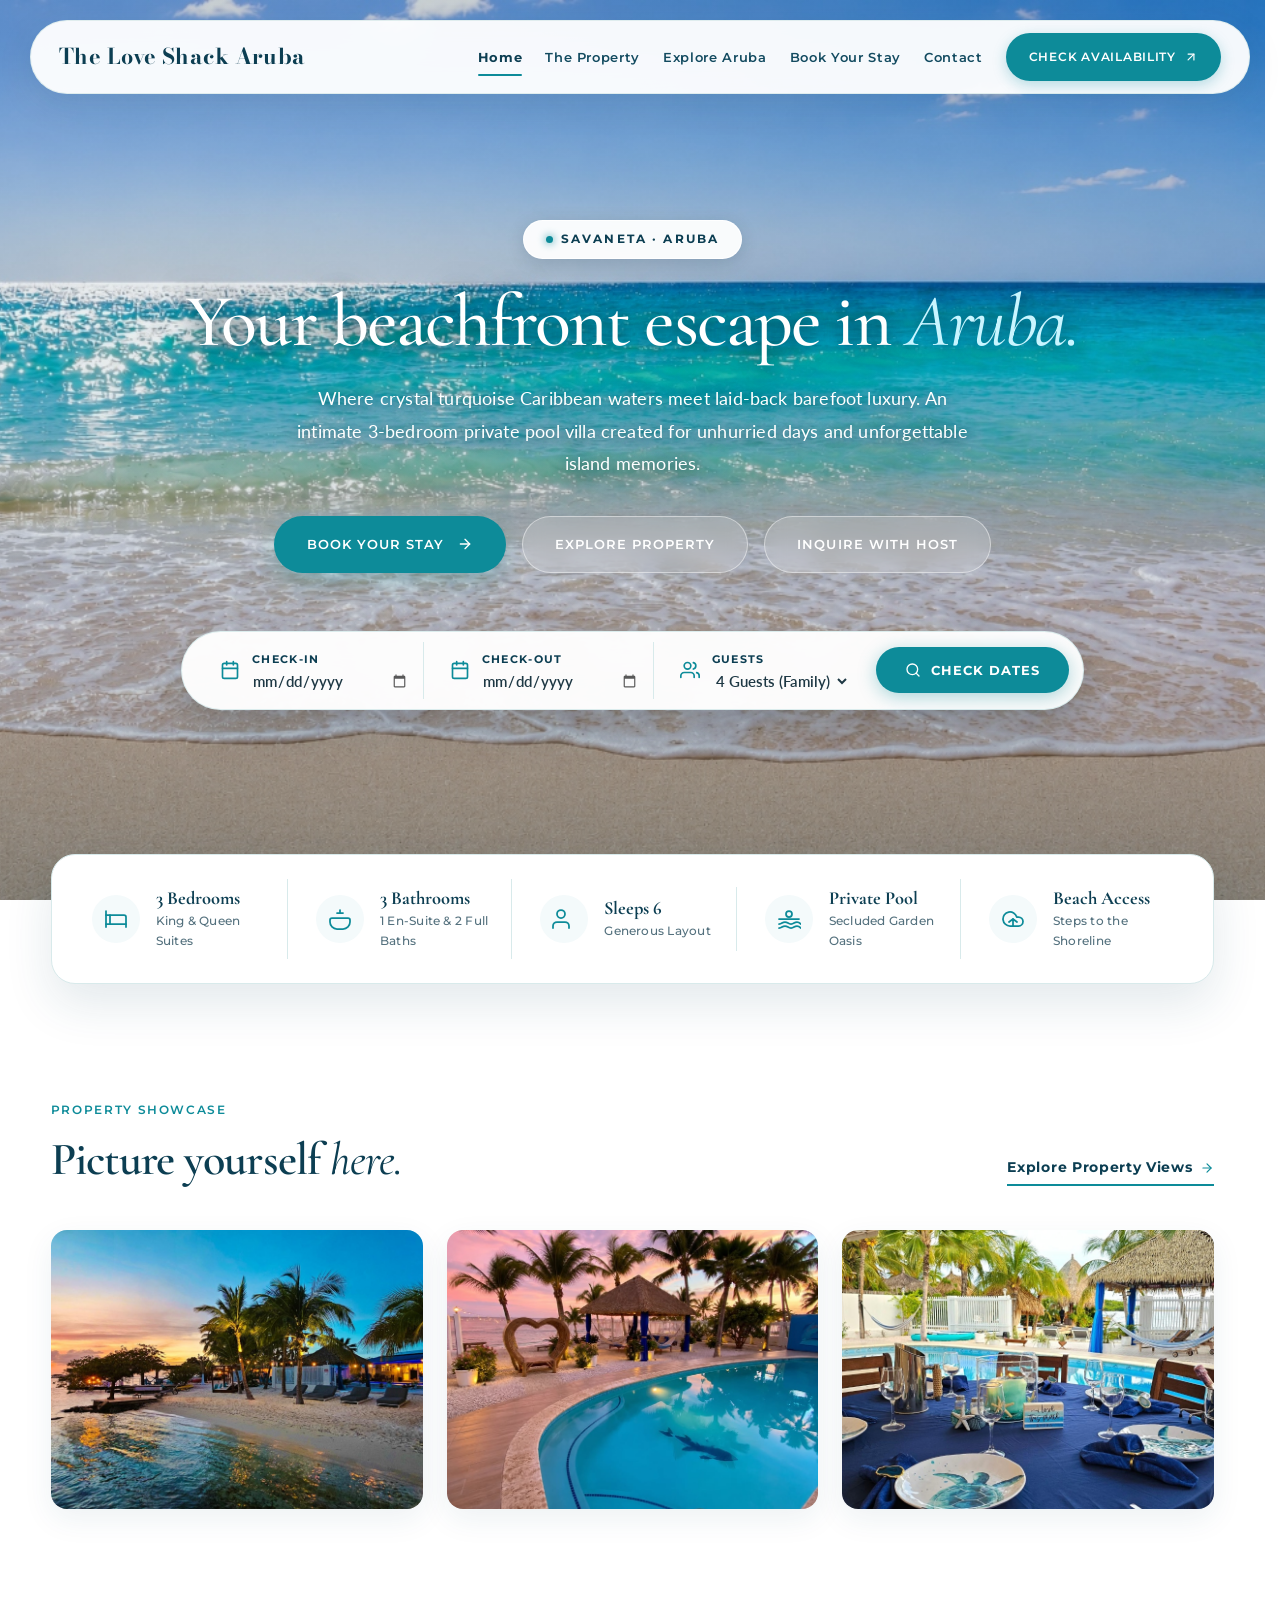
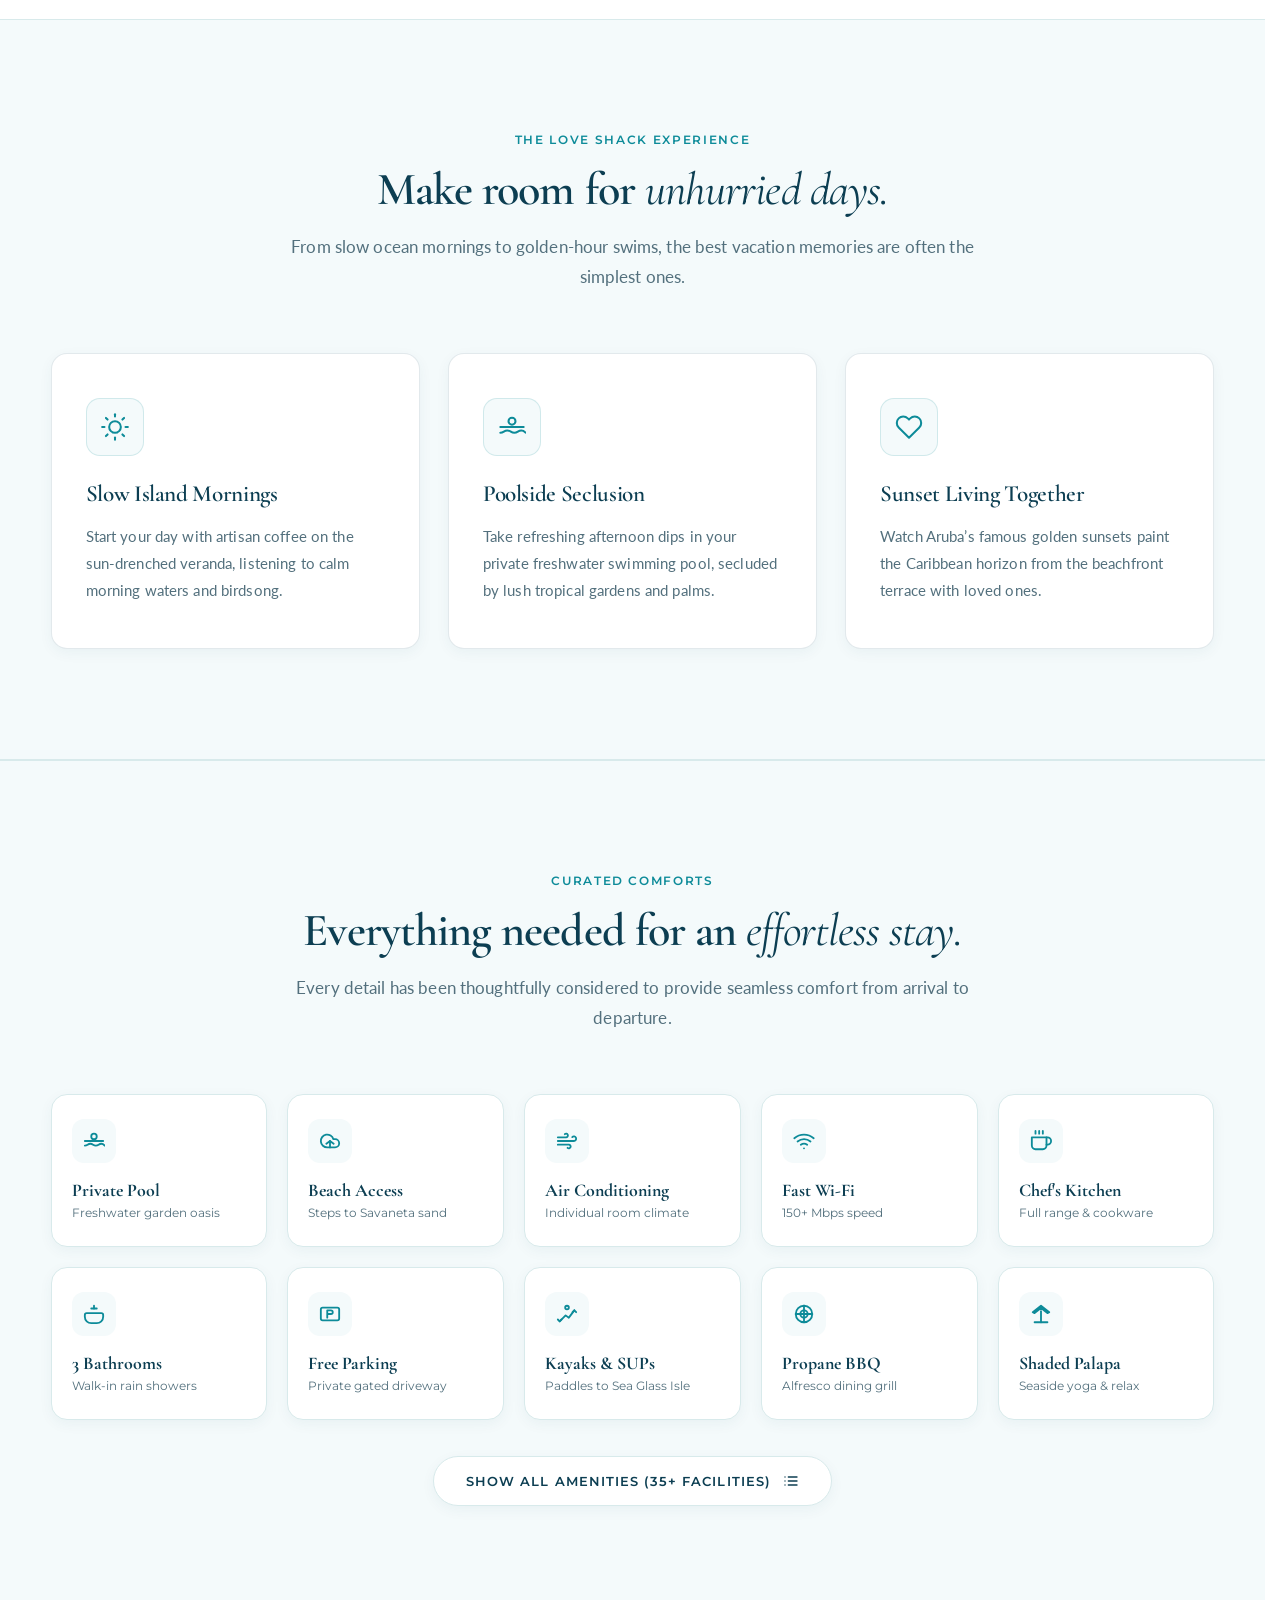
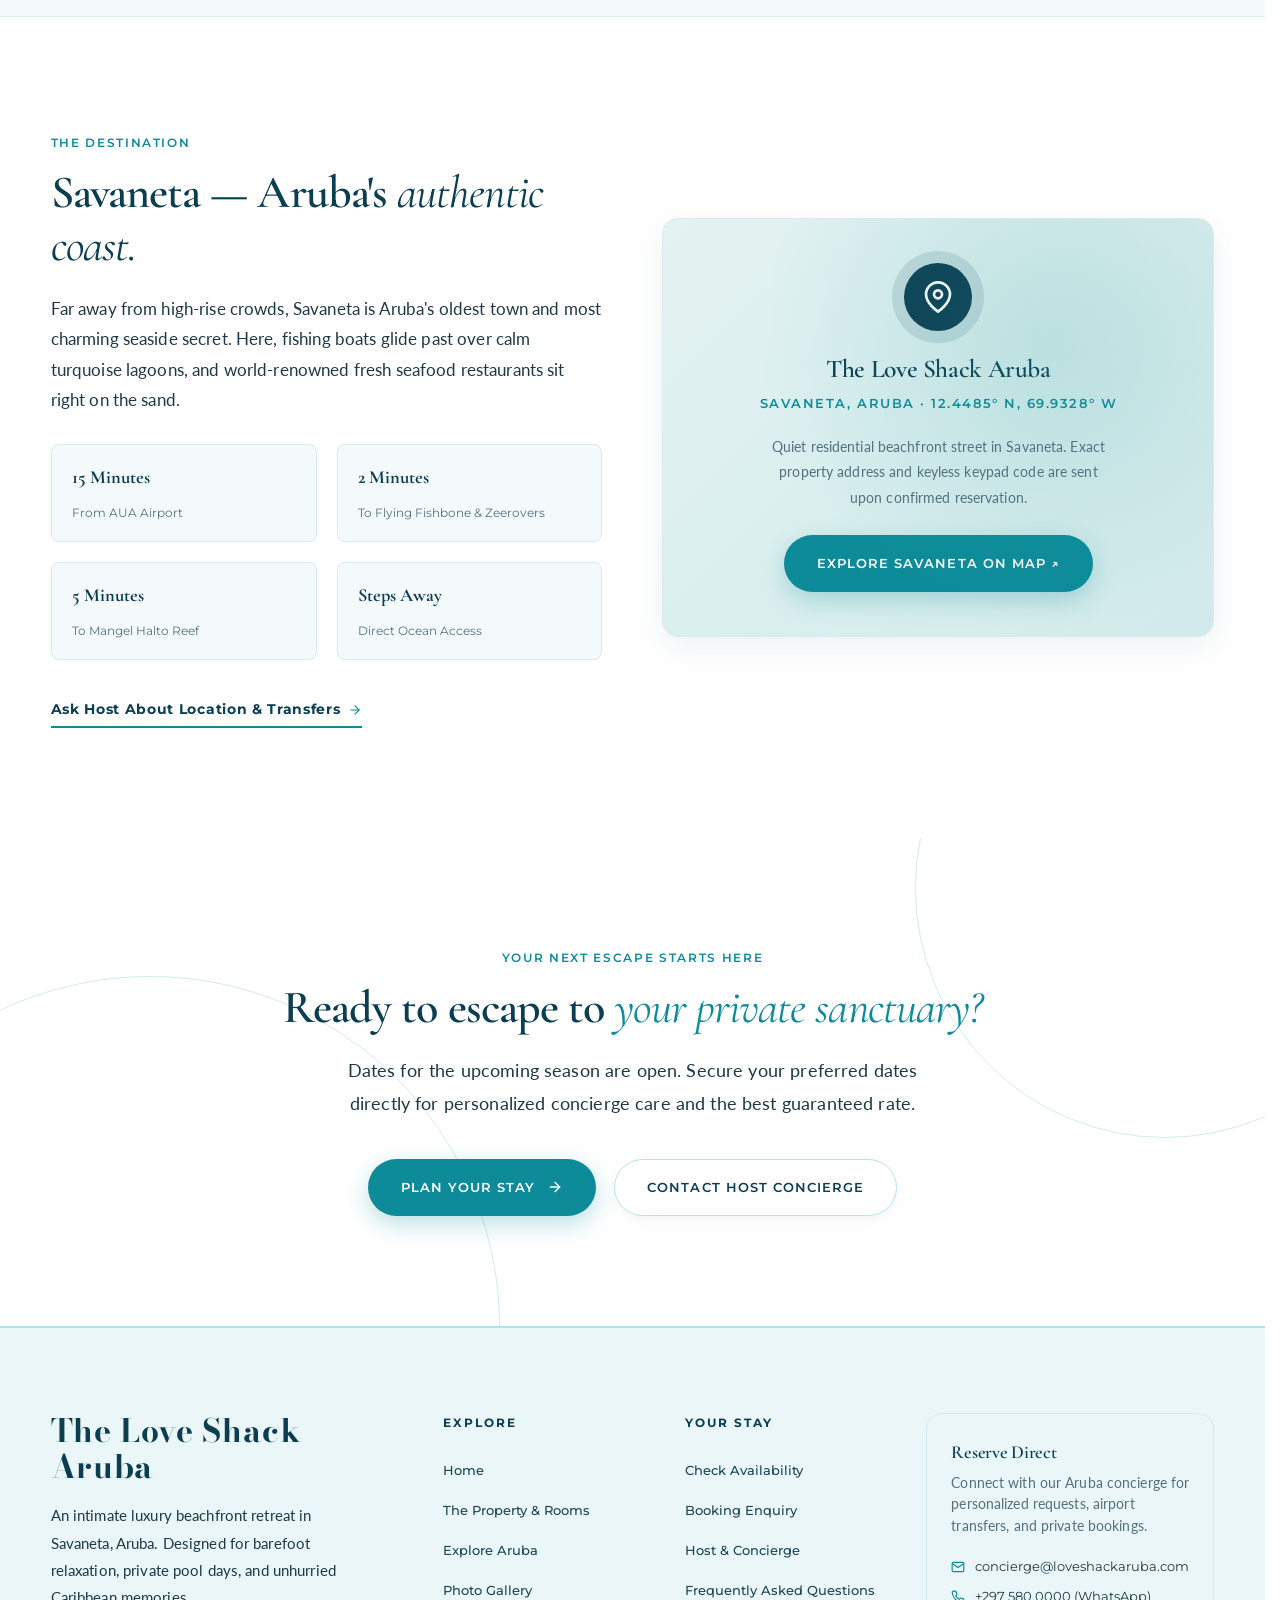
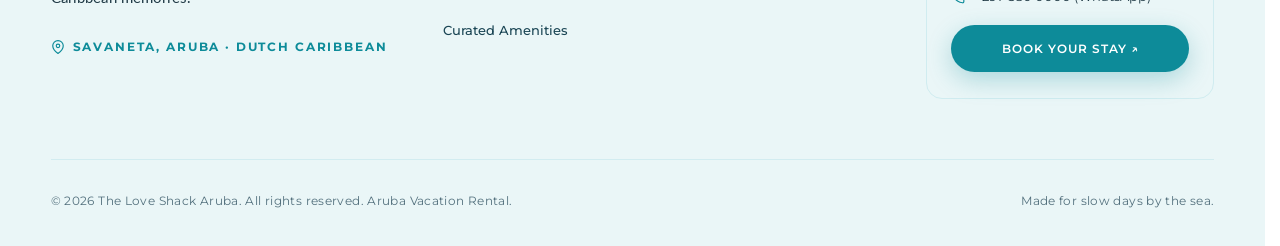
<file: index.html>
<!doctype html>
<html lang="en">
<head>
  <meta charset="utf-8">
  <meta name="viewport" content="width=device-width, initial-scale=1">
  <title>The Love Shack Aruba | Luxury Beachfront Villa in Savaneta</title>
  <meta name="description" content="An intimate 3-bedroom luxury beachfront vacation villa in Savaneta, Aruba. Private swimming pool, direct Caribbean sea access, and serene island living.">
  
  <!-- Typography System: Pacifico (Logo), Cormorant Garamond (Headings), Lato (Body), Montserrat (Nav & Buttons) -->
  <link rel="preconnect" href="https://fonts.googleapis.com">
  <link rel="preconnect" href="https://fonts.gstatic.com" crossorigin>
  <link href="https://fonts.googleapis.com/css2?family=Bodoni+Moda:ital,opsz,wght@0,6..96,400..900;1,6..96,400..900&family=Cormorant+Garamond:ital,wght@0,400;0,500;0,600;0,700;1,400;1,600&family=Lato:ital,wght@0,300;0,400;0,700;1,300;1,400&family=Montserrat:wght@400;500;600;700&family=Pacifico&display=swap" rel="stylesheet">
  
  <link rel="stylesheet" href="assets/css/style.css?v=5.3">
</head>
<body>

  <!-- Floating Luxury Navigation Bar (Reference 1 & 2 Synthesis) -->
  <div class="header-wrapper">
    <header class="header">
      <a class="logo" href="index.html" aria-label="The Love Shack Aruba Homepage">The Love Shack Aruba</a>
      
      <button class="menu-btn" aria-label="Toggle navigation menu" aria-expanded="false">
        <svg class="icon-hamburger" viewBox="0 0 24 24" fill="none" stroke="currentColor" stroke-width="2" stroke-linecap="round" stroke-linejoin="round" aria-hidden="true">
          <line x1="3" y1="12" x2="21" y2="12"></line>
          <line x1="3" y1="6" x2="21" y2="6"></line>
          <line x1="3" y1="18" x2="21" y2="18"></line>
        </svg>
        <svg class="icon-close" viewBox="0 0 24 24" fill="none" stroke="currentColor" stroke-width="2" stroke-linecap="round" stroke-linejoin="round" aria-hidden="true">
          <line x1="18" y1="6" x2="6" y2="18"></line>
          <line x1="6" y1="6" x2="18" y2="18"></line>
        </svg>
      </button>

      <nav class="nav" aria-label="Main Navigation">
        <a class="current" href="index.html">Home</a>
        <a href="property.html">The Property</a>
        <a href="explore-aruba.html">Explore Aruba</a>
        <a href="booking.html">Book Your Stay</a>
        <a href="contact.html">Contact</a>
        <a class="nav-cta" href="booking.html">
          Check Availability
          <svg viewBox="0 0 24 24" fill="none" stroke="currentColor" stroke-width="2" stroke-linecap="round" stroke-linejoin="round">
            <line x1="7" y1="17" x2="17" y2="7"></line>
            <polyline points="7 7 17 7 17 17"></polyline>
          </svg>
        </a>
      </nav>
    </header>
  </div>

  <main>
    <!-- Immersive Beachfront Hero Section (Reference 1 & 2 Inspirations) -->
    <section class="hero" aria-label="Welcome to The Love Shack Aruba">
      <div class="hero-bg" role="img" aria-label="Caribbean beachfront and ocean hero photograph"></div>
      <div class="hero-overlay"></div>
      
      <div class="hero-content">
        <div class="hero-tag">
          <span>SAVANETA · ARUBA</span>
        </div>

        <h1>Your beachfront escape in <em>Aruba.</em></h1>
        
        <p class="hero-description">
          Where crystal turquoise Caribbean waters meet laid-back barefoot luxury. An intimate 3-bedroom private pool villa created for unhurried days and unforgettable island memories.
        </p>

        <div class="hero-actions">
          <a class="btn btn-teal" href="booking.html">
            Book Your Stay
            <svg viewBox="0 0 24 24" fill="none" stroke="currentColor" stroke-width="2" stroke-linecap="round" stroke-linejoin="round">
              <line x1="5" y1="12" x2="19" y2="12"></line>
              <polyline points="12 5 19 12 12 19"></polyline>
            </svg>
          </a>
          <a class="btn btn-glass" href="property.html#accommodations">Explore Property</a>
          <a class="btn btn-glass" href="contact.html">Inquire With Host</a>
        </div>

        <!-- Central Floating Booking Search Bar (Signature Reference 1 Element) -->
        <div class="hero-search-wrapper">
          <form class="hero-search-bar" id="heroSearchForm" action="booking.html" method="GET" aria-label="Quick search availability">
            <div class="search-field">
              <div class="search-field-icon">
                <svg viewBox="0 0 24 24" fill="none" stroke="currentColor" stroke-width="2" stroke-linecap="round" stroke-linejoin="round">
                  <rect x="3" y="4" width="18" height="18" rx="2" ry="2"></rect>
                  <line x1="16" y1="2" x2="16" y2="6"></line>
                  <line x1="8" y1="2" x2="8" y2="6"></line>
                  <line x1="3" y1="10" x2="21" y2="10"></line>
                </svg>
              </div>
              <div class="search-field-body">
                <span class="search-field-label">Check-In</span>
                <input type="date" id="heroCheckin" name="checkin" aria-label="Check-in date">
              </div>
            </div>

            <div class="search-field">
              <div class="search-field-icon">
                <svg viewBox="0 0 24 24" fill="none" stroke="currentColor" stroke-width="2" stroke-linecap="round" stroke-linejoin="round">
                  <rect x="3" y="4" width="18" height="18" rx="2" ry="2"></rect>
                  <line x1="16" y1="2" x2="16" y2="6"></line>
                  <line x1="8" y1="2" x2="8" y2="6"></line>
                  <line x1="3" y1="10" x2="21" y2="10"></line>
                </svg>
              </div>
              <div class="search-field-body">
                <span class="search-field-label">Check-Out</span>
                <input type="date" id="heroCheckout" name="checkout" aria-label="Check-out date">
              </div>
            </div>

            <div class="search-field">
              <div class="search-field-icon">
                <svg viewBox="0 0 24 24" fill="none" stroke="currentColor" stroke-width="2" stroke-linecap="round" stroke-linejoin="round">
                  <path d="M17 21v-2a4 4 0 0 0-4-4H5a4 4 0 0 0-4 4v2"></path>
                  <circle cx="9" cy="7" r="4"></circle>
                  <path d="M23 21v-2a4 4 0 0 0-3-3.87"></path>
                  <path d="M16 3.13a4 4 0 0 1 0 7.75"></path>
                </svg>
              </div>
              <div class="search-field-body">
                <span class="search-field-label">Guests</span>
                <select id="heroGuests" name="guests" aria-label="Number of guests">
                  <option value="2">2 Guests (Couple)</option>
                  <option value="4" selected>4 Guests (Family)</option>
                  <option value="6">6 Guests (Max)</option>
                </select>
              </div>
            </div>

            <button type="submit" class="search-btn">
              <svg viewBox="0 0 24 24" fill="none" stroke="currentColor" stroke-width="2" stroke-linecap="round" stroke-linejoin="round">
                <circle cx="11" cy="11" r="8"></circle>
                <line x1="21" y1="21" x2="16.65" y2="16.65"></line>
              </svg>
              <span>Check Dates</span>
            </button>
          </form>
        </div>
      </div>
    </section>

    <!-- Floating Amenity Information Strip (Signature Reference 2 Element) -->
    <section class="amenity-strip-section wrap" aria-label="Property Key Highlights">
      <div class="amenity-strip-container">
        <div class="strip-item">
          <div class="strip-icon">
            <svg viewBox="0 0 24 24" fill="none" stroke="currentColor" stroke-linecap="round" stroke-linejoin="round">
              <path d="M2 4v16"></path>
              <path d="M2 8h18a2 2 0 0 1 2 2v10"></path>
              <path d="M2 17h20"></path>
              <path d="M6 8v9"></path>
            </svg>
          </div>
          <div class="strip-text">
            <strong>3 Bedrooms</strong>
            <span>King & Queen Suites</span>
          </div>
        </div>

        <div class="strip-item">
          <div class="strip-icon">
            <svg viewBox="0 0 24 24" fill="none" stroke="currentColor" stroke-linecap="round" stroke-linejoin="round">
              <path d="M9 6h6"></path>
              <path d="M12 3v3"></path>
              <path d="M4 11h16a2 2 0 0 1 2 2v2a7 7 0 0 1-7 7H9a7 7 0 0 1-7-7v-2a2 2 0 0 1 2-2z"></path>
            </svg>
          </div>
          <div class="strip-text">
            <strong>3 Bathrooms</strong>
            <span>1 En-Suite &amp; 2 Full Baths</span>
          </div>
        </div>

        <div class="strip-item">
          <div class="strip-icon">
            <svg viewBox="0 0 24 24" fill="none" stroke="currentColor" stroke-linecap="round" stroke-linejoin="round">
              <path d="M17 21v-2a4 4 0 0 0-4-4H5a4 4 0 0 0-4 4v2"></path>
              <circle cx="9" cy="7" r="4"></circle>
            </svg>
          </div>
          <div class="strip-text">
            <strong>Sleeps 6</strong>
            <span>Generous Layout</span>
          </div>
        </div>

        <div class="strip-item">
          <div class="strip-icon">
            <svg viewBox="0 0 24 24" fill="none" stroke="currentColor" stroke-linecap="round" stroke-linejoin="round">
              <path d="M2 12h20"></path>
              <path d="M2 17c3 0 3-2 6-2s3 2 6 2 3-2 6-2 3 2 4 2"></path>
              <path d="M2 21c3 0 3-2 6-2s3 2 6 2 3-2 6-2 3 2 4 2"></path>
              <circle cx="12" cy="7" r="3"></circle>
            </svg>
          </div>
          <div class="strip-text">
            <strong>Private Pool</strong>
            <span>Secluded Garden Oasis</span>
          </div>
        </div>

        <div class="strip-item">
          <div class="strip-icon">
            <svg viewBox="0 0 24 24" fill="none" stroke="currentColor" stroke-linecap="round" stroke-linejoin="round">
              <path d="M17.5 19H9a7 7 0 1 1 6.71-9h1.79a4.5 4.5 0 1 1 0 9Z"></path>
              <path d="M12 12v7"></path>
              <path d="m8 15 4-3 4 3"></path>
            </svg>
          </div>
          <div class="strip-text">
            <strong>Beach Access</strong>
            <span>Steps to the Shoreline</span>
          </div>
        </div>
      </div>
    </section>

    <!-- Curated Gallery Preview Section: Showcase Gallery -->
    <section class="gallery-section wrap property-showcase-section" id="gallery" aria-label="Villa Gallery Preview">
      <div class="gallery-header-row">
        <div>
          <span class="eyebrow">PROPERTY SHOWCASE</span>
          <h2>Picture yourself <em>here.</em></h2>
        </div>
        <a class="btn-text-link" href="property.html#gallery">
          Explore Property Views
          <svg viewBox="0 0 24 24" fill="none" stroke="currentColor" stroke-width="2" stroke-linecap="round" stroke-linejoin="round">
            <line x1="5" y1="12" x2="19" y2="12"></line>
            <polyline points="12 5 19 12 12 19"></polyline>
          </svg>
        </a>
      </div>

      <!-- 3-Photo Property Showcase Gallery Grid -->
      <div class="gallery-grid">
        <div class="gallery-item">
          <img src="assets/images/showcase-1.jpg" alt="Beachfront sunset lounge and illuminated palm trees along the Savaneta coastline" loading="lazy">
          <div class="gallery-overlay">
            <span class="gallery-tag">Beachfront &amp; Sunset</span>
            <p class="gallery-caption">Savaneta Beachfront Sunset</p>
          </div>
        </div>

        <div class="gallery-item">
          <img src="assets/images/showcase-2.jpg" alt="Private swimming pool with dolphin mosaic, heart lounge chair, and thatched palapa at twilight" loading="lazy" style="object-position: center 60%;">
          <div class="gallery-overlay">
            <span class="gallery-tag">Pool &amp; Cabana</span>
            <p class="gallery-caption">Twilight Pool &amp; Palapa Oasis</p>
          </div>
        </div>

        <div class="gallery-item">
          <img src="assets/images/showcase-3.jpg" alt="Alfresco poolside dining veranda set with coastal table settings and champagne" loading="lazy">
          <div class="gallery-overlay">
            <span class="gallery-tag">Alfresco Dining</span>
            <p class="gallery-caption">Poolside Dining Veranda</p>
          </div>
        </div>
      </div>
    </section>

    <!-- The Experience / Island Rhythm Section -->
    <section class="experience-section" aria-label="The Villa Experience">
      <div class="wrap">
        <div class="section-header">
          <span class="eyebrow center">THE LOVE SHACK EXPERIENCE</span>
          <h2>Make room for <em>unhurried days.</em></h2>
          <p>From slow ocean mornings to golden-hour swims, the best vacation memories are often the simplest ones.</p>
        </div>

        <div class="experience-grid">
          <article class="experience-card">
            <div class="experience-icon-wrap">
              <svg viewBox="0 0 24 24" fill="none" stroke="currentColor" stroke-linecap="round" stroke-linejoin="round">
                <circle cx="12" cy="12" r="5"></circle>
                <line x1="12" y1="1" x2="12" y2="3"></line>
                <line x1="12" y1="21" x2="12" y2="23"></line>
                <line x1="4.22" y1="4.22" x2="5.64" y2="5.64"></line>
                <line x1="18.36" y1="18.36" x2="19.78" y2="19.78"></line>
                <line x1="1" y1="12" x2="3" y2="12"></line>
                <line x1="21" y1="12" x2="23" y2="12"></line>
                <line x1="4.22" y1="19.78" x2="5.64" y2="18.36"></line>
                <line x1="18.36" y1="5.64" x2="19.78" y2="4.22"></line>
              </svg>
            </div>
            <h3>Slow Island Mornings</h3>
            <p>Start your day with artisan coffee on the sun-drenched veranda, listening to calm morning waters and birdsong.</p>
          </article>

          <article class="experience-card">
            <div class="experience-icon-wrap">
              <svg viewBox="0 0 24 24" fill="none" stroke="currentColor" stroke-linecap="round" stroke-linejoin="round">
                <path d="M2 12h20"></path>
                <path d="M2 17c3 0 3-2 6-2s3 2 6 2 3-2 6-2 3 2 4 2"></path>
                <circle cx="12" cy="7" r="3"></circle>
              </svg>
            </div>
            <h3>Poolside Seclusion</h3>
            <p>Take refreshing afternoon dips in your private freshwater swimming pool, secluded by lush tropical gardens and palms.</p>
          </article>

          <article class="experience-card">
            <div class="experience-icon-wrap">
              <svg viewBox="0 0 24 24" fill="none" stroke="currentColor" stroke-linecap="round" stroke-linejoin="round">
                <path d="M20.84 4.61a5.5 5.5 0 0 0-7.78 0L12 5.67l-1.06-1.06a5.5 5.5 0 0 0-7.78 7.78l1.06 1.06L12 21.23l7.78-7.78 1.06-1.06a5.5 5.5 0 0 0 0-7.78z"></path>
              </svg>
            </div>
            <h3>Sunset Living Together</h3>
            <p>Watch Aruba’s famous golden sunsets paint the Caribbean horizon from the beachfront terrace with loved ones.</p>
          </article>
        </div>
      </div>
    </section>

    <!-- Curated Luxury Amenities Section -->
    <section class="amenities-section" id="amenities" aria-label="Villa Amenities">
      <div class="wrap">
        <div class="section-header">
          <span class="eyebrow center">CURATED COMFORTS</span>
          <h2>Everything needed for an <em>effortless stay.</em></h2>
          <p>Every detail has been thoughtfully considered to provide seamless comfort from arrival to departure.</p>
        </div>

        <!-- Popular Amenities Featured Preview Grid -->
        <div class="amenities-popular-grid">
          <!-- 1. Pool -->
          <div class="amenity-popular-card">
            <div class="amenity-popular-icon">
              <svg viewBox="0 0 24 24" fill="none" stroke="currentColor" stroke-width="2" stroke-linecap="round" stroke-linejoin="round">
                <path d="M2 12h20"></path>
                <path d="M2 17c3 0 3-2 6-2s3 2 6 2 3-2 6-2 3 2 4 2"></path>
                <circle cx="12" cy="7" r="3"></circle>
              </svg>
            </div>
            <strong>Private Pool</strong>
            <span>Freshwater garden oasis</span>
          </div>

          <!-- 2. Beach Access -->
          <div class="amenity-popular-card">
            <div class="amenity-popular-icon">
              <svg viewBox="0 0 24 24" fill="none" stroke="currentColor" stroke-width="2" stroke-linecap="round" stroke-linejoin="round">
                <path d="M17.5 19H9a7 7 0 1 1 6.71-9h1.79a4.5 4.5 0 1 1 0 9Z"></path>
                <path d="M12 12v7"></path>
                <path d="m8 15 4-3 4 3"></path>
              </svg>
            </div>
            <strong>Beach Access</strong>
            <span>Steps to Savaneta sand</span>
          </div>

          <!-- 3. Air Conditioning -->
          <div class="amenity-popular-card">
            <div class="amenity-popular-icon">
              <svg viewBox="0 0 24 24" fill="none" stroke="currentColor" stroke-width="2" stroke-linecap="round" stroke-linejoin="round">
                <path d="M9.59 4.59A2 2 0 1 1 11 8H2m10.59 11.41A2 2 0 1 0 14 16H2m15.73-8.27A2.5 2.5 0 1 1 19.5 12H2"></path>
              </svg>
            </div>
            <strong>Air Conditioning</strong>
            <span>Individual room climate</span>
          </div>

          <!-- 4. Wi-Fi -->
          <div class="amenity-popular-card">
            <div class="amenity-popular-icon">
              <svg viewBox="0 0 24 24" fill="none" stroke="currentColor" stroke-width="2" stroke-linecap="round" stroke-linejoin="round">
                <path d="M5 12.55a11 11 0 0 1 14.08 0"></path>
                <path d="M1.42 9a16 16 0 0 1 21.16 0"></path>
                <path d="M8.53 16.11a6 6 0 0 1 6.95 0"></path>
                <line x1="12" y1="20" x2="12.01" y2="20"></line>
              </svg>
            </div>
            <strong>Fast Wi-Fi</strong>
            <span>150+ Mbps speed</span>
          </div>

          <!-- 5. Kitchen -->
          <div class="amenity-popular-card">
            <div class="amenity-popular-icon">
              <svg viewBox="0 0 24 24" fill="none" stroke="currentColor" stroke-width="2" stroke-linecap="round" stroke-linejoin="round">
                <path d="M18 8h1a4 4 0 0 1 0 8h-1"></path>
                <path d="M2 8h16v9a4 4 0 0 1-4 4H6a4 4 0 0 1-4-4V8z"></path>
                <line x1="6" y1="1" x2="6" y2="4"></line>
                <line x1="10" y1="1" x2="10" y2="4"></line>
                <line x1="14" y1="1" x2="14" y2="4"></line>
              </svg>
            </div>
            <strong>Chef's Kitchen</strong>
            <span>Full range & cookware</span>
          </div>

          <!-- 6. Bathrooms -->
          <div class="amenity-popular-card">
            <div class="amenity-popular-icon">
              <svg viewBox="0 0 24 24" fill="none" stroke="currentColor" stroke-width="2" stroke-linecap="round" stroke-linejoin="round">
                <path d="M9 6h6"></path>
                <path d="M12 3v3"></path>
                <path d="M4 11h16a2 2 0 0 1 2 2v2a7 7 0 0 1-7 7H9a7 7 0 0 1-7-7v-2a2 2 0 0 1 2-2z"></path>
              </svg>
            </div>
            <strong>3 Bathrooms</strong>
            <span>Walk-in rain showers</span>
          </div>

          <!-- 7. Gated Parking -->
          <div class="amenity-popular-card">
            <div class="amenity-popular-icon">
              <svg viewBox="0 0 24 24" fill="none" stroke="currentColor" stroke-width="2" stroke-linecap="round" stroke-linejoin="round">
                <rect x="2" y="5" width="20" height="14" rx="2"></rect>
                <path d="M9 16V8h4a2 2 0 0 1 0 4H9"></path>
              </svg>
            </div>
            <strong>Free Parking</strong>
            <span>Private gated driveway</span>
          </div>

          <!-- 8. Kayaks & SUPs -->
          <div class="amenity-popular-card">
            <div class="amenity-popular-icon">
              <svg viewBox="0 0 24 24" fill="none" stroke="currentColor" stroke-width="2" stroke-linecap="round" stroke-linejoin="round">
                <circle cx="12" cy="5" r="2"></circle>
                <path d="m4 20 6.5-6.5L14 16l6-8"></path>
                <path d="m2 18 2 2 2-2"></path>
                <path d="m18 10 2-2 2 2"></path>
              </svg>
            </div>
            <strong>Kayaks & SUPs</strong>
            <span>Paddles to Sea Glass Isle</span>
          </div>

          <!-- 9. BBQ Grill -->
          <div class="amenity-popular-card">
            <div class="amenity-popular-icon">
              <svg viewBox="0 0 24 24" fill="none" stroke="currentColor" stroke-width="2" stroke-linecap="round" stroke-linejoin="round">
                <circle cx="12" cy="12" r="9"></circle>
                <path d="M12 3v18"></path>
                <path d="M3 12h18"></path>
                <circle cx="12" cy="12" r="4"></circle>
              </svg>
            </div>
            <strong>Propane BBQ</strong>
            <span>Alfresco dining grill</span>
          </div>

          <!-- 10. Beach Palapa -->
          <div class="amenity-popular-card">
            <div class="amenity-popular-icon">
              <svg viewBox="0 0 24 24" fill="none" stroke="currentColor" stroke-width="2" stroke-linecap="round" stroke-linejoin="round">
                <path d="m12 3 9 7-2 1-7-5.5L5 11l-2-1 9-7z"></path>
                <path d="M12 9v12"></path>
                <path d="M5 21h14"></path>
              </svg>
            </div>
            <strong>Shaded Palapa</strong>
            <span>Seaside yoga & relax</span>
          </div>
        </div>

        <!-- Amenities Action Row: Button to open full modal -->
        <div class="amenities-action-row">
          <button type="button" class="btn btn-outline" id="openAmenitiesModalBtn" aria-haspopup="dialog" aria-expanded="false" aria-controls="amenitiesModal">
            <span>Show All Amenities (35+ Facilities)</span>
            <svg viewBox="0 0 24 24" fill="none" stroke="currentColor" stroke-width="2" stroke-linecap="round" stroke-linejoin="round">
              <line x1="8" y1="6" x2="21" y2="6"></line>
              <line x1="8" y1="12" x2="21" y2="12"></line>
              <line x1="8" y1="18" x2="21" y2="18"></line>
              <line x1="3" y1="6" x2="3.01" y2="6"></line>
              <line x1="3" y1="12" x2="3.01" y2="12"></line>
              <line x1="3" y1="18" x2="3.01" y2="18"></line>
            </svg>
          </button>
        </div>
      </div>
    </section>

    <!-- Full Categorized Amenities Modal -->
    <div class="amenities-modal" id="amenitiesModal" role="dialog" aria-modal="true" aria-labelledby="amenitiesModalTitle" aria-hidden="true">
      <div class="amenities-modal-backdrop" id="amenitiesModalBackdrop"></div>
      <div class="amenities-modal-dialog">
        <div class="amenities-modal-header">
          <h3 id="amenitiesModalTitle">What this place offers</h3>
          <button type="button" class="amenities-modal-close" id="closeAmenitiesModalBtn" aria-label="Close amenities dialog">
            <svg viewBox="0 0 24 24" fill="none" stroke="currentColor" stroke-width="2" stroke-linecap="round" stroke-linejoin="round">
              <line x1="18" y1="6" x2="6" y2="18"></line>
              <line x1="6" y1="6" x2="18" y2="18"></line>
            </svg>
          </button>
        </div>

        <div class="amenities-modal-body">
          <p class="amenities-modal-intro">
            Comprehensive list of confirmed amenities and facilities provided at The Love Shack Aruba in Savaneta. Accommodates up to 6 guests with 3 private en-suite suites.
          </p>

          <!-- 1. Popular Amenities -->
          <div class="amenity-modal-category">
            <h4 class="amenity-modal-category-title">
              <svg viewBox="0 0 24 24" fill="none" stroke="currentColor" stroke-width="2" stroke-linecap="round" stroke-linejoin="round"><polygon points="12 2 15.09 8.26 22 9.27 17 14.14 18.18 21.02 12 17.77 5.82 21.02 7 14.14 2 9.27 8.91 8.26 12 2"></polygon></svg>
              1. Popular amenities
            </h4>
            <ul class="amenity-modal-items">
              <li class="amenity-modal-item">
                <span class="amenity-dot"></span>
                <span>Private freshwater swimming pool</span>
              </li>
              <li class="amenity-modal-item">
                <span class="amenity-dot"></span>
                <span>Direct sandy beach access</span>
              </li>
              <li class="amenity-modal-item">
                <span class="amenity-dot"></span>
                <span>Full villa air conditioning throughout</span>
              </li>
              <li class="amenity-modal-item">
                <span class="amenity-dot"></span>
                <span>High-speed Wi-Fi (150+ Mbps)</span>
              </li>
              <li class="amenity-modal-item">
                <span class="amenity-dot"></span>
                <span>Fully equipped chef's kitchen</span>
              </li>
              <li class="amenity-modal-item">
                <span class="amenity-dot"></span>
                <span>Free private gated parking on premises</span>
              </li>
            </ul>
          </div>

          <!-- 2. Bathroom -->
          <div class="amenity-modal-category">
            <h4 class="amenity-modal-category-title">
              <svg viewBox="0 0 24 24" fill="none" stroke="currentColor" stroke-width="2" stroke-linecap="round" stroke-linejoin="round"><path d="M9 6h6"></path><path d="M12 3v3"></path><path d="M4 11h16a2 2 0 0 1 2 2v2a7 7 0 0 1-7 7H9a7 7 0 0 1-7-7v-2a2 2 0 0 1 2-2z"></path></svg>
              2. Bathroom
            </h4>
            <ul class="amenity-modal-items">
              <li class="amenity-modal-item">
                <span class="amenity-dot"></span>
                <span>3 private en-suite spa bathrooms</span>
              </li>
              <li class="amenity-modal-item">
                <span class="amenity-dot"></span>
                <span>Walk-in rain showers</span>
              </li>
              <li class="amenity-modal-item">
                <span class="amenity-dot"></span>
                <span>Outdoor tropical garden rain shower</span>
              </li>
              <li class="amenity-modal-item">
                <span class="amenity-dot"></span>
                <span>Continuous hot water</span>
              </li>
              <li class="amenity-modal-item">
                <span class="amenity-dot"></span>
                <span>Hair dryers in each bathroom</span>
              </li>
              <li class="amenity-modal-item">
                <span class="amenity-dot"></span>
                <span>Plush bath towels, hand towels & toiletries</span>
              </li>
            </ul>
          </div>

          <!-- 3. Bedroom and Laundry -->
          <div class="amenity-modal-category">
            <h4 class="amenity-modal-category-title">
              <svg viewBox="0 0 24 24" fill="none" stroke="currentColor" stroke-width="2" stroke-linecap="round" stroke-linejoin="round"><path d="M2 4v16"></path><path d="M2 8h18a2 2 0 0 1 2 2v10"></path><path d="M2 17h20"></path><path d="M6 8v9"></path></svg>
              3. Bedroom and laundry
            </h4>
            <ul class="amenity-modal-items">
              <li class="amenity-modal-item">
                <span class="amenity-dot"></span>
                <span>3 private bedrooms (2 King suites, 1 Queen/Twin suite)</span>
              </li>
              <li class="amenity-modal-item">
                <span class="amenity-dot"></span>
                <span>Premium high-thread cotton bed linens</span>
              </li>
              <li class="amenity-modal-item">
                <span class="amenity-dot"></span>
                <span>Extra pillows & blankets</span>
              </li>
              <li class="amenity-modal-item">
                <span class="amenity-dot"></span>
                <span>Room-darkening shades</span>
              </li>
              <li class="amenity-modal-item">
                <span class="amenity-dot"></span>
                <span>Custom teak wardrobes, hangers & luggage space</span>
              </li>
              <li class="amenity-modal-item">
                <span class="amenity-dot"></span>
                <span>Washing machine and dryer</span>
              </li>
              <li class="amenity-modal-item">
                <span class="amenity-dot"></span>
                <span>Iron & ironing board</span>
              </li>
            </ul>
          </div>

          <!-- 4. Entertainment -->
          <div class="amenity-modal-category">
            <h4 class="amenity-modal-category-title">
              <svg viewBox="0 0 24 24" fill="none" stroke="currentColor" stroke-width="2" stroke-linecap="round" stroke-linejoin="round"><rect x="2" y="7" width="20" height="15" rx="2" ry="2"></rect><polyline points="17 2 12 7 7 2"></polyline></svg>
              4. Entertainment
            </h4>
            <ul class="amenity-modal-items">
              <li class="amenity-modal-item">
                <span class="amenity-dot"></span>
                <span>Smart 4K TV with streaming capability</span>
              </li>
              <li class="amenity-modal-item">
                <span class="amenity-dot"></span>
                <span>Bluetooth high-fidelity sound bar</span>
              </li>
              <li class="amenity-modal-item">
                <span class="amenity-dot"></span>
                <span>Aruban guide books & island reading collection</span>
              </li>
              <li class="amenity-modal-item">
                <span class="amenity-dot"></span>
                <span>Board games & family activities</span>
              </li>
            </ul>
          </div>

          <!-- 5. Kitchen and Dining -->
          <div class="amenity-modal-category">
            <h4 class="amenity-modal-category-title">
              <svg viewBox="0 0 24 24" fill="none" stroke="currentColor" stroke-width="2" stroke-linecap="round" stroke-linejoin="round"><path d="M18 8h1a4 4 0 0 1 0 8h-1"></path><path d="M2 8h16v9a4 4 0 0 1-4 4H6a4 4 0 0 1-4-4V8z"></path><line x1="6" y1="1" x2="6" y2="4"></line><line x1="10" y1="1" x2="10" y2="4"></line><line x1="14" y1="1" x2="14" y2="4"></line></svg>
              5. Kitchen and dining
            </h4>
            <ul class="amenity-modal-items">
              <li class="amenity-modal-item">
                <span class="amenity-dot"></span>
                <span>Full-size refrigerator and freezer with ice maker</span>
              </li>
              <li class="amenity-modal-item">
                <span class="amenity-dot"></span>
                <span>Gas cooking range</span>
              </li>
              <li class="amenity-modal-item">
                <span class="amenity-dot"></span>
                <span>Microwave & toaster</span>
              </li>
              <li class="amenity-modal-item">
                <span class="amenity-dot"></span>
                <span>Drip coffee maker</span>
              </li>
              <li class="amenity-modal-item">
                <span class="amenity-dot"></span>
                <span>Handcrafted wooden breakfast island with seating</span>
              </li>
              <li class="amenity-modal-item">
                <span class="amenity-dot"></span>
                <span>Blender for tropical island cocktails</span>
              </li>
              <li class="amenity-modal-item">
                <span class="amenity-dot"></span>
                <span>Pots, pans, chef knives & cooking utensils</span>
              </li>
              <li class="amenity-modal-item">
                <span class="amenity-dot"></span>
                <span>Plates, silverware, wine glasses & barware</span>
              </li>
              <li class="amenity-modal-item">
                <span class="amenity-dot"></span>
                <span>Indoor 6-guest dining table & outdoor veranda table</span>
              </li>
            </ul>
          </div>

          <!-- 6. Outdoor -->
          <div class="amenity-modal-category">
            <h4 class="amenity-modal-category-title">
              <svg viewBox="0 0 24 24" fill="none" stroke="currentColor" stroke-width="2" stroke-linecap="round" stroke-linejoin="round"><path d="M2 12h20"></path><path d="M2 17c3 0 3-2 6-2s3 2 6 2 3-2 6-2 3 2 4 2"></path><circle cx="12" cy="7" r="3"></circle></svg>
              6. Outdoor
            </h4>
            <ul class="amenity-modal-items">
              <li class="amenity-modal-item">
                <span class="amenity-dot"></span>
                <span>Private swimming pool with poolside loungers</span>
              </li>
              <li class="amenity-modal-item">
                <span class="amenity-dot"></span>
                <span>Traditional thatched-roof beach palapa for shade & yoga</span>
              </li>
              <li class="amenity-modal-item">
                <span class="amenity-dot"></span>
                <span>Covered patio lounge with comfortable outdoor sofas</span>
              </li>
              <li class="amenity-modal-item">
                <span class="amenity-dot"></span>
                <span>Propane gas BBQ grill station</span>
              </li>
              <li class="amenity-modal-item">
                <span class="amenity-dot"></span>
                <span>Complimentary ocean kayaks & stand-up paddleboards</span>
              </li>
              <li class="amenity-modal-item">
                <span class="amenity-dot"></span>
                <span>Adult snorkeling masks & fins for reef exploration</span>
              </li>
              <li class="amenity-modal-item">
                <span class="amenity-dot"></span>
                <span>Portable beach chairs, oversized towels & cooler</span>
              </li>
              <li class="amenity-modal-item">
                <span class="amenity-dot"></span>
                <span>Beach tent, water floats & kids' toys</span>
              </li>
              <li class="amenity-modal-item">
                <span class="amenity-dot"></span>
                <span>Direct steps to calm turquoise swimming waters</span>
              </li>
            </ul>
          </div>

          <!-- 7. Parking and Additional Facilities -->
          <div class="amenity-modal-category">
            <h4 class="amenity-modal-category-title">
              <svg viewBox="0 0 24 24" fill="none" stroke="currentColor" stroke-width="2" stroke-linecap="round" stroke-linejoin="round"><path d="M12 22s8-4 8-10V5l-8-3-8 3v7c0 6 8 10 8 10z"></path></svg>
              7. Parking and additional facilities
            </h4>
            <ul class="amenity-modal-items">
              <li class="amenity-modal-item">
                <span class="amenity-dot"></span>
                <span>Free secure parking on site inside gated perimeter</span>
              </li>
              <li class="amenity-modal-item">
                <span class="amenity-dot"></span>
                <span>Keyless digital lockbox / keypad entry (self check-in)</span>
              </li>
              <li class="amenity-modal-item">
                <span class="amenity-dot"></span>
                <span>Fully fenced & gated private estate grounds</span>
              </li>
              <li class="amenity-modal-item">
                <span class="amenity-dot"></span>
                <span>Dedicated on-island concierge & host support (Traci & Alexandra)</span>
              </li>
              <li class="amenity-modal-item">
                <span class="amenity-dot"></span>
                <span>Smoke alarms & fire extinguisher</span>
              </li>
              <li class="amenity-modal-item">
                <span class="amenity-dot"></span>
                <span>First aid safety kit</span>
              </li>
            </ul>
          </div>
        </div>
      </div>
    </div>

    <!-- Location & Savaneta Coastline Section -->
    <section class="location-section wrap" aria-label="Location Details">
      <div class="location-grid">
        <div class="location-info">
          <span class="eyebrow">THE DESTINATION</span>
          <h2>Savaneta — Aruba's <em>authentic coast.</em></h2>
          <p>
            Far away from high-rise crowds, Savaneta is Aruba's oldest town and most charming seaside secret. Here, fishing boats glide past over calm turquoise lagoons, and world-renowned fresh seafood restaurants sit right on the sand.
          </p>

          <div class="location-highlights">
            <div class="loc-highlight-item">
              <strong>15 Minutes</strong>
              <span>From AUA Airport</span>
            </div>
            <div class="loc-highlight-item">
              <strong>2 Minutes</strong>
              <span>To Flying Fishbone & Zeerovers</span>
            </div>
            <div class="loc-highlight-item">
              <strong>5 Minutes</strong>
              <span>To Mangel Halto Reef</span>
            </div>
            <div class="loc-highlight-item">
              <strong>Steps Away</strong>
              <span>Direct Ocean Access</span>
            </div>
          </div>

          <a class="btn-text-link" href="contact.html">
            Ask Host About Location & Transfers
            <svg viewBox="0 0 24 24" fill="none" stroke="currentColor" stroke-width="2" stroke-linecap="round" stroke-linejoin="round">
              <line x1="5" y1="12" x2="19" y2="12"></line>
              <polyline points="12 5 19 12 12 19"></polyline>
            </svg>
          </a>
        </div>

        <div class="map-visual-card">
          <div class="map-pin-pulse">
            <svg viewBox="0 0 24 24" fill="none" stroke="currentColor" stroke-width="2" stroke-linecap="round" stroke-linejoin="round">
              <path d="M21 10c0 7-9 13-9 13s-9-6-9-13a9 9 0 0 1 18 0z"></path>
              <circle cx="12" cy="10" r="3"></circle>
            </svg>
          </div>
          <h3>The Love Shack Aruba</h3>
          <span class="map-coordinates">SAVANETA, ARUBA · 12.4485° N, 69.9328° W</span>
          <p class="map-note">
            Quiet residential beachfront street in Savaneta. Exact property address and keyless keypad code are sent upon confirmed reservation.
          </p>
          <a class="btn btn-teal" href="https://maps.google.com/?q=Savaneta+Aruba" target="_blank" rel="noopener noreferrer">
            Explore Savaneta on Map ↗
          </a>
        </div>
      </div>
    </section>

    <!-- Distinctive Luxury Booking CTA Section (No Flat Solid Blocks) -->
    <section class="booking-cta-section" aria-label="Book Your Stay Call to Action">
      <div class="cta-bg" role="img" aria-label="Ocean villa background"></div>
      <div class="cta-overlay"></div>
      <div class="cta-ring cta-ring-1"></div>
      <div class="cta-ring cta-ring-2"></div>

      <div class="cta-content wrap">
        <span class="eyebrow light center">YOUR NEXT ESCAPE STARTS HERE</span>
        <h2>Ready to escape to <em>your private sanctuary?</em></h2>
        <p>
          Dates for the upcoming season are open. Secure your preferred dates directly for personalized concierge care and the best guaranteed rate.
        </p>

        <div class="cta-buttons">
          <a class="btn btn-teal" href="booking.html">
            Plan Your Stay
            <svg viewBox="0 0 24 24" fill="none" stroke="currentColor" stroke-width="2" stroke-linecap="round" stroke-linejoin="round">
              <line x1="5" y1="12" x2="19" y2="12"></line>
              <polyline points="12 5 19 12 12 19"></polyline>
            </svg>
          </a>
          <a class="btn btn-glass" href="contact.html">Contact Host Concierge</a>
        </div>
      </div>
    </section>
  </main>

  <!-- Complete Redesigned Multi-Column Luxury Footer -->
  <footer class="footer" aria-label="Site Footer">
    <div class="wrap">
      <div class="footer-grid">
        <!-- Brand Column -->
        <div class="footer-brand">
          <a class="logo" href="index.html">The Love Shack Aruba</a>
          <p>
            An intimate luxury beachfront retreat in Savaneta, Aruba. Designed for barefoot relaxation, private pool days, and unhurried Caribbean memories.
          </p>
          <div class="footer-location-tag">
            <svg viewBox="0 0 24 24" fill="none" stroke="currentColor" stroke-width="2" stroke-linecap="round" stroke-linejoin="round">
              <path d="M21 10c0 7-9 13-9 13s-9-6-9-13a9 9 0 0 1 18 0z"></path>
              <circle cx="12" cy="10" r="3"></circle>
            </svg>
            Savaneta, Aruba · Dutch Caribbean
          </div>
        </div>

        <!-- Explore Navigation Column -->
        <div>
          <span class="footer-col-title">EXPLORE</span>
          <ul class="footer-links">
            <li><a href="index.html">Home</a></li>
            <li><a href="property.html">The Property & Rooms</a></li>
            <li><a href="explore-aruba.html">Explore Aruba</a></li>
            <li><a href="property.html#gallery">Photo Gallery</a></li>
            <li><a href="property.html#amenities">Curated Amenities</a></li>
          </ul>
        </div>

        <!-- Stay Details Column -->
        <div>
          <span class="footer-col-title">YOUR STAY</span>
          <ul class="footer-links">
            <li><a href="booking.html">Check Availability</a></li>
            <li><a href="booking.html">Booking Enquiry</a></li>
            <li><a href="contact.html">Host & Concierge</a></li>
            <li><a href="contact.html#faq">Frequently Asked Questions</a></li>
          </ul>
        </div>

        <!-- Direct Host Contact Card -->
        <div class="footer-cta-card" style="background-color: #eaf6f7; background: #eaf6f7; box-shadow: none;">
          <h4>Reserve Direct</h4>
          <p>Connect with our Aruba concierge for personalized requests, airport transfers, and private bookings.</p>
          <div class="footer-contact-item">
            <svg viewBox="0 0 24 24" fill="none" stroke="currentColor" stroke-width="2"><path d="M4 4h16c1.1 0 2 .9 2 2v12c0 1.1-.9 2-2 2H4c-1.1 0-2-.9-2-2V6c0-1.1.9-2 2-2z"></path><polyline points="22,6 12,13 2,6"></polyline></svg>
            <span>concierge@loveshackaruba.com</span>
          </div>
          <div class="footer-contact-item" style="margin-bottom: 16px;">
            <svg viewBox="0 0 24 24" fill="none" stroke="currentColor" stroke-width="2"><path d="M22 16.92v3a2 2 0 0 1-2.18 2 19.79 19.79 0 0 1-8.63-3.07 19.5 19.5 0 0 1-6-6 19.79 19.79 0 0 1-3.07-8.67A2 2 0 0 1 4.11 2h3a2 2 0 0 1 2 1.72 12.84 12.84 0 0 0 .7 2.81 2 2 0 0 1-.45 2.11L8.09 9.91a16 16 0 0 0 6 6l1.27-1.27a2 2 0 0 1 2.11-.45 12.84 12.84 0 0 0 2.81.7A2 2 0 0 1 22 16.92z"></path></svg>
            <span>+297 580 0000 (WhatsApp)</span>
          </div>
          <a class="btn btn-teal" href="booking.html" style="width: 100%; padding: 12px 18px; font-size: 0.75rem;">
            Book Your Stay ↗
          </a>
        </div>
      </div>

      <!-- Bottom Bar -->
      <div class="footer-bottom">
        <span>© <span id="year">2026</span> The Love Shack Aruba. All rights reserved. Aruba Vacation Rental.</span>
        <div class="footer-bottom-links">
          <span>Made for slow days by the sea.</span>
        </div>
      </div>
    </div>
  </footer>

  <!-- Lightbox Modal for Full View Photography -->
  <div class="lightbox-modal" id="lightboxModal" role="dialog" aria-modal="true" aria-label="Photo Lightbox">
    <div class="lightbox-content">
      <button class="lightbox-close" aria-label="Close Lightbox">
        <svg viewBox="0 0 24 24" fill="none" stroke="currentColor" stroke-width="2"><line x1="18" y1="6" x2="6" y2="18"></line><line x1="6" y1="6" x2="18" y2="18"></line></svg>
      </button>
      <div class="lightbox-image-wrap">
        <img class="lightbox-img" src="assets/images/temporary-hero.jpg" alt="The Love Shack Aruba expanded view">
      </div>
      <div class="lightbox-title"></div>
    </div>
  </div>

  <script src="assets/js/main.js?v=3.8"></script>
</body>
</html>
</file>
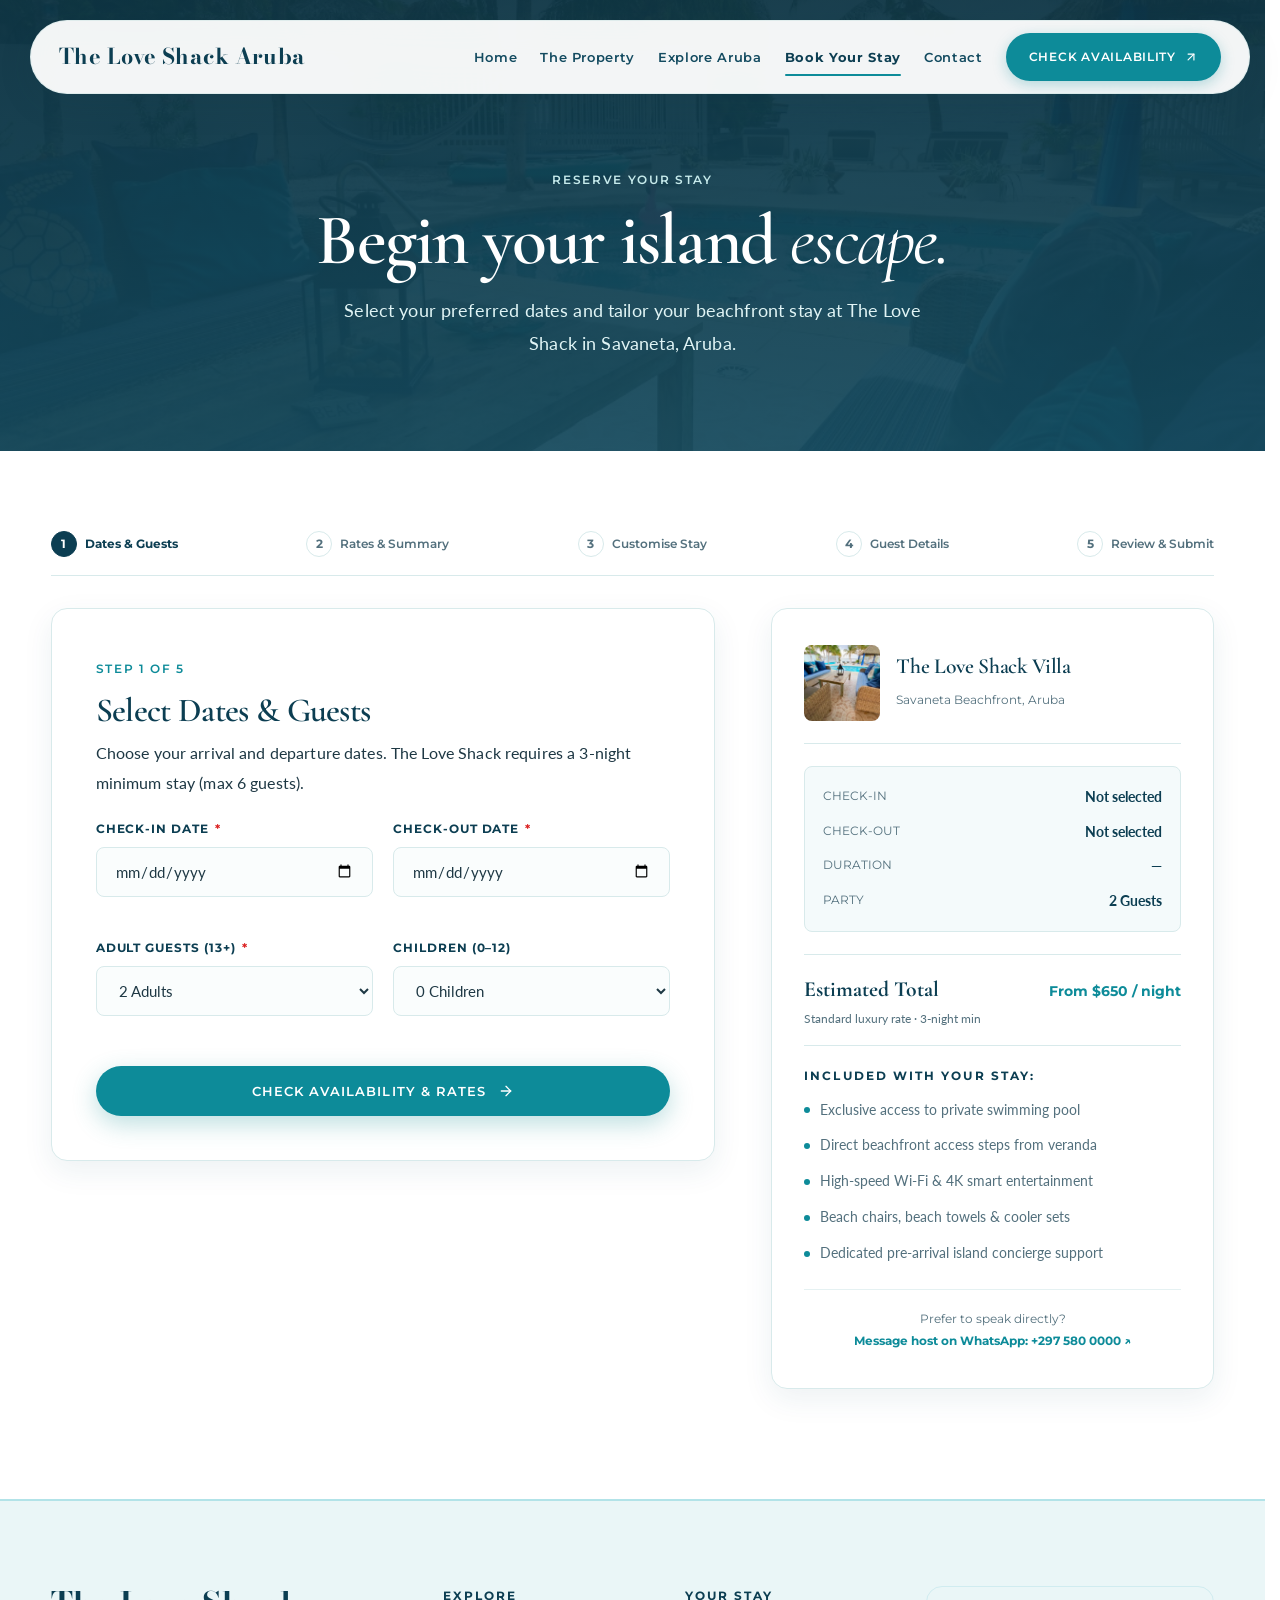
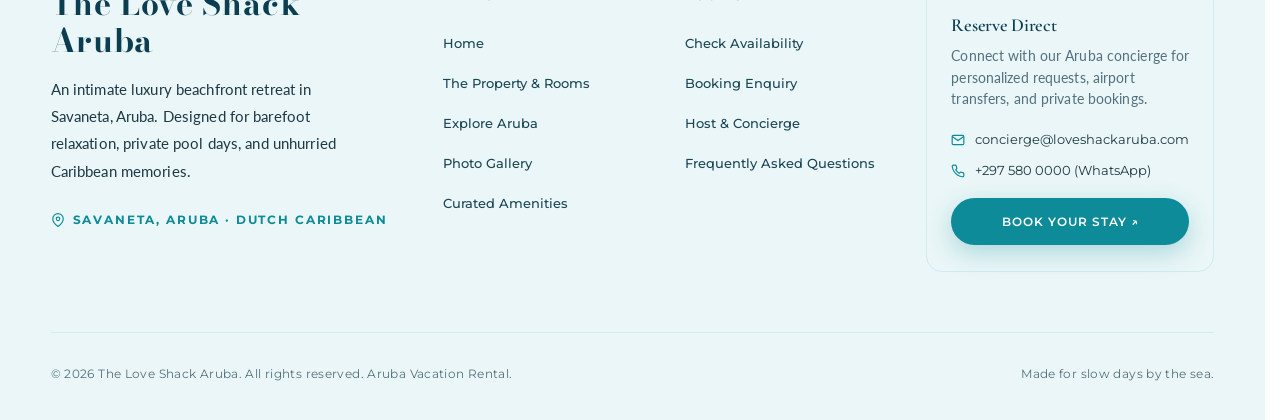
<file: booking.html>
<!doctype html>
<html lang="en">
<head>
  <meta charset="utf-8">
  <meta name="viewport" content="width=device-width, initial-scale=1">
  <title>Book Your Stay | The Love Shack Aruba</title>
  <meta name="description" content="Reserve your private luxury villa in Savaneta, Aruba. Direct booking inquiry for The Love Shack beachfront property with private swimming pool.">
  
  <!-- Typography System: Pacifico (Logo), Cormorant Garamond (Headings), Lato (Body), Montserrat (Nav & Buttons) -->
  <link rel="preconnect" href="https://fonts.googleapis.com">
  <link rel="preconnect" href="https://fonts.gstatic.com" crossorigin>
  <link href="https://fonts.googleapis.com/css2?family=Bodoni+Moda:ital,opsz,wght@0,6..96,400..900;1,6..96,400..900&family=Cormorant+Garamond:ital,wght@0,400;0,500;0,600;0,700;1,400;1,600&family=Lato:ital,wght@0,300;0,400;0,700;1,300;1,400&family=Montserrat:wght@400;500;600;700&family=Pacifico&display=swap" rel="stylesheet">
  
  <link rel="stylesheet" href="assets/css/style.css?v=5.3">
</head>
<body>

  <!-- Floating Luxury Navigation Bar -->
  <div class="header-wrapper">
    <header class="header">
      <a class="logo" href="index.html" aria-label="The Love Shack Aruba Homepage">The Love Shack Aruba</a>
      
      <button class="menu-btn" aria-label="Toggle navigation menu" aria-expanded="false">
        <svg class="icon-hamburger" viewBox="0 0 24 24" fill="none" stroke="currentColor" stroke-width="2" stroke-linecap="round" stroke-linejoin="round" aria-hidden="true">
          <line x1="3" y1="12" x2="21" y2="12"></line>
          <line x1="3" y1="6" x2="21" y2="6"></line>
          <line x1="3" y1="18" x2="21" y2="18"></line>
        </svg>
        <svg class="icon-close" viewBox="0 0 24 24" fill="none" stroke="currentColor" stroke-width="2" stroke-linecap="round" stroke-linejoin="round" aria-hidden="true">
          <line x1="18" y1="6" x2="6" y2="18"></line>
          <line x1="6" y1="6" x2="18" y2="18"></line>
        </svg>
      </button>

      <nav class="nav" aria-label="Main Navigation">
        <a href="index.html">Home</a>
        <a href="property.html">The Property</a>
        <a href="explore-aruba.html">Explore Aruba</a>
        <a class="current" href="booking.html">Book Your Stay</a>
        <a href="contact.html">Contact</a>
        <a class="nav-cta" href="booking.html">
          Check Availability
          <svg viewBox="0 0 24 24" fill="none" stroke="currentColor" stroke-width="2" stroke-linecap="round" stroke-linejoin="round">
            <line x1="7" y1="17" x2="17" y2="7"></line>
            <polyline points="7 7 17 7 17 17"></polyline>
          </svg>
        </a>
      </nav>
    </header>
  </div>

  <main>
    <!-- Page Hero Banner -->
    <section class="page-banner" aria-label="Book Your Stay">
      <div class="page-banner-bg" role="img" aria-label="The Love Shack Villa Background"></div>
      <div class="page-banner-overlay"></div>
      <div class="page-banner-content">
        <span class="eyebrow light center">RESERVE YOUR STAY</span>
        <h1>Begin your island <em>escape.</em></h1>
        <p>
          Select your preferred dates and tailor your beachfront stay at The Love Shack in Savaneta, Aruba.
        </p>
      </div>
    </section>

    <!-- Multi-Step Booking Section -->
    <section class="booking-section wrap" aria-label="Direct Reservation Interface">
      
      <!-- Progress Bar (5 Steps) -->
      <div class="booking-steps-bar" role="tablist" aria-label="Booking steps">
        <div class="booking-step-item active" id="stepIndicator1">
          <div class="booking-step-num">1</div>
          <span>Dates & Guests</span>
        </div>
        <div class="booking-step-item" id="stepIndicator2">
          <div class="booking-step-num">2</div>
          <span>Rates & Summary</span>
        </div>
        <div class="booking-step-item" id="stepIndicator3">
          <div class="booking-step-num">3</div>
          <span>Customise Stay</span>
        </div>
        <div class="booking-step-item" id="stepIndicator4">
          <div class="booking-step-num">4</div>
          <span>Guest Details</span>
        </div>
        <div class="booking-step-item" id="stepIndicator5">
          <div class="booking-step-num">5</div>
          <span>Review & Submit</span>
        </div>
      </div>

      <div class="booking-layout">
        <!-- Left: Dynamic Booking Steps Flow -->
        <div class="form-card">
          <!-- STEP 1: Select Dates & Guests -->
          <div class="booking-step-pane active" id="paneStep1">
            <span class="eyebrow">STEP 1 OF 5</span>
            <h2>Select Dates & Guests</h2>
            <p>Choose your arrival and departure dates. The Love Shack requires a 3-night minimum stay (max 6 guests).</p>

            <div class="form-group-row">
              <div class="form-group">
                <label for="checkin">Check-in Date <span class="required-asterisk">*</span></label>
                <input type="date" id="checkin" name="checkin" required aria-required="true">
              </div>
              <div class="form-group">
                <label for="checkout">Check-out Date <span class="required-asterisk">*</span></label>
                <input type="date" id="checkout" name="checkout" required aria-required="true">
              </div>
            </div>

            <div class="form-group-row">
              <div class="form-group">
                <label for="adults">Adult Guests (13+) <span class="required-asterisk">*</span></label>
                <select id="adults" name="adults" required>
                  <option value="1">1 Adult</option>
                  <option value="2" selected>2 Adults</option>
                  <option value="3">3 Adults</option>
                  <option value="4">4 Adults</option>
                  <option value="5">5 Adults</option>
                  <option value="6">6 Adults (Maximum)</option>
                </select>
              </div>
              <div class="form-group">
                <label for="children">Children (0–12)</label>
                <select id="children" name="children">
                  <option value="0" selected>0 Children</option>
                  <option value="1">1 Child</option>
                  <option value="2">2 Children</option>
                  <option value="3">3 Children</option>
                  <option value="4">4 Children</option>
                </select>
              </div>
            </div>

            <button type="button" class="btn btn-teal" id="btnCheckAvailability" style="width: 100%; margin-top: 10px;">
              Check Availability & Rates
              <svg viewBox="0 0 24 24" fill="none" stroke="currentColor" stroke-width="2" stroke-linecap="round" stroke-linejoin="round">
                <line x1="5" y1="12" x2="19" y2="12"></line>
                <polyline points="12 5 19 12 12 19"></polyline>
              </svg>
            </button>

            <div class="form-feedback" id="feedbackStep1" aria-live="polite"></div>
          </div>

          <!-- STEP 2: Rates & Accommodation Summary -->
          <div class="booking-step-pane" id="paneStep2">
            <span class="eyebrow">STEP 2 OF 5 · RATES &amp; SUMMARY</span>
            <h2>Stay &amp; Rate Summary</h2>
            <p>Review the calculated rate breakdown for your selected dates and guest party.</p>

            <div class="review-section-box">
              <div class="review-row">
                <span>Property:</span>
                <strong>The Love Shack (Savaneta, Aruba)</strong>
              </div>
              <div class="review-row">
                <span>Check-in:</span>
                <strong id="rateSummaryCheckin">—</strong>
              </div>
              <div class="review-row">
                <span>Check-out:</span>
                <strong id="rateSummaryCheckout">—</strong>
              </div>
              <div class="review-row">
                <span>Length of Stay:</span>
                <strong id="rateSummaryNights">—</strong>
              </div>
              <div class="review-row">
                <span>Guest Party:</span>
                <strong id="rateSummaryParty">—</strong>
              </div>
              <div class="review-row">
                <span>Nightly Rate:</span>
                <strong id="rateSummaryRate">—</strong>
              </div>
              <div class="review-row">
                <span>Accommodation Subtotal:</span>
                <strong id="rateSummarySubtotal">—</strong>
              </div>
              <div class="review-row">
                <span>Turnover &amp; Cleaning Fee:</span>
                <strong id="rateSummaryCleaning">$180.00 USD</strong>
              </div>
              <div class="review-total-row">
                <span>Estimated Total:</span>
                <span id="rateSummaryGrandTotal" style="color: var(--color-primary);">$0.00 USD</span>
              </div>
            </div>

            <div style="display: flex; gap: 14px; flex-wrap: wrap; margin-top: 24px;">
              <button type="button" class="btn btn-outline" id="btnBackToStep1" style="flex: 1;">
                &larr; Back
              </button>
              <button type="button" class="btn btn-teal" id="btnGoToStep3" style="flex: 2;">
                Next &rarr;
              </button>
            </div>
          </div>

          <!-- STEP 3: Customise Your Stay (Enquiry-Only Add-ons) -->
                    <!-- STEP 3: Customise Your Stay (Enquiry-Only Add-ons) -->
          <div class="booking-step-pane" id="paneStep3">
            <span class="eyebrow">BESPOKE ISLAND CONCIERGE</span>
            <h2>Customise Your Stay</h2>
            <div class="concierge-lead-quote">
              “We look forward to hosting you and making all of your Aruba vacation dreams come true!”
            </div>
            <p>We strive to offer our guests the best experience and have created a list of custom services.</p>

            <div class="concierge-enquiry-banner">
              <svg viewBox="0 0 24 24" width="22" height="22" fill="none" stroke="currentColor" stroke-width="2" stroke-linecap="round" stroke-linejoin="round" aria-hidden="true">
                <circle cx="12" cy="12" r="10"></circle>
                <line x1="12" y1="16" x2="12" y2="12"></line>
                <line x1="12" y1="8" x2="12.01" y2="8"></line>
              </svg>
              <p>Select the services and experiences you may be interested in during your stay. Our concierge team will contact you to discuss availability, arrangements and final pricing.</p>
            </div>

            <!-- GROUP 1: Arrival & Transportation -->
            <div class="services-category-block">
              <div class="services-category-title">
                <svg viewBox="0 0 24 24" width="18" height="18" fill="none" stroke="currentColor" stroke-width="2"><rect x="1" y="3" width="15" height="13"></rect><polygon points="16 8 20 8 23 11 23 16 16 16 16 8"></polygon><circle cx="5.5" cy="18.5" r="2.5"></circle><circle cx="18.5" cy="18.5" r="2.5"></circle></svg>
                1. Arrival &amp; Transportation
              </div>

              <!-- Airport Pickup -->
              <div class="service-addon-featured service-addon-card" data-service-id="airport-pickup" data-service-name="Airport Pickup" data-service-price="0" data-service-display="$40 USD per pickup">
                <div class="service-addon-main">
                  <input type="checkbox" class="service-checkbox" id="chk_airport_pickup" value="airport-pickup">
                  <div class="service-addon-thumb airport-pickup-thumb">
                    <img src="assets/images/services/airport-pickup.jpg" alt="Airport greeting and transfer" loading="lazy">
                  </div>
                  <div class="service-addon-details">
                    <div class="service-addon-header">
                      <h4>Airport Pickup</h4>
                      <span class="service-price-badge">$40 USD per pickup</span>
                    </div>
                    <p>Enjoy convenient airport pickup from Queen Beatrix International Airport directly to The Love Shack.</p>
                    <div class="service-addon-note">
                      <svg viewBox="0 0 24 24" width="13" height="13" fill="none" stroke="currentColor" stroke-width="2"><circle cx="12" cy="12" r="10"></circle><polyline points="12 6 12 12 16 14"></polyline></svg>
                      $40 per pickup time · Multiple arrivals require separate pickups · Paid in cash to Alexandra upon arrival
                    </div>
                  </div>
                </div>
                <div class="service-options-panel">
                  <div class="opt-row">
                    <div class="opt-group">
                      <label for="airportPickupGroups">Number of Pickup Times / Groups</label>
                      <select id="airportPickupGroups" name="airportPickupGroups">
                        <option value="1 pickup group ($40)">1 Pickup (All guests arriving together)</option>
                        <option value="2 pickup groups ($80)">2 Separate Arrival Pickups ($40 each)</option>
                        <option value="3+ pickup groups">3+ Separate Arrival Pickups</option>
                      </select>
                    </div>
                  </div>
                  <div class="opt-row">
                    <div class="opt-group">
                      <label for="airportPickupNotes">Arrival Notes &amp; Flight Timing</label>
                      <input type="text" id="airportPickupNotes" name="airportPickupNotes" placeholder="e.g. Group 1 arriving 1:45 PM, Group 2 arriving 5:20 PM...">
                    </div>
                  </div>
                </div>
              </div>

              <!-- Private Driver to Dinner -->
              <div class="service-addon-featured service-addon-card" data-service-id="private-driver" data-service-name="Private Driver to Dinner" data-service-price="0" data-service-display="$30–$70 each-way">
                <div class="service-addon-main">
                  <input type="checkbox" class="service-checkbox" id="chk_private_driver" value="private-driver">
                  <div class="service-addon-thumb">
                    <img src="assets/images/explore/savaneta-sunset-boat.jpg" alt="Private island driver for dining" loading="lazy">
                  </div>
                  <div class="service-addon-details">
                    <div class="service-addon-header">
                      <h4>Private Driver to Dinner</h4>
                      <span class="service-price-badge">$30–$70 each-way</span>
                    </div>
                    <p>Private chauffeured transportation for dining, beach outings, and nightlife across Aruba. All destination prices are specified as each-way rates.</p>
                    <table class="service-rates-table">
                      <thead>
                        <tr>
                          <th>Destination Area</th>
                          <th>Each-Way Price</th>
                        </tr>
                      </thead>
                      <tbody>
                        <tr><td>San Nicolas</td><td><strong>$30</strong></td></tr>
                        <tr><td>Eagle Beach area</td><td><strong>$40</strong></td></tr>
                        <tr><td>Palm Beach &amp; Lighthouse</td><td><strong>$50</strong></td></tr>
                        <tr><td>After midnight transportation</td><td><strong>$70</strong></td></tr>
                      </tbody>
                    </table>
                  </div>
                </div>
                <div class="service-options-panel">
                  <div class="opt-row">
                    <div class="opt-group">
                      <label for="privateDriverDestination">Preferred Primary Destination</label>
                      <select id="privateDriverDestination" name="privateDriverDestination">
                        <option value="San Nicolas ($30 each-way)">San Nicolas ($30 each-way)</option>
                        <option value="Eagle Beach area ($40 each-way)">Eagle Beach area ($40 each-way)</option>
                        <option value="Palm Beach & Lighthouse ($50 each-way)">Palm Beach &amp; Lighthouse ($50 each-way)</option>
                        <option value="After midnight ($70 each-way)">After midnight destination ($70 each-way)</option>
                        <option value="Multiple / Custom Dining Outings">Multiple / Custom Dining Outings (Coordinate with concierge)</option>
                      </select>
                    </div>
                  </div>
                  <div class="opt-row">
                    <div class="opt-group">
                      <label for="privateDriverNotes">Transportation Requests &amp; Dining Plans</label>
                      <textarea id="privateDriverNotes" name="privateDriverNotes" rows="2" placeholder="Tell us if you have reservations (e.g., Flying Fishbone, Zeerovers, Papiamento), desired dates or times..."></textarea>
                    </div>
                  </div>
                </div>
              </div>

              <!-- Car & Van Rentals -->
              <div class="service-addon-featured service-addon-card" data-service-id="car-van-rental" data-service-name="Car & Van Rentals" data-service-price="0" data-service-display="Price upon request">
                <div class="service-addon-main">
                  <input type="checkbox" class="service-checkbox" id="chk_car_rental" value="car-van-rental">
                  <div class="service-addon-thumb">
                    <img src="assets/images/explore/divi-tree-beach.jpg" alt="Car rental delivered to villa" loading="lazy">
                  </div>
                  <div class="service-addon-details">
                    <div class="service-addon-header">
                      <h4>Car &amp; Van Rentals</h4>
                      <span class="service-enquiry-badge">Enquiry Only · Price upon request</span>
                    </div>
                    <p>Arrange a convenient car or van rental, delivered directly to The Love Shack so your vehicle is ready when you arrive. Avoid waiting in lines at rental shops.</p>
                    <div class="service-addon-note">
                      <svg viewBox="0 0 24 24" width="13" height="13" fill="none" stroke="currentColor" stroke-width="2"><circle cx="12" cy="12" r="10"></circle><polyline points="12 6 12 12 16 14"></polyline></svg>
                      Door-to-door villa delivery &amp; return · Rate upon request based on vehicle &amp; dates
                    </div>
                  </div>
                </div>
                <div class="service-options-panel">
                  <div class="opt-row">
                    <div class="opt-group">
                      <label>Vehicle Type Preference</label>
                      <div class="opt-checkboxes">
                        <label class="opt-checkbox-item"><input type="checkbox" id="chkPrefCar" checked> Car Rental</label>
                        <label class="opt-checkbox-item"><input type="checkbox" id="chkPrefVan"> Van Rental</label>
                      </div>
                    </div>
                    <div class="opt-group">
                      <label for="rentalVehiclePref">Preferred Model Category</label>
                      <select id="rentalVehiclePref" name="rentalVehiclePref">
                        <option value="Economical Compact Car">Economical Compact Car</option>
                        <option value="Mid-size Sedan">Mid-size Sedan</option>
                        <option value="Rugged 4x4 SUV">Rugged 4x4 SUV</option>
                        <option value="7-Passenger Van">7-Passenger Van</option>
                      </select>
                    </div>
                  </div>
                  <div class="opt-row">
                    <div class="opt-group">
                      <label for="rentalRequirements">Additional Requirements / Rental Duration</label>
                      <textarea id="rentalRequirements" name="rentalRequirements" rows="2" placeholder="e.g. Full stay duration, child safety seats, delivery timing..."></textarea>
                    </div>
                  </div>
                </div>
              </div>
            </div>

            <!-- GROUP 2: Grocery & Housekeeping -->
            <div class="services-category-block">
              <div class="services-category-title">
                <svg viewBox="0 0 24 24" width="18" height="18" fill="none" stroke="currentColor" stroke-width="2"><path d="M6 2L3 6v14a2 2 0 0 0 2 2h14a2 2 0 0 0 2-2V6l-3-4z"></path><line x1="3" y1="6" x2="21" y2="6"></line><path d="M16 10a4 4 0 0 1-8 0"></path></svg>
                2. Grocery &amp; Housekeeping
              </div>

              <!-- Grocery Service -->
              <div class="service-addon-featured service-addon-card" data-service-id="grocery-service" data-service-name="Grocery Service" data-service-price="0" data-service-display="$50 per trip + groceries">
                <div class="service-addon-main">
                  <input type="checkbox" class="service-checkbox" id="chk_grocery" value="grocery-service">
                  <div class="service-addon-thumb">
                    <img src="assets/images/explore/champagne-ice-bucket.jpg" alt="Villa grocery provisioning" loading="lazy">
                  </div>
                  <div class="service-addon-details">
                    <div class="service-addon-header">
                      <h4>Grocery Service</h4>
                      <span class="service-price-badge">$50 per trip</span>
                    </div>
                    <p>Have your favorite groceries ready when you arrive. Provide your shopping list, including groceries, beverages and alcohol. Our on-site co-host and house concierge, Alexandra, will shop for you and stock the house before your arrival.</p>
                    <div class="service-addon-note">
                      <svg viewBox="0 0 24 24" width="13" height="13" fill="none" stroke="currentColor" stroke-width="2"><circle cx="12" cy="12" r="10"></circle><polyline points="12 6 12 12 16 14"></polyline></svg>
                      <strong>Important:</strong> $50 is the shopping service fee per trip. Grocery purchases are an additional expense. Alexandra fronts the grocery expense, and you reimburse the expense in cash upon arrival with the store receipt. Additional shopping trips during your stay can also be arranged.
                    </div>
                  </div>
                </div>
                <div class="service-options-panel">
                  <div class="opt-row">
                    <div class="opt-group">
                      <label for="groceryList">Your Grocery Shopping List (Groceries, Beverages &amp; Alcohol)</label>
                      <textarea id="groceryList" name="groceryList" rows="3" placeholder="Enter desired items: e.g. Balashi beer, chilled white wine, bottled water, tropical fruits, eggs, milk, snacks, coffee beans..."></textarea>
                    </div>
                  </div>
                  <div class="opt-row">
                    <div class="opt-group">
                      <label for="groceryNotes">Special Instructions or Brand Preferences</label>
                      <input type="text" id="groceryNotes" name="groceryNotes" placeholder="e.g. Oat milk preference, organic produce, preferred beer/wine labels...">
                    </div>
                  </div>
                </div>
              </div>

              <!-- Daily Housekeeping -->
              <div class="service-addon-featured service-addon-card" data-service-id="housekeeping" data-service-name="Daily Housekeeping" data-service-price="0" data-service-display="$20 per hour">
                <div class="service-addon-main">
                  <input type="checkbox" class="service-checkbox" id="chk_housekeeping" value="housekeeping">
                  <div class="service-addon-thumb">
                    <img src="assets/images/rooms/sea-esta-1.jpg" alt="Housekeeping and villa refresh" loading="lazy">
                  </div>
                  <div class="service-addon-details">
                    <div class="service-addon-header">
                      <h4>Daily Housekeeping</h4>
                      <span class="service-price-badge">$20 per hour</span>
                    </div>
                    <p>Enjoy additional housekeeping services during your stay, including daily cleaning and villa refreshes. Housekeeping is an optional additional service.</p>
                    <div class="service-addon-note">
                      <svg viewBox="0 0 24 24" width="13" height="13" fill="none" stroke="currentColor" stroke-width="2"><circle cx="12" cy="12" r="10"></circle><polyline points="12 6 12 12 16 14"></polyline></svg>
                      Flexible scheduling · Daily bed dressing, bathroom sanitizing, and towel refreshes
                    </div>
                  </div>
                </div>
                <div class="service-options-panel">
                  <div class="opt-row">
                    <div class="opt-group">
                      <label for="housekeepingHours">Requested Hours Per Day</label>
                      <select id="housekeepingHours" name="housekeepingHours">
                        <option value="1 hour / day ($20/day)">1 Hour / Day ($20 / day)</option>
                        <option value="2 hours / day ($40/day)" selected>2 Hours / Day ($40 / day)</option>
                        <option value="3 hours / day ($60/day)">3 Hours / Day ($60 / day)</option>
                        <option value="4 hours / day ($80/day)">4 Hours / Day ($80 / day)</option>
                      </select>
                    </div>
                    <div class="opt-group">
                      <label for="housekeepingFrequency">Preferred Frequency</label>
                      <select id="housekeepingFrequency" name="housekeepingFrequency">
                        <option value="Daily throughout stay" selected>Daily Throughout Stay</option>
                        <option value="Every other day">Every Other Day</option>
                        <option value="Mid-stay deep refresh">Mid-Stay Deep Refresh</option>
                      </select>
                    </div>
                  </div>
                  <div class="opt-row">
                    <div class="opt-group">
                      <label for="housekeepingNotes">Optional Housekeeping Instructions</label>
                      <input type="text" id="housekeepingNotes" name="housekeepingNotes" placeholder="e.g. Midday while at beach, extra pool towel laundry, special attention to master suite...">
                    </div>
                  </div>
                </div>
              </div>
            </div>

            <!-- GROUP 3: Wellness & Experiences -->
            <div class="services-category-block">
              <div class="services-category-title">
                <svg viewBox="0 0 24 24" width="18" height="18" fill="none" stroke="currentColor" stroke-width="2"><path d="M12 21.35l-1.45-1.32C5.4 15.36 2 12.28 2 8.5 2 5.42 4.42 3 7.5 3c1.74 0 3.41.81 4.5 2.09C13.09 3.81 14.76 3 16.5 3 19.58 3 22 5.42 22 8.5c0 3.78-3.4 6.86-8.55 11.54L12 21.35z"></path></svg>
                3. Wellness &amp; Experiences
              </div>

              <!-- Poolside Massage Under The Palapa -->
              <div class="service-addon-featured service-addon-card" data-service-id="poolside-massage" data-service-name="Poolside Massage Under the Palapa" data-service-price="0" data-service-display="$140 per person – 1 hour">
                <div class="service-addon-main">
                  <input type="checkbox" class="service-checkbox" id="chk_poolside_massage" value="poolside-massage">
                  <div class="service-addon-thumb">
                    <img src="assets/images/services/private-massage-treatment.jpg" alt="Poolside massage under palapa" loading="lazy">
                  </div>
                  <div class="service-addon-details">
                    <div class="service-addon-header">
                      <h4>Poolside Massage Under the Palapa</h4>
                      <span class="service-price-badge">$140 per person – 1 hour</span>
                    </div>
                    <p>Enjoy a restorative one-hour massage under the beautiful poolside palapa. Available for individual guests or couples, with one person receiving treatment at a time.</p>
                    <div class="service-addon-note">
                      <svg viewBox="0 0 24 24" width="13" height="13" fill="none" stroke="currentColor" stroke-width="2"><circle cx="12" cy="12" r="10"></circle><polyline points="12 6 12 12 16 14"></polyline></svg>
                      Certified massage therapists · Rates may change based on specific treatment selected
                    </div>
                  </div>
                </div>
                <div class="service-options-panel">
                  <div class="opt-row">
                    <div class="opt-group">
                      <label for="massageFormat">Format Preference</label>
                      <select id="massageFormat" name="massageFormat">
                        <option value="Individual (1 person, 1 hour)">Individual Guest (1 hour session)</option>
                        <option value="Couples (Back-to-back sequential)">Couples (Back-to-back sequential treatment)</option>
                        <option value="Multiple guests">Multiple Guests</option>
                      </select>
                    </div>
                    <div class="opt-group">
                      <label for="massageParticipants">Number of Participants</label>
                      <select id="massageParticipants" name="massageParticipants">
                        <option value="1">1 Person ($140)</option>
                        <option value="2" selected>2 Persons ($280)</option>
                        <option value="3">3 Persons</option>
                        <option value="4+">4+ Persons</option>
                      </select>
                    </div>
                  </div>
                  <div class="opt-row">
                    <div class="opt-group">
                      <label for="massageDate">Preferred Date or Time</label>
                      <input type="text" id="massageDate" name="massageDate" placeholder="e.g. Day 2 afternoon, 4:00 PM...">
                    </div>
                    <div class="opt-group">
                      <label for="massageNotes">Treatment Focus / Requests</label>
                      <input type="text" id="massageNotes" name="massageNotes" placeholder="e.g. Deep tissue, Swedish relaxation, aromatherapy...">
                    </div>
                  </div>
                </div>
              </div>

              <!-- Serene Floating Massage (Distinct Card) -->
              <div class="service-addon-featured service-addon-card" data-service-id="floating-massage" data-service-name="Serene Floating Massage" data-service-price="0" data-service-display="Enquiry Only – Price to be confirmed">
                <div class="service-addon-main">
                  <input type="checkbox" class="service-checkbox" id="chk_floating_massage" value="floating-massage">
                  <div class="service-addon-thumb">
                    <img src="assets/images/services/floating-massage-lagoon.jpg" alt="Overwater floating massage experience" loading="lazy">
                  </div>
                  <div class="service-addon-details">
                    <div class="service-addon-header">
                      <h4>Serene Floating Massage</h4>
                      <span class="service-enquiry-badge">Enquiry Only · Price to be confirmed</span>
                    </div>
                    <p>Experience a gorgeous floating massage setting right outside The Love Shack. Enjoy a peaceful sunset massage surrounded by Aruba's beautiful turquoise waters.</p>
                    <div class="service-addon-note">
                      <svg viewBox="0 0 24 24" width="13" height="13" fill="none" stroke="currentColor" stroke-width="2"><circle cx="12" cy="12" r="10"></circle><polyline points="12 6 12 12 16 14"></polyline></svg>
                      Alexandra can arrange your booking. Ask for Angie!
                    </div>
                  </div>
                </div>
                <div class="service-options-panel">
                  <div class="opt-row">
                    <div class="opt-group">
                      <label for="floatingMassageParticipants">Number of Participants</label>
                      <select id="floatingMassageParticipants" name="floatingMassageParticipants">
                        <option value="1">1 Person</option>
                        <option value="2" selected>2 Persons</option>
                        <option value="3+">3+ Persons</option>
                      </select>
                    </div>
                    <div class="opt-group">
                      <label for="floatingMassageDate">Preferred Date &amp; Time</label>
                      <input type="text" id="floatingMassageDate" name="floatingMassageDate" placeholder="e.g. Sunset session around 5:30 PM...">
                    </div>
                  </div>
                  <div class="opt-row">
                    <div class="opt-group">
                      <label for="floatingMassageNotes">Special Notes for Alexandra &amp; Angie</label>
                      <textarea id="floatingMassageNotes" name="floatingMassageNotes" rows="2" placeholder="Tell us if this is for an anniversary, birthday, or specific massage style..."></textarea>
                    </div>
                  </div>
                </div>
              </div>

              <!-- Yoga on the Beach -->
              <div class="service-addon-featured service-addon-card" data-service-id="yoga-beach" data-service-name="Yoga on the Beach" data-service-price="0" data-service-display="$35 per person">
                <div class="service-addon-main">
                  <input type="checkbox" class="service-checkbox" id="chk_yoga" value="yoga-beach">
                  <div class="service-addon-thumb">
                    <img src="assets/images/explore/baby-beach.jpg" alt="Yoga on Aruba beach" loading="lazy">
                  </div>
                  <div class="service-addon-details">
                    <div class="service-addon-header">
                      <h4>Yoga on the Beach</h4>
                      <span class="service-price-badge">$35 per person</span>
                    </div>
                    <p>Enjoy a relaxing one-hour yoga session on the beautiful beaches of Aruba.</p>
                    <div class="service-addon-note">
                      <svg viewBox="0 0 24 24" width="13" height="13" fill="none" stroke="currentColor" stroke-width="2"><circle cx="12" cy="12" r="10"></circle><polyline points="12 6 12 12 16 14"></polyline></svg>
                      1-hour beach yoga session · Suitable for all experience levels
                    </div>
                  </div>
                </div>
                <div class="service-options-panel">
                  <div class="opt-row">
                    <div class="opt-group">
                      <label for="yogaParticipants">Number of Participants</label>
                      <select id="yogaParticipants" name="yogaParticipants">
                        <option value="1">1 Person ($35)</option>
                        <option value="2" selected>2 Persons ($70)</option>
                        <option value="3">3 Persons ($105)</option>
                        <option value="4">4 Persons ($140)</option>
                        <option value="5">5 Persons ($175)</option>
                        <option value="6">6 Persons ($210)</option>
                      </select>
                    </div>
                    <div class="opt-group">
                      <label for="yogaDate">Preferred Session Date</label>
                      <input type="date" id="yogaDate" name="yogaDate">
                    </div>
                    <div class="opt-group">
                      <label for="yogaTime">Preferred Time of Day</label>
                      <select id="yogaTime" name="yogaTime">
                        <option value="Sunrise (7:00 AM)">Sunrise (7:00 AM)</option>
                        <option value="Morning (8:30 AM)">Morning (8:30 AM)</option>
                        <option value="Sunset (5:30 PM)">Sunset (5:30 PM)</option>
                      </select>
                    </div>
                  </div>
                  <div class="opt-row">
                    <div class="opt-group">
                      <label for="yogaNotes">Optional Requests</label>
                      <input type="text" id="yogaNotes" name="yogaNotes" placeholder="e.g. Gentle flow, beach location preference, restorative stretch...">
                    </div>
                  </div>
                </div>
              </div>

              <!-- Private Professional Photographer -->
              <div class="service-addon-featured service-addon-card" data-service-id="photographer" data-service-name="Private Professional Photographer" data-service-price="0" data-service-display="Enquiry Only – Price upon request">
                <div class="service-addon-main">
                  <input type="checkbox" class="service-checkbox" id="chk_photographer" value="photographer">
                  <div class="service-addon-thumb">
                    <img src="assets/images/property-showcase-1.jpg" alt="Professional photography at villa" loading="lazy">
                  </div>
                  <div class="service-addon-details">
                    <div class="service-addon-header">
                      <h4>Private Professional Photographer</h4>
                      <span class="service-enquiry-badge">Enquiry Only · Price upon request</span>
                    </div>
                    <p>Make your Aruba vacation memories last with a private professional photographer.</p>
                    <div class="service-addon-note">
                      <svg viewBox="0 0 24 24" width="13" height="13" fill="none" stroke="currentColor" stroke-width="2"><circle cx="12" cy="12" r="10"></circle><polyline points="12 6 12 12 16 14"></polyline></svg>
                      Enquiry Only · Full digital gallery delivered post-stay
                    </div>
                  </div>
                </div>
                <div class="service-options-panel">
                  <div class="opt-row">
                    <div class="opt-group">
                      <label for="photographerDate">Preferred Photography Date</label>
                      <input type="date" id="photographerDate" name="photographerDate">
                    </div>
                    <div class="opt-group">
                      <label for="photographerOccasion">Type of Occasion or Request</label>
                      <select id="photographerOccasion" name="photographerOccasion">
                        <option value="Couples / Sunset Beach Portrait">Couples / Sunset Beach Portrait</option>
                        <option value="Surprise Proposal / Engagement">Surprise Proposal / Engagement</option>
                        <option value="Anniversary / Milestone Celebration">Anniversary / Milestone Celebration</option>
                        <option value="Family Vacation Session">Family Vacation Session</option>
                        <option value="Lifestyle Villa & Pool Shoot">Lifestyle Villa &amp; Pool Shoot</option>
                      </select>
                    </div>
                  </div>
                  <div class="opt-row">
                    <div class="opt-group">
                      <label for="photographerNotes">Optional Details &amp; Requests</label>
                      <textarea id="photographerNotes" name="photographerNotes" rows="2" placeholder="e.g. 1-hour sunset shoot at The Love Shack beach, preferred photography style..."></textarea>
                    </div>
                  </div>
                </div>
              </div>
            </div>

            <!-- GROUP 4: Dining & Private Chef -->
            <div class="services-category-block">
              <div class="services-category-title">
                <svg viewBox="0 0 24 24" width="18" height="18" fill="none" stroke="currentColor" stroke-width="2"><path d="M18 8h1a4 4 0 0 1 0 8h-1"></path><path d="M2 8h16v9a4 4 0 0 1-4 4H6a4 4 0 0 1-4-4V8z"></path><line x1="6" y1="1" x2="6" y2="4"></line><line x1="10" y1="1" x2="10" y2="4"></line><line x1="14" y1="1" x2="14" y2="4"></line></svg>
                4. Dining &amp; Private Chef
              </div>

              <!-- Private Chef -->
              <div class="service-addon-featured service-addon-card" data-service-id="private-chef" data-service-name="Private Chef Experience" data-service-price="0" data-service-display="$85–$140 per person">
                <div class="service-addon-main">
                  <input type="checkbox" class="service-checkbox" id="chk_private_chef" value="private-chef">
                  <div class="service-addon-thumb">
                    <img src="assets/images/architectural-design.jpg" alt="Private chef dining at villa" loading="lazy">
                  </div>
                  <div class="service-addon-details">
                    <div class="service-addon-header">
                      <h4>Private Chef Experience</h4>
                      <span class="service-price-badge">$85–$140 per person</span>
                    </div>
                    <p>Enjoy an exceptional private dining experience prepared by a talented private chef. The experience includes appetizers, an entree and dessert. Breakfast and brunch are also available.</p>
                    <div class="service-addon-note">
                      <svg viewBox="0 0 24 24" width="13" height="13" fill="none" stroke="currentColor" stroke-width="2"><circle cx="12" cy="12" r="10"></circle><polyline points="12 6 12 12 16 14"></polyline></svg>
                      Chef cleans up after the meal · Advance booking recommended (chef books up quickly) · Final pricing &amp; availability confirmed by concierge
                    </div>
                  </div>
                </div>
                <div class="service-options-panel">
                  <div class="opt-row">
                    <div class="opt-group">
                      <label>Meal Type(s) Desired</label>
                      <div class="opt-checkboxes">
                        <label class="opt-checkbox-item"><input type="checkbox" id="chefMealDinner" checked> Dinner (3-Course)</label>
                        <label class="opt-checkbox-item"><input type="checkbox" id="chefMealBreakfast"> Breakfast</label>
                        <label class="opt-checkbox-item"><input type="checkbox" id="chefMealBrunch"> Island Brunch</label>
                      </div>
                    </div>
                    <div class="opt-group">
                      <label for="chefGuests">Number of Guests</label>
                      <select id="chefGuests" name="chefGuests">
                        <option value="2">2 Guests</option>
                        <option value="3">3 Guests</option>
                        <option value="4">4 Guests</option>
                        <option value="5">5 Guests</option>
                        <option value="6">6 Guests</option>
                      </select>
                    </div>
                  </div>
                  <div class="opt-row">
                    <div class="opt-group">
                      <label>Wine Pairing Request</label>
                      <label class="opt-checkbox-item" style="margin-top: 4px;">
                        <input type="checkbox" id="chefWinePairing">
                        <span>If you would like wine pairing, please let us know in advance. The chef will bring the wine, with payment due upon arrival.</span>
                      </label>
                    </div>
                  </div>
                  <div class="opt-row">
                    <div class="opt-group">
                      <label for="chefDiet">Dietary Preferences &amp; Allergies</label>
                      <input type="text" id="chefDiet" name="chefDiet" placeholder="e.g. Seafood lovers, gluten-free, vegetarian, nut allergies...">
                    </div>
                    <div class="opt-group">
                      <label for="chefMenu">Special Menu Requests</label>
                      <input type="text" id="chefMenu" name="chefMenu" placeholder="e.g. Fresh Caribbean catch, prime steak, chocolate dessert...">
                    </div>
                  </div>
                </div>
              </div>
            </div>

            <!-- GROUP 5: Adventure & Recreation -->
            <div class="services-category-block">
              <div class="services-category-title">
                <svg viewBox="0 0 24 24" width="18" height="18" fill="none" stroke="currentColor" stroke-width="2"><polygon points="3 11 22 2 13 21 11 13 3 11"></polygon></svg>
                5. Adventure &amp; Recreation
              </div>

              <!-- UTV Rentals -->
              <div class="service-addon-featured service-addon-card" data-service-id="utv-rental" data-service-name="UTV Rentals (Delivered to Villa)" data-service-price="0" data-service-display="$190 / $380 USD – 8 Hours">
                <div class="service-addon-main">
                  <input type="checkbox" class="service-checkbox" id="chk_utv" value="utv-rental">
                  <div class="service-addon-thumb">
                    <img src="assets/images/explore/arashi-beach.jpg" alt="UTV off-road vehicle rental" loading="lazy">
                  </div>
                  <div class="service-addon-details">
                    <div class="service-addon-header">
                      <h4>UTV Rentals (Delivered to Villa)</h4>
                      <span class="service-price-badge">$190 / $380 USD – 8 hours</span>
                    </div>
                    <p>Explore Aruba with a UTV delivered directly to the house for your convenience.</p>
                    <div class="service-addon-note">
                      <svg viewBox="0 0 24 24" width="13" height="13" fill="none" stroke="currentColor" stroke-width="2"><circle cx="12" cy="12" r="10"></circle><polyline points="12 6 12 12 16 14"></polyline></svg>
                      Two-seater UTV: $190 USD – 8 hours · Four-seater UTV: $380 USD – 8 hours · Direct villa delivery
                    </div>
                  </div>
                </div>
                <div class="service-options-panel">
                  <div class="opt-row">
                    <div class="opt-group">
                      <label for="utvModel">UTV Vehicle Model</label>
                      <select id="utvModel" name="utvModel">
                        <option value="Two-seater UTV ($190 – 8h)">Two-seater UTV ($190 USD – 8 hours)</option>
                        <option value="Four-seater UTV ($380 – 8h)">Four-seater UTV ($380 USD – 8 hours)</option>
                        <option value="Multiple UTVs">Multiple UTVs (Coordinate with Concierge)</option>
                      </select>
                    </div>
                    <div class="opt-group">
                      <label for="utvDate">Requested Rental Date</label>
                      <input type="date" id="utvDate" name="utvDate">
                    </div>
                  </div>
                  <div class="opt-row">
                    <div class="opt-group">
                      <label for="utvNotes">Optional Rental Notes</label>
                      <input type="text" id="utvNotes" name="utvNotes" placeholder="e.g. Morning delivery time, recommended Arikok off-road route...">
                    </div>
                  </div>
                </div>
              </div>

              <!-- Guided Hiking Tours & Excursions -->
              <div class="service-addon-featured service-addon-card" data-service-id="guided-hike" data-service-name="Guided Hiking Tours & Excursions" data-service-price="0" data-service-display="$50 per person">
                <div class="service-addon-main">
                  <input type="checkbox" class="service-checkbox" id="chk_guided_hike" value="guided-hike">
                  <div class="service-addon-thumb">
                    <img src="assets/images/explore/divi-tree-sunset.jpg" alt="Guided island hiking excursion" loading="lazy">
                  </div>
                  <div class="service-addon-details">
                    <div class="service-addon-header">
                      <h4>Guided Hiking Tours &amp; Excursions</h4>
                      <span class="service-price-badge">$50 per person</span>
                    </div>
                    <p>Explore Aruba's hidden local locations and beautiful scenery with guided hiking tours and excursions hosted by Alexandra.</p>
                    <div class="service-addon-note">
                      <svg viewBox="0 0 24 24" width="13" height="13" fill="none" stroke="currentColor" stroke-width="2"><circle cx="12" cy="12" r="10"></circle><polyline points="12 6 12 12 16 14"></polyline></svg>
                      Hosted by Alexandra · Local hidden gems, coastal trails, and Arikok secret locations
                    </div>
                  </div>
                </div>
                <div class="service-options-panel">
                  <div class="opt-row">
                    <div class="opt-group">
                      <label for="guidedHikeParticipants">Number of Participants</label>
                      <select id="guidedHikeParticipants" name="guidedHikeParticipants">
                        <option value="1">1 Person ($50)</option>
                        <option value="2" selected>2 Persons ($100)</option>
                        <option value="3">3 Persons ($150)</option>
                        <option value="4">4 Persons ($200)</option>
                        <option value="5">5 Persons ($250)</option>
                        <option value="6">6 Persons ($300)</option>
                      </select>
                    </div>
                    <div class="opt-group">
                      <label for="guidedHikeDate">Preferred Date</label>
                      <input type="date" id="guidedHikeDate" name="guidedHikeDate">
                    </div>
                  </div>
                  <div class="opt-row">
                    <div class="opt-group">
                      <label for="guidedHikeNotes">Optional Interests or Special Requests</label>
                      <input type="text" id="guidedHikeNotes" name="guidedHikeNotes" placeholder="e.g. Natural pool trek, coastal caves, sunrise viewpoint, easy or advanced trail...">
                    </div>
                  </div>
                </div>
              </div>

              <!-- Private Fishing Charter -->
              <div class="service-addon-featured service-addon-card" data-service-id="fishing-charter" data-service-name="Private Fishing Charter" data-service-price="0" data-service-display="$600 USD (Up to 6 people)">
                <div class="service-addon-main">
                  <input type="checkbox" class="service-checkbox" id="chk_fishing" value="fishing-charter">
                  <div class="service-addon-thumb">
                    <img src="assets/images/explore/savaneta-sunset-boat.jpg" alt="Private fishing boat charter" loading="lazy">
                  </div>
                  <div class="service-addon-details">
                    <div class="service-addon-header">
                      <h4>Private Fishing Charter</h4>
                      <span class="service-price-badge">$600 USD</span>
                    </div>
                    <p>Enjoy a private fishing charter for up to six people. Water and soft drinks are included.</p>
                    <div class="service-addon-note">
                      <svg viewBox="0 0 24 24" width="13" height="13" fill="none" stroke="currentColor" stroke-width="2"><circle cx="12" cy="12" r="10"></circle><polyline points="12 6 12 12 16 14"></polyline></svg>
                      Maximum capacity of six people · Water and soft drinks included
                    </div>
                  </div>
                </div>
                <div class="service-options-panel">
                  <div class="opt-row">
                    <div class="opt-group">
                      <label for="fishingParticipants">Number of Participants (Max 6)</label>
                      <select id="fishingParticipants" name="fishingParticipants">
                        <option value="2">2 Persons</option>
                        <option value="3">3 Persons</option>
                        <option value="4">4 Persons</option>
                        <option value="5">5 Persons</option>
                        <option value="6" selected>6 Persons (Maximum capacity)</option>
                      </select>
                    </div>
                    <div class="opt-group">
                      <label for="fishingDate">Preferred Charter Date</label>
                      <input type="date" id="fishingDate" name="fishingDate">
                    </div>
                  </div>
                  <div class="opt-row">
                    <div class="opt-group">
                      <label for="fishingNotes">Optional Charter Requests</label>
                      <input type="text" id="fishingNotes" name="fishingNotes" placeholder="e.g. Deep sea game fish (Mahi-Mahi, Wahoo), calm coastal trolling, departure timing...">
                    </div>
                  </div>
                </div>
              </div>

              <!-- Private Sunset Sailing Cruise (Existing Preserved) -->
              <div class="service-addon-featured service-addon-card" data-service-id="sailing-charter" data-service-name="Private Sunset Sailing Cruise" data-service-price="0" data-service-display="Enquiry Only – Price upon request">
                <div class="service-addon-main">
                  <input type="checkbox" class="service-checkbox" id="chk_sailing" value="sailing-charter">
                  <div class="service-addon-thumb">
                    <img src="assets/images/explore/aruba-sailing-rainbow.jpg" alt="Sunset sailing catamaran" loading="lazy">
                  </div>
                  <div class="service-addon-details">
                    <div class="service-addon-header">
                      <h4>Private Sunset Sailing Cruise</h4>
                      <span class="service-enquiry-badge">Enquiry Only · Price upon request</span>
                    </div>
                    <p>Charter a catamaran or sailboat for an unhurried sunset sail along the coast with open bar, bites, and reef snorkeling.</p>
                    <div class="service-addon-note">
                      <svg viewBox="0 0 24 24" width="13" height="13" fill="none" stroke="currentColor" stroke-width="2"><circle cx="12" cy="12" r="10"></circle><polyline points="12 6 12 12 16 14"></polyline></svg>
                      Open bar &amp; light tapas · Snorkeling gear &amp; sunset views
                    </div>
                  </div>
                </div>
                <div class="service-options-panel">
                  <div class="opt-row">
                    <div class="opt-group">
                      <label for="sailingGuests">Number of Guests</label>
                      <select id="sailingGuests" name="sailingGuests">
                        <option value="2">2 Guests</option>
                        <option value="4">4 Guests</option>
                        <option value="6">6 Guests</option>
                      </select>
                    </div>
                    <div class="opt-group">
                      <label for="sailingDate">Preferred Date</label>
                      <input type="date" id="sailingDate" name="sailingDate">
                    </div>
                  </div>
                  <div class="opt-row">
                    <div class="opt-group">
                      <label for="sailingNotes">Optional Cruise Notes</label>
                      <input type="text" id="sailingNotes" name="sailingNotes" placeholder="e.g. Special celebration, sunset champagne toast, reef snorkeling...">
                    </div>
                  </div>
                </div>
              </div>
            </div>

            <!-- GROUP 6: Complimentary Amenities -->
            <div class="services-category-block">
              <div class="services-category-title">
                <svg viewBox="0 0 24 24" width="18" height="18" fill="none" stroke="currentColor" stroke-width="2"><path d="M12 2l3.09 6.26L22 9.27l-5 4.87 1.18 6.88L12 17.77l-6.18 3.25L7 14.14 2 9.27l6.91-1.01L12 2z"></path></svg>
                6. Complimentary Amenities
              </div>

              <div class="complimentary-card-distinct">
                <div class="service-addon-header">
                  <h4>Complimentary Beach &amp; Water Sports Equipment</h4>
                  <span class="service-badge-complimentary">Complimentary with your stay</span>
                </div>
                <p>Enjoy complimentary access to our water sports equipment during your stay.</p>
                <div class="complimentary-items-grid">
                  <div class="complimentary-item-box">
                    <svg viewBox="0 0 24 24" width="18" height="18" fill="none" stroke="currentColor" stroke-width="2"><polyline points="20 6 9 17 4 12"></polyline></svg>
                    2 Stand-Up Paddleboards (SUP)
                  </div>
                  <div class="complimentary-item-box">
                    <svg viewBox="0 0 24 24" width="18" height="18" fill="none" stroke="currentColor" stroke-width="2"><polyline points="20 6 9 17 4 12"></polyline></svg>
                    2 Ocean Kayaks
                  </div>
                  <div class="complimentary-item-box">
                    <svg viewBox="0 0 24 24" width="18" height="18" fill="none" stroke="currentColor" stroke-width="2"><polyline points="20 6 9 17 4 12"></polyline></svg>
                    Snorkeling Gear &amp; Masks
                  </div>
                </div>
                <p style="margin-top: 10px; font-size: 0.9rem; color: #557086; line-height: 1.5;">
                  There is amazing snorkeling right off our beach, and paddling out to the reef is a wonderful experience. We are directly across from Sea Glass Island, approximately a three-minute kayak trip away.
                </p>
              </div>
            </div>

            <p style="font-size: 0.88rem; color: var(--color-text-muted); text-align: center; margin: 18px 0 10px; font-style: italic;">
              All additional services are subject to availability and final confirmation by our concierge team. Outside vendor prices may change over time.
            </p>

            <!-- Bottom Navigation: BACK -> NEXT -->
            <div style="display: flex; gap: 14px; flex-wrap: wrap; margin-top: 24px;">
              <button type="button" class="btn btn-outline" id="btnBackToStep2" style="flex: 1;">
                &larr; Back
              </button>
              <button type="button" class="btn btn-teal" id="btnGoToStep4" style="flex: 2;">
                Next &rarr;
              </button>
            </div>
          </div>

          <!-- STEP 4: Guest Details Form -->
          <div class="booking-step-pane" id="paneStep4">
            <span class="eyebrow">STEP 4 OF 5</span>
            <h2>Guest &amp; Contact Details</h2>
            <p>Please enter your contact information so our island concierge team can coordinate your reservation.</p>

            <!-- Arrival & Concierge Communication -->
            <div class="concierge-communication-card">
              <div class="concierge-comm-header">
                <svg viewBox="0 0 24 24" width="28" height="28" fill="none" stroke="currentColor" stroke-width="2" stroke-linecap="round" stroke-linejoin="round">
                  <path d="M21 11.5a8.38 8.38 0 0 1-.9 3.8 8.5 8.5 0 0 1-7.6 4.7 8.38 8.38 0 0 1-3.8-.9L3 21l1.9-5.7a8.38 8.38 0 0 1-.9-3.8 8.5 8.5 0 0 1 4.7-7.6 8.38 8.38 0 0 1 3.8-.9h.5a8.48 8.48 0 0 1 8 8v.5z"></path>
                </svg>
                <div>
                  <h3>Your Arrival &amp; Concierge Communication</h3>
                  <p>First, please download WhatsApp to the cellphone you will be using and provide us with your phone number. Traci and Alexandra, our on-site co-host and house concierge, will use WhatsApp to communicate with you without incurring long-distance fees. They will assist you with making plans and anything else you may need assistance with.</p>
                </div>
              </div>
              <div class="concierge-contacts-grid">
                <div class="concierge-contact-pill">
                  <span class="contact-role">Property Host</span>
                  <strong>Traci’s Contact Number: (781) 964-8704</strong>
                </div>
                <div class="concierge-contact-pill">
                  <span class="contact-role">On-Site Co-Host &amp; House Concierge</span>
                  <strong>Alexandra</strong>
                </div>
              </div>
              <label class="whatsapp-confirm-label">
                <input type="checkbox" id="whatsappInstalled" name="whatsappInstalled">
                <span>I have WhatsApp installed on the cellphone I will be using during my stay.</span>
              </label>
            </div>

            <div class="form-group-row">
              <div class="form-group">
                <label for="firstName">First Name <span class="required-asterisk">*</span></label>
                <input type="text" id="firstName" name="firstName" placeholder="e.g. Sarah" required>
              </div>
              <div class="form-group">
                <label for="lastName">Last Name <span class="required-asterisk">*</span></label>
                <input type="text" id="lastName" name="lastName" placeholder="e.g. Miller" required>
              </div>
            </div>

            <div class="form-group-row">
              <div class="form-group">
                <label for="guestEmail">Email Address <span class="required-asterisk">*</span></label>
                <input type="email" id="guestEmail" name="guestEmail" placeholder="sarah@example.com" required>
              </div>
              <div class="form-group">
                <label for="guestPhone">Phone / WhatsApp <span class="required-asterisk">*</span></label>
                <input type="tel" id="guestPhone" name="guestPhone" placeholder="+1 (555) 000-0000" required>
              </div>
            </div>

            <div class="form-group">
              <label for="guestCountry">Country / Territory</label>
              <input type="text" id="guestCountry" name="guestCountry" placeholder="e.g. United States, Canada, Netherlands">
            </div>

            <!-- Flight Information -->
            <div class="flight-info-card">
              <h3>Flight Information</h3>
              <p>Please provide your flight number so our team can track your arrival time.</p>
              <div class="form-group-row">
                <div class="form-group">
                  <label for="flightNumber">Flight Number</label>
                  <input type="text" id="flightNumber" name="flightNumber" placeholder="e.g. AA 1024, B6 1421, DL 892">
                </div>
                <div class="form-group">
                  <label for="airlineName">Airline Name (Optional)</label>
                  <input type="text" id="airlineName" name="airlineName" placeholder="e.g. American Airlines, JetBlue, Delta">
                </div>
              </div>
              <div class="form-group-row">
                <div class="form-group">
                  <label for="arrivalDate">Arrival Date (Optional)</label>
                  <input type="date" id="arrivalDate" name="arrivalDate">
                </div>
                <div class="form-group">
                  <label for="arrivalTime">Arrival Time (Optional)</label>
                  <input type="time" id="arrivalTime" name="arrivalTime">
                </div>
              </div>
            </div>

            <div class="form-group">
              <label for="specialRequests">Special Requests, Occasion or Arrival Notes (Optional)</label>
              <textarea id="specialRequests" name="specialRequests" rows="3" placeholder="Tell us if you are celebrating an anniversary, require airport coordination, or have dietary preferences..."></textarea>
            </div>

            <div class="form-feedback" id="feedbackStep4" aria-live="polite"></div>

            <div style="display: flex; gap: 14px; flex-wrap: wrap; margin-top: 24px;">
              <button type="button" class="btn btn-outline" id="btnBackFromStep4" style="flex: 1;">
                &larr; Back to Services
              </button>
              <button type="button" class="btn btn-teal" id="btnGoToStep5" style="flex: 2;">
                Review Booking Details &rarr;
              </button>
            </div>
          </div>

          <!-- STEP 5: Review & Submit Booking Request -->
          <div class="booking-step-pane" id="paneStep5">
            <span class="eyebrow">STEP 5 OF 5 · REVIEW RESERVATION</span>
            <h2>Review Reservation Request</h2>
            <p>Please review your dates, guest details, and stay summary before submitting your reservation request.</p>

            <!-- 1. Dates & Accommodation -->
            <div class="review-section-box">
              <h3>
                <span>1. Dates &amp; Accommodation</span>
                <button type="button" id="editStepDatesBtn" class="btn-text-link" style="font-size: 0.72rem;">Edit Dates</button>
              </h3>
              <div class="review-row">
                <span>Villa:</span>
                <strong>The Love Shack (Savaneta Beachfront, Aruba)</strong>
              </div>
              <div class="review-row">
                <span>Stay Dates:</span>
                <strong id="revDates">—</strong>
              </div>
              <div class="review-row">
                <span>Total Duration:</span>
                <strong id="revDuration">—</strong>
              </div>
              <div class="review-row">
                <span>Guests:</span>
                <strong id="revGuests">—</strong>
              </div>
              <div class="review-row">
                <span>Nightly Accommodation Rate:</span>
                <strong id="revNightlyRate">$650.00 USD / night</strong>
              </div>
              <div class="review-row">
                <span>Accommodation Subtotal:</span>
                <strong id="revAccommodation">$0.00 USD</strong>
              </div>
              <div class="review-row">
                <span>Turnover &amp; Cleaning Fee:</span>
                <strong id="revCleaning">$180.00 USD</strong>
              </div>
            </div>

            <!-- 2. Selected Concierge Services -->
            <div class="review-section-box" id="revServicesBox">
              <h3>
                <span>2. Selected Concierge Services</span>
                <button type="button" id="editStepServicesBtn" class="btn-text-link" style="font-size: 0.72rem;">Edit Services</button>
              </h3>
              <div id="revServicesList">
                <div class="review-row" style="color: var(--color-text-muted); font-style: italic;">
                  No additional concierge services selected.
                </div>
              </div>
              <p style="font-size: 0.82rem; color: #557086; margin-top: 10px; border-top: 1px dashed #cbd5e1; padding-top: 8px;">
                Additional concierge services are requested separately and will be confirmed by our team. No additional service charges are collected through this request.
              </p>
            </div>

            <!-- 3. Guest & Contact Details -->
            <div class="review-section-box">
              <h3>
                <span>3. Guest &amp; Contact Details</span>
                <button type="button" id="editStepGuestBtn" class="btn-text-link" style="font-size: 0.72rem;">Edit Details</button>
              </h3>
              <div class="review-row">
                <span>Name:</span>
                <strong id="revGuestName">—</strong>
              </div>
              <div class="review-row">
                <span>Email:</span>
                <strong id="revGuestEmail">—</strong>
              </div>
              <div class="review-row">
                <span>Phone / WhatsApp:</span>
                <strong id="revGuestPhone">—</strong>
              </div>
              <div class="review-row" id="revGuestCountryRow" style="display: none;">
                <span>Country:</span>
                <strong id="revGuestCountry">—</strong>
              </div>
              <div class="review-row" id="revWhatsAppStatusRow">
                <span>WhatsApp Installed:</span>
                <strong id="revWhatsAppStatus">Not specified</strong>
              </div>
              <div class="review-row" id="revFlightRow" style="display: none;">
                <span>Flight Details:</span>
                <strong id="revFlightInfo">—</strong>
              </div>
              <div class="review-row" id="revNotesRow" style="display: none;">
                <span>Special Requests:</span>
                <span id="revSpecialRequests" style="color: var(--color-text-muted); font-style: italic;">—</span>
              </div>
            </div>

            <!-- 4. Estimated Accommodation Total -->
            <div class="review-section-box" style="background: #fafafa; border-color: var(--color-secondary);">
              <h3><span>4. Estimated Accommodation Total</span></h3>
              <div class="review-total-row" style="border: none; padding: 0; font-size: 1.35rem;">
                <span>Total Accommodation Due:</span>
                <span id="revGrandTotal" style="color: var(--color-primary);">$0.00 USD</span>
              </div>
              <p style="font-size: 0.82rem; color: var(--color-text-muted); margin-top: 6px;">Includes accommodation subtotal and $180 cleaning fee. Does not include unconfirmed concierge add-ons.</p>
            </div>

            <div class="form-notice">
              <svg viewBox="0 0 24 24" fill="none" stroke="currentColor" stroke-width="2" stroke-linecap="round" stroke-linejoin="round">
                <circle cx="12" cy="12" r="10"></circle>
                <line x1="12" y1="16" x2="12" y2="12"></line>
                <line x1="12" y1="8" x2="12.01" y2="8"></line>
              </svg>
              <p>
                <strong>Reservation Request:</strong> Direct bookings are confirmed by our concierge within 24 hours. No payment is charged today.
              </p>
            </div>

            <div class="form-feedback" id="feedbackStep5" aria-live="polite"></div>

            <div id="bookingSubmitActions" style="display: flex; gap: 14px; flex-wrap: wrap; margin-top: 24px;">
              <button type="button" class="btn btn-outline" id="btnBackToStep4" style="flex: 1;">
                &larr; Back
              </button>
              <button type="button" class="btn btn-teal" id="btnSubmitBookingRequest" style="flex: 2;">
                Submit Reservation Request
                <svg viewBox="0 0 24 24" fill="none" stroke="currentColor" stroke-width="2" stroke-linecap="round" stroke-linejoin="round">
                  <polyline points="20 6 9 17 4 12"></polyline>
                </svg>
              </button>
            </div>
          </div>



        </div>

        <!-- Right: Live Synchronized Booking Summary Card -->
        <aside class="booking-summary-card" aria-label="Reservation Summary">
          <div class="summary-villa-header">
            <div class="summary-thumb">
              <img src="assets/images/villa-patio-pool.jpg" alt="The Love Shack Villa">
            </div>
            <div class="summary-header-text">
              <h3>The Love Shack Villa</h3>
              <span>Savaneta Beachfront, Aruba</span>
            </div>
          </div>

          <div class="summary-dates-box">
            <div class="summary-date-row">
              <span>CHECK-IN</span>
              <span id="sumCheckin">Not selected</span>
            </div>
            <div class="summary-date-row">
              <span>CHECK-OUT</span>
              <span id="sumCheckout">Not selected</span>
            </div>
            <div class="summary-date-row">
              <span>DURATION</span>
              <span id="sumNights">—</span>
            </div>
            <div class="summary-date-row">
              <span>PARTY</span>
              <span id="sumGuests">2 Guests</span>
            </div>
          </div>

          <div class="summary-pricing-row">
            <div>
              <strong>Estimated Total</strong>
              <div id="sumPricingSubcaption" style="font-size: 0.72rem; color: var(--color-text-muted);">From $650 / night</div>
            </div>
            <span id="sumTotal">From $650 / night</span>
          </div>

          <span class="footer-col-title" style="color: var(--color-primary); margin-bottom: 12px;">INCLUDED WITH YOUR STAY:</span>
          <ul class="summary-inclusions">
            <li>
              <span class="inclusion-dot"></span>
              <span>Exclusive access to private swimming pool</span>
            </li>
            <li>
              <span class="inclusion-dot"></span>
              <span>Direct beachfront access steps from veranda</span>
            </li>
            <li>
              <span class="inclusion-dot"></span>
              <span>High-speed Wi-Fi & 4K smart entertainment</span>
            </li>
            <li>
              <span class="inclusion-dot"></span>
              <span>Beach chairs, beach towels & cooler sets</span>
            </li>
            <li>
              <span class="inclusion-dot"></span>
              <span>Dedicated pre-arrival island concierge support</span>
            </li>
          </ul>

          <div class="summary-contact-help">
            Prefer to speak directly? <br>
            <a href="contact.html">Message host on WhatsApp: +297 580 0000 ↗</a>
          </div>
        </aside>
      </div>
    </section>
  </main>

  <!-- Multi-Column Luxury Footer -->
  <footer class="footer" aria-label="Site Footer">
    <div class="wrap">
      <div class="footer-grid">
        <div class="footer-brand">
          <a class="logo" href="index.html">The Love Shack Aruba</a>
          <p>An intimate luxury beachfront retreat in Savaneta, Aruba. Designed for barefoot relaxation, private pool days, and unhurried Caribbean memories.</p>
          <div class="footer-location-tag">
            <svg viewBox="0 0 24 24" fill="none" stroke="currentColor" stroke-width="2"><path d="M21 10c0 7-9 13-9 13s-9-6-9-13a9 9 0 0 1 18 0z"></path><circle cx="12" cy="10" r="3"></circle></svg>
            Savaneta, Aruba · Dutch Caribbean
          </div>
        </div>

        <div>
          <span class="footer-col-title">EXPLORE</span>
          <ul class="footer-links">
            <li><a href="index.html">Home</a></li>
            <li><a href="property.html">The Property & Rooms</a></li>
            <li><a href="explore-aruba.html">Explore Aruba</a></li>
            <li><a href="property.html#gallery">Photo Gallery</a></li>
            <li><a href="property.html#amenities">Curated Amenities</a></li>
          </ul>
        </div>

        <div>
          <span class="footer-col-title">YOUR STAY</span>
          <ul class="footer-links">
            <li><a href="booking.html">Check Availability</a></li>
            <li><a href="booking.html">Booking Enquiry</a></li>
            <li><a href="contact.html">Host & Concierge</a></li>
            <li><a href="contact.html#faq">Frequently Asked Questions</a></li>
          </ul>
        </div>

        <div class="footer-cta-card" style="background-color: #eaf6f7; background: #eaf6f7; box-shadow: none;">
          <h4>Reserve Direct</h4>
          <p>Connect with our Aruba concierge for personalized requests, airport transfers, and private bookings.</p>
          <div class="footer-contact-item">
            <svg viewBox="0 0 24 24" fill="none" stroke="currentColor" stroke-width="2"><path d="M4 4h16c1.1 0 2 .9 2 2v12c0 1.1-.9 2-2 2H4c-1.1 0-2-.9-2-2V6c0-1.1.9-2 2-2z"></path><polyline points="22,6 12,13 2,6"></polyline></svg>
            <span>concierge@loveshackaruba.com</span>
          </div>
          <div class="footer-contact-item" style="margin-bottom: 16px;">
            <svg viewBox="0 0 24 24" fill="none" stroke="currentColor" stroke-width="2"><path d="M22 16.92v3a2 2 0 0 1-2.18 2 19.79 19.79 0 0 1-8.63-3.07 19.5 19.5 0 0 1-6-6 19.79 19.79 0 0 1-3.07-8.67A2 2 0 0 1 4.11 2h3a2 2 0 0 1 2 1.72 12.84 12.84 0 0 0 .7 2.81 2 2 0 0 1-.45 2.11L8.09 9.91a16 16 0 0 0 6 6l1.27-1.27a2 2 0 0 1 2.11-.45 12.84 12.84 0 0 0 2.81.7A2 2 0 0 1 22 16.92z"></path></svg>
            <span>+297 580 0000 (WhatsApp)</span>
          </div>
          <a class="btn btn-teal" href="booking.html" style="width: 100%; padding: 12px 18px; font-size: 0.75rem;">
            Book Your Stay ↗
          </a>
        </div>
      </div>

      <div class="footer-bottom">
        <span>© <span id="year">2026</span> The Love Shack Aruba. All rights reserved. Aruba Vacation Rental.</span>
        <div class="footer-bottom-links">
          <span>Made for slow days by the sea.</span>
        </div>
      </div>
    </div>
  </footer>

  <script src="assets/js/main.js?v=2.3"></script>
</body>
</html>
</file>
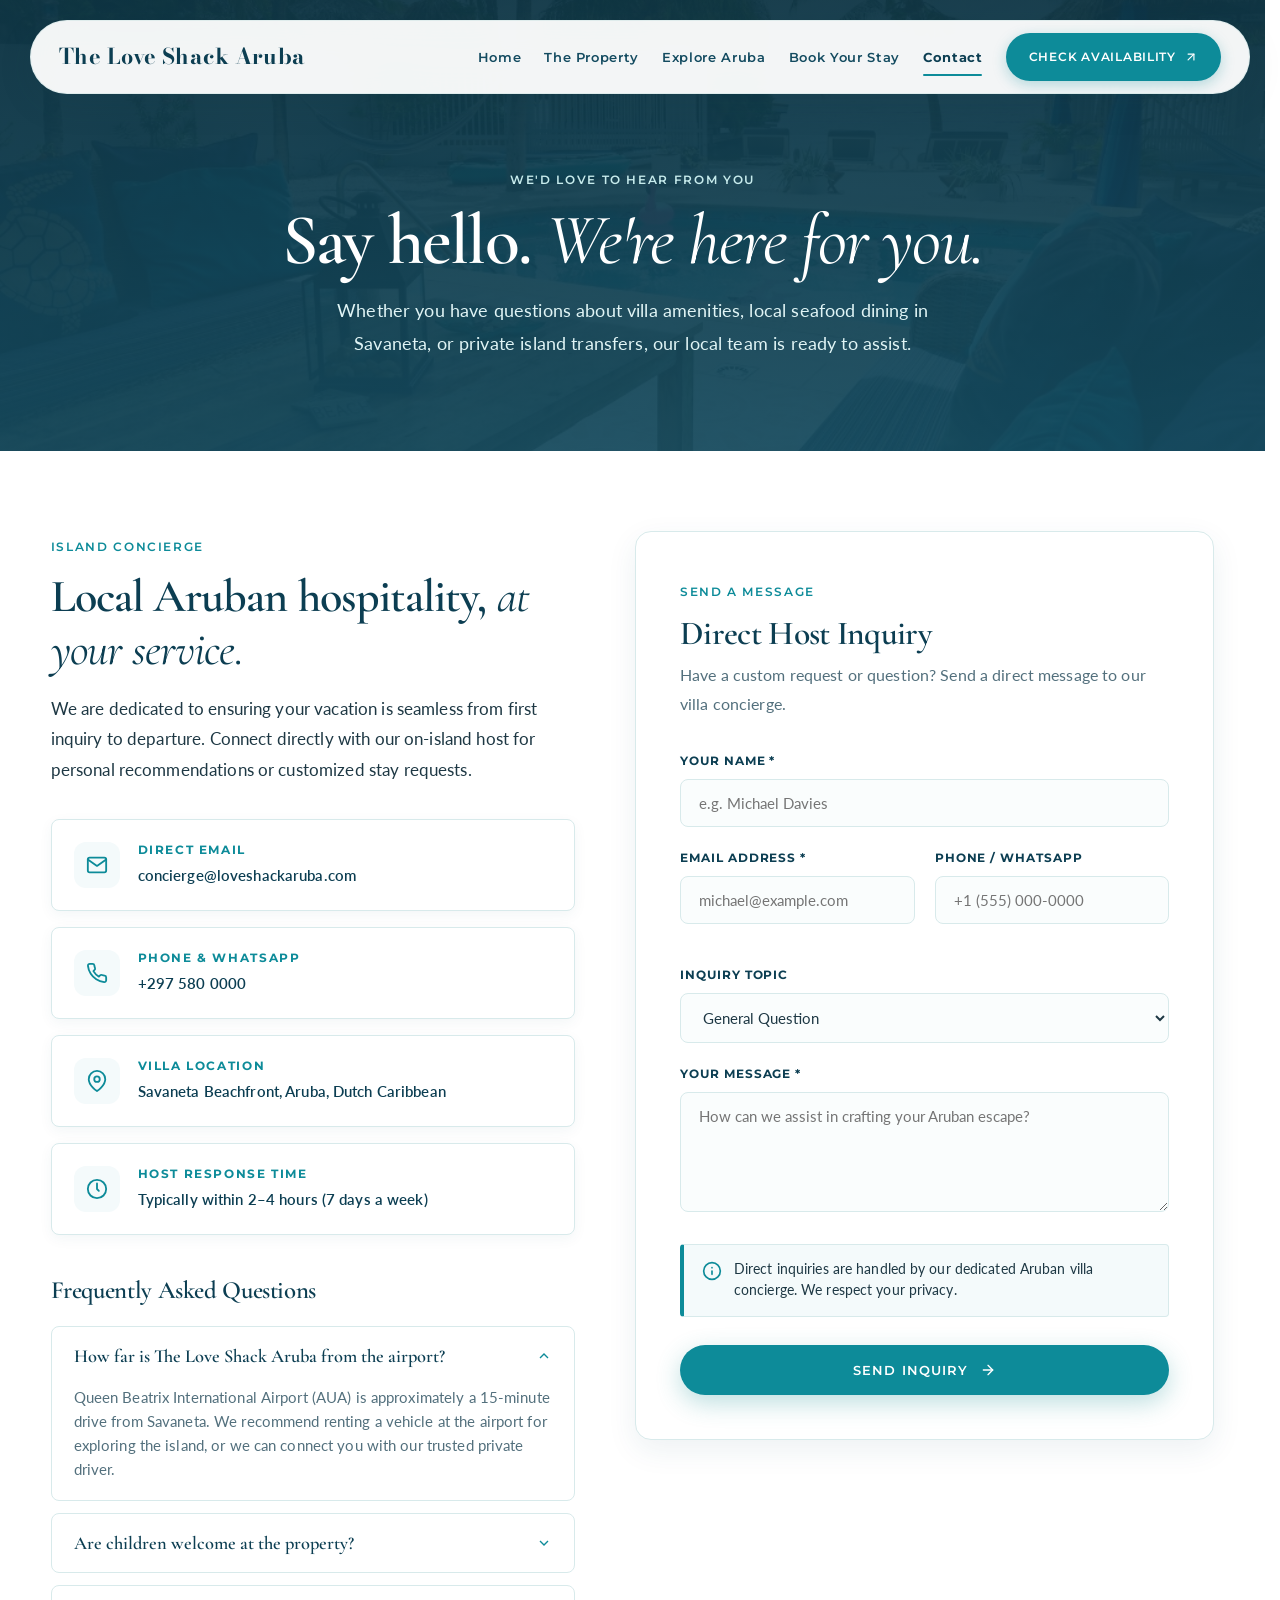
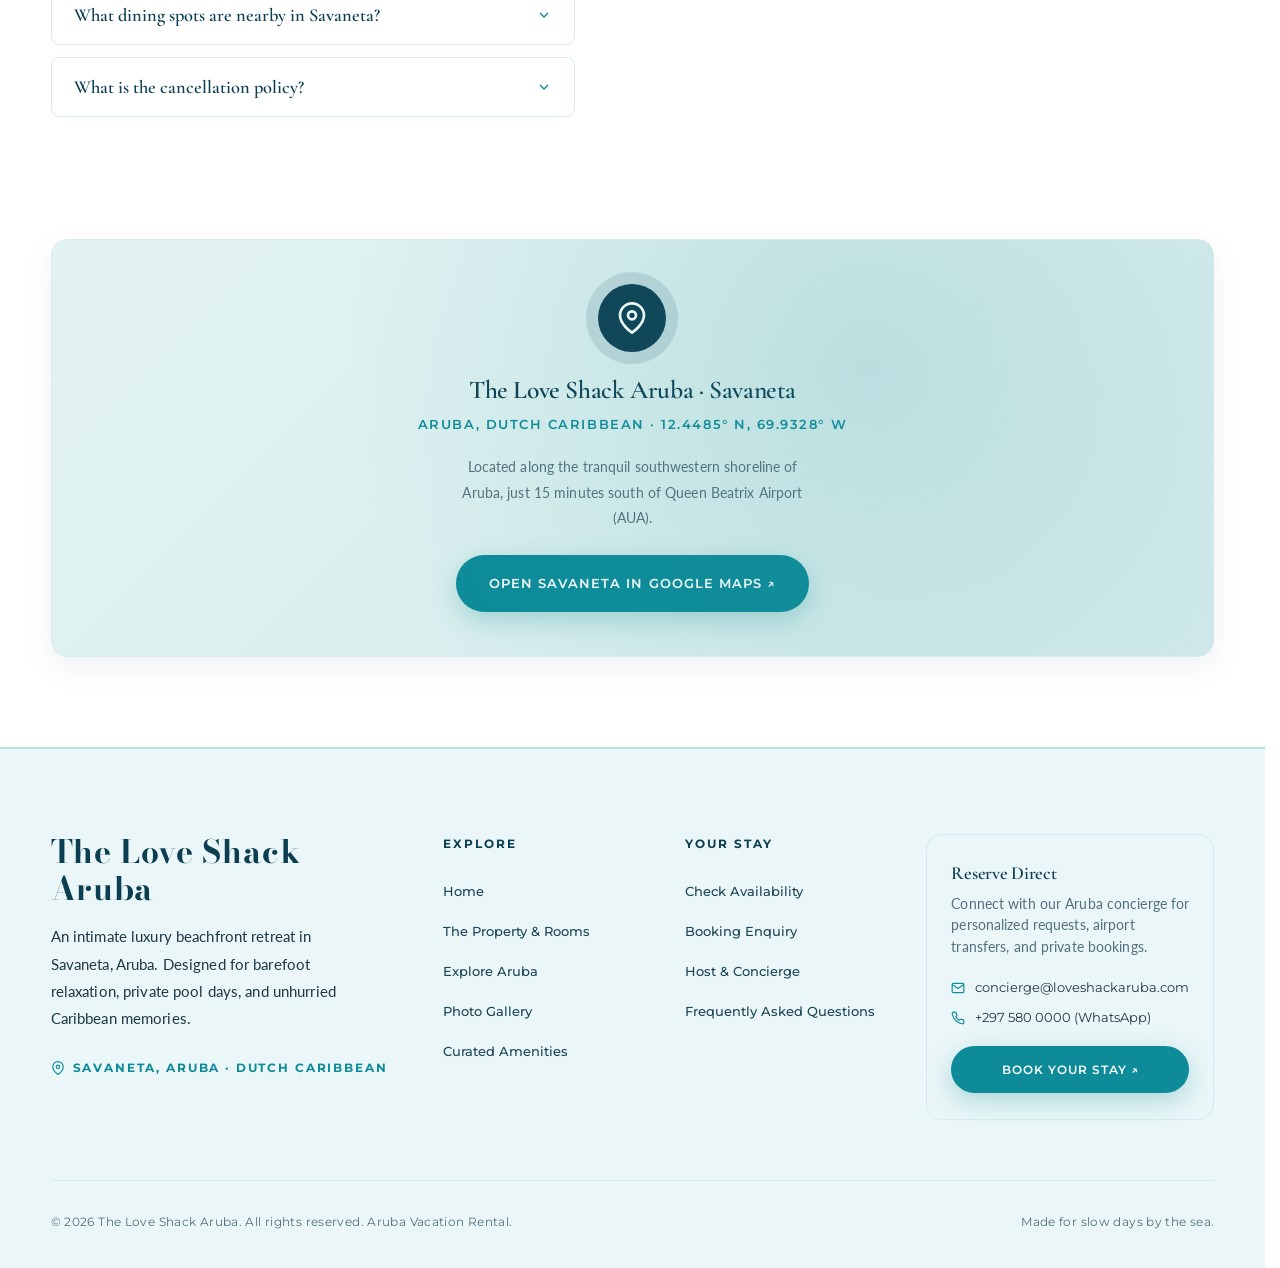
<file: contact.html>
<!doctype html>
<html lang="en">
<head>
  <meta charset="utf-8">
  <meta name="viewport" content="width=device-width, initial-scale=1">
  <title>Contact & Concierge | The Love Shack Aruba</title>
  <meta name="description" content="Get in touch with the Love Shack host concierge in Savaneta, Aruba. Inquire about availability, private boat charters, or dining recommendations.">
  
  <!-- Typography System: Pacifico (Logo), Cormorant Garamond (Headings), Lato (Body), Montserrat (Nav & Buttons) -->
  <link rel="preconnect" href="https://fonts.googleapis.com">
  <link rel="preconnect" href="https://fonts.gstatic.com" crossorigin>
  <link href="https://fonts.googleapis.com/css2?family=Bodoni+Moda:ital,opsz,wght@0,6..96,400..900;1,6..96,400..900&family=Cormorant+Garamond:ital,wght@0,400;0,500;0,600;0,700;1,400;1,600&family=Lato:ital,wght@0,300;0,400;0,700;1,300;1,400&family=Montserrat:wght@400;500;600;700&family=Pacifico&display=swap" rel="stylesheet">
  
  <link rel="stylesheet" href="assets/css/style.css?v=5.3">
</head>
<body>

  <!-- Floating Luxury Navigation Bar -->
  <div class="header-wrapper">
    <header class="header">
      <a class="logo" href="index.html" aria-label="The Love Shack Aruba Homepage">The Love Shack Aruba</a>
      
      <button class="menu-btn" aria-label="Toggle navigation menu" aria-expanded="false">
        <svg class="icon-hamburger" viewBox="0 0 24 24" fill="none" stroke="currentColor" stroke-width="2" stroke-linecap="round" stroke-linejoin="round" aria-hidden="true">
          <line x1="3" y1="12" x2="21" y2="12"></line>
          <line x1="3" y1="6" x2="21" y2="6"></line>
          <line x1="3" y1="18" x2="21" y2="18"></line>
        </svg>
        <svg class="icon-close" viewBox="0 0 24 24" fill="none" stroke="currentColor" stroke-width="2" stroke-linecap="round" stroke-linejoin="round" aria-hidden="true">
          <line x1="18" y1="6" x2="6" y2="18"></line>
          <line x1="6" y1="6" x2="18" y2="18"></line>
        </svg>
      </button>

      <nav class="nav" aria-label="Main Navigation">
        <a href="index.html">Home</a>
        <a href="property.html">The Property</a>
        <a href="explore-aruba.html">Explore Aruba</a>
        <a href="booking.html">Book Your Stay</a>
        <a class="current" href="contact.html">Contact</a>
        <a class="nav-cta" href="booking.html">
          Check Availability
          <svg viewBox="0 0 24 24" fill="none" stroke="currentColor" stroke-width="2" stroke-linecap="round" stroke-linejoin="round">
            <line x1="7" y1="17" x2="17" y2="7"></line>
            <polyline points="7 7 17 7 17 17"></polyline>
          </svg>
        </a>
      </nav>
    </header>
  </div>

  <main>
    <!-- Page Hero Banner -->
    <section class="page-banner" aria-label="Contact Concierge">
      <div class="page-banner-bg" role="img" aria-label="The Love Shack Aruba Background"></div>
      <div class="page-banner-overlay"></div>
      <div class="page-banner-content">
        <span class="eyebrow light center">WE'D LOVE TO HEAR FROM YOU</span>
        <h1>Say hello. <em>We're here for you.</em></h1>
        <p>
          Whether you have questions about villa amenities, local seafood dining in Savaneta, or private island transfers, our local team is ready to assist.
        </p>
      </div>
    </section>

    <!-- Contact & FAQ Section -->
    <section class="contact-section wrap" aria-label="Contact Information and Form">
      <div class="contact-layout">
        <!-- Left: Concierge Info & FAQ -->
        <div class="contact-info-panel">
          <span class="eyebrow">ISLAND CONCIERGE</span>
          <h2>Local Aruban hospitality, <em>at your service.</em></h2>
          <p>
            We are dedicated to ensuring your vacation is seamless from first inquiry to departure. Connect directly with our on-island host for personal recommendations or customized stay requests.
          </p>

          <div class="contact-cards-grid">
            <div class="contact-card-item">
              <div class="contact-icon-box">
                <svg viewBox="0 0 24 24" fill="none" stroke="currentColor" stroke-width="2" stroke-linecap="round" stroke-linejoin="round">
                  <path d="M4 4h16c1.1 0 2 .9 2 2v12c0 1.1-.9 2-2 2H4c-1.1 0-2-.9-2-2V6c0-1.1.9-2 2-2z"></path>
                  <polyline points="22,6 12,13 2,6"></polyline>
                </svg>
              </div>
              <div class="contact-card-content">
                <strong>DIRECT EMAIL</strong>
                <p>concierge@loveshackaruba.com</p>
              </div>
            </div>

            <div class="contact-card-item">
              <div class="contact-icon-box">
                <svg viewBox="0 0 24 24" fill="none" stroke="currentColor" stroke-width="2" stroke-linecap="round" stroke-linejoin="round">
                  <path d="M22 16.92v3a2 2 0 0 1-2.18 2 19.79 19.79 0 0 1-8.63-3.07 19.5 19.5 0 0 1-6-6 19.79 19.79 0 0 1-3.07-8.67A2 2 0 0 1 4.11 2h3a2 2 0 0 1 2 1.72 12.84 12.84 0 0 0 .7 2.81 2 2 0 0 1-.45 2.11L8.09 9.91a16 16 0 0 0 6 6l1.27-1.27a2 2 0 0 1 2.11-.45 12.84 12.84 0 0 0 2.81.7A2 2 0 0 1 22 16.92z"></path>
                </svg>
              </div>
              <div class="contact-card-content">
                <strong>PHONE & WHATSAPP</strong>
                <p>+297 580 0000</p>
              </div>
            </div>

            <div class="contact-card-item">
              <div class="contact-icon-box">
                <svg viewBox="0 0 24 24" fill="none" stroke="currentColor" stroke-width="2" stroke-linecap="round" stroke-linejoin="round">
                  <path d="M21 10c0 7-9 13-9 13s-9-6-9-13a9 9 0 0 1 18 0z"></path>
                  <circle cx="12" cy="10" r="3"></circle>
                </svg>
              </div>
              <div class="contact-card-content">
                <strong>VILLA LOCATION</strong>
                <p>Savaneta Beachfront, Aruba, Dutch Caribbean</p>
              </div>
            </div>

            <div class="contact-card-item">
              <div class="contact-icon-box">
                <svg viewBox="0 0 24 24" fill="none" stroke="currentColor" stroke-width="2" stroke-linecap="round" stroke-linejoin="round">
                  <circle cx="12" cy="12" r="10"></circle>
                  <polyline points="12 6 12 12 14 14"></polyline>
                </svg>
              </div>
              <div class="contact-card-content">
                <strong>HOST RESPONSE TIME</strong>
                <p>Typically within 2–4 hours (7 days a week)</p>
              </div>
            </div>
          </div>

          <!-- FAQ Accordion -->
          <div class="faq-wrap" id="faq">
            <h3>Frequently Asked Questions</h3>

            <div class="faq-item active">
              <button class="faq-question" type="button" aria-expanded="true">
                <span>How far is The Love Shack Aruba from the airport?</span>
                <svg viewBox="0 0 24 24" fill="none" stroke="currentColor" stroke-width="2"><polyline points="6 9 12 15 18 9"></polyline></svg>
              </button>
              <div class="faq-answer">
                <p>Queen Beatrix International Airport (AUA) is approximately a 15-minute drive from Savaneta. We recommend renting a vehicle at the airport for exploring the island, or we can connect you with our trusted private driver.</p>
              </div>
            </div>

            <div class="faq-item">
              <button class="faq-question" type="button" aria-expanded="false">
                <span>Are children welcome at the property?</span>
                <svg viewBox="0 0 24 24" fill="none" stroke="currentColor" stroke-width="2"><polyline points="6 9 12 15 18 9"></polyline></svg>
              </button>
              <div class="faq-answer">
                <p>Yes, children are welcome! Please note that the private swimming pool is not fenced, so active adult supervision is required at all times.</p>
              </div>
            </div>

            <div class="faq-item">
              <button class="faq-question" type="button" aria-expanded="false">
                <span>What dining spots are nearby in Savaneta?</span>
                <svg viewBox="0 0 24 24" fill="none" stroke="currentColor" stroke-width="2"><polyline points="6 9 12 15 18 9"></polyline></svg>
              </button>
              <div class="faq-answer">
                <p>Savaneta is Aruba's culinary gem for fresh seafood. Famous restaurants such as The Flying Fishbone (famous for dining with your feet in the ocean water) and Zeerovers (fresh catch fisherman's wharf) are just 2 to 3 minutes away.</p>
              </div>
            </div>

            <div class="faq-item">
              <button class="faq-question" type="button" aria-expanded="false">
                <span>What is the cancellation policy?</span>
                <svg viewBox="0 0 24 24" fill="none" stroke="currentColor" stroke-width="2"><polyline points="6 9 12 15 18 9"></polyline></svg>
              </button>
              <div class="faq-answer">
                <p>Standard policy offers full refund up to 30 days prior to arrival, and 50% refund up to 14 days prior. Client-specific customized terms can be finalized upon inquiry confirmation.</p>
              </div>
            </div>
          </div>
        </div>

        <!-- Right: Inquiry Form -->
        <div class="form-card">
          <span class="eyebrow">SEND A MESSAGE</span>
          <h2>Direct Host Inquiry</h2>
          <p>Have a custom request or question? Send a direct message to our villa concierge.</p>

          <form id="contactForm" novalidate>
            <div class="form-group">
              <label for="contactName">Your Name *</label>
              <input type="text" id="contactName" name="name" placeholder="e.g. Michael Davies" required aria-required="true">
            </div>

            <div class="form-group-row">
              <div class="form-group">
                <label for="contactEmail">Email Address *</label>
                <input type="email" id="contactEmail" name="email" placeholder="michael@example.com" required aria-required="true">
              </div>
              <div class="form-group">
                <label for="contactPhone">Phone / WhatsApp</label>
                <input type="tel" id="contactPhone" name="phone" placeholder="+1 (555) 000-0000">
              </div>
            </div>

            <div class="form-group">
              <label for="contactSubject">Inquiry Topic</label>
              <select id="contactSubject" name="subject">
                <option value="General Question" selected>General Question</option>
                <option value="Booking Dates & Availability">Booking Dates & Availability</option>
                <option value="Concierge & Island Transfers">Concierge & Island Transfers</option>
                <option value="Special Occasion / Anniversary">Special Occasion / Anniversary</option>
              </select>
            </div>

            <div class="form-group">
              <label for="contactMessage">Your Message *</label>
              <textarea id="contactMessage" name="message" rows="5" placeholder="How can we assist in crafting your Aruban escape?" required aria-required="true"></textarea>
            </div>

            <div class="form-notice">
              <svg viewBox="0 0 24 24" fill="none" stroke="currentColor" stroke-width="2" stroke-linecap="round" stroke-linejoin="round">
                <circle cx="12" cy="12" r="10"></circle>
                <line x1="12" y1="16" x2="12" y2="12"></line>
                <line x1="12" y1="8" x2="12.01" y2="8"></line>
              </svg>
              <p>
                Direct inquiries are handled by our dedicated Aruban villa concierge. We respect your privacy.
              </p>
            </div>

            <button type="submit" class="btn btn-teal" style="width: 100%;">
              Send Inquiry
              <svg viewBox="0 0 24 24" fill="none" stroke="currentColor" stroke-width="2" stroke-linecap="round" stroke-linejoin="round">
                <line x1="5" y1="12" x2="19" y2="12"></line>
                <polyline points="12 5 19 12 12 19"></polyline>
              </svg>
            </button>

            <div class="form-feedback" id="contactFeedback" aria-live="polite"></div>
          </form>
        </div>
      </div>
    </section>

    <!-- Location Card Section -->
    <section class="wrap" style="padding-bottom: 90px;" aria-label="Villa Map Location">
      <div class="map-visual-card">
        <div class="map-pin-pulse">
          <svg viewBox="0 0 24 24" fill="none" stroke="currentColor" stroke-width="2" stroke-linecap="round" stroke-linejoin="round">
            <path d="M21 10c0 7-9 13-9 13s-9-6-9-13a9 9 0 0 1 18 0z"></path>
            <circle cx="12" cy="10" r="3"></circle>
          </svg>
        </div>
        <h3>The Love Shack Aruba · Savaneta</h3>
        <span class="map-coordinates">ARUBA, DUTCH CARIBBEAN · 12.4485° N, 69.9328° W</span>
        <p class="map-note">
          Located along the tranquil southwestern shoreline of Aruba, just 15 minutes south of Queen Beatrix Airport (AUA).
        </p>
        <a class="btn btn-teal" href="https://maps.google.com/?q=Savaneta+Aruba" target="_blank" rel="noopener noreferrer">
          Open Savaneta in Google Maps ↗
        </a>
      </div>
    </section>
  </main>

  <!-- Redesigned Multi-Column Luxury Footer -->
  <footer class="footer" aria-label="Site Footer">
    <div class="wrap">
      <div class="footer-grid">
        <div class="footer-brand">
          <a class="logo" href="index.html">The Love Shack Aruba</a>
          <p>An intimate luxury beachfront retreat in Savaneta, Aruba. Designed for barefoot relaxation, private pool days, and unhurried Caribbean memories.</p>
          <div class="footer-location-tag">
            <svg viewBox="0 0 24 24" fill="none" stroke="currentColor" stroke-width="2"><path d="M21 10c0 7-9 13-9 13s-9-6-9-13a9 9 0 0 1 18 0z"></path><circle cx="12" cy="10" r="3"></circle></svg>
            Savaneta, Aruba · Dutch Caribbean
          </div>
        </div>

        <div>
          <span class="footer-col-title">EXPLORE</span>
          <ul class="footer-links">
            <li><a href="index.html">Home</a></li>
            <li><a href="property.html">The Property & Rooms</a></li>
            <li><a href="explore-aruba.html">Explore Aruba</a></li>
            <li><a href="property.html#gallery">Photo Gallery</a></li>
            <li><a href="property.html#amenities">Curated Amenities</a></li>
          </ul>
        </div>

        <div>
          <span class="footer-col-title">YOUR STAY</span>
          <ul class="footer-links">
            <li><a href="booking.html">Check Availability</a></li>
            <li><a href="booking.html">Booking Enquiry</a></li>
            <li><a href="contact.html">Host & Concierge</a></li>
            <li><a href="contact.html#faq">Frequently Asked Questions</a></li>
          </ul>
        </div>

        <div class="footer-cta-card" style="background-color: #eaf6f7; background: #eaf6f7; box-shadow: none;">
          <h4>Reserve Direct</h4>
          <p>Connect with our Aruba concierge for personalized requests, airport transfers, and private bookings.</p>
          <div class="footer-contact-item">
            <svg viewBox="0 0 24 24" fill="none" stroke="currentColor" stroke-width="2"><path d="M4 4h16c1.1 0 2 .9 2 2v12c0 1.1-.9 2-2 2H4c-1.1 0-2-.9-2-2V6c0-1.1.9-2 2-2z"></path><polyline points="22,6 12,13 2,6"></polyline></svg>
            <span>concierge@loveshackaruba.com</span>
          </div>
          <div class="footer-contact-item" style="margin-bottom: 16px;">
            <svg viewBox="0 0 24 24" fill="none" stroke="currentColor" stroke-width="2"><path d="M22 16.92v3a2 2 0 0 1-2.18 2 19.79 19.79 0 0 1-8.63-3.07 19.5 19.5 0 0 1-6-6 19.79 19.79 0 0 1-3.07-8.67A2 2 0 0 1 4.11 2h3a2 2 0 0 1 2 1.72 12.84 12.84 0 0 0 .7 2.81 2 2 0 0 1-.45 2.11L8.09 9.91a16 16 0 0 0 6 6l1.27-1.27a2 2 0 0 1 2.11-.45 12.84 12.84 0 0 0 2.81.7A2 2 0 0 1 22 16.92z"></path></svg>
            <span>+297 580 0000 (WhatsApp)</span>
          </div>
          <a class="btn btn-teal" href="booking.html" style="width: 100%; padding: 12px 18px; font-size: 0.75rem;">
            Book Your Stay ↗
          </a>
        </div>
      </div>

      <div class="footer-bottom">
        <span>© <span id="year">2026</span> The Love Shack Aruba. All rights reserved. Aruba Vacation Rental.</span>
        <div class="footer-bottom-links">
          <span>Made for slow days by the sea.</span>
        </div>
      </div>
    </div>
  </footer>

  <script src="assets/js/main.js"></script>
</body>
</html>
</file>
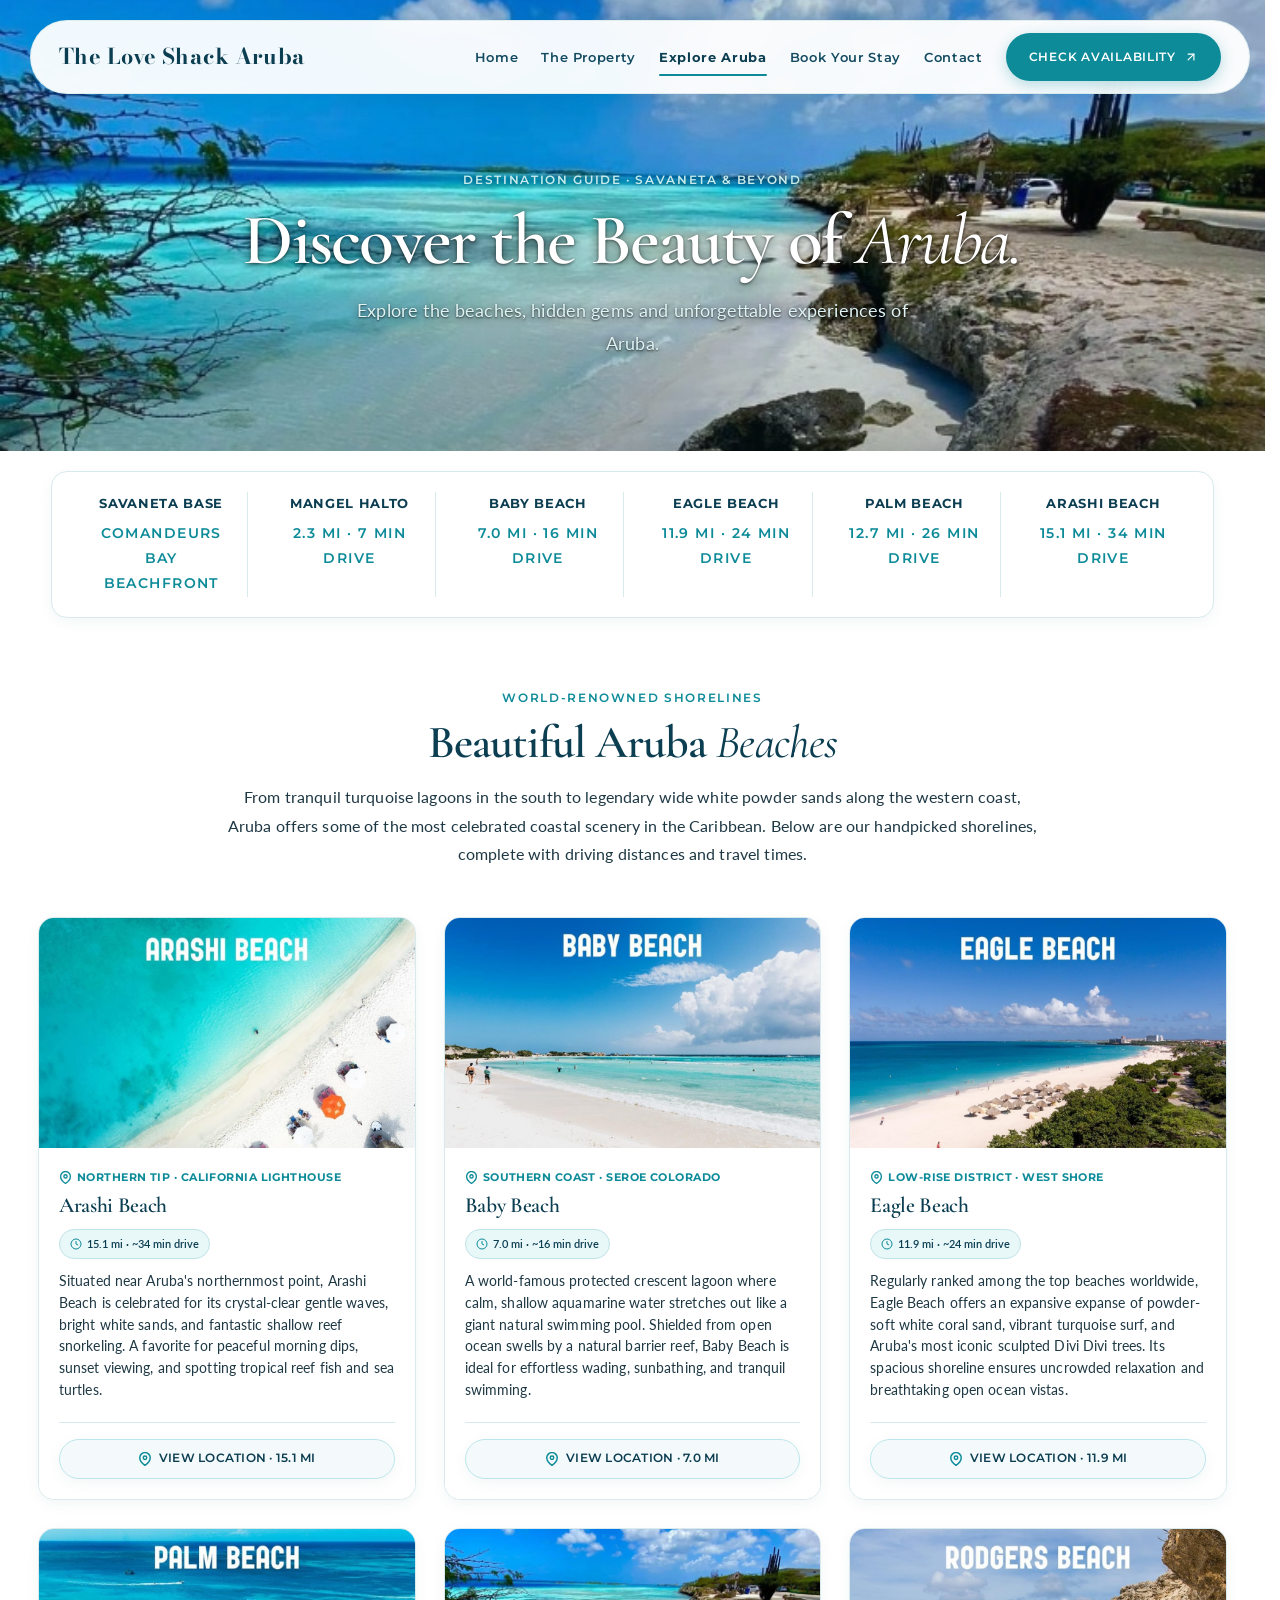
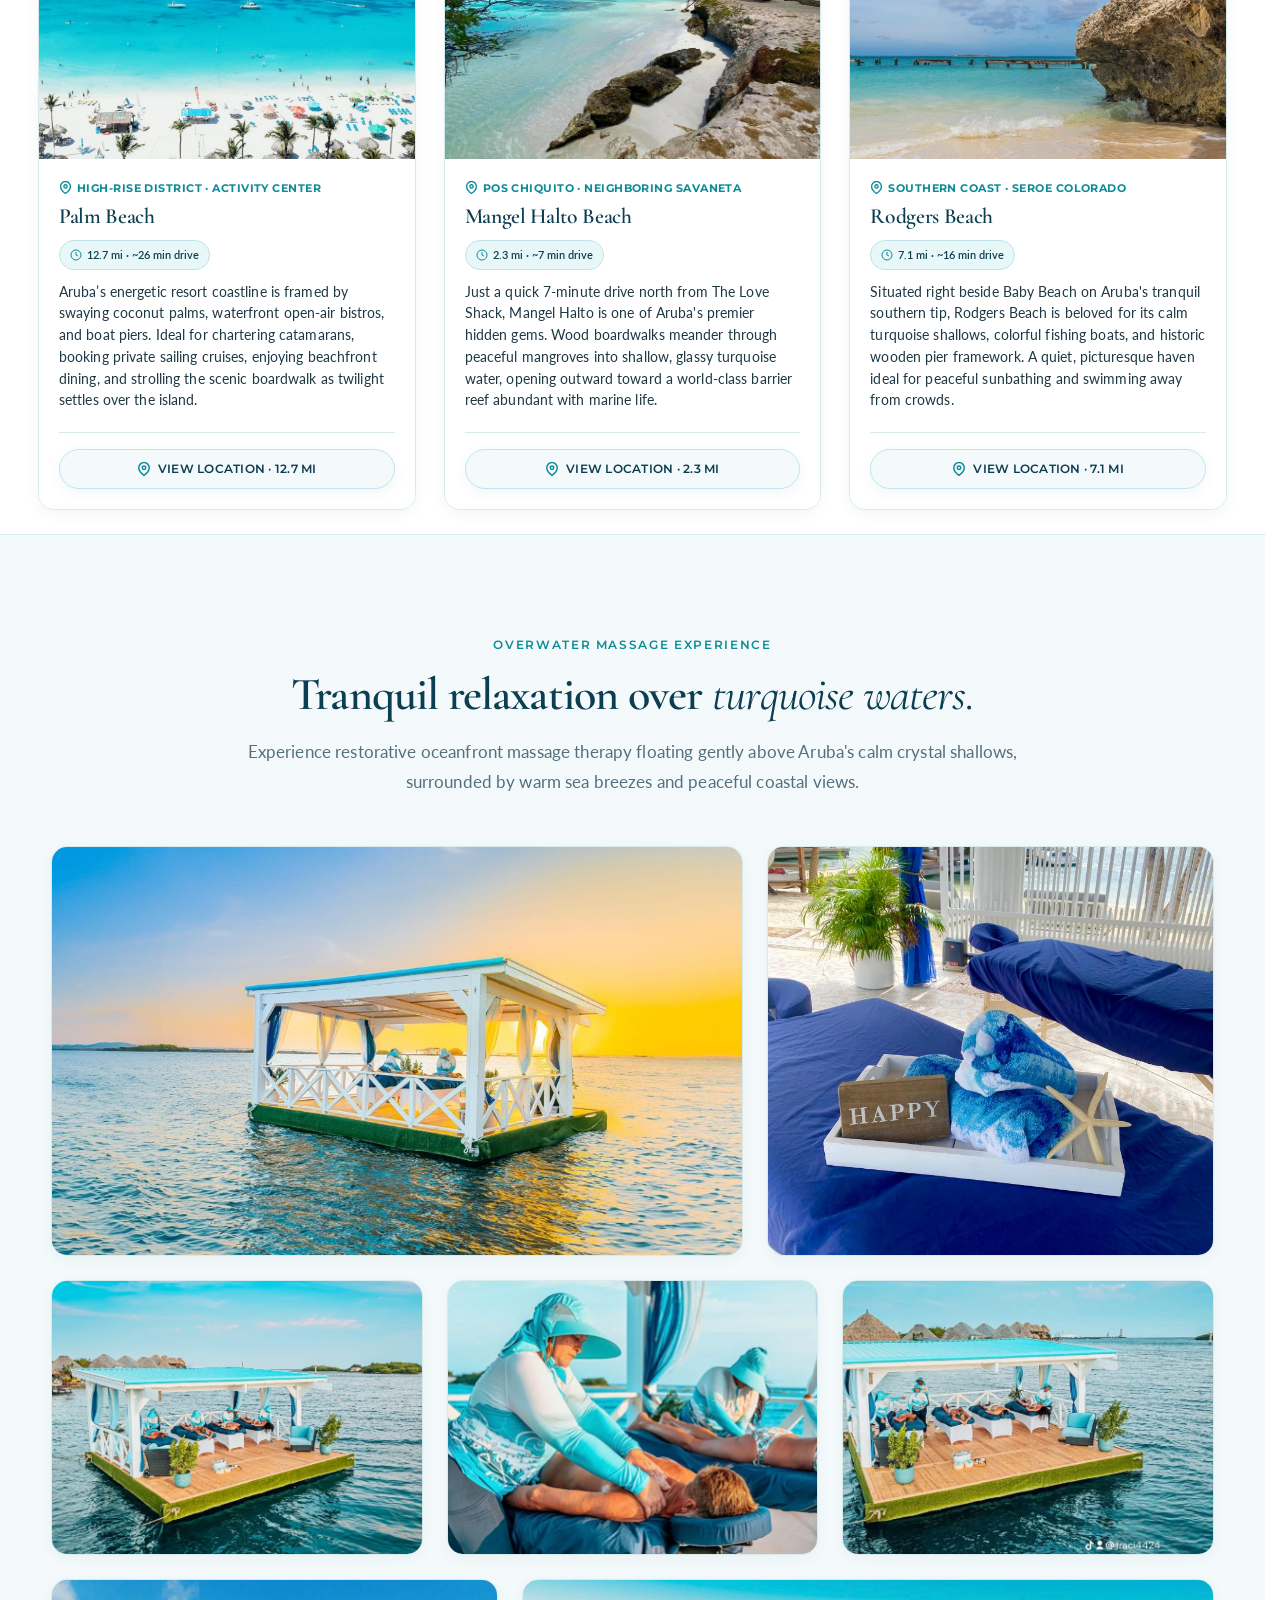
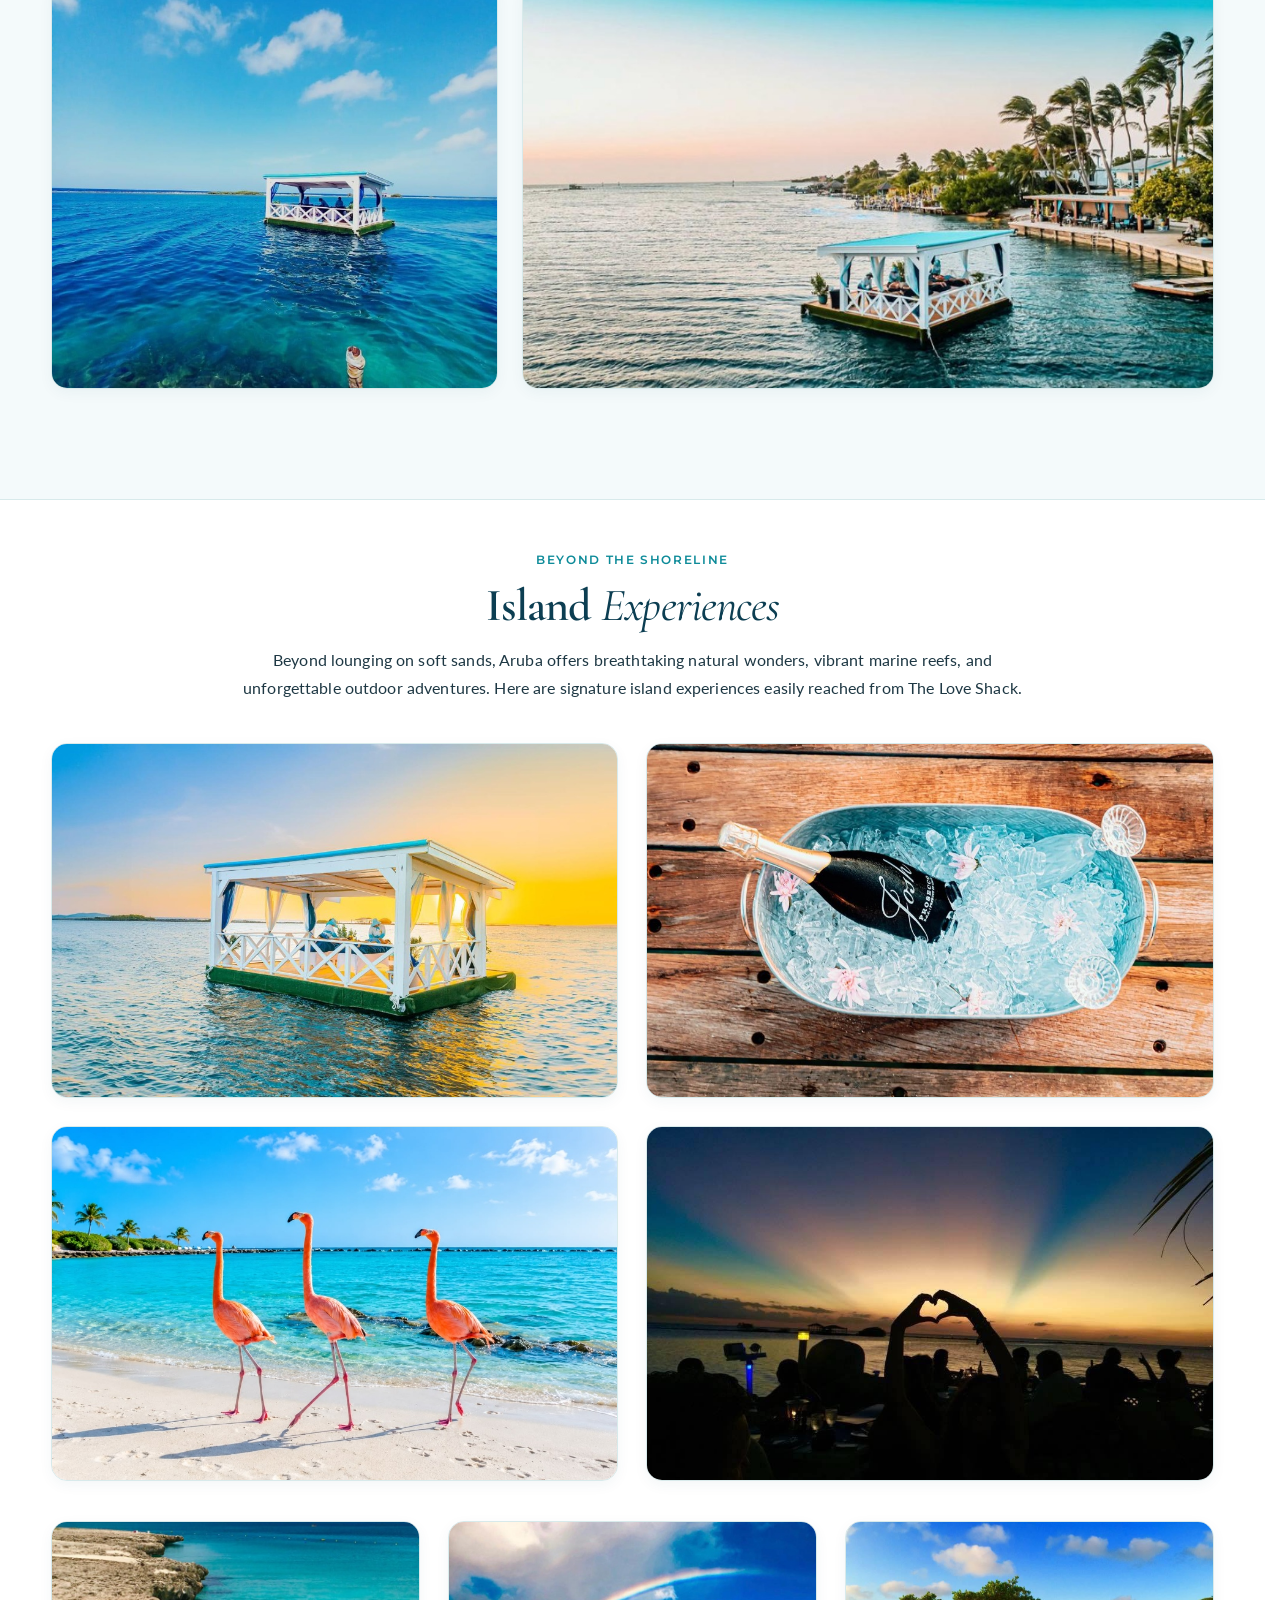
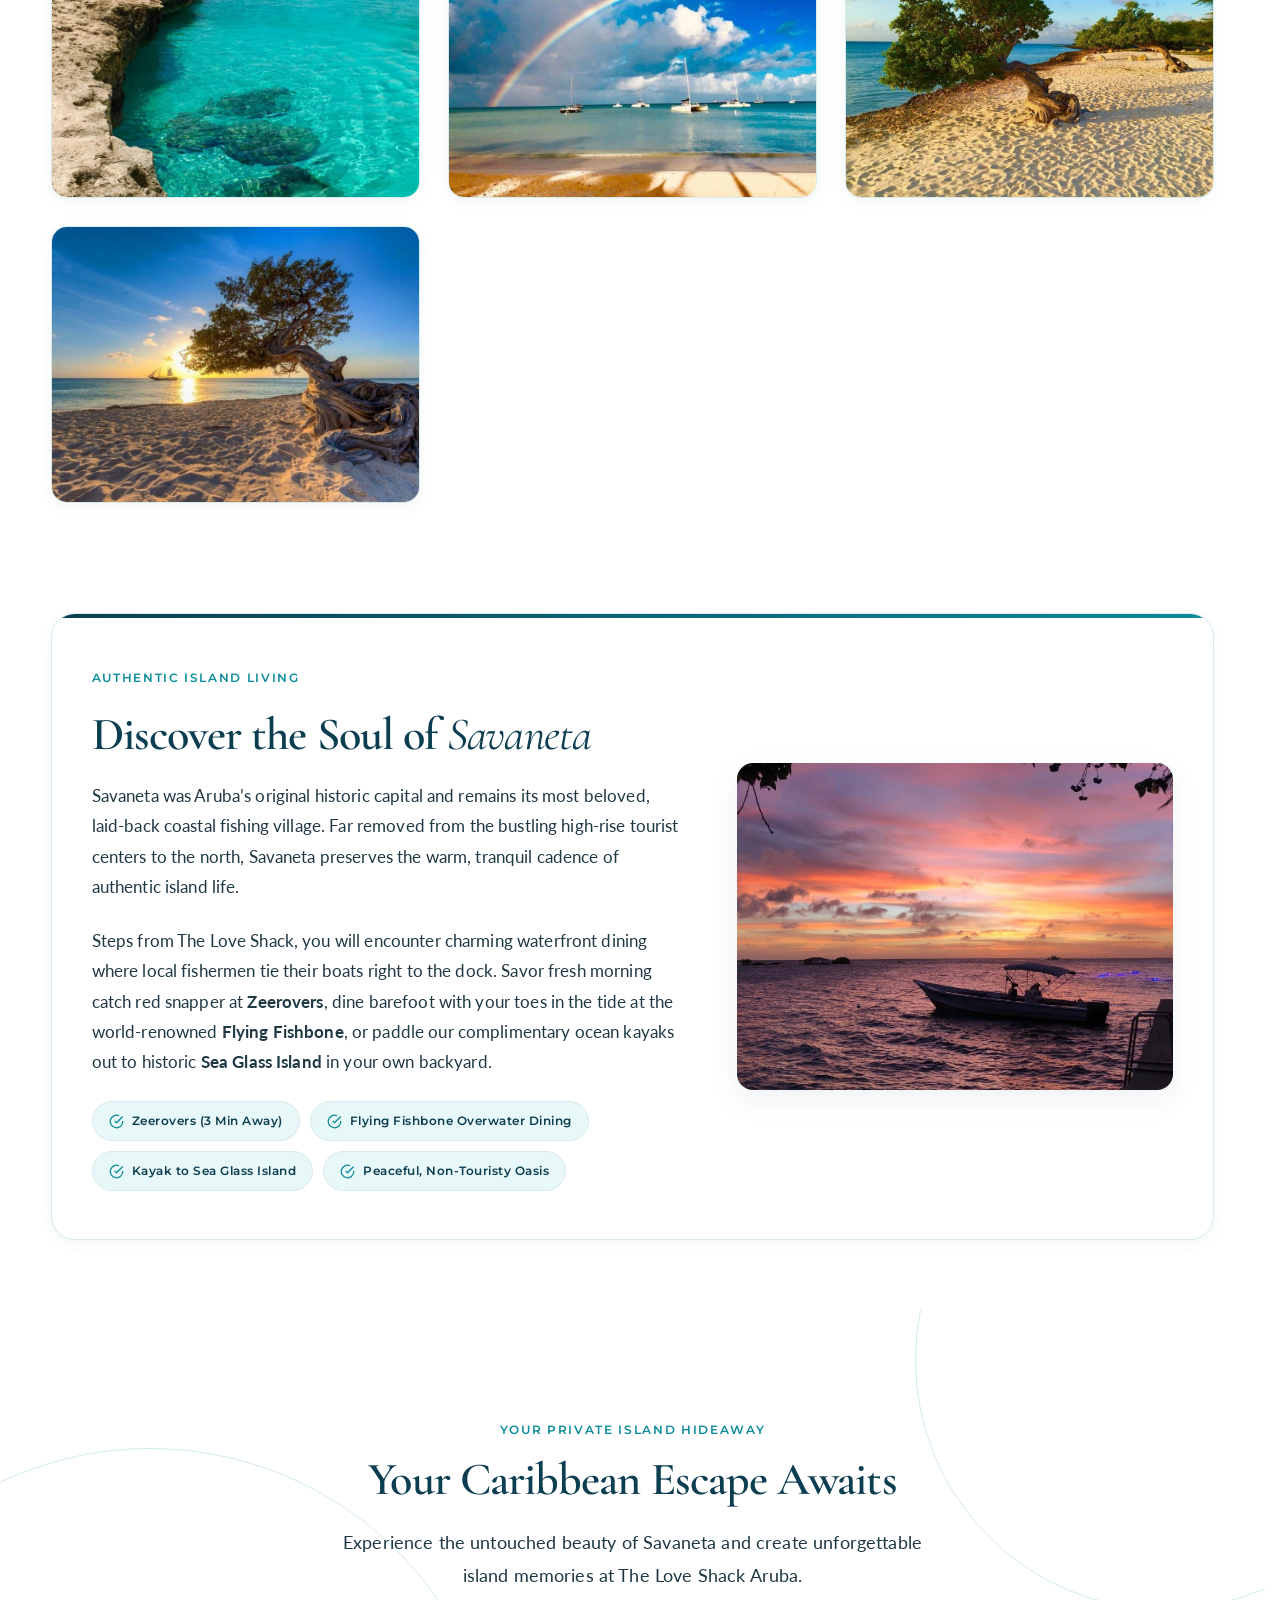
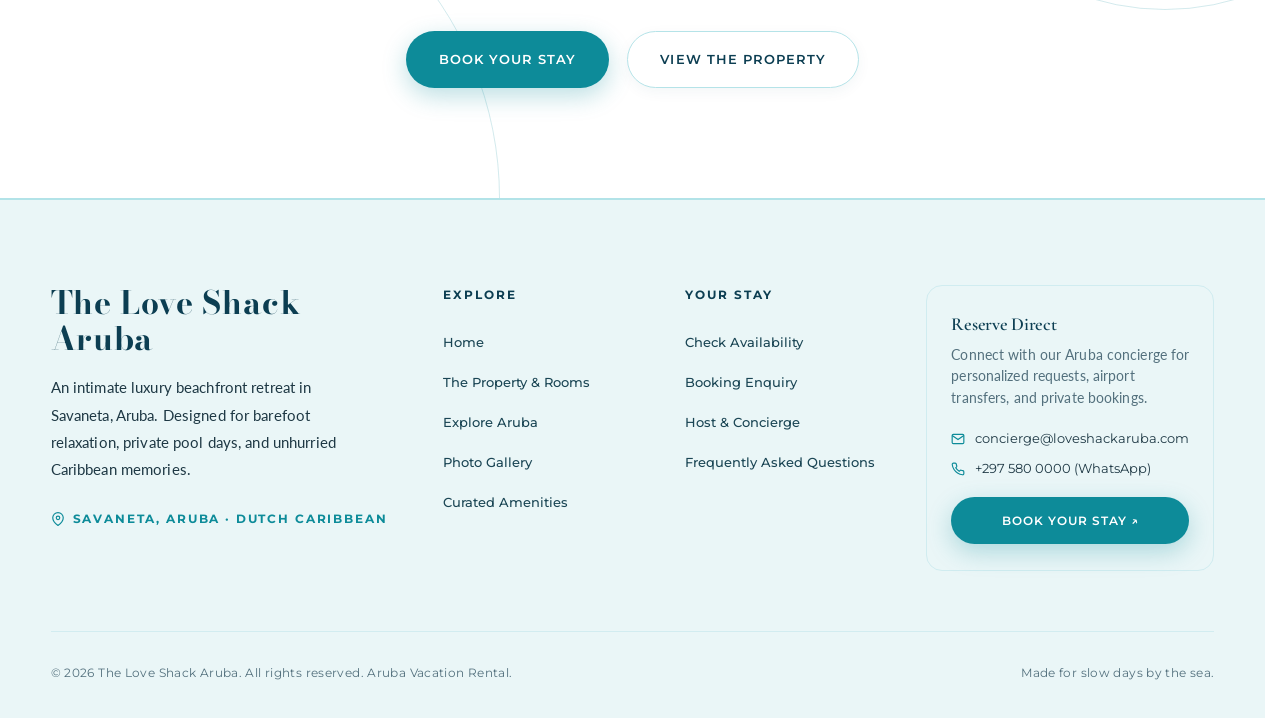
<file: explore-aruba.html>
<!doctype html>
<html lang="en">
<head>
  <meta charset="utf-8">
  <meta name="viewport" content="width=device-width, initial-scale=1">
  <title>Explore Aruba | Beaches, Sights & Distances from The Love Shack</title>
  <meta name="description" content="Discover the beauty of Aruba from The Love Shack in Savaneta. Explore world-famous beaches, calm lagoons, island adventures, and driving distances from our beachfront villa.">

  <!-- Typography System: Pacifico (Logo), Cormorant Garamond (Headings), Lato (Body), Montserrat (Nav & Buttons) -->
  <link rel="preconnect" href="https://fonts.googleapis.com">
  <link rel="preconnect" href="https://fonts.gstatic.com" crossorigin>
  <link href="https://fonts.googleapis.com/css2?family=Bodoni+Moda:ital,opsz,wght@0,6..96,400..900;1,6..96,400..900&family=Cormorant+Garamond:ital,wght@0,400;0,500;0,600;0,700;1,400;1,600&family=Lato:ital,wght@0,300;0,400;0,700;1,300;1,400&family=Montserrat:wght@400;500;600;700&family=Pacifico&display=swap" rel="stylesheet">

  <link rel="stylesheet" href="assets/css/style.css?v=5.3">
</head>
<body>

  <!-- Floating Luxury Navigation Bar -->
  <div class="header-wrapper">
    <header class="header">
      <a class="logo" href="index.html" aria-label="The Love Shack Aruba Homepage">The Love Shack Aruba</a>

      <button class="menu-btn" aria-label="Toggle navigation menu" aria-expanded="false">
        <svg class="icon-hamburger" viewBox="0 0 24 24" fill="none" stroke="currentColor" stroke-width="2" stroke-linecap="round" stroke-linejoin="round" aria-hidden="true">
          <line x1="3" y1="12" x2="21" y2="12"></line>
          <line x1="3" y1="6" x2="21" y2="6"></line>
          <line x1="3" y1="18" x2="21" y2="18"></line>
        </svg>
        <svg class="icon-close" viewBox="0 0 24 24" fill="none" stroke="currentColor" stroke-width="2" stroke-linecap="round" stroke-linejoin="round" aria-hidden="true">
          <line x1="18" y1="6" x2="6" y2="18"></line>
          <line x1="6" y1="6" x2="18" y2="18"></line>
        </svg>
      </button>

      <nav class="nav" aria-label="Main Navigation">
        <a href="index.html">Home</a>
        <a href="property.html">The Property</a>
        <a class="current" href="explore-aruba.html">Explore Aruba</a>
        <a href="booking.html">Book Your Stay</a>
        <a href="contact.html">Contact</a>
        <a class="nav-cta" href="booking.html">
          Check Availability
          <svg viewBox="0 0 24 24" fill="none" stroke="currentColor" stroke-width="2" stroke-linecap="round" stroke-linejoin="round">
            <line x1="7" y1="17" x2="17" y2="7"></line>
            <polyline points="7 7 17 7 17 17"></polyline>
          </svg>
        </a>
      </nav>
    </header>
  </div>

  <main>
    <!-- Destination Page Hero Banner -->
    <section class="page-banner" aria-label="Explore Aruba Destination Guide">
      <div class="page-banner-bg" role="img" aria-label="Aruba Coastline Background" style="background-image: url('assets/images/explore/aruba-turquoise-ocean.jpg'); background-position: center 35%; opacity: 1;"></div>
      <div class="page-banner-overlay" style="background: linear-gradient(180deg, rgba(7, 39, 53, 0.18) 0%, rgba(12, 62, 82, 0.06) 50%, rgba(7, 39, 53, 0.24) 100%);"></div>
      <div class="page-banner-content">
        <span class="eyebrow light center" style="text-shadow: 0 1px 6px rgba(0, 0, 0, 0.5);">DESTINATION GUIDE · SAVANETA &amp; BEYOND</span>
        <h1 style="text-shadow: 0 2px 12px rgba(0, 0, 0, 0.55), 0 1px 3px rgba(0, 0, 0, 0.6);">Discover the Beauty of <em>Aruba.</em></h1>
        <p style="text-shadow: 0 1px 8px rgba(0, 0, 0, 0.55), 0 1px 2px rgba(0, 0, 0, 0.6);">Explore the beaches, hidden gems and unforgettable experiences of Aruba.</p>
      </div>
    </section>

    <!-- Island Distances Quick-Reference Strip -->
    <section class="wrap" aria-label="Aruba Island Distances Overview">
      <div class="property-specs-bar explore-dist-bar">
        <div class="spec-item">
          <strong>Savaneta Base</strong>
          <span>Comandeurs Bay Beachfront</span>
        </div>
        <div class="spec-item">
          <strong>Mangel Halto</strong>
          <span>2.3 mi · 7 min drive</span>
        </div>
        <div class="spec-item">
          <strong>Baby Beach</strong>
          <span>7.0 mi · 16 min drive</span>
        </div>
        <div class="spec-item">
          <strong>Eagle Beach</strong>
          <span>11.9 mi · 24 min drive</span>
        </div>
        <div class="spec-item">
          <strong>Palm Beach</strong>
          <span>12.7 mi · 26 min drive</span>
        </div>
        <div class="spec-item">
          <strong>Arashi Beach</strong>
          <span>15.1 mi · 34 min drive</span>
        </div>
      </div>
    </section>

    <!-- SECTION 1: Beautiful Aruba Beaches -->
    <section class="wrap intro-section beach-cards-section" style="padding-top: 30px;" aria-label="Beautiful Aruba Beaches">
      <div class="seaglass-header" style="max-width: 820px; margin-bottom: 48px;">
        <span class="eyebrow">WORLD-RENOWNED SHORELINES</span>
        <h2>Beautiful Aruba <em>Beaches</em></h2>
        <p>
          From tranquil turquoise lagoons in the south to legendary wide white powder sands along the western coast, Aruba offers some of the most celebrated coastal scenery in the Caribbean. Below are our handpicked shorelines, complete with driving distances and travel times.
        </p>
      </div>

      <div class="explore-beach-grid">
        <!-- Beach Card 1: Arashi Beach -->
        <article class="explore-beach-card">
          <div class="explore-card-img-wrap">
            <img src="assets/images/explore/arashi-beach.jpg" alt="Aerial view of Arashi Beach Aruba with turquoise water and beach umbrellas" loading="lazy">
          </div>
          <div class="explore-beach-body">
            <span class="explore-card-tag">
              <svg viewBox="0 0 24 24" width="13" height="13" fill="none" stroke="currentColor" stroke-width="2.5" aria-hidden="true"><path d="M21 10c0 7-9 13-9 13s-9-6-9-13a9 9 0 0 1 18 0z"></path><circle cx="12" cy="10" r="3"></circle></svg>
              <span>Northern Tip · California Lighthouse</span>
            </span>
            <h3 class="explore-card-title">Arashi Beach</h3>
            <div class="explore-dist-pill">
              <svg viewBox="0 0 24 24" width="12" height="12" fill="none" stroke="currentColor" stroke-width="2" aria-hidden="true"><circle cx="12" cy="12" r="10"></circle><polyline points="12 6 12 12 16 14"></polyline></svg>
              <span>15.1 mi · ~34 min drive</span>
            </div>
            <p class="explore-card-desc">
              Situated near Aruba's northernmost point, Arashi Beach is celebrated for its crystal-clear gentle waves, bright white sands, and fantastic shallow reef snorkeling. A favorite for peaceful morning dips, sunset viewing, and spotting tropical reef fish and sea turtles.
            </p>
            <div class="explore-card-actions">
              <a class="btn btn-sm btn-beach-loc" href="https://www.google.com/maps/dir/?api=1&origin=Aruba+Ocean+Villas%2C+Savaneta+356A%2C+Savaneta%2C+Aruba&destination=Arashi+Beach%2C+Aruba&travelmode=driving" target="_blank" rel="noopener noreferrer">
                <svg viewBox="0 0 24 24" width="13" height="13" fill="none" stroke="currentColor" stroke-width="2.5" aria-hidden="true"><path d="M21 10c0 7-9 13-9 13s-9-6-9-13a9 9 0 0 1 18 0z"></path><circle cx="12" cy="10" r="3"></circle></svg>
                <span>View Location · 15.1 mi</span>
              </a>
            </div>
          </div>
        </article>

        <!-- Beach Card 2: Baby Beach -->
        <article class="explore-beach-card">
          <div class="explore-card-img-wrap">
            <img src="assets/images/explore/baby-beach.jpg" alt="Pristine white sand shoreline and calm turquoise waters at Baby Beach Aruba" loading="lazy">
          </div>
          <div class="explore-beach-body">
            <span class="explore-card-tag">
              <svg viewBox="0 0 24 24" width="13" height="13" fill="none" stroke="currentColor" stroke-width="2.5" aria-hidden="true"><path d="M21 10c0 7-9 13-9 13s-9-6-9-13a9 9 0 0 1 18 0z"></path><circle cx="12" cy="10" r="3"></circle></svg>
              <span>Southern Coast · Seroe Colorado</span>
            </span>
            <h3 class="explore-card-title">Baby Beach</h3>
            <div class="explore-dist-pill">
              <svg viewBox="0 0 24 24" width="12" height="12" fill="none" stroke="currentColor" stroke-width="2" aria-hidden="true"><circle cx="12" cy="12" r="10"></circle><polyline points="12 6 12 12 16 14"></polyline></svg>
              <span>7.0 mi · ~16 min drive</span>
            </div>
            <p class="explore-card-desc">
              A world-famous protected crescent lagoon where calm, shallow aquamarine water stretches out like a giant natural swimming pool. Shielded from open ocean swells by a natural barrier reef, Baby Beach is ideal for effortless wading, sunbathing, and tranquil swimming.
            </p>
            <div class="explore-card-actions">
              <a class="btn btn-sm btn-beach-loc" href="https://www.google.com/maps/dir/?api=1&origin=Aruba+Ocean+Villas%2C+Savaneta+356A%2C+Savaneta%2C+Aruba&destination=Baby+Beach%2C+San+Nicolas%2C+Aruba&travelmode=driving" target="_blank" rel="noopener noreferrer">
                <svg viewBox="0 0 24 24" width="13" height="13" fill="none" stroke="currentColor" stroke-width="2.5" aria-hidden="true"><path d="M21 10c0 7-9 13-9 13s-9-6-9-13a9 9 0 0 1 18 0z"></path><circle cx="12" cy="10" r="3"></circle></svg>
                <span>View Location · 7.0 mi</span>
              </a>
            </div>
          </div>
        </article>

        <!-- Beach Card 3: Eagle Beach -->
        <article class="explore-beach-card">
          <div class="explore-card-img-wrap">
            <img src="assets/images/explore/eagle-beach.jpg" alt="Aerial panorama of Eagle Beach Aruba featuring turquoise water and shaded palapas" loading="lazy">
          </div>
          <div class="explore-beach-body">
            <span class="explore-card-tag">
              <svg viewBox="0 0 24 24" width="13" height="13" fill="none" stroke="currentColor" stroke-width="2.5" aria-hidden="true"><path d="M21 10c0 7-9 13-9 13s-9-6-9-13a9 9 0 0 1 18 0z"></path><circle cx="12" cy="10" r="3"></circle></svg>
              <span>Low-Rise District · West Shore</span>
            </span>
            <h3 class="explore-card-title">Eagle Beach</h3>
            <div class="explore-dist-pill">
              <svg viewBox="0 0 24 24" width="12" height="12" fill="none" stroke="currentColor" stroke-width="2" aria-hidden="true"><circle cx="12" cy="12" r="10"></circle><polyline points="12 6 12 12 16 14"></polyline></svg>
              <span>11.9 mi · ~24 min drive</span>
            </div>
            <p class="explore-card-desc">
              Regularly ranked among the top beaches worldwide, Eagle Beach offers an expansive expanse of powder-soft white coral sand, vibrant turquoise surf, and Aruba's most iconic sculpted Divi Divi trees. Its spacious shoreline ensures uncrowded relaxation and breathtaking open ocean vistas.
            </p>
            <div class="explore-card-actions">
              <a class="btn btn-sm btn-beach-loc" href="https://www.google.com/maps/dir/?api=1&origin=Aruba+Ocean+Villas%2C+Savaneta+356A%2C+Savaneta%2C+Aruba&destination=Eagle+Beach%2C+Aruba&travelmode=driving" target="_blank" rel="noopener noreferrer">
                <svg viewBox="0 0 24 24" width="13" height="13" fill="none" stroke="currentColor" stroke-width="2.5" aria-hidden="true"><path d="M21 10c0 7-9 13-9 13s-9-6-9-13a9 9 0 0 1 18 0z"></path><circle cx="12" cy="10" r="3"></circle></svg>
                <span>View Location · 11.9 mi</span>
              </a>
            </div>
          </div>
        </article>

        <!-- Beach Card 4: Palm Beach -->
        <article class="explore-beach-card">
          <div class="explore-card-img-wrap">
            <img src="assets/images/explore/palm-beach.jpg" alt="Palm Beach Aruba aerial view with turquoise sea, palm trees, and coastal boats" loading="lazy">
          </div>
          <div class="explore-beach-body">
            <span class="explore-card-tag">
              <svg viewBox="0 0 24 24" width="13" height="13" fill="none" stroke="currentColor" stroke-width="2.5" aria-hidden="true"><path d="M21 10c0 7-9 13-9 13s-9-6-9-13a9 9 0 0 1 18 0z"></path><circle cx="12" cy="10" r="3"></circle></svg>
              <span>High-Rise District · Activity Center</span>
            </span>
            <h3 class="explore-card-title">Palm Beach</h3>
            <div class="explore-dist-pill">
              <svg viewBox="0 0 24 24" width="12" height="12" fill="none" stroke="currentColor" stroke-width="2" aria-hidden="true"><circle cx="12" cy="12" r="10"></circle><polyline points="12 6 12 12 16 14"></polyline></svg>
              <span>12.7 mi · ~26 min drive</span>
            </div>
            <p class="explore-card-desc">
              Aruba’s energetic resort coastline is framed by swaying coconut palms, waterfront open-air bistros, and boat piers. Ideal for chartering catamarans, booking private sailing cruises, enjoying beachfront dining, and strolling the scenic boardwalk as twilight settles over the island.
            </p>
            <div class="explore-card-actions">
              <a class="btn btn-sm btn-beach-loc" href="https://www.google.com/maps/dir/?api=1&origin=Aruba+Ocean+Villas%2C+Savaneta+356A%2C+Savaneta%2C+Aruba&destination=Palm+Beach%2C+Noord%2C+Aruba&travelmode=driving" target="_blank" rel="noopener noreferrer">
                <svg viewBox="0 0 24 24" width="13" height="13" fill="none" stroke="currentColor" stroke-width="2.5" aria-hidden="true"><path d="M21 10c0 7-9 13-9 13s-9-6-9-13a9 9 0 0 1 18 0z"></path><circle cx="12" cy="10" r="3"></circle></svg>
                <span>View Location · 12.7 mi</span>
              </a>
            </div>
          </div>
        </article>

        <!-- Beach Card 5: Mangel Halto Beach -->
        <article class="explore-beach-card">
          <div class="explore-card-img-wrap">
            <img src="assets/images/explore/mangel-halto.jpg" alt="Tranquil turquoise lagoon, wooden stairs, and rocky limestone cove at Mangel Halto Aruba" loading="lazy">
          </div>
          <div class="explore-beach-body">
            <span class="explore-card-tag">
              <svg viewBox="0 0 24 24" width="13" height="13" fill="none" stroke="currentColor" stroke-width="2.5" aria-hidden="true"><path d="M21 10c0 7-9 13-9 13s-9-6-9-13a9 9 0 0 1 18 0z"></path><circle cx="12" cy="10" r="3"></circle></svg>
              <span>Pos Chiquito · Neighboring Savaneta</span>
            </span>
            <h3 class="explore-card-title">Mangel Halto Beach</h3>
            <div class="explore-dist-pill">
              <svg viewBox="0 0 24 24" width="12" height="12" fill="none" stroke="currentColor" stroke-width="2" aria-hidden="true"><circle cx="12" cy="12" r="10"></circle><polyline points="12 6 12 12 16 14"></polyline></svg>
              <span>2.3 mi · ~7 min drive</span>
            </div>
            <p class="explore-card-desc">
              Just a quick 7-minute drive north from The Love Shack, Mangel Halto is one of Aruba's premier hidden gems. Wood boardwalks meander through peaceful mangroves into shallow, glassy turquoise water, opening outward toward a world-class barrier reef abundant with marine life.
            </p>
            <div class="explore-card-actions">
              <a class="btn btn-sm btn-beach-loc" href="https://www.google.com/maps/dir/?api=1&origin=Aruba+Ocean+Villas%2C+Savaneta+356A%2C+Savaneta%2C+Aruba&destination=Mangel+Halto+Beach%2C+Aruba&travelmode=driving" target="_blank" rel="noopener noreferrer">
                <svg viewBox="0 0 24 24" width="13" height="13" fill="none" stroke="currentColor" stroke-width="2.5" aria-hidden="true"><path d="M21 10c0 7-9 13-9 13s-9-6-9-13a9 9 0 0 1 18 0z"></path><circle cx="12" cy="10" r="3"></circle></svg>
                <span>View Location · 2.3 mi</span>
              </a>
            </div>
          </div>
        </article>

        <!-- Beach Card 6: Rodgers Beach -->
        <article class="explore-beach-card">
          <div class="explore-card-img-wrap">
            <img src="assets/images/explore/rodgers-beach.jpg" alt="Scenic view of Rodgers Beach Aruba with crystal clear turquoise shallows and iconic wooden pier pilings" loading="lazy">
          </div>
          <div class="explore-beach-body">
            <span class="explore-card-tag">
              <svg viewBox="0 0 24 24" width="13" height="13" fill="none" stroke="currentColor" stroke-width="2.5" aria-hidden="true"><path d="M21 10c0 7-9 13-9 13s-9-6-9-13a9 9 0 0 1 18 0z"></path><circle cx="12" cy="10" r="3"></circle></svg>
              <span>Southern Coast · Seroe Colorado</span>
            </span>
            <h3 class="explore-card-title">Rodgers Beach</h3>
            <div class="explore-dist-pill">
              <svg viewBox="0 0 24 24" width="12" height="12" fill="none" stroke="currentColor" stroke-width="2" aria-hidden="true"><circle cx="12" cy="12" r="10"></circle><polyline points="12 6 12 12 16 14"></polyline></svg>
              <span>7.1 mi · ~16 min drive</span>
            </div>
            <p class="explore-card-desc">
              Situated right beside Baby Beach on Aruba's tranquil southern tip, Rodgers Beach is beloved for its calm turquoise shallows, colorful fishing boats, and historic wooden pier framework. A quiet, picturesque haven ideal for peaceful sunbathing and swimming away from crowds.
            </p>
            <div class="explore-card-actions">
              <a class="btn btn-sm btn-beach-loc" href="https://www.google.com/maps/dir/?api=1&origin=Aruba+Ocean+Villas%2C+Savaneta+356A%2C+Savaneta%2C+Aruba&destination=Rodgers%20Beach%2C+Aruba&travelmode=driving" target="_blank" rel="noopener noreferrer">
                <svg viewBox="0 0 24 24" width="13" height="13" fill="none" stroke="currentColor" stroke-width="2.5" aria-hidden="true"><path d="M21 10c0 7-9 13-9 13s-9-6-9-13a9 9 0 0 1 18 0z"></path><circle cx="12" cy="10" r="3"></circle></svg>
                <span>View Location · 7.1 mi</span>
              </a>
            </div>
          </div>
        </article>
      </div>
    </section>

    <!-- Overwater Massage & Wellness Section -->
    <section class="massage-section" id="massage" aria-label="Overwater Massage Experience">
      <div class="wrap">
        <div class="section-header center" style="max-width: 800px; margin: 0 auto 48px; text-align: center;">
          <span class="eyebrow center">OVERWATER MASSAGE EXPERIENCE</span>
          <h2>Tranquil relaxation over <em>turquoise waters.</em></h2>
          <p>
            Experience restorative oceanfront massage therapy floating gently above Aruba's calm crystal shallows, surrounded by warm sea breezes and peaceful coastal views.
          </p>
        </div>

        <div class="massage-mosaic-grid">
          <!-- Row 1: Golden Sunset Gazebo & Oceanfront Spa Setting -->
          <div class="massage-grid-row massage-row-2col">
            <div class="massage-item massage-item-wide">
              <img src="assets/images/massage/massage-golden-sunset.jpg" alt="Overwater massage pavilion floating on turquoise Caribbean waters during sunset" loading="lazy">
              <div class="gallery-overlay">
                <span class="gallery-tag">Sunset Relaxation</span>
                <p class="gallery-caption">Golden Hour Overwater Gazebo</p>
              </div>
            </div>
            <div class="massage-item massage-item-tall">
              <img src="assets/images/massage/massage-spa-setup.jpg" alt="Relaxing oceanfront massage table setting with blue linens, towels, starfish and happy sign" loading="lazy">
              <div class="gallery-overlay">
                <span class="gallery-tag">Spa Setting</span>
                <p class="gallery-caption">Tranquil Table Preparation</p>
              </div>
            </div>
          </div>

          <!-- Row 2: 3-Image Ocean Experience Strip -->
          <div class="massage-grid-row massage-row-3col">
            <div class="massage-item">
              <img src="assets/images/massage/massage-overwater-day.jpg" alt="Wide daytime view of floating white massage pavilion in crystal blue Aruba waters" loading="lazy">
              <div class="gallery-overlay">
                <span class="gallery-tag">Overwater Gazebo</span>
                <p class="gallery-caption">Daytime Ocean Pavilion</p>
              </div>
            </div>
            <div class="massage-item">
              <img src="assets/images/massage/massage-therapy-ocean.jpg" alt="Therapist providing relaxing back massage under open overwater gazebo canopy" loading="lazy">
              <div class="gallery-overlay">
                <span class="gallery-tag">Therapy in Motion</span>
                <p class="gallery-caption">Gentle Ocean Breeze Massage</p>
              </div>
            </div>
            <div class="massage-item">
              <img src="assets/images/massage/massage-pavilion-deck.jpg" alt="Guests resting on massage beds atop the floating wooden pavilion deck" loading="lazy">
              <div class="gallery-overlay">
                <span class="gallery-tag">Open-Air Canopy</span>
                <p class="gallery-caption">Floating Pavilion Deck</p>
              </div>
            </div>
          </div>

          <!-- Row 3: Crystal Reef Shallows & Coastal Bay Panorama -->
          <div class="massage-grid-row massage-row-2col-reverse">
            <div class="massage-item massage-item-tall">
              <img src="assets/images/massage/massage-turquoise-shallows.jpg" alt="Crystal-clear turquoise water and shallow reef looking toward the floating massage gazebo" loading="lazy">
              <div class="gallery-overlay">
                <span class="gallery-tag">Crystal Shallows</span>
                <p class="gallery-caption">Vibrant Turquoise Reef</p>
              </div>
            </div>
            <div class="massage-item massage-item-wide">
              <img src="assets/images/massage/massage-bay-sunset.jpg" alt="Panoramic sunset view across the bay with floating gazebo and palm trees along the coast" loading="lazy">
              <div class="gallery-overlay">
                <span class="gallery-tag">Coastal Panorama</span>
                <p class="gallery-caption">Savaneta Bay Sunset Vista</p>
              </div>
            </div>
          </div>
        </div>
      </div>
    </section>


    <!-- SECTION 2: Island Experiences -->
    <section class="wrap intro-section" id="island-experiences" style="padding-top: 50px; padding-bottom: 20px;" aria-label="Aruba Island Experiences">
      <div class="seaglass-header" style="max-width: 820px; margin-bottom: 40px;">
        <span class="eyebrow">BEYOND THE SHORELINE</span>
        <h2>Island <em>Experiences</em></h2>
        <p>
          Beyond lounging on soft sands, Aruba offers breathtaking natural wonders, vibrant marine reefs, and unforgettable outdoor adventures. Here are signature island experiences easily reached from The Love Shack.
        </p>
      </div>

      <!-- Beyond the Shoreline Featured Showcase (Exactly 4 Original Images in 2x2 Grid) -->
      <div class="beyond-shoreline-showcase">
        <div class="beyond-shoreline-card">
          <img src="assets/images/explore/floating-cabana-sunset.jpg" alt="Private floating cabana on calm turquoise Caribbean waters at golden sunset" loading="lazy">
        </div>
        <div class="beyond-shoreline-card">
          <img src="assets/images/explore/champagne-ice-bucket.jpg" alt="Chilled bottle of Prosecco champagne in ice bucket with glasses on rustic wood" loading="lazy">
        </div>
        <div class="beyond-shoreline-card">
          <img src="assets/images/explore/aruba-flamingo-beach.jpg" alt="Wild pink flamingos walking along the pristine turquoise shore in Aruba" loading="lazy">
        </div>
        <div class="beyond-shoreline-card">
          <img src="assets/images/explore/sunset-heart-dining.jpg" alt="Romantic seaside sunset dining with hands forming a heart silhouette over the horizon in Aruba" style="object-position: 60% center;" loading="lazy">
        </div>
      </div>

      <div class="explore-exp-grid">
        <!-- Experience 1: Malmok & Tres Trapi Reef Snorkeling -->
        <article class="explore-exp-card">
          <div class="explore-exp-img">
            <img src="assets/images/explore/malmok-cove-reef.jpg" alt="Rugged limestone cliff overlooking transparent turquoise Caribbean reef water in Aruba" loading="lazy">
          </div>
        </article>

        <!-- Experience 2: Caribbean Sailing & Rainbow Sunsets -->
        <article class="explore-exp-card">
          <div class="explore-exp-img">
            <img src="assets/images/explore/aruba-sailing-rainbow.jpg" alt="Vibrant tropical rainbow spanning across ocean with sailing catamarans in Aruba" loading="lazy">
          </div>
        </article>

        <!-- Experience 3: The Iconic Divi Divi Trees -->
        <article class="explore-exp-card">
          <div class="explore-exp-img">
            <img src="assets/images/explore/divi-tree-beach.jpg" alt="Aruba's iconic Divi Divi tree curving over white sand and turquoise sea" loading="lazy">
          </div>
        </article>

        <!-- Experience 4: Golden Hour Sunsets -->
        <article class="explore-exp-card">
          <div class="explore-exp-img">
            <img src="assets/images/explore/divi-tree-sunset.jpg" alt="Aruban Divi Divi tree silhouette at sunset with sailboat on the ocean horizon" loading="lazy">
          </div>
        </article>
      </div>
    </section>

    <!-- SECTION 3: Discover Local Savaneta -->
    <section class="wrap intro-section" style="padding-top: 40px; padding-bottom: 70px;" aria-label="Discover Local Savaneta">
      <div class="guest-access-card" style="padding: 48px 40px; background: var(--color-white); border: 1px solid var(--color-border); border-radius: var(--radius-lg); box-shadow: var(--shadow-sm);">
        <div class="guest-access-grid">
          <div class="guest-access-content">
            <span class="eyebrow">AUTHENTIC ISLAND LIVING</span>
            <h2>Discover the Soul of <em>Savaneta</em></h2>
            <div class="guest-access-text">
              <p>
                Savaneta was Aruba’s original historic capital and remains its most beloved, laid-back coastal fishing village. Far removed from the bustling high-rise tourist centers to the north, Savaneta preserves the warm, tranquil cadence of authentic island life.
              </p>
              <p>
                Steps from The Love Shack, you will encounter charming waterfront dining where local fishermen tie their boats right to the dock. Savor fresh morning catch red snapper at <strong>Zeerovers</strong>, dine barefoot with your toes in the tide at the world-renowned <strong>Flying Fishbone</strong>, or paddle our complimentary ocean kayaks out to historic <strong>Sea Glass Island</strong> in your own backyard.
              </p>
            </div>
            <div class="guest-access-highlights">
              <div class="access-highlight-pill">
                <svg viewBox="0 0 24 24" fill="none" stroke="currentColor" stroke-width="2"><path d="M22 11.08V12a10 10 0 1 1-5.93-9.14"></path><polyline points="22 4 12 14.01 9 11.01"></polyline></svg>
                <span>Zeerovers (3 Min Away)</span>
              </div>
              <div class="access-highlight-pill">
                <svg viewBox="0 0 24 24" fill="none" stroke="currentColor" stroke-width="2"><path d="M22 11.08V12a10 10 0 1 1-5.93-9.14"></path><polyline points="22 4 12 14.01 9 11.01"></polyline></svg>
                <span>Flying Fishbone Overwater Dining</span>
              </div>
              <div class="access-highlight-pill">
                <svg viewBox="0 0 24 24" fill="none" stroke="currentColor" stroke-width="2"><path d="M22 11.08V12a10 10 0 1 1-5.93-9.14"></path><polyline points="22 4 12 14.01 9 11.01"></polyline></svg>
                <span>Kayak to Sea Glass Island</span>
              </div>
              <div class="access-highlight-pill">
                <svg viewBox="0 0 24 24" fill="none" stroke="currentColor" stroke-width="2"><path d="M22 11.08V12a10 10 0 1 1-5.93-9.14"></path><polyline points="22 4 12 14.01 9 11.01"></polyline></svg>
                <span>Peaceful, Non-Touristy Oasis</span>
              </div>
            </div>
          </div>
          <div class="intro-visual">
            <div class="intro-image-frame" style="aspect-ratio: 4 / 3; border-radius: var(--radius-md); overflow: hidden; box-shadow: var(--shadow-md);">
              <img src="assets/images/explore/savaneta-sunset-boat.jpg" alt="Twilight sunset in Savaneta Aruba with local fishing boat moored on calm Caribbean waters" loading="lazy">
            </div>
          </div>
        </div>
      </div>
    </section>

    <!-- SECTION 4: Final Booking CTA -->
    <section class="booking-cta-section" aria-label="Booking CTA">
      <div class="cta-bg" role="img" aria-label="The Love Shack beachfront villa"></div>
      <div class="cta-overlay"></div>
      <div class="cta-ring cta-ring-1"></div>
      <div class="cta-ring cta-ring-2"></div>
      <div class="cta-content wrap">
        <span class="eyebrow light center">YOUR PRIVATE ISLAND HIDEAWAY</span>
        <h2>Your Caribbean Escape Awaits</h2>
        <p>Experience the untouched beauty of Savaneta and create unforgettable island memories at The Love Shack Aruba.</p>
        <div class="cta-buttons">
          <a class="btn btn-teal" href="booking.html">Book Your Stay</a>
          <a class="btn btn-glass" href="property.html">View The Property</a>
        </div>
      </div>
    </section>
  </main>

  <!-- Redesigned Multi-Column Luxury Footer -->
  <footer class="footer" aria-label="Site Footer">
    <div class="wrap">
      <div class="footer-grid">
        <div class="footer-brand">
          <a class="logo" href="index.html">The Love Shack Aruba</a>
          <p>An intimate luxury beachfront retreat in Savaneta, Aruba. Designed for barefoot relaxation, private pool days, and unhurried Caribbean memories.</p>
          <div class="footer-location-tag">
            <svg viewBox="0 0 24 24" fill="none" stroke="currentColor" stroke-width="2"><path d="M21 10c0 7-9 13-9 13s-9-6-9-13a9 9 0 0 1 18 0z"></path><circle cx="12" cy="10" r="3"></circle></svg>
            Savaneta, Aruba · Dutch Caribbean
          </div>
        </div>

        <div>
          <span class="footer-col-title">EXPLORE</span>
          <ul class="footer-links">
            <li><a href="index.html">Home</a></li>
            <li><a href="property.html">The Property & Rooms</a></li>
            <li><a href="explore-aruba.html">Explore Aruba</a></li>
            <li><a href="property.html#gallery">Photo Gallery</a></li>
            <li><a href="property.html#amenities">Curated Amenities</a></li>
          </ul>
        </div>

        <div>
          <span class="footer-col-title">YOUR STAY</span>
          <ul class="footer-links">
            <li><a href="booking.html">Check Availability</a></li>
            <li><a href="booking.html">Booking Enquiry</a></li>
            <li><a href="contact.html">Host & Concierge</a></li>
            <li><a href="contact.html#faq">Frequently Asked Questions</a></li>
          </ul>
        </div>

        <div class="footer-cta-card" style="background-color: #eaf6f7; background: #eaf6f7; box-shadow: none;">
          <h4>Reserve Direct</h4>
          <p>Connect with our Aruba concierge for personalized requests, airport transfers, and private bookings.</p>
          <div class="footer-contact-item">
            <svg viewBox="0 0 24 24" fill="none" stroke="currentColor" stroke-width="2"><path d="M4 4h16c1.1 0 2 .9 2 2v12c0 1.1-.9 2-2 2H4c-1.1 0-2-.9-2-2V6c0-1.1.9-2 2-2z"></path><polyline points="22,6 12,13 2,6"></polyline></svg>
            <span>concierge@loveshackaruba.com</span>
          </div>
          <div class="footer-contact-item" style="margin-bottom: 16px;">
            <svg viewBox="0 0 24 24" fill="none" stroke="currentColor" stroke-width="2"><path d="M22 16.92v3a2 2 0 0 1-2.18 2 19.79 19.79 0 0 1-8.63-3.07 19.5 19.5 0 0 1-6-6 19.79 19.79 0 0 1-3.07-8.67A2 2 0 0 1 4.11 2h3a2 2 0 0 1 2 1.72 12.84 12.84 0 0 0 .7 2.81 2 2 0 0 1-.45 2.11L8.09 9.91a16 16 0 0 0 6 6l1.27-1.27a2 2 0 0 1 2.11-.45 12.84 12.84 0 0 0 2.81.7A2 2 0 0 1 22 16.92z"></path></svg>
            <span>+297 580 0000 (WhatsApp)</span>
          </div>
          <a class="btn btn-teal" href="booking.html" style="width: 100%; padding: 12px 18px; font-size: 0.75rem;">
            Book Your Stay ↗
          </a>
        </div>
      </div>

      <div class="footer-bottom">
        <span>© <span id="year">2026</span> The Love Shack Aruba. All rights reserved. Aruba Vacation Rental.</span>
        <div class="footer-bottom-links">
          <span>Made for slow days by the sea.</span>
        </div>
      </div>
    </div>
  </footer>

  <!-- Lightbox Modal -->
  <div class="lightbox-modal" id="lightboxModal" role="dialog" aria-modal="true" aria-label="Photo Lightbox">
    <div class="lightbox-content">
      <button class="lightbox-close" aria-label="Close Lightbox">
        <svg viewBox="0 0 24 24" fill="none" stroke="currentColor" stroke-width="2"><line x1="18" y1="6" x2="6" y2="18"></line><line x1="6" y1="6" x2="18" y2="18"></line></svg>
      </button>
      <div class="lightbox-image-wrap">
        <img class="lightbox-img" src="assets/images/temporary-hero.jpg" alt="The Love Shack Aruba expanded view">
      </div>
      <div class="lightbox-title"></div>
    </div>
  </div>

  <script src="assets/js/main.js"></script>
</body>
</html>
</file>
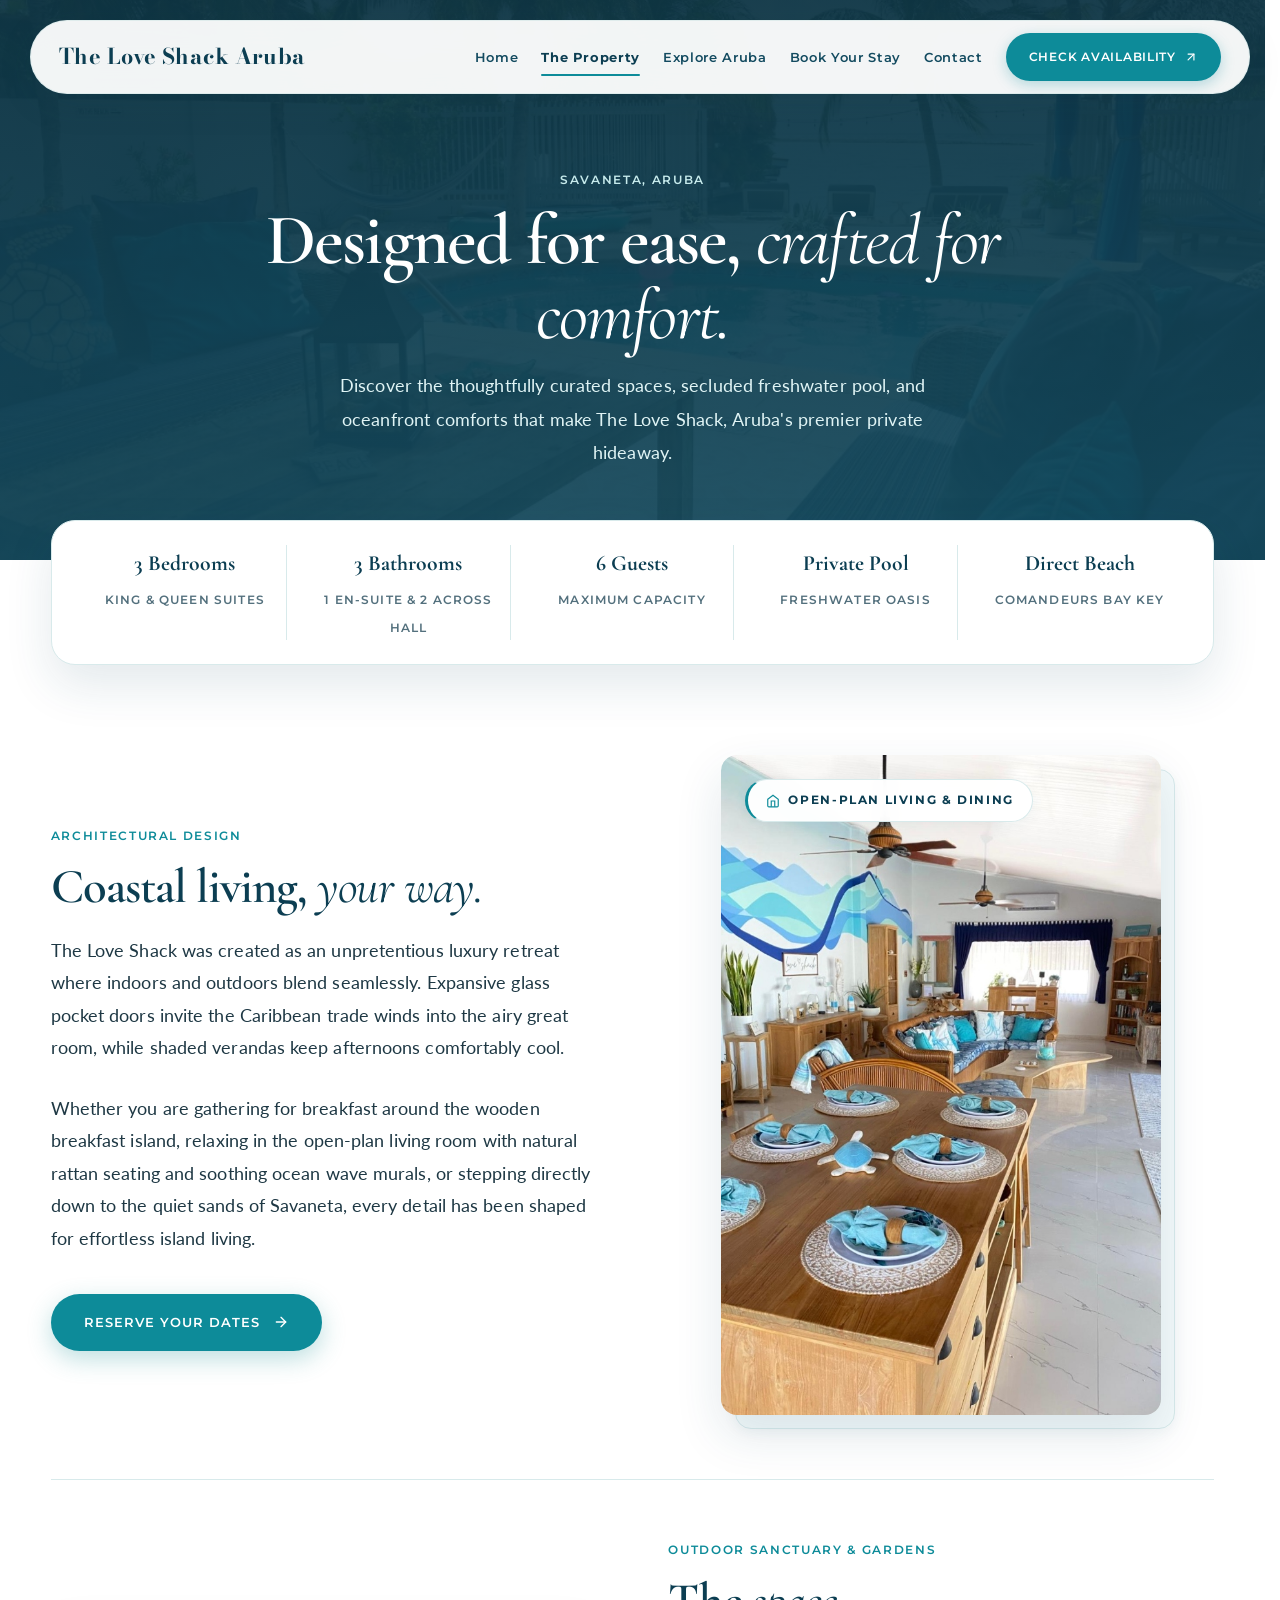
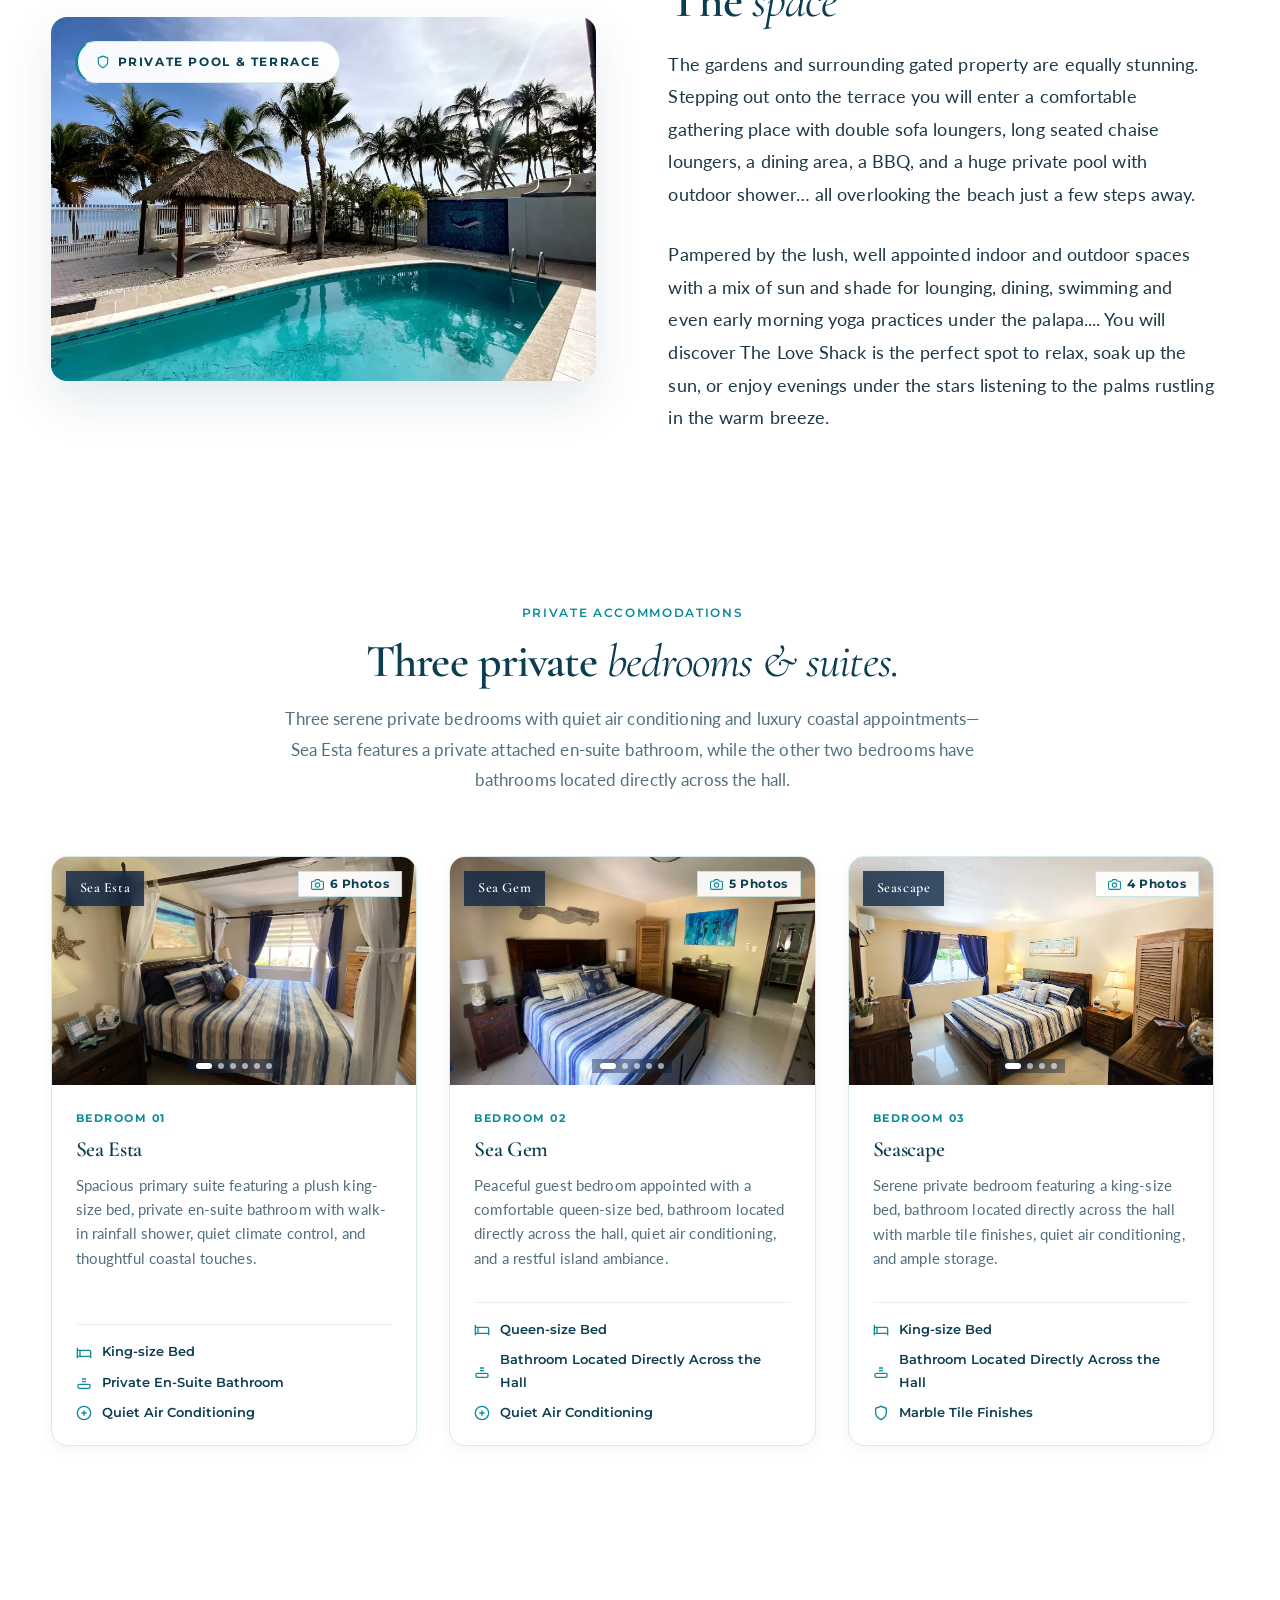
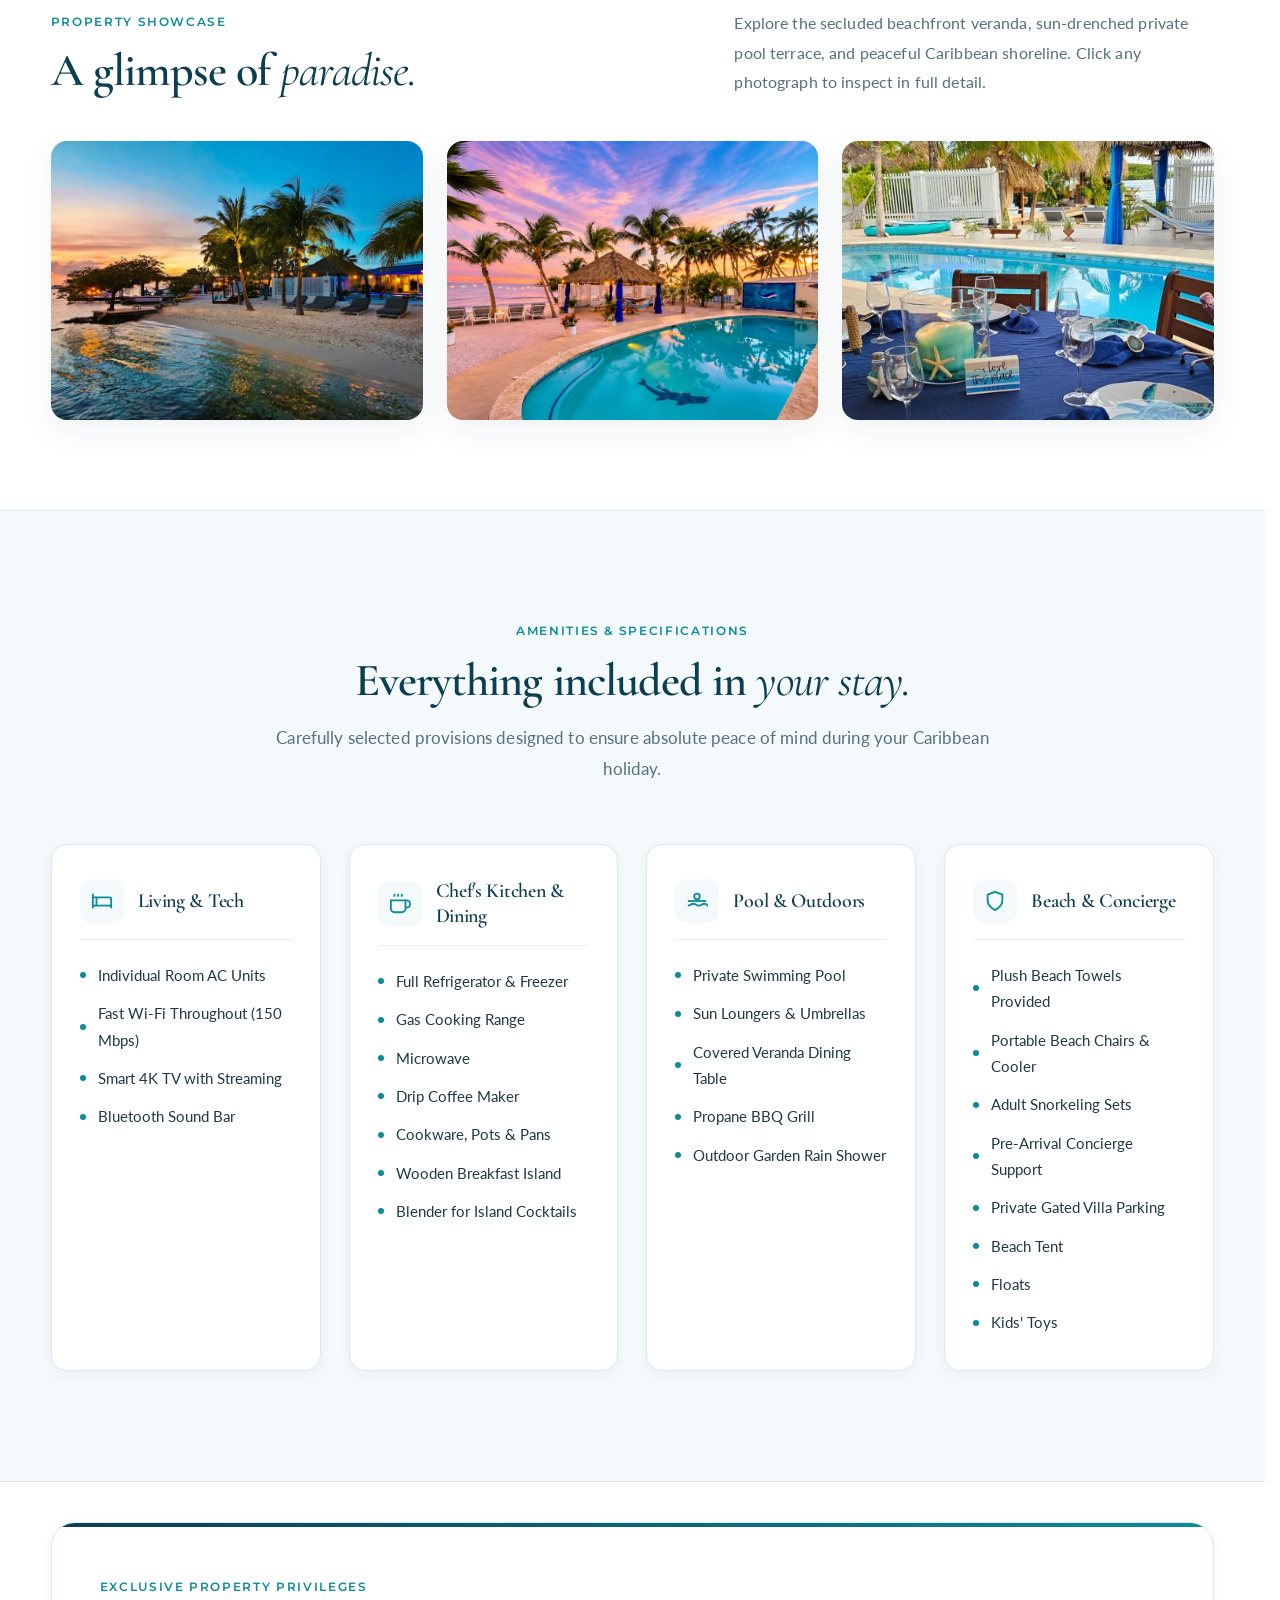
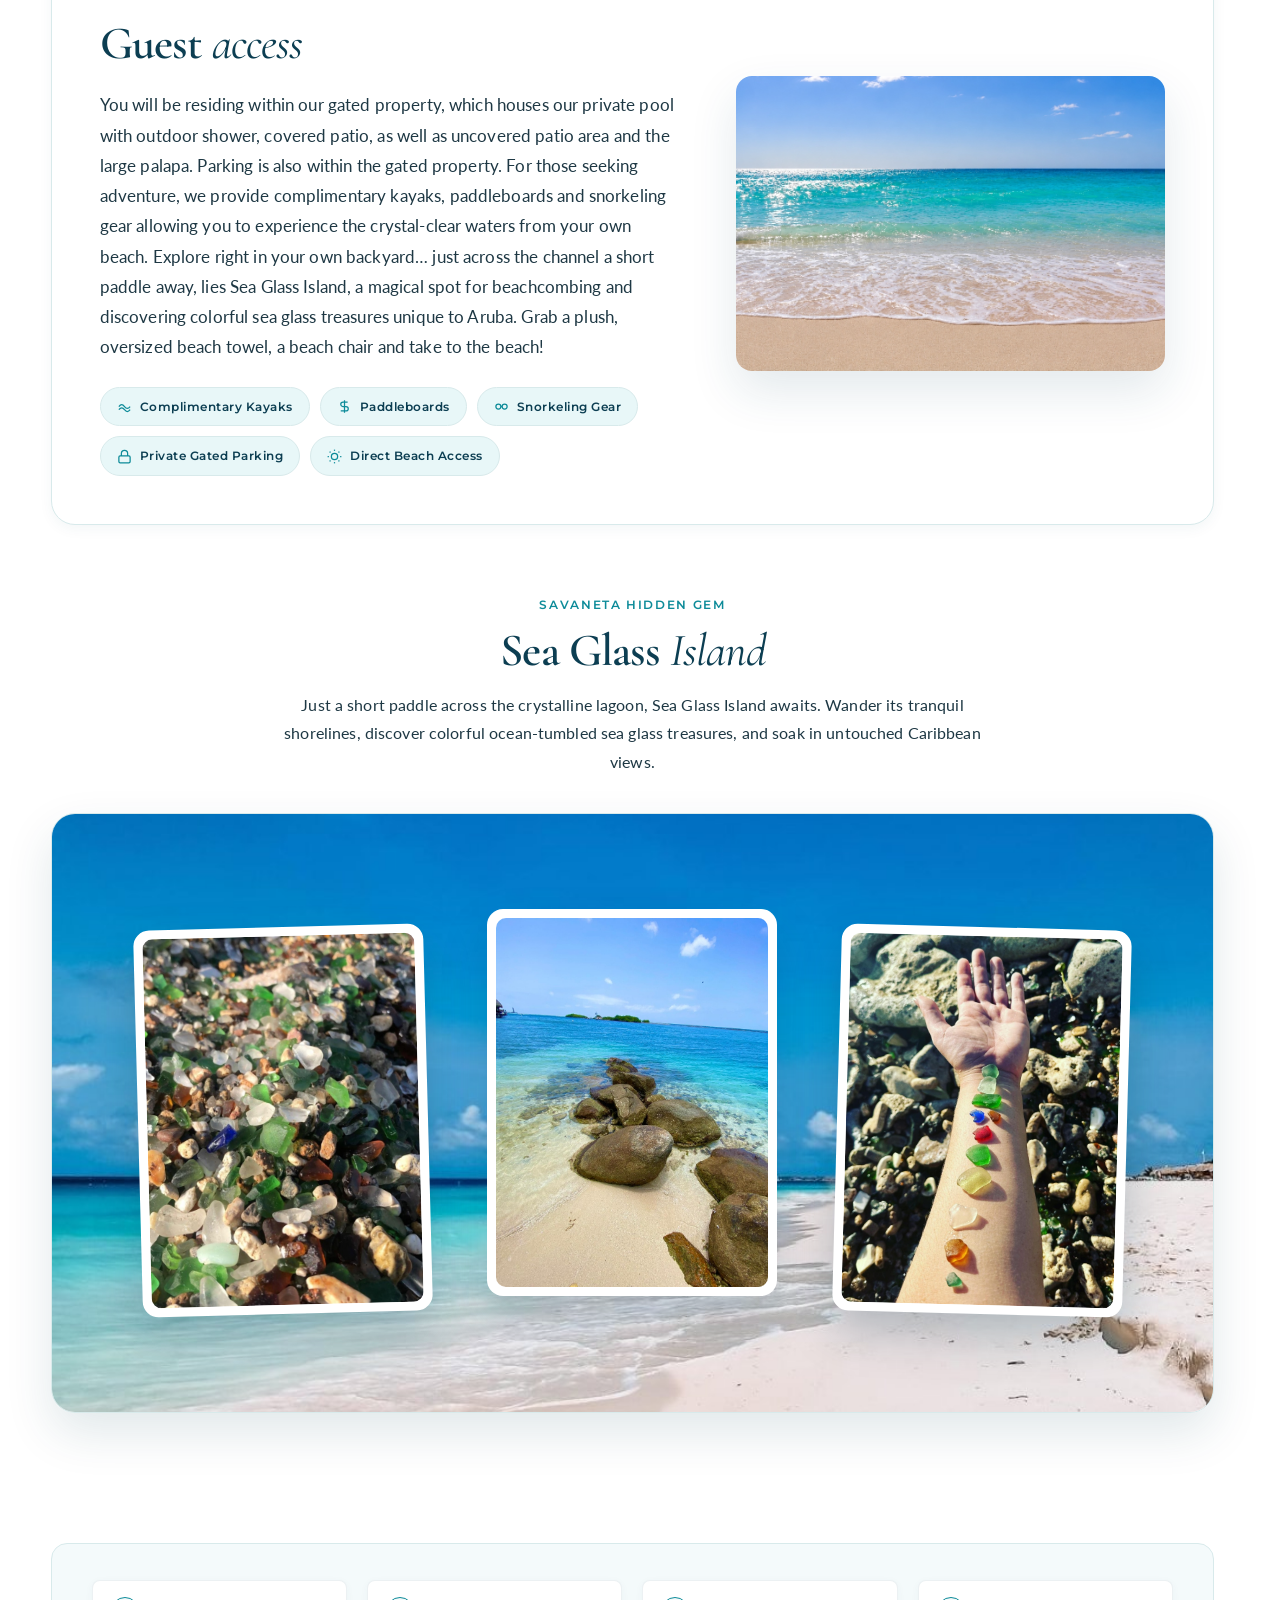
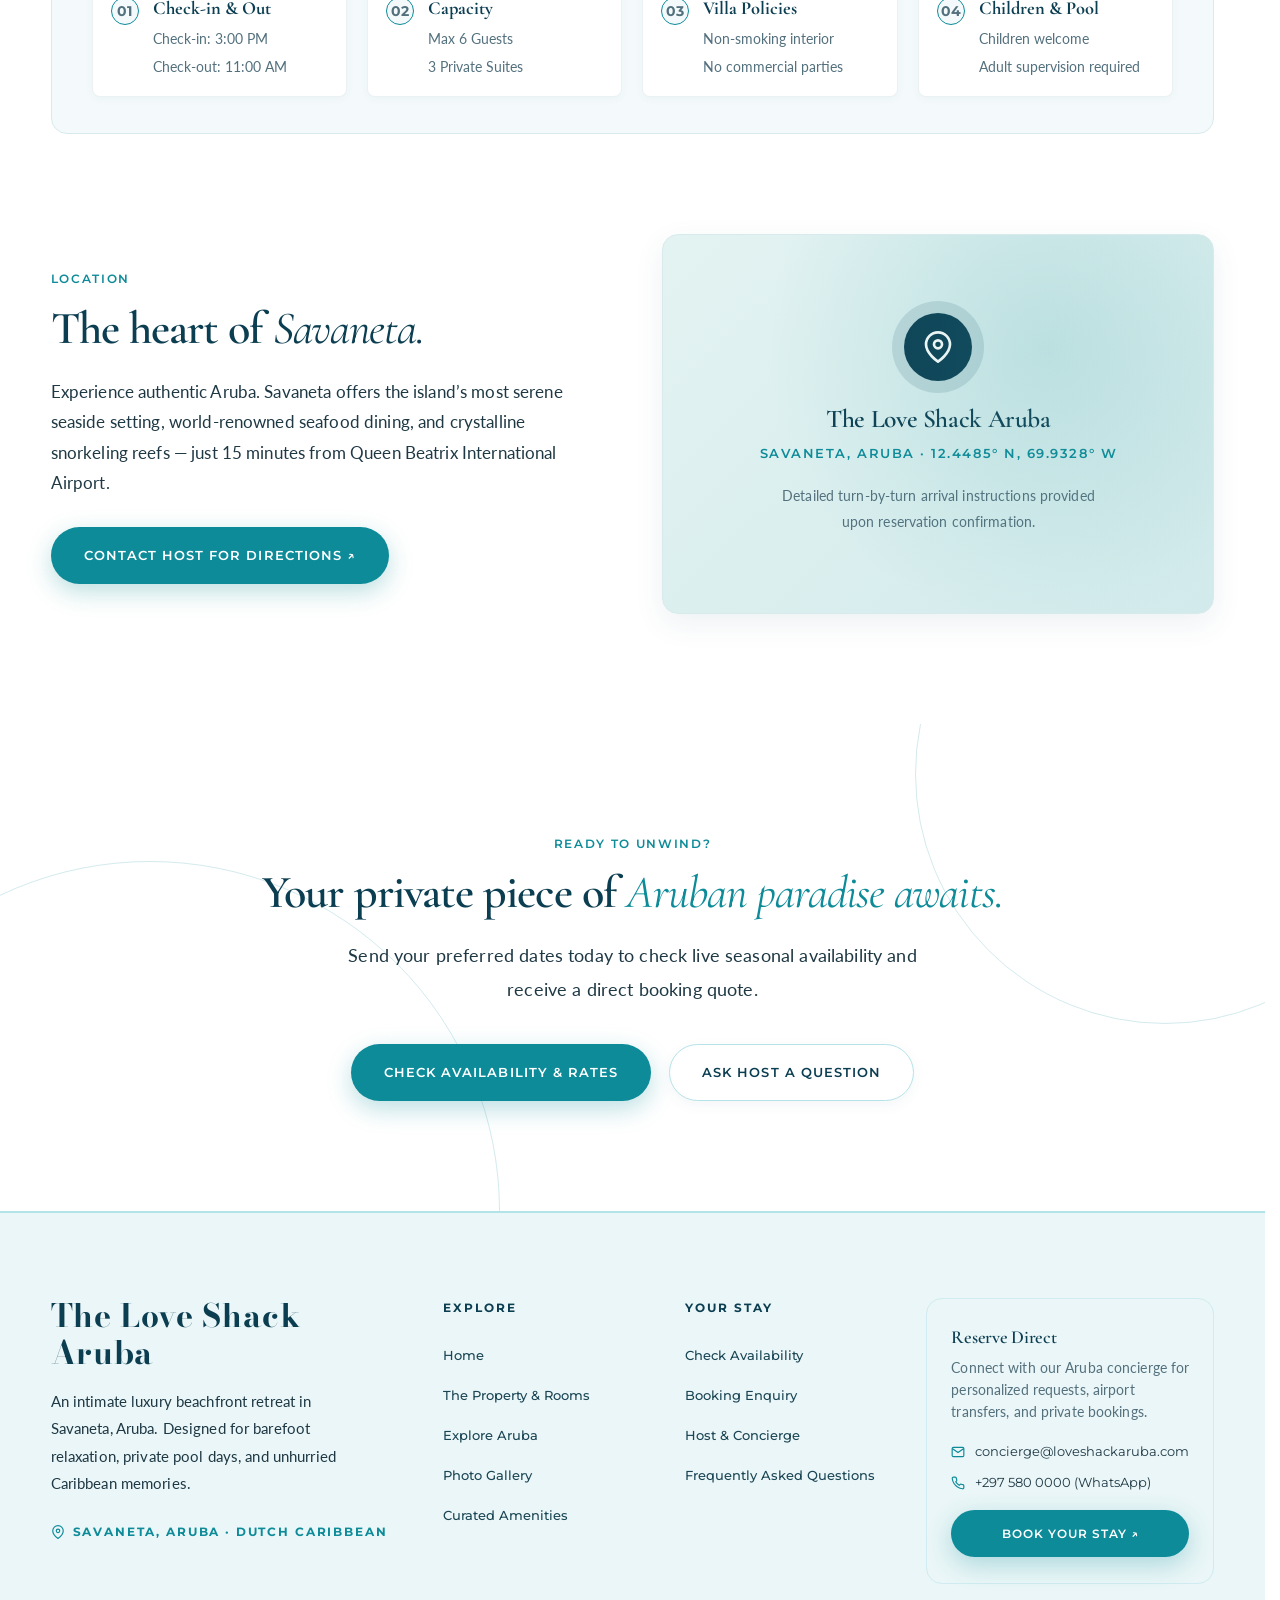
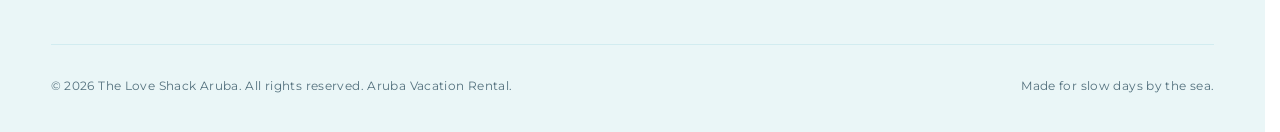
<file: property.html>
<!doctype html>
<html lang="en">
<head>
  <meta charset="utf-8">
  <meta name="viewport" content="width=device-width, initial-scale=1">
  <title>The Property & Rooms | The Love Shack Aruba</title>
  <meta name="description" content="Discover the spaces, rooms, private pool, and luxury amenities at The Love Shack Aruba. 3 private bedrooms, sleeps 6 guests, direct beachfront in Savaneta, Aruba.">
  
  <!-- Typography System: Pacifico (Logo), Cormorant Garamond (Headings), Lato (Body), Montserrat (Nav & Buttons) -->
  <link rel="preconnect" href="https://fonts.googleapis.com">
  <link rel="preconnect" href="https://fonts.gstatic.com" crossorigin>
  <link href="https://fonts.googleapis.com/css2?family=Bodoni+Moda:ital,opsz,wght@0,6..96,400..900;1,6..96,400..900&family=Cormorant+Garamond:ital,wght@0,400;0,500;0,600;0,700;1,400;1,600&family=Lato:ital,wght@0,300;0,400;0,700;1,300;1,400&family=Montserrat:wght@400;500;600;700&family=Pacifico&display=swap" rel="stylesheet">
  
  <link rel="stylesheet" href="assets/css/style.css?v=5.3">
</head>
<body>

  <!-- Floating Luxury Navigation Bar -->
  <div class="header-wrapper">
    <header class="header">
      <a class="logo" href="index.html" aria-label="The Love Shack Aruba Homepage">The Love Shack Aruba</a>
      
      <button class="menu-btn" aria-label="Toggle navigation menu" aria-expanded="false">
        <svg class="icon-hamburger" viewBox="0 0 24 24" fill="none" stroke="currentColor" stroke-width="2" stroke-linecap="round" stroke-linejoin="round" aria-hidden="true">
          <line x1="3" y1="12" x2="21" y2="12"></line>
          <line x1="3" y1="6" x2="21" y2="6"></line>
          <line x1="3" y1="18" x2="21" y2="18"></line>
        </svg>
        <svg class="icon-close" viewBox="0 0 24 24" fill="none" stroke="currentColor" stroke-width="2" stroke-linecap="round" stroke-linejoin="round" aria-hidden="true">
          <line x1="18" y1="6" x2="6" y2="18"></line>
          <line x1="6" y1="6" x2="18" y2="18"></line>
        </svg>
      </button>

      <nav class="nav" aria-label="Main Navigation">
        <a href="index.html">Home</a>
        <a class="current" href="property.html">The Property</a>
        <a href="explore-aruba.html">Explore Aruba</a>
        <a href="booking.html">Book Your Stay</a>
        <a href="contact.html">Contact</a>
        <a class="nav-cta" href="booking.html">
          Check Availability
          <svg viewBox="0 0 24 24" fill="none" stroke="currentColor" stroke-width="2" stroke-linecap="round" stroke-linejoin="round">
            <line x1="7" y1="17" x2="17" y2="7"></line>
            <polyline points="7 7 17 7 17 17"></polyline>
          </svg>
        </a>
      </nav>
    </header>
  </div>

  <main>
    <!-- Page Hero Banner -->
    <section class="page-banner" aria-label="The Property Details">
      <div class="page-banner-bg" role="img" aria-label="The Love Shack Aruba Background"></div>
      <div class="page-banner-overlay"></div>
      <div class="page-banner-content">
        <span class="eyebrow light center">SAVANETA, ARUBA</span>
        <h1>Designed for ease, <em>crafted for comfort.</em></h1>
        <p>
          Discover the thoughtfully curated spaces, secluded freshwater pool, and oceanfront comforts that make The Love Shack, Aruba's premier private hideaway.
        </p>
      </div>
    </section>

    <!-- Property Specifications Floating Strip -->
    <section class="wrap" aria-label="Property Specifications">
      <div class="property-specs-bar">
        <div class="spec-item">
          <strong>3 Bedrooms</strong>
          <span>King &amp; Queen Suites</span>
        </div>
        <div class="spec-item">
          <strong>3 Bathrooms</strong>
          <span>1 En-Suite &amp; 2 Across Hall</span>
        </div>
        <div class="spec-item">
          <strong>6 Guests</strong>
          <span>Maximum Capacity</span>
        </div>
        <div class="spec-item">
          <strong>Private Pool</strong>
          <span>Freshwater Oasis</span>
        </div>
        <div class="spec-item">
          <strong>Direct Beach</strong>
          <span>Comandeurs Bay Key</span>
        </div>
      </div>
    </section>

    <!-- Detailed Property Narrative -->
    <section class="wrap intro-section" style="padding-top: 20px;">
      <div class="intro-grid">
        <div class="intro-content">
          <span class="eyebrow">ARCHITECTURAL DESIGN</span>
          <h2>Coastal living, <em>your way.</em></h2>
          <p>
            The Love Shack was created as an unpretentious luxury retreat where indoors and outdoors blend seamlessly. Expansive glass pocket doors invite the Caribbean trade winds into the airy great room, while shaded verandas keep afternoons comfortably cool.
          </p>
          <p>
            Whether you are gathering for breakfast around the wooden breakfast island, relaxing in the open-plan living room with natural rattan seating and soothing ocean wave murals, or stepping directly down to the quiet sands of Savaneta, every detail has been shaped for effortless island living.
          </p>
          <a class="btn btn-teal" href="booking.html" style="margin-top: 10px;">
            Reserve Your Dates
            <svg viewBox="0 0 24 24" fill="none" stroke="currentColor" stroke-width="2" stroke-linecap="round" stroke-linejoin="round">
              <line x1="5" y1="12" x2="19" y2="12"></line>
              <polyline points="12 5 19 12 12 19"></polyline>
            </svg>
          </a>
        </div>

        <div class="intro-visual arch-visual">
          <div class="intro-image-frame arch-frame">
            <img src="assets/images/architectural-design.jpg" alt="The Love Shack Aruba architectural interior featuring handcrafted wooden dining table, open-plan living room, rattan furniture, and blue wave mural">
          </div>
          <div class="intro-badge">
            <svg viewBox="0 0 24 24" fill="none" stroke="currentColor" stroke-width="2"><path d="M3 9l9-7 9 7v11a2 2 0 0 1-2 2H5a2 2 0 0 1-2-2z"></path><polyline points="9 22 9 12 15 12 15 22"></polyline></svg>
            Open-Plan Living &amp; Dining
          </div>
        </div>
      </div>

      <!-- Dedicated Subsection: The space -->
      <hr class="the-space-divider">

      <div class="intro-grid the-space-grid">
        <div class="intro-visual">
          <div class="intro-image-frame">
            <img src="assets/images/the-space-pool.webp" alt="The Love Shack Aruba private swimming pool with outdoor shower, sun loungers, palapa, and beachfront view">
          </div>
          <div class="intro-badge">
            <svg viewBox="0 0 24 24" fill="none" stroke="currentColor" stroke-width="2" stroke-linecap="round" stroke-linejoin="round">
              <path d="M12 22s8-4 8-10V5l-8-3-8 3v7c0 6 8 10 8 10z"></path>
            </svg>
            Private Pool &amp; Terrace
          </div>
        </div>

        <div class="intro-content">
          <span class="eyebrow">OUTDOOR SANCTUARY &amp; GARDENS</span>
          <h2>The <em>space</em></h2>
          <p>
            The gardens and surrounding gated property are equally stunning. Stepping out onto the terrace you will enter a comfortable gathering place with double sofa loungers, long seated chaise loungers, a dining area, a BBQ, and a huge private pool with outdoor shower… all overlooking the beach just a few steps away.
          </p>
          <p>
            Pampered by the lush, well appointed indoor and outdoor spaces with a mix of sun and shade for lounging, dining, swimming and even early morning yoga practices under the palapa.... You will discover The Love Shack is the perfect spot to relax, soak up the sun, or enjoy evenings under the stars listening to the palms rustling in the warm breeze.
          </p>
        </div>
      </div>
    </section>

    <!-- Private Accommodations Section -->
    <section class="wrap" id="accommodations" style="padding: 40px 0 80px;" aria-label="Private Accommodations">
      <span id="rooms" style="position: absolute; scroll-margin-top: 115px;"></span>
      <div class="section-header center">
        <span class="eyebrow center">PRIVATE ACCOMMODATIONS</span>
        <h2>Three private <em>bedrooms &amp; suites.</em></h2>
        <p>Three serene private bedrooms with quiet air conditioning and luxury coastal appointments—Sea Esta features a private attached en-suite bathroom, while the other two bedrooms have bathrooms located directly across the hall.</p>
      </div>

      <div class="rooms-grid">
        <!-- Bedroom 1: Sea Esta -->
        <article class="room-card">
          <div class="bedroom-carousel" data-room="sea-esta">
            <div class="bedroom-carousel-slides">
              <div class="bedroom-slide active" data-index="0">
                <img src="assets/images/rooms/sea-esta-1.jpg" alt="Sea Esta Primary King Bedroom at The Love Shack Aruba" loading="lazy">
              </div>
              <div class="bedroom-slide" data-index="1">
                <img src="assets/images/rooms/sea-esta-2.jpg" alt="Sea Esta Private En-Suite Bathroom with Rainfall Shower" loading="lazy">
              </div>
              <div class="bedroom-slide" data-index="2">
                <img src="assets/images/rooms/sea-esta-3.jpg" alt="Sea Esta King Bed and Tropical Coastal Decor" loading="lazy">
              </div>
              <div class="bedroom-slide" data-index="3">
                <img src="assets/images/rooms/sea-esta-4.jpg" alt="Sea Esta Bedroom Architecture and Finishes" loading="lazy">
              </div>
              <div class="bedroom-slide" data-index="4">
                <img src="assets/images/rooms/sea-esta-5.jpg" alt="Sea Esta Custom Wardrobe and Vanity Area" loading="lazy">
              </div>
              <div class="bedroom-slide" data-index="5">
                <img src="assets/images/rooms/sea-esta-6.jpg" alt="Sea Esta Ambient Lighting and Modern Comforts" loading="lazy">
              </div>
            </div>

            <!-- Room Name Overlay Badge -->
            <span class="bedroom-name-badge">Sea Esta</span>

            <!-- Photos Count / View Photos Button -->
            <button type="button" class="bedroom-photos-btn" aria-label="View all 6 photos of Sea Esta">
              <svg viewBox="0 0 24 24" fill="none" stroke="currentColor" stroke-width="2"><path d="M23 19a2 2 0 0 1-2 2H3a2 2 0 0 1-2-2V8a2 2 0 0 1 2-2h4l2-3h6l2 3h4a2 2 0 0 1 2 2z"></path><circle cx="12" cy="13" r="4"></circle></svg>
              <span>6 Photos</span>
            </button>

            <!-- Carousel Navigation Arrows -->
            <button type="button" class="bedroom-carousel-nav prev" aria-label="Previous photo of Sea Esta">
              <svg viewBox="0 0 24 24" fill="none" stroke="currentColor" stroke-width="2.5"><polyline points="15 18 9 12 15 6"></polyline></svg>
            </button>
            <button type="button" class="bedroom-carousel-nav next" aria-label="Next photo of Sea Esta">
              <svg viewBox="0 0 24 24" fill="none" stroke="currentColor" stroke-width="2.5"><polyline points="9 18 15 12 9 6"></polyline></svg>
            </button>

            <!-- Carousel Dot Indicators -->
            <div class="bedroom-carousel-dots" aria-hidden="true">
              <span class="dot active"></span>
              <span class="dot"></span>
              <span class="dot"></span>
              <span class="dot"></span>
              <span class="dot"></span>
              <span class="dot"></span>
            </div>
          </div>

          <div class="room-info">
            <div>
              <span class="room-tag">BEDROOM 01</span>
              <h3>Sea Esta</h3>
              <p>Spacious primary suite featuring a plush king-size bed, private en-suite bathroom with walk-in rainfall shower, quiet climate control, and thoughtful coastal touches.</p>
            </div>
            <ul class="room-specs-list">
              <li>
                <svg viewBox="0 0 24 24" fill="none" stroke="currentColor" stroke-width="2"><path d="M2 4v16M2 8h18a2 2 0 0 1 2 2v10M2 17h20M6 8v9"></path></svg>
                <span>King-size Bed</span>
              </li>
              <li>
                <svg viewBox="0 0 24 24" fill="none" stroke="currentColor" stroke-width="2"><path d="M9 6h6M9 10h6M5 14h14a2 2 0 0 1 2 2v2a2 2 0 0 1-2 2H5a2 2 0 0 1-2-2v-2a2 2 0 0 1 2-2z"></path></svg>
                <span>Private En-Suite Bathroom</span>
              </li>
              <li>
                <svg viewBox="0 0 24 24" fill="none" stroke="currentColor" stroke-width="2"><circle cx="12" cy="12" r="10"></circle><path d="M8 12h8M12 8v8"></path></svg>
                <span>Quiet Air Conditioning</span>
              </li>
            </ul>
          </div>
        </article>

        <!-- Bedroom 2: Sea Gem -->
        <article class="room-card">
          <div class="bedroom-carousel" data-room="sea-gem">
            <div class="bedroom-carousel-slides">
              <div class="bedroom-slide active" data-index="0">
                <img src="assets/images/rooms/sea-gem-1.jpg" alt="Sea Gem Queen Bedroom Suite at The Love Shack Aruba" loading="lazy">
              </div>
              <div class="bedroom-slide" data-index="1">
                <img src="assets/images/rooms/sea-gem-2.jpg" alt="Sea Gem Private Dedicated Bathroom" loading="lazy">
              </div>
              <div class="bedroom-slide" data-index="2">
                <img src="assets/images/rooms/sea-gem-3.jpg" alt="Sea Gem Bedroom Window and Coastal Dresser" loading="lazy">
              </div>
              <div class="bedroom-slide" data-index="3">
                <img src="assets/images/rooms/sea-gem-4.jpg" alt="Sea Gem Room Perspective and Island Styling" loading="lazy">
              </div>
              <div class="bedroom-slide" data-index="4">
                <img src="assets/images/rooms/sea-gem-5.jpg" alt="Sea Gem Restful Island Atmosphere" loading="lazy">
              </div>
            </div>

            <!-- Room Name Overlay Badge -->
            <span class="bedroom-name-badge">Sea Gem</span>

            <!-- Photos Count / View Photos Button -->
            <button type="button" class="bedroom-photos-btn" aria-label="View all 5 photos of Sea Gem">
              <svg viewBox="0 0 24 24" fill="none" stroke="currentColor" stroke-width="2"><path d="M23 19a2 2 0 0 1-2 2H3a2 2 0 0 1-2-2V8a2 2 0 0 1 2-2h4l2-3h6l2 3h4a2 2 0 0 1 2 2z"></path><circle cx="12" cy="13" r="4"></circle></svg>
              <span>5 Photos</span>
            </button>

            <!-- Carousel Navigation Arrows -->
            <button type="button" class="bedroom-carousel-nav prev" aria-label="Previous photo of Sea Gem">
              <svg viewBox="0 0 24 24" fill="none" stroke="currentColor" stroke-width="2.5"><polyline points="15 18 9 12 15 6"></polyline></svg>
            </button>
            <button type="button" class="bedroom-carousel-nav next" aria-label="Next photo of Sea Gem">
              <svg viewBox="0 0 24 24" fill="none" stroke="currentColor" stroke-width="2.5"><polyline points="9 18 15 12 9 6"></polyline></svg>
            </button>

            <!-- Carousel Dot Indicators -->
            <div class="bedroom-carousel-dots" aria-hidden="true">
              <span class="dot active"></span>
              <span class="dot"></span>
              <span class="dot"></span>
              <span class="dot"></span>
              <span class="dot"></span>
            </div>
          </div>

          <div class="room-info">
            <div>
              <span class="room-tag">BEDROOM 02</span>
              <h3>Sea Gem</h3>
              <p>Peaceful guest bedroom appointed with a comfortable queen-size bed, bathroom located directly across the hall, quiet air conditioning, and a restful island ambiance.</p>
            </div>
            <ul class="room-specs-list">
              <li>
                <svg viewBox="0 0 24 24" fill="none" stroke="currentColor" stroke-width="2"><path d="M2 4v16M2 8h18a2 2 0 0 1 2 2v10M2 17h20M6 8v9"></path></svg>
                <span>Queen-size Bed</span>
              </li>
              <li>
                <svg viewBox="0 0 24 24" fill="none" stroke="currentColor" stroke-width="2"><path d="M9 6h6M9 10h6M5 14h14a2 2 0 0 1 2 2v2a2 2 0 0 1-2 2H5a2 2 0 0 1-2-2v-2a2 2 0 0 1 2-2z"></path></svg>
                <span>Bathroom Located Directly Across the Hall</span>
              </li>
              <li>
                <svg viewBox="0 0 24 24" fill="none" stroke="currentColor" stroke-width="2"><circle cx="12" cy="12" r="10"></circle><path d="M8 12h8M12 8v8"></path></svg>
                <span>Quiet Air Conditioning</span>
              </li>
            </ul>
          </div>
        </article>

        <!-- Bedroom 3: Seascape -->
        <article class="room-card">
          <div class="bedroom-carousel" data-room="seascape">
            <div class="bedroom-carousel-slides">
              <div class="bedroom-slide active" data-index="0">
                <img src="assets/images/rooms/bedroom-3-1.jpg" alt="Seascape King Bedroom at The Love Shack Aruba" loading="lazy">
              </div>
              <div class="bedroom-slide" data-index="1">
                <img src="assets/images/rooms/bedroom-3-2.jpg" alt="Seascape Spacious Bathroom with Marble Tile" loading="lazy">
              </div>
              <div class="bedroom-slide" data-index="2">
                <img src="assets/images/rooms/bedroom-3-3.jpg" alt="Seascape Window Light and Interior Space" loading="lazy">
              </div>
              <div class="bedroom-slide" data-index="3">
                <img src="assets/images/rooms/bedroom-3-4.jpg" alt="Seascape Dresser Storage and Accents" loading="lazy">
              </div>
            </div>

            <!-- Room Name Overlay Badge -->
            <span class="bedroom-name-badge">Seascape</span>

            <!-- Photos Count / View Photos Button -->
            <button type="button" class="bedroom-photos-btn" aria-label="View all 4 photos of Seascape">
              <svg viewBox="0 0 24 24" fill="none" stroke="currentColor" stroke-width="2"><path d="M23 19a2 2 0 0 1-2 2H3a2 2 0 0 1-2-2V8a2 2 0 0 1 2-2h4l2-3h6l2 3h4a2 2 0 0 1 2 2z"></path><circle cx="12" cy="13" r="4"></circle></svg>
              <span>4 Photos</span>
            </button>

            <!-- Carousel Navigation Arrows -->
            <button type="button" class="bedroom-carousel-nav prev" aria-label="Previous photo of Seascape">
              <svg viewBox="0 0 24 24" fill="none" stroke="currentColor" stroke-width="2.5"><polyline points="15 18 9 12 15 6"></polyline></svg>
            </button>
            <button type="button" class="bedroom-carousel-nav next" aria-label="Next photo of Seascape">
              <svg viewBox="0 0 24 24" fill="none" stroke="currentColor" stroke-width="2.5"><polyline points="9 18 15 12 9 6"></polyline></svg>
            </button>

            <!-- Carousel Dot Indicators -->
            <div class="bedroom-carousel-dots" aria-hidden="true">
              <span class="dot active"></span>
              <span class="dot"></span>
              <span class="dot"></span>
              <span class="dot"></span>
            </div>
          </div>

          <div class="room-info">
            <div>
              <span class="room-tag">BEDROOM 03</span>
              <h3>Seascape</h3>
              <p>Serene private bedroom featuring a king-size bed, bathroom located directly across the hall with marble tile finishes, quiet air conditioning, and ample storage.</p>
            </div>
            <ul class="room-specs-list">
              <li>
                <svg viewBox="0 0 24 24" fill="none" stroke="currentColor" stroke-width="2"><path d="M2 4v16M2 8h18a2 2 0 0 1 2 2v10M2 17h20M6 8v9"></path></svg>
                <span>King-size Bed</span>
              </li>
              <li>
                <svg viewBox="0 0 24 24" fill="none" stroke="currentColor" stroke-width="2"><path d="M9 6h6M9 10h6M5 14h14a2 2 0 0 1 2 2v2a2 2 0 0 1-2 2H5a2 2 0 0 1-2-2v-2a2 2 0 0 1 2-2z"></path></svg>
                <span>Bathroom Located Directly Across the Hall</span>
              </li>
              <li>
                <svg viewBox="0 0 24 24" fill="none" stroke="currentColor" stroke-width="2"><path d="M12 22s8-4 8-10V5l-8-3-8 3v7c0 6 8 10 8 10z"></path></svg>
                <span>Marble Tile Finishes</span>
              </li>
            </ul>
          </div>
        </article>
      </div>
    </section>

    <!-- Full Interactive Gallery Grid with Lightbox (Property Showcase) -->
    <section class="wrap property-showcase-section" id="gallery" style="padding-bottom: 90px;" aria-label="Full Villa Gallery">
      <div class="gallery-header-row">
        <div>
          <span class="eyebrow">PROPERTY SHOWCASE</span>
          <h2>A glimpse of <em>paradise.</em></h2>
        </div>
        <p style="max-width: 480px; color: var(--color-text-muted);">
          Explore the secluded beachfront veranda, sun-drenched private pool terrace, and peaceful Caribbean shoreline. Click any photograph to inspect in full detail.
        </p>
      </div>

      <!-- 3-Photo Property Showcase Gallery Grid -->
      <div class="gallery-grid">
        <div class="gallery-item">
          <img src="assets/images/property-showcase-1.jpg" alt="Beachfront sunset lounge and illuminated palm trees along the Savaneta coastline" loading="lazy">
          <div class="gallery-overlay">
            <span class="gallery-tag">Beachfront &amp; Sunset</span>
            <p class="gallery-caption">Savaneta Beachfront Sunset</p>
          </div>
        </div>

        <div class="gallery-item">
          <img src="assets/images/property-showcase-2.jpg" alt="Freshwater swimming pool with dolphin mosaic, palapa cabana, and sunset sky" loading="lazy">
          <div class="gallery-overlay">
            <span class="gallery-tag">Pool &amp; Cabana</span>
            <p class="gallery-caption">Sunset Pool &amp; Cabana Oasis</p>
          </div>
        </div>

        <div class="gallery-item">
          <img src="assets/images/property-showcase-3.jpg" alt="Covered veranda dining table set with coastal dinnerware overlooking the private pool" loading="lazy">
          <div class="gallery-overlay">
            <span class="gallery-tag">Alfresco Dining</span>
            <p class="gallery-caption">Poolside Dining Veranda</p>
          </div>
        </div>
      </div>
    </section>

    <!-- Comprehensive Amenities Matrix -->
    <section class="amenities-section" id="amenities" aria-label="All Amenities">
      <div class="wrap">
        <div class="section-header">
          <span class="eyebrow center">AMENITIES & SPECIFICATIONS</span>
          <h2>Everything included in <em>your stay.</em></h2>
          <p>Carefully selected provisions designed to ensure absolute peace of mind during your Caribbean holiday.</p>
        </div>

        <div class="amenities-categories">
          <!-- Col 1 -->
          <div class="amenity-category-card">
            <div class="amenity-category-header">
              <div class="amenity-category-icon">
                <svg viewBox="0 0 24 24" fill="none" stroke="currentColor" stroke-width="2"><path d="M2 4v16"></path><path d="M2 8h18a2 2 0 0 1 2 2v10"></path><path d="M2 17h20"></path><path d="M6 8v9"></path></svg>
              </div>
              <h3>Living & Tech</h3>
            </div>
            <ul class="amenity-list">
              <li><span class="amenity-dot"></span> <span>Individual Room AC Units</span></li>
              <li><span class="amenity-dot"></span> <span>Fast Wi-Fi Throughout (150 Mbps)</span></li>
              <li><span class="amenity-dot"></span> <span>Smart 4K TV with Streaming</span></li>
              <li><span class="amenity-dot"></span> <span>Bluetooth Sound Bar</span></li>
            </ul>
          </div>

          <!-- Col 2 -->
          <div class="amenity-category-card">
            <div class="amenity-category-header">
              <div class="amenity-category-icon">
                <svg viewBox="0 0 24 24" fill="none" stroke="currentColor" stroke-width="2"><path d="M18 8h1a4 4 0 0 1 0 8h-1"></path><path d="M2 8h16v9a4 4 0 0 1-4 4H6a4 4 0 0 1-4-4V8z"></path><line x1="6" y1="1" x2="6" y2="4"></line><line x1="10" y1="1" x2="10" y2="4"></line><line x1="14" y1="1" x2="14" y2="4"></line></svg>
              </div>
              <h3>Chef's Kitchen &amp; Dining</h3>
            </div>
            <ul class="amenity-list">
              <li><span class="amenity-dot"></span> <span>Full Refrigerator &amp; Freezer</span></li>
              <li><span class="amenity-dot"></span> <span>Gas Cooking Range</span></li>
              <li><span class="amenity-dot"></span> <span>Microwave</span></li>
              <li><span class="amenity-dot"></span> <span>Drip Coffee Maker</span></li>
              <li><span class="amenity-dot"></span> <span>Cookware, Pots &amp; Pans</span></li>
              <li><span class="amenity-dot"></span> <span>Wooden Breakfast Island</span></li>
              <li><span class="amenity-dot"></span> <span>Blender for Island Cocktails</span></li>
            </ul>
          </div>

          <!-- Col 3 -->
          <div class="amenity-category-card">
            <div class="amenity-category-header">
              <div class="amenity-category-icon">
                <svg viewBox="0 0 24 24" fill="none" stroke="currentColor" stroke-width="2"><path d="M2 12h20"></path><path d="M2 17c3 0 3-2 6-2s3 2 6 2 3-2 6-2 3 2 4 2"></path><circle cx="12" cy="7" r="3"></circle></svg>
              </div>
              <h3>Pool & Outdoors</h3>
            </div>
            <ul class="amenity-list">
              <li><span class="amenity-dot"></span> <span>Private Swimming Pool</span></li>
              <li><span class="amenity-dot"></span> <span>Sun Loungers & Umbrellas</span></li>
              <li><span class="amenity-dot"></span> <span>Covered Veranda Dining Table</span></li>
              <li><span class="amenity-dot"></span> <span>Propane BBQ Grill</span></li>
              <li><span class="amenity-dot"></span> <span>Outdoor Garden Rain Shower</span></li>
            </ul>
          </div>

          <!-- Col 4 -->
          <div class="amenity-category-card">
            <div class="amenity-category-header">
              <div class="amenity-category-icon">
                <svg viewBox="0 0 24 24" fill="none" stroke="currentColor" stroke-width="2"><path d="M12 22s8-4 8-10V5l-8-3-8 3v7c0 6 8 10 8 10z"></path></svg>
              </div>
              <h3>Beach & Concierge</h3>
            </div>
            <ul class="amenity-list">
              <li><span class="amenity-dot"></span> <span>Plush Beach Towels Provided</span></li>
              <li><span class="amenity-dot"></span> <span>Portable Beach Chairs & Cooler</span></li>
              <li><span class="amenity-dot"></span> <span>Adult Snorkeling Sets</span></li>
              <li><span class="amenity-dot"></span> <span>Pre-Arrival Concierge Support</span></li>
              <li><span class="amenity-dot"></span> <span>Private Gated Villa Parking</span></li>
              <li><span class="amenity-dot"></span> <span>Beach Tent</span></li>
              <li><span class="amenity-dot"></span> <span>Floats</span></li>
              <li><span class="amenity-dot"></span> <span>Kids' Toys</span></li>
            </ul>
          </div>
        </div>
      </div>
    </section>

    <!-- Dedicated Guest Access Section -->
    <section class="guest-access-section wrap" id="guest-access" aria-label="Guest Access">
      <div class="guest-access-card">
        <div class="guest-access-grid">
          <div class="guest-access-content">
            <span class="eyebrow">EXCLUSIVE PROPERTY PRIVILEGES</span>
            <h2>Guest <em>access</em></h2>
            <div class="guest-access-text">
              <p>
                You will be residing within our gated property, which houses our private pool with outdoor shower, covered patio, as well as uncovered patio area and the large palapa. Parking is also within the gated property. For those seeking adventure, we provide complimentary kayaks, paddleboards and snorkeling gear allowing you to experience the crystal-clear waters from your own beach. Explore right in your own backyard… just across the channel a short paddle away, lies Sea Glass Island, a magical spot for beachcombing and discovering colorful sea glass treasures unique to Aruba. Grab a plush, oversized beach towel, a beach chair and take to the beach!
              </p>
            </div>

            <!-- Amenity Highlights Chips -->
            <div class="guest-access-highlights">
              <div class="access-highlight-pill">
                <svg viewBox="0 0 24 24" fill="none" stroke="currentColor" stroke-width="2"><path d="M3 12c3-4 6-4 9 0s6 4 9 0"></path><path d="M3 17c3-4 6-4 9 0s6 4 9 0"></path></svg>
                <span>Complimentary Kayaks</span>
              </div>
              <div class="access-highlight-pill">
                <svg viewBox="0 0 24 24" fill="none" stroke="currentColor" stroke-width="2"><line x1="12" y1="2" x2="12" y2="22"></line><path d="M17 5H9.5a3.5 3.5 0 0 0 0 7h5a3.5 3.5 0 0 1 0 7H6"></path></svg>
                <span>Paddleboards</span>
              </div>
              <div class="access-highlight-pill">
                <svg viewBox="0 0 24 24" fill="none" stroke="currentColor" stroke-width="2"><circle cx="7" cy="12" r="4"></circle><circle cx="17" cy="12" r="4"></circle><line x1="11" y1="12" x2="13" y2="12"></line></svg>
                <span>Snorkeling Gear</span>
              </div>
              <div class="access-highlight-pill">
                <svg viewBox="0 0 24 24" fill="none" stroke="currentColor" stroke-width="2"><rect x="3" y="11" width="18" height="11" rx="2" ry="2"></rect><path d="M7 11V7a5 5 0 0 1 10 0v4"></path></svg>
                <span>Private Gated Parking</span>
              </div>
              <div class="access-highlight-pill">
                <svg viewBox="0 0 24 24" fill="none" stroke="currentColor" stroke-width="2"><circle cx="12" cy="12" r="5"></circle><line x1="12" y1="1" x2="12" y2="3"></line><line x1="12" y1="21" x2="12" y2="23"></line><line x1="4.22" y1="4.22" x2="5.64" y2="5.64"></line><line x1="18.36" y1="18.36" x2="19.78" y2="19.78"></line><line x1="1" y1="12" x2="3" y2="12"></line><line x1="21" y1="12" x2="23" y2="12"></line><line x1="4.22" y1="19.78" x2="5.64" y2="18.36"></line><line x1="18.36" y1="5.64" x2="19.78" y2="4.22"></line></svg>
                <span>Direct Beach Access</span>
              </div>
            </div>
          </div>

          <div class="guest-access-visual">
            <div class="intro-image-frame">
              <img src="assets/images/beach-hero.jpg" alt="Pristine Caribbean waters and beach in Savaneta just steps from The Love Shack" loading="lazy">
            </div>
          </div>
        </div>
      </div>
    </section>

    <!-- Sea Glass Island Photo Showcase Section -->
    <section class="seaglass-section wrap" id="seaglass-island" aria-label="Sea Glass Island Discovery">
      <div class="seaglass-header">
        <span class="eyebrow">SAVANETA HIDDEN GEM</span>
        <h2>Sea Glass <em>Island</em></h2>
        <p>
          Just a short paddle across the crystalline lagoon, Sea Glass Island awaits. Wander its tranquil shorelines, discover colorful ocean-tumbled sea glass treasures, and soak in untouched Caribbean views.
        </p>
      </div>

      <!-- Layered Editorial Photo Collage -->
      <div class="seaglass-collage-canvas">
        <div class="seaglass-bg-wrap">
          <img src="assets/images/seaglass-bg.jpg" alt="Pristine white sand Caribbean beach and turquoise lagoon waters in Savaneta Aruba" class="seaglass-bg-img" loading="lazy">
        </div>

        <div class="seaglass-floating-group">
          <!-- Floating Card 1: Sea Glass Island Treasures -->
          <div class="seaglass-card seaglass-card-1">
            <img src="assets/images/seaglass-treasures.jpg" alt="Colorful ocean-tumbled Aruban sea glass pebbles on the beach" loading="lazy">
            <div class="gallery-overlay">
              <span class="gallery-tag">Island Beachcombing</span>
              <p class="gallery-caption">Sea Glass Treasures</p>
            </div>
          </div>

          <!-- Floating Card 2: Lagoon Reef Waters -->
          <div class="seaglass-card seaglass-card-2">
            <img src="assets/images/seaglass-waters.jpg" alt="Natural rock formations and turquoise lagoon waters leading to Sea Glass Island" loading="lazy">
            <div class="gallery-overlay">
              <span class="gallery-tag">Lagoon Reef</span>
              <p class="gallery-caption">Crystal Waters & Reef</p>
            </div>
          </div>

          <!-- Floating Card 3: Authentic Sea Glass Discoveries -->
          <div class="seaglass-card seaglass-card-3">
            <img src="assets/images/seaglass-collection.jpg" alt="Colorful collection of authentic tumbled sea glass pieces displayed along an arm on an Aruban beach" loading="lazy">
            <div class="gallery-overlay">
              <span class="gallery-tag">Island Treasures</span>
              <p class="gallery-caption">Sea Glass Collection</p>
            </div>
          </div>
        </div>
      </div>
    </section>

    <!-- House Guidelines & Policies (Numbered Stay Instructions) -->
    <section class="wrap" aria-label="Stay Policies">
      <div class="rules-card">
        <div class="rule-box">
          <span class="rule-num">01</span>
          <div class="rule-text">
            <strong>Check-in & Out</strong>
            <span>Check-in: 3:00 PM<br>Check-out: 11:00 AM</span>
          </div>
        </div>
        <div class="rule-box">
          <span class="rule-num">02</span>
          <div class="rule-text">
            <strong>Capacity</strong>
            <span>Max 6 Guests<br>3 Private Suites</span>
          </div>
        </div>
        <div class="rule-box">
          <span class="rule-num">03</span>
          <div class="rule-text">
            <strong>Villa Policies</strong>
            <span>Non-smoking interior<br>No commercial parties</span>
          </div>
        </div>
        <div class="rule-box">
          <span class="rule-num">04</span>
          <div class="rule-text">
            <strong>Children & Pool</strong>
            <span>Children welcome<br>Adult supervision required</span>
          </div>
        </div>
      </div>
    </section>

    <!-- Location Preview -->
    <section class="wrap location-section" style="padding-top: 40px;" aria-label="Location Map">
      <div class="location-grid">
        <div class="location-info">
          <span class="eyebrow">LOCATION</span>
          <h2>The heart of <em>Savaneta.</em></h2>
          <p>
            Experience authentic Aruba. Savaneta offers the island’s most serene seaside setting, world-renowned seafood dining, and crystalline snorkeling reefs — just 15 minutes from Queen Beatrix International Airport.
          </p>
          <a class="btn btn-teal" href="contact.html">
            Contact Host For Directions ↗
          </a>
        </div>
        <div class="map-visual-card">
          <div class="map-pin-pulse">
            <svg viewBox="0 0 24 24" fill="none" stroke="currentColor" stroke-width="2"><path d="M21 10c0 7-9 13-9 13s-9-6-9-13a9 9 0 0 1 18 0z"></path><circle cx="12" cy="10" r="3"></circle></svg>
          </div>
          <h3>The Love Shack Aruba</h3>
          <span class="map-coordinates">SAVANETA, ARUBA · 12.4485° N, 69.9328° W</span>
          <p class="map-note">Detailed turn-by-turn arrival instructions provided upon reservation confirmation.</p>
        </div>
      </div>
    </section>

    <!-- Booking CTA Banner -->
    <section class="booking-cta-section" aria-label="Booking CTA">
      <div class="cta-bg" role="img" aria-label="Villa photo"></div>
      <div class="cta-overlay"></div>
      <div class="cta-ring cta-ring-1"></div>
      <div class="cta-ring cta-ring-2"></div>
      <div class="cta-content wrap">
        <span class="eyebrow light center">READY TO UNWIND?</span>
        <h2>Your private piece of <em>Aruban paradise awaits.</em></h2>
        <p>Send your preferred dates today to check live seasonal availability and receive a direct booking quote.</p>
        <div class="cta-buttons">
          <a class="btn btn-teal" href="booking.html">Check Availability & Rates</a>
          <a class="btn btn-glass" href="contact.html">Ask Host a Question</a>
        </div>
      </div>
    </section>
  </main>

  <!-- Redesigned Multi-Column Luxury Footer -->
  <footer class="footer" aria-label="Site Footer">
    <div class="wrap">
      <div class="footer-grid">
        <div class="footer-brand">
          <a class="logo" href="index.html">The Love Shack Aruba</a>
          <p>An intimate luxury beachfront retreat in Savaneta, Aruba. Designed for barefoot relaxation, private pool days, and unhurried Caribbean memories.</p>
          <div class="footer-location-tag">
            <svg viewBox="0 0 24 24" fill="none" stroke="currentColor" stroke-width="2"><path d="M21 10c0 7-9 13-9 13s-9-6-9-13a9 9 0 0 1 18 0z"></path><circle cx="12" cy="10" r="3"></circle></svg>
            Savaneta, Aruba · Dutch Caribbean
          </div>
        </div>

        <div>
          <span class="footer-col-title">EXPLORE</span>
          <ul class="footer-links">
            <li><a href="index.html">Home</a></li>
            <li><a href="property.html">The Property & Rooms</a></li>
            <li><a href="explore-aruba.html">Explore Aruba</a></li>
            <li><a href="property.html#gallery">Photo Gallery</a></li>
            <li><a href="property.html#amenities">Curated Amenities</a></li>
          </ul>
        </div>

        <div>
          <span class="footer-col-title">YOUR STAY</span>
          <ul class="footer-links">
            <li><a href="booking.html">Check Availability</a></li>
            <li><a href="booking.html">Booking Enquiry</a></li>
            <li><a href="contact.html">Host & Concierge</a></li>
            <li><a href="contact.html#faq">Frequently Asked Questions</a></li>
          </ul>
        </div>

        <div class="footer-cta-card" style="background-color: #eaf6f7; background: #eaf6f7; box-shadow: none;">
          <h4>Reserve Direct</h4>
          <p>Connect with our Aruba concierge for personalized requests, airport transfers, and private bookings.</p>
          <div class="footer-contact-item">
            <svg viewBox="0 0 24 24" fill="none" stroke="currentColor" stroke-width="2"><path d="M4 4h16c1.1 0 2 .9 2 2v12c0 1.1-.9 2-2 2H4c-1.1 0-2-.9-2-2V6c0-1.1.9-2 2-2z"></path><polyline points="22,6 12,13 2,6"></polyline></svg>
            <span>concierge@loveshackaruba.com</span>
          </div>
          <div class="footer-contact-item" style="margin-bottom: 16px;">
            <svg viewBox="0 0 24 24" fill="none" stroke="currentColor" stroke-width="2"><path d="M22 16.92v3a2 2 0 0 1-2.18 2 19.79 19.79 0 0 1-8.63-3.07 19.5 19.5 0 0 1-6-6 19.79 19.79 0 0 1-3.07-8.67A2 2 0 0 1 4.11 2h3a2 2 0 0 1 2 1.72 12.84 12.84 0 0 0 .7 2.81 2 2 0 0 1-.45 2.11L8.09 9.91a16 16 0 0 0 6 6l1.27-1.27a2 2 0 0 1 2.11-.45 12.84 12.84 0 0 0 2.81.7A2 2 0 0 1 22 16.92z"></path></svg>
            <span>+297 580 0000 (WhatsApp)</span>
          </div>
          <a class="btn btn-teal" href="booking.html" style="width: 100%; padding: 12px 18px; font-size: 0.75rem;">
            Book Your Stay ↗
          </a>
        </div>
      </div>

      <div class="footer-bottom">
        <span>© <span id="year">2026</span> The Love Shack Aruba. All rights reserved. Aruba Vacation Rental.</span>
        <div class="footer-bottom-links">
          <span>Made for slow days by the sea.</span>
        </div>
      </div>
    </div>
  </footer>

  <!-- Lightbox Modal -->
  <div class="lightbox-modal" id="lightboxModal" role="dialog" aria-modal="true" aria-label="Photo Lightbox">
    <div class="lightbox-content">
      <button class="lightbox-close" aria-label="Close Lightbox">
        <svg viewBox="0 0 24 24" fill="none" stroke="currentColor" stroke-width="2"><line x1="18" y1="6" x2="6" y2="18"></line><line x1="6" y1="6" x2="18" y2="18"></line></svg>
      </button>
      <div class="lightbox-image-wrap">
        <img class="lightbox-img" src="assets/images/temporary-hero.jpg" alt="The Love Shack Aruba expanded view">
      </div>
      <div class="lightbox-title"></div>
    </div>
  </div>

  <script src="assets/js/main.js?v=3.9"></script>
</body>
</html>
</file>
<file: assets/css/style.css>
/* ==========================================================================
   LOVE SHACK — LUXURY BEACHFRONT SANCTUARY (ARUBA)
   Complete Frontend Redesign & Styling System
   ========================================================================== */

/* --------------------------------------------------------------------------
   1. CSS VARIABLES & DESIGN SYSTEM TOKENS
   -------------------------------------------------------------------------- */
:root {
  /* ==========================================================================
     CARIBBEAN BEACHFRONT COLOUR PALETTE (Aruba Shoreline Inspired)
     ========================================================================== */
  /* Ocean Blue Palette */
  --color-primary: #0C3E52;
  /* Deep Caribbean Ocean Blue: Major headings, anchors */
  --color-primary-dark: #072735;
  /* Midnight Ocean: Deep navy footers & high-contrast elements */
  --color-primary-light: #165670;
  /* Caribbean Horizon Blue */

  /* Turquoise & Interactive Accents */
  --color-secondary: #0D8B99;
  /* Vibrant Caribbean Turquoise: Primary interactive buttons, icons, highlights */
  --color-secondary-hover: #086F7B;
  /* Deep Turquoise on hover */
  --color-secondary-soft: rgba(13, 139, 153, 0.12);
  /* Soft turquoise tint */
  --color-turquoise-bright: #14B8A6;
  /* Bright Tropical Turquoise */

  /* Aqua & Soft Sky Blue Accents */
  --color-aqua: #E8F7F8;
  /* Light Crystal Aqua for tags and alternating backgrounds */
  --color-aqua-soft: #F2FBFC;
  /* Gentle Aqua Tint */
  --color-sky-blue: #BAE6FD;
  /* Soft Sky Blue */
  --color-sky-soft: #F0F9FF;
  /* Whisper Sky Tint */

  /* Subtle Sandy Beige (Aruban Shoreline) */
  --color-sand: #EADBCE;
  /* Natural Island Sand */
  --color-sand-light: #F7F4EE;
  /* Subtle Warm Sand Off-White */
  --color-sand-border: #E5DACF;
  /* Delicate Sand Border */
  --color-sand-accent: #C7B299;
  /* Refined Sand Accent */

  /* Navigation & Header Colors */
  --color-header-bg: rgba(255, 255, 255, 0.95);
  /* Crisp white floating panel */
  --color-logo: #0C3E52;
  /* Deep Ocean Blue logo text */
  --color-logo-hover: #0D8B99;
  /* Turquoise on logo hover */
  --color-nav-link: #134B60;
  /* Ocean blue navigation links */
  --color-nav-link-hover: #0D8B99;
  /* Turquoise navigation hover */
  --color-nav-underline: #0D8B99;
  /* Turquoise active indicator underline */
  --color-nav-btn: #0D8B99;
  /* Turquoise Check Availability button */
  --color-nav-btn-hover: #09727D;
  /* Deep turquoise hover */
  --color-teal-cta: #0D8B99;
  /* Backward-compatible alias for primary CTA */
  --color-teal-cta-hover: #09727D;
  /* Backward-compatible alias */

  /* Neutral Backgrounds & Crisp Readable Text */
  --color-bg-aqua: #F4FAFB;
  /* Soft Aqua White: Light alternating section backgrounds */
  --color-white: #FFFFFF;
  /* Pure Crisp White */
  --color-offwhite: #F8FBFC;
  /* Clean Coastal Off-White */
  --color-text-body: #1E3844;
  /* Deep Slate: Readable, comfortable paragraph body text */
  --color-text-muted: #53707D;
  /* Slate Ocean Gray: Secondary captions and subtitles */
  --color-border: #D8EAEB;
  /* Delicate ocean-sand border tone */
  --color-border-light: rgba(216, 234, 235, 0.65);

  /* Typography System */
  --font-logo: 'Bodoni Moda', 'Cormorant Garamond', Georgia, serif;
  --font-heading: 'Cormorant Garamond', 'Garamond', Georgia, serif;
  --font-body: 'Lato', system-ui, -apple-system, BlinkMacSystemFont, 'Segoe UI', Roboto, sans-serif;
  --font-ui: 'Montserrat', system-ui, -apple-system, BlinkMacSystemFont, 'Segoe UI', sans-serif;

  /* Elevation Shadows */
  --shadow-sm: 0 4px 14px rgba(22, 78, 99, 0.05);
  --shadow-md: 0 10px 30px rgba(22, 78, 99, 0.08);
  --shadow-lg: 0 20px 48px rgba(22, 78, 99, 0.12);
  --shadow-floating: 0 16px 40px rgba(15, 55, 71, 0.14);
  --shadow-glass: 0 8px 32px rgba(0, 0, 0, 0.12);

  /* Transitions */
  --transition-fast: 0.2s ease;
  --transition-base: 0.3s cubic-bezier(0.16, 1, 0.3, 1);
  --transition-smooth: 0.5s cubic-bezier(0.16, 1, 0.3, 1);

  /* Radii */
  --radius-sm: 8px;
  --radius-md: 16px;
  --radius-lg: 24px;
  --radius-pill: 9999px;
}

/* --------------------------------------------------------------------------
   2. BASE RESET & ACCESSIBILITY
   -------------------------------------------------------------------------- */
*,
*::before,
*::after {
  box-sizing: border-box;
  margin: 0;
  padding: 0;
}

html {
  scroll-behavior: smooth;
  scroll-padding-top: 100px;
  -webkit-font-smoothing: antialiased;
  -moz-osx-font-smoothing: grayscale;
  scrollbar-gutter: stable;
}

body {
  font-family: var(--font-body);
  font-size: 16px;
  line-height: 1.75;
  color: var(--color-text-body);
  background-color: var(--color-white);
  overflow-x: hidden;
  position: relative;
}

img {
  max-width: 100%;
  height: auto;
  display: block;
}

a {
  color: inherit;
  text-decoration: none;
  transition: color var(--transition-fast);
}

button,
input,
select,
textarea {
  font-family: inherit;
  font-size: inherit;
}

/* Containers */
.wrap {
  width: min(1240px, 92%);
  margin-inline: auto;
}

.wrap-narrow {
  width: min(980px, 92%);
  margin-inline: auto;
}

/* --------------------------------------------------------------------------
   3. TYPOGRAPHY HIERARCHY
   -------------------------------------------------------------------------- */
h1,
h2,
h3,
h4 {
  font-family: var(--font-heading);
  color: var(--color-primary);
  font-weight: 600;
  letter-spacing: -0.015em;
}

h1 {
  font-size: clamp(2.8rem, 5.6vw, 4.6rem);
  line-height: 1.05;
  letter-spacing: -0.025em;
}

h2 {
  font-size: clamp(2.1rem, 3.6vw, 3.1rem);
  line-height: 1.15;
  letter-spacing: -0.02em;
}

h3 {
  font-size: clamp(1.35rem, 2vw, 1.75rem);
  line-height: 1.25;
}

h4 {
  font-size: 1.2rem;
  font-weight: 600;
  line-height: 1.35;
}

p {
  color: var(--color-text-body);
  font-size: 1.025rem;
  line-height: 1.82;
  letter-spacing: 0.008em;
  margin-bottom: 1.25rem;
}

p:last-child {
  margin-bottom: 0;
}

/* Natural Editorial Serif Italics: Warm, human, and timeless (no forced artificial colors) */
h1 em,
h2 em,
h3 em {
  font-style: italic;
  font-weight: 400;
  color: inherit;
}

/* Eyebrow / Section Category Tag: Clean, refined uppercase tracking (removed robotic dashes) */
.eyebrow {
  font-family: var(--font-ui);
  font-size: 0.74rem;
  font-weight: 600;
  letter-spacing: 0.14em;
  text-transform: uppercase;
  color: var(--color-secondary);
  display: inline-block;
  margin-bottom: 12px;
}

.eyebrow.light {
  color: #c7ebec;
}

.eyebrow.center {
  display: block;
  text-align: center;
}

/* --------------------------------------------------------------------------
   4. BUTTONS & INTERACTIVE ELEMENTS
   -------------------------------------------------------------------------- */
.btn {
  font-family: var(--font-ui);
  font-size: 0.82rem;
  font-weight: 600;
  letter-spacing: 0.08em;
  text-transform: uppercase;
  display: inline-flex;
  align-items: center;
  justify-content: center;
  gap: 12px;
  padding: 16px 32px;
  border-radius: var(--radius-pill);
  border: 1px solid transparent;
  cursor: pointer;
  transition: all var(--transition-base);
  text-decoration: none;
  white-space: nowrap;
}

.btn svg {
  width: 16px;
  height: 16px;
  transition: transform var(--transition-fast);
}

.btn:hover svg {
  transform: translateX(4px);
}

/* Button Variants */
.btn-teal {
  background-color: var(--color-secondary);
  color: var(--color-white);
  box-shadow: 0 8px 24px rgba(49, 157, 160, 0.32);
}

.btn-teal:hover {
  background-color: var(--color-secondary-hover);
  transform: translateY(-2px);
  box-shadow: 0 12px 28px rgba(49, 157, 160, 0.42);
}

.btn-primary {
  background-color: var(--color-primary);
  color: var(--color-white);
  box-shadow: 0 8px 24px rgba(22, 78, 99, 0.28);
}

.btn-primary:hover {
  background-color: var(--color-secondary);
  transform: translateY(-2px);
  box-shadow: 0 12px 28px rgba(49, 157, 160, 0.38);
}

.btn-glass {
  background: rgba(255, 255, 255, 0.16);
  color: var(--color-white);
  border: 1px solid rgba(255, 255, 255, 0.45);
  backdrop-filter: blur(10px);
  -webkit-backdrop-filter: blur(10px);
}

.btn-glass:hover {
  background: rgba(255, 255, 255, 0.95);
  color: var(--color-primary);
  border-color: var(--color-white);
  transform: translateY(-2px);
  box-shadow: var(--shadow-md);
}

.btn-white {
  background-color: var(--color-white);
  color: var(--color-primary);
  box-shadow: var(--shadow-sm);
}

.btn-white:hover {
  background-color: var(--color-bg-aqua);
  color: var(--color-secondary);
  transform: translateY(-2px);
  box-shadow: var(--shadow-md);
}

.btn-outline {
  background-color: var(--color-white);
  color: var(--color-primary);
  border: 1.5px solid var(--color-border);
  box-shadow: var(--shadow-sm);
}

.btn-outline:hover {
  background-color: var(--color-bg-aqua);
  border-color: var(--color-secondary);
  color: var(--color-secondary);
  transform: translateY(-2px);
  box-shadow: var(--shadow-md);
}

.btn-text-link {
  font-family: var(--font-ui);
  font-size: 0.85rem;
  font-weight: 700;
  letter-spacing: 0.05em;
  color: var(--color-primary);
  display: inline-flex;
  align-items: center;
  gap: 8px;
  border-bottom: 2px solid var(--color-secondary);
  padding-bottom: 4px;
  transition: all var(--transition-fast);
}

.btn-text-link svg {
  width: 14px;
  height: 14px;
  color: var(--color-secondary);
  transition: transform var(--transition-fast);
}

.btn-text-link:hover {
  color: var(--color-secondary);
  border-bottom-color: var(--color-secondary);
}

.btn-text-link:hover svg {
  transform: translateX(4px);
}

/* --------------------------------------------------------------------------
   5. FLOATING LUXURY NAVIGATION BAR
   -------------------------------------------------------------------------- */
.header-wrapper {
  position: fixed;
  top: 20px;
  left: 0;
  right: 0;
  z-index: 1000;
  padding: 0 20px;
  pointer-events: none;
  /* Allows clicks outside navbar to pass through */
  transition: all var(--transition-base);
}

.header {
  pointer-events: auto;
  max-width: 1220px;
  margin: 0 auto;
  height: 74px;
  padding: 0 28px;
  background: rgba(255, 255, 255, 0.95);
  /* Clean white / soft off-white panel */
  backdrop-filter: blur(16px);
  -webkit-backdrop-filter: blur(16px);
  border: 1px solid rgba(220, 235, 235, 0.85);
  border-radius: var(--radius-pill);
  box-shadow: 0 10px 36px rgba(15, 55, 71, 0.10);
  display: flex;
  align-items: center;
  justify-content: space-between;
  transition: all var(--transition-base);
}

/* Scrolled state for navbar */
.header-wrapper.scrolled .header {
  background: rgba(255, 255, 255, 0.98);
  height: 68px;
  box-shadow: 0 14px 40px rgba(15, 55, 71, 0.16);
  border-color: rgba(220, 235, 235, 1);
}

/* Brand Wordmark in Bodoni Moda Editorial Serif ("The Love Shack Aruba") */
.logo {
  font-family: var(--font-logo);
  font-size: 1.85rem;
  font-weight: 700;
  letter-spacing: 0.02em;
  color: var(--color-logo);
  /* Deep Ocean Blue logo text */
  text-decoration: none;
  line-height: 1.15;
  display: flex;
  align-items: center;
  text-transform: none;
  transition: opacity var(--transition-fast), color var(--transition-fast);
}

.header .logo {
  font-family: var(--font-logo);
  font-size: clamp(1.25rem, 1.7vw, 1.7rem);
  font-weight: 700;
  letter-spacing: 0.02em;
  color: var(--color-logo);
  /* Deep Ocean Blue logo text */
  background: transparent;
  padding: 0;
  border-radius: 0;
  box-shadow: none;
  line-height: 1.15;
  display: inline-flex;
  align-items: center;
  text-decoration: none;
  white-space: nowrap;
  transition: opacity var(--transition-fast), color var(--transition-fast);
}

.header .logo:hover {
  opacity: 0.9;
  color: var(--color-logo-hover);
  transform: none;
  box-shadow: none;
}

/* Navigation Links in Montserrat — Ocean blue text on white panel */
.nav {
  display: flex;
  align-items: center;
  gap: clamp(14px, 1.8vw, 28px);
}

.nav a {
  color: var(--color-nav-link);
}

.nav a:not(.nav-cta) {
  font-family: var(--font-ui);
  font-size: 0.82rem;
  font-weight: 600;
  letter-spacing: 0.05em;
  color: var(--color-nav-link);
  /* Ocean blue navigation links */
  padding: 8px 0;
  position: relative;
  transition: opacity var(--transition-fast), color var(--transition-fast);
}

.nav a:not(.nav-cta):hover,
.nav a:hover {
  opacity: 0.9;
  color: var(--color-nav-link-hover);
}

/* Active Page Indicator */
.nav a.current,
.nav a.current:not(.nav-cta) {
  color: var(--color-primary);
  /* Deep ocean blue active text */
  font-weight: 700;
}

.nav a.current::after,
.nav a.current:not(.nav-cta)::after {
  content: "";
  position: absolute;
  bottom: 0;
  left: 0;
  width: 100%;
  height: 2px;
  background-color: var(--color-nav-underline);
  /* Turquoise active underline */
  border-radius: 2px;
}

/* Nav CTA Pill Button - Turquoise background with white text */
.nav-cta,
.nav a.nav-cta {
  font-family: var(--font-ui);
  font-size: 0.78rem;
  font-weight: 600;
  letter-spacing: 0.06em;
  text-transform: uppercase;
  background-color: var(--color-nav-btn);
  /* Vibrant Caribbean Turquoise */
  color: var(--color-white) !important;
  padding: 12px 22px;
  border-radius: var(--radius-pill);
  display: inline-flex;
  align-items: center;
  gap: 8px;
  transition: all var(--transition-base);
  box-shadow: 0 4px 14px rgba(13, 139, 153, 0.28);
  border: 1px solid transparent;
}

.nav-cta svg,
.nav a.nav-cta svg {
  width: 14px;
  height: 14px;
  stroke: var(--color-white);
  transition: transform var(--transition-fast);
}

.nav-cta:hover,
.nav a.nav-cta:hover {
  background-color: var(--color-nav-btn-hover);
  color: var(--color-white) !important;
  transform: translateY(-1px);
  box-shadow: 0 6px 18px rgba(13, 139, 153, 0.42);
}

.nav-cta:hover svg,
.nav a.nav-cta:hover svg {
  stroke: var(--color-white);
  transform: translateX(3px) translateY(-1px);
}

/* Mobile Hamburger Button */
.menu-btn {
  display: none;
  background: none;
  border: none;
  width: 44px;
  height: 44px;
  border-radius: 50%;
  cursor: pointer;
  padding: 0;
  position: relative;
  align-items: center;
  justify-content: center;
  color: var(--color-primary);
  transition: background-color var(--transition-fast);
}

.menu-btn:hover {
  background-color: var(--color-bg-aqua);
}

.menu-btn svg {
  width: 24px;
  height: 24px;
  stroke-width: 2;
  stroke: var(--color-primary);
  display: block;
  pointer-events: none;
  /* Allows click to cleanly register on button */
}

.menu-btn .icon-close {
  display: none;
}

.menu-btn[aria-expanded="true"] .icon-hamburger,
.menu-btn.active .icon-hamburger {
  display: none !important;
}

.menu-btn[aria-expanded="true"] .icon-close,
.menu-btn.active .icon-close {
  display: block !important;
}

/* --------------------------------------------------------------------------
   6. HERO SECTION (REFERENCE 1 & 2 SYNTHESIS)
   -------------------------------------------------------------------------- */
.hero {
  position: relative;
  min-height: 100vh;
  display: flex;
  flex-direction: column;
  justify-content: center;
  align-items: center;
  text-align: center;
  padding: 150px 24px 120px;
  overflow: hidden;
  color: var(--color-white);
  background-color: var(--color-primary-dark);
}

/* High Quality Caribbean Beach Background Image with Subtle Drift */
.hero-bg {
  position: absolute;
  inset: 0;
  background-image: url('../images/beach-hero.jpg');
  background-size: cover;
  background-position: center 35%;
  background-repeat: no-repeat;
  z-index: 1;
  transform: scale(1.0);
  animation: heroDrift 24s ease-in-out infinite alternate;
  transform-origin: center center;
}

@keyframes heroDrift {
  0% {
    transform: scale(1.0);
  }

  100% {
    transform: scale(1.04);
  }
}

/* Bright Ocean View Scrim Overlay (Lets Turquoise Waters & Sky Shine Vibrantly) */
.hero-overlay {
  position: absolute;
  inset: 0;
  background: linear-gradient(180deg,
      rgba(7, 39, 53, 0.22) 0%,
      rgba(12, 62, 82, 0.08) 35%,
      rgba(7, 39, 53, 0.18) 70%,
      rgba(7, 39, 53, 0.38) 100%);
  z-index: 2;
}

/* Hero Content Area */
.hero-content {
  position: relative;
  z-index: 3;
  max-width: 960px;
  margin: 0 auto;
  display: flex;
  flex-direction: column;
  align-items: center;
}

/* Destination Tag */
.hero-tag {
  font-family: var(--font-ui);
  font-size: 0.74rem;
  font-weight: 700;
  letter-spacing: 0.18em;
  text-transform: uppercase;
  color: var(--color-primary);
  background: rgba(255, 255, 255, 0.94);
  border: 1px solid rgba(255, 255, 255, 0.95);
  box-shadow: 0 4px 18px rgba(7, 39, 53, 0.16);
  backdrop-filter: blur(8px);
  -webkit-backdrop-filter: blur(8px);
  padding: 8px 22px;
  border-radius: var(--radius-pill);
  margin-bottom: 24px;
  display: inline-flex;
  align-items: center;
  gap: 8px;
}

.hero-tag::before {
  content: "";
  display: inline-block;
  width: 7px;
  height: 7px;
  border-radius: 50%;
  background-color: var(--color-secondary);
  box-shadow: 0 0 8px var(--color-secondary);
}

.hero h1 {
  font-family: var(--font-heading);
  font-size: clamp(3rem, 5.8vw, 4.8rem);
  font-weight: 500;
  line-height: 1.04;
  letter-spacing: -0.025em;
  color: var(--color-white);
  margin-bottom: 22px;
  text-shadow: 0 2px 20px rgba(7, 39, 53, 0.75), 0 4px 35px rgba(7, 39, 53, 0.5);
}

.hero h1 em {
  font-style: italic;
  font-weight: 400;
  color: #c8f5ff;
  /* Soft luminous tropical aqua-sky */
  text-shadow: 0 2px 20px rgba(7, 39, 53, 0.85);
}

.hero-description {
  font-family: var(--font-body);
  font-size: clamp(1.08rem, 1.4vw, 1.25rem);
  line-height: 1.82;
  color: #ffffff;
  max-width: 680px;
  margin: 0 auto 36px;
  font-weight: 400;
  letter-spacing: 0.01em;
  text-shadow: 0 2px 14px rgba(7, 39, 53, 0.8);
}

/* Hero Action Buttons */
.hero-actions {
  display: flex;
  align-items: center;
  justify-content: center;
  gap: 16px;
  margin-bottom: 48px;
  flex-wrap: wrap;
}

/* --------------------------------------------------------------------------
   7. FLOATING GLASS SEARCH BAR (SIGNATURE REFERENCE 1 ELEMENT)
   -------------------------------------------------------------------------- */
.hero-search-wrapper {
  position: relative;
  z-index: 4;
  width: 100%;
  max-width: 980px;
  margin-top: 10px;
}

.hero-search-bar {
  background: rgba(255, 255, 255, 0.96);
  backdrop-filter: blur(16px);
  -webkit-backdrop-filter: blur(16px);
  border: 1px solid rgba(216, 234, 235, 0.9);
  border-radius: var(--radius-pill);
  box-shadow: 0 16px 44px rgba(7, 39, 53, 0.22);
  padding: 10px 14px 10px 24px;
  display: grid;
  grid-template-columns: 1.1fr 1.1fr 1fr auto;
  align-items: center;
  gap: 12px;
  transition: all var(--transition-base);
}

.hero-search-bar:hover,
.hero-search-bar:focus-within {
  background: rgba(255, 255, 255, 1);
  box-shadow: 0 20px 50px rgba(7, 39, 53, 0.28);
}

.search-field {
  display: flex;
  align-items: center;
  gap: 12px;
  padding: 8px 14px;
  border-right: 1px solid var(--color-border);
  text-align: left;
}

.search-field:last-of-type {
  border-right: none;
}

.search-field-icon {
  color: var(--color-secondary);
  display: flex;
  align-items: center;
  justify-content: center;
  flex-shrink: 0;
}

.search-field-icon svg {
  width: 20px;
  height: 20px;
}

.search-field-body {
  display: flex;
  flex-direction: column;
  flex-grow: 1;
}

.search-field label,
.search-field-label {
  font-family: var(--font-ui);
  font-size: 0.68rem;
  font-weight: 700;
  letter-spacing: 0.12em;
  text-transform: uppercase;
  color: var(--color-primary);
  margin-bottom: 2px;
  display: block;
}

.search-field input,
.search-field select {
  background: transparent;
  border: none;
  outline: none;
  color: var(--color-text-body);
  font-family: var(--font-body);
  font-size: 0.92rem;
  font-weight: 600;
  cursor: pointer;
  width: 100%;
}

.search-field input::-webkit-calendar-picker-indicator {
  cursor: pointer;
  opacity: 0.65;
}

.search-field select option {
  background-color: var(--color-white);
  color: var(--color-text-body);
}

.search-btn {
  background-color: var(--color-secondary);
  color: var(--color-white);
  border: 1px solid transparent;
  border-radius: var(--radius-pill);
  padding: 14px 28px;
  font-family: var(--font-ui);
  font-size: 0.8rem;
  font-weight: 700;
  letter-spacing: 0.08em;
  text-transform: uppercase;
  cursor: pointer;
  display: flex;
  align-items: center;
  gap: 10px;
  transition: all var(--transition-base);
  box-shadow: 0 4px 18px rgba(13, 139, 153, 0.35);
}

.search-btn:hover {
  background-color: var(--color-secondary-hover);
  transform: scale(1.02);
  box-shadow: 0 6px 22px rgba(13, 139, 153, 0.48);
}

.search-btn svg {
  width: 16px;
  height: 16px;
  transition: transform var(--transition-fast);
}

.search-btn:hover {
  background-color: var(--color-secondary);
  border-color: var(--color-secondary);
  transform: scale(1.02);
  box-shadow: 0 6px 22px rgba(49, 157, 160, 0.4);
}

/* --------------------------------------------------------------------------
   8. FLOATING AMENITY & HIGHLIGHTS STRIP (SIGNATURE REFERENCE 2 ELEMENT)
   -------------------------------------------------------------------------- */
.amenity-strip-section {
  position: relative;
  z-index: 10;
  margin-top: -46px;
  /* Pulls up slightly over hero */
  margin-bottom: 60px;
}

.amenity-strip-container {
  background: var(--color-white);
  border: 1px solid var(--color-border);
  border-radius: var(--radius-lg);
  box-shadow: var(--shadow-lg);
  padding: 24px 28px;
  display: grid;
  grid-template-columns: repeat(5, 1fr);
  gap: 16px;
  align-items: center;
}

.strip-item {
  display: flex;
  align-items: center;
  gap: 16px;
  padding: 8px 12px;
  border-right: 1px solid var(--color-border);
}

.strip-item:last-child {
  border-right: none;
}

.strip-icon {
  width: 48px;
  height: 48px;
  border-radius: 50%;
  background-color: var(--color-bg-aqua);
  color: var(--color-secondary);
  display: flex;
  align-items: center;
  justify-content: center;
  flex-shrink: 0;
  transition: all var(--transition-fast);
}

.strip-icon svg {
  width: 24px;
  height: 24px;
  stroke-width: 1.75;
}

.strip-item:hover .strip-icon {
  background-color: var(--color-secondary);
  color: var(--color-white);
  transform: translateY(-2px);
}

.strip-text {
  display: flex;
  flex-direction: column;
}

.strip-text strong {
  font-family: var(--font-heading);
  font-size: 1.15rem;
  font-weight: 700;
  color: var(--color-primary);
  line-height: 1.2;
}

.strip-text span {
  font-family: var(--font-ui);
  font-size: 0.72rem;
  font-weight: 500;
  color: var(--color-text-muted);
  letter-spacing: 0.02em;
  margin-top: 2px;
}

/* --------------------------------------------------------------------------
   9. EDITORIAL PROPERTY INTRODUCTION SECTION
   -------------------------------------------------------------------------- */
.intro-section {
  padding: 80px 0 100px;
}

.intro-grid {
  display: grid;
  grid-template-columns: 1fr 1fr;
  gap: 72px;
  align-items: center;
}

/* Layered Photography Frame with Coastal Architecture Accent */
.intro-visual {
  position: relative;
}

.intro-image-frame {
  position: relative;
  border-radius: var(--radius-md);
  overflow: hidden;
  box-shadow: var(--shadow-lg);
  aspect-ratio: 16 / 11;
}

.intro-image-frame img {
  width: 100%;
  height: 100%;
  object-fit: cover;
  transition: transform var(--transition-smooth);
}

.intro-visual:hover .intro-image-frame img {
  transform: scale(1.03);
}

/* Architectural Design Hero Portrait Frame (2:3 Aspect Ratio) */
.intro-visual.arch-visual {
  max-width: 440px;
  width: 100%;
  margin: 0 auto;
  position: relative;
}

.intro-visual.arch-visual .intro-image-frame.arch-frame {
  width: 100%;
  max-width: 100%;
  aspect-ratio: 2 / 3;
  border-radius: var(--radius-md);
  overflow: hidden;
  box-shadow: var(--shadow-lg);
  background-color: var(--color-bg-aqua);
  position: relative;
}

.intro-visual.arch-visual .intro-image-frame.arch-frame img {
  width: 100%;
  height: 100%;
  object-fit: cover;
  object-position: center top;
  display: block;
  transition: transform var(--transition-smooth);
}

.intro-visual.arch-visual:hover .intro-image-frame.arch-frame img {
  transform: scale(1.02);
}

/* Precisely Fitted Decorative Frame for Architectural Section */
.intro-visual.arch-visual::after {
  content: "";
  position: absolute;
  top: 14px;
  left: 14px;
  right: -14px;
  bottom: -14px;
  width: auto;
  height: auto;
  background: var(--color-bg-aqua);
  border: 1px solid var(--color-border);
  border-radius: var(--radius-md);
  z-index: -1;
  box-shadow: var(--shadow-sm);
}

/* Floating Photo Tag Badge */
.intro-badge {
  position: absolute;
  top: 24px;
  left: 24px;
  background: rgba(255, 255, 255, 0.96);
  backdrop-filter: blur(8px);
  -webkit-backdrop-filter: blur(8px);
  padding: 10px 18px;
  border-radius: var(--radius-pill);
  box-shadow: var(--shadow-sm);
  font-family: var(--font-ui);
  font-size: 0.72rem;
  font-weight: 700;
  letter-spacing: 0.14em;
  color: var(--color-primary);
  text-transform: uppercase;
  display: flex;
  align-items: center;
  gap: 8px;
  border: 1px solid var(--color-border);
  border-left: 3px solid var(--color-secondary);
}

.intro-badge svg {
  width: 14px;
  height: 14px;
  color: var(--color-secondary);
}

.intro-content h2 {
  font-family: var(--font-heading);
  font-size: clamp(2.2rem, 3.8vw, 3.1rem);
  font-weight: 600;
  line-height: 1.14;
  letter-spacing: -0.02em;
  margin-bottom: 20px;
  color: var(--color-primary);
}

.intro-content p {
  font-family: var(--font-body);
  font-size: 1.1rem;
  line-height: 1.85;
  color: var(--color-text-body);
  margin-bottom: 28px;
  letter-spacing: 0.005em;
}

/* Luxury Benefit Bullet List (index.html) */
.benefit-list {
  list-style: none;
  margin-bottom: 36px;
  display: grid;
  gap: 16px;
  padding: 0;
}

.benefit-item {
  display: flex;
  align-items: center;
  gap: 14px;
  font-size: 1rem;
  color: var(--color-text-body);
}

.benefit-dot {
  width: 8px;
  height: 8px;
  border-radius: 50%;
  background-color: var(--color-secondary);
  display: inline-block;
  flex-shrink: 0;
  box-shadow: 0 0 0 4px var(--color-secondary-soft);
}

/* Intro Checklist (index.php) */
.intro-checklist {
  list-style: none;
  margin-bottom: 32px;
  display: grid;
  gap: 16px;
  padding: 0;
}

.intro-checklist li {
  display: flex;
  align-items: center;
  gap: 14px;
  font-size: 1rem;
  color: var(--color-text-body);
}

.intro-checklist li .benefit-dot {
  margin-top: 1px;
}

/* --------------------------------------------------------------------------
   10. EXPERIENCE & ISLAND RHYTHM SECTION
   -------------------------------------------------------------------------- */
.experience-section {
  background-color: var(--color-bg-aqua);
  padding: 110px 0;
  position: relative;
  border-top: 1px solid var(--color-border);
  border-bottom: 1px solid var(--color-border);
}

.section-header {
  text-align: center;
  max-width: 720px;
  margin: 0 auto 60px;
}

.section-header h2 {
  margin-bottom: 16px;
}

.section-header p {
  font-size: 1.05rem;
  color: var(--color-text-muted);
}

.experience-grid {
  display: grid;
  grid-template-columns: repeat(3, 1fr);
  gap: 28px;
  margin-top: 48px;
}

.experience-card {
  background-color: var(--color-white);
  border: 1px solid rgba(22, 78, 99, 0.12);
  border-radius: var(--radius-md);
  padding: 44px 34px;
  box-shadow: var(--shadow-sm);
  display: flex;
  flex-direction: column;
  position: relative;
  overflow: hidden;
  cursor: pointer;
  /* Smooth 280ms transition across background, border, transform, and shadow */
  transition: background-color 280ms cubic-bezier(0.16, 1, 0.3, 1),
    border-color 280ms cubic-bezier(0.16, 1, 0.3, 1),
    transform 280ms cubic-bezier(0.16, 1, 0.3, 1),
    box-shadow 280ms cubic-bezier(0.16, 1, 0.3, 1);
}

.experience-card-inner {
  display: flex;
  flex-direction: column;
  height: 100%;
}

.experience-icon-wrap {
  width: 58px;
  height: 58px;
  border-radius: 14px;
  background-color: var(--color-bg-aqua);
  color: var(--color-secondary);
  border: 1px solid rgba(49, 157, 160, 0.18);
  display: flex;
  align-items: center;
  justify-content: center;
  margin-bottom: 24px;
  transition: background-color 280ms ease, color 280ms ease, border-color 280ms ease, transform 280ms ease;
}

.experience-icon-wrap svg {
  width: 28px;
  height: 28px;
  stroke-width: 1.75;
  stroke: var(--color-secondary);
  transition: stroke 280ms ease;
}

.experience-num {
  font-family: var(--font-heading);
  font-size: 2.2rem;
  font-weight: 700;
  color: var(--color-secondary);
  line-height: 1;
  margin-bottom: 18px;
  transition: color 280ms ease;
}

.experience-card h3 {
  margin-bottom: 14px;
  font-size: 1.45rem;
  font-weight: 600;
  line-height: 1.25;
  color: var(--color-primary);
  transition: color 280ms ease;
}

.experience-card p {
  font-size: 0.96rem;
  color: var(--color-text-muted);
  line-height: 1.76;
  margin-bottom: 0;
  transition: color 280ms ease;
}

/* Hover Interaction across ALL 3 cards: Smooth Teal Transition (280ms) */
.experience-card:hover,
.experience-card:focus-within {
  background-color: #135461;
  /* Rich ocean teal */
  border-color: #135461;
  transform: translateY(-6px);
  box-shadow: 0 18px 42px rgba(19, 84, 97, 0.3);
}

.experience-card:hover h3,
.experience-card:focus-within h3 {
  color: #FFFFFF;
}

.experience-card:hover p,
.experience-card:focus-within p {
  color: rgba(255, 255, 255, 0.92);
}

.experience-card:hover .experience-icon-wrap,
.experience-card:focus-within .experience-icon-wrap {
  background-color: rgba(255, 255, 255, 0.18);
  border-color: rgba(255, 255, 255, 0.32);
  color: #FFFFFF;
  transform: scale(1.05);
}

.experience-card:hover .experience-icon-wrap svg,
.experience-card:focus-within .experience-icon-wrap svg {
  stroke: #FFFFFF;
}

.experience-card:hover .experience-num,
.experience-card:focus-within .experience-num {
  color: #FFFFFF;
}

/* --------------------------------------------------------------------------
   11. CURATED GALLERY PREVIEW & LIGHTBOX
   -------------------------------------------------------------------------- */
.gallery-section {
  padding: 110px 0;
}

.gallery-header-row {
  display: flex;
  justify-content: space-between;
  align-items: flex-end;
  margin-bottom: 44px;
}

.gallery-grid {
  display: grid;
  grid-template-columns: repeat(3, 1fr);
  gap: 24px;
  align-items: stretch;
}

.gallery-item {
  position: relative;
  border-radius: var(--radius-md);
  overflow: hidden;
  box-shadow: var(--shadow-md);
  cursor: pointer;
  background-color: var(--color-bg-aqua);
  aspect-ratio: 4 / 3;
  transition: transform var(--transition-base), box-shadow var(--transition-base);
}

.gallery-item:hover {
  transform: translateY(-4px);
  box-shadow: var(--shadow-lg);
}

.gallery-item img {
  width: 100%;
  height: 100%;
  object-fit: cover;
  object-position: center;
  display: block;
  transition: transform var(--transition-smooth);
}

.gallery-grid .gallery-item:nth-child(2) img {
  object-position: center 60%;
}

.gallery-overlay {
  position: absolute;
  inset: 0;
  background: linear-gradient(180deg,
      rgba(22, 78, 99, 0) 30%,
      rgba(22, 78, 99, 0.88) 100%);
  opacity: 0;
  display: flex;
  flex-direction: column;
  justify-content: flex-end;
  padding: 24px;
  transition: opacity var(--transition-base);
  pointer-events: none;
}

.gallery-item:hover img {
  transform: scale(1.04);
}

.gallery-item:hover .gallery-overlay {
  opacity: 1;
}

.gallery-tag {
  font-family: var(--font-ui);
  font-size: 0.72rem;
  font-weight: 700;
  letter-spacing: 0.12em;
  text-transform: uppercase;
  color: #a7f3d0;
  margin-bottom: 6px;
  display: block;
}

/* Property Showcase image click disabling (Picture yourself here & A glimpse of paradise) */
.property-showcase-section .gallery-item {
  cursor: default !important;
  user-select: none;
}

.property-showcase-section .gallery-item img {
  cursor: default !important;
  pointer-events: none;
}

.property-showcase-section .gallery-item .gallery-overlay {
  cursor: default !important;
  pointer-events: none;
}

/* --------------------------------------------------------------------------
   LUXURY 5-PHOTO PROPERTY SHOWCASE MOSAIC
   -------------------------------------------------------------------------- */
.airbnb-mosaic-gallery {
  display: grid;
  grid-template-columns: 1.15fr 0.85fr;
  gap: 14px;
  border-radius: var(--radius-lg);
  overflow: hidden;
  box-shadow: var(--shadow-md);
  margin-top: 24px;
  background-color: var(--color-bg-aqua);
}

.mosaic-primary {
  position: relative;
  min-height: 460px;
  overflow: hidden;
  cursor: pointer;
  background-color: var(--color-primary);
}

.mosaic-primary img {
  width: 100%;
  height: 100%;
  object-fit: cover;
  object-position: center;
  transition: transform var(--transition-smooth);
}

.mosaic-secondary-grid {
  display: grid;
  grid-template-columns: 1fr 1fr;
  grid-template-rows: 1fr 1fr;
  gap: 14px;
}

/* Gracefully handle 2 secondary cards (when 3 images total are loaded from SQL) */
.mosaic-secondary-grid.mosaic-grid-2,
.mosaic-secondary-grid:has(.mosaic-card:nth-child(2):last-child) {
  grid-template-columns: 1fr;
  grid-template-rows: 1fr 1fr;
}

.mosaic-card {
  position: relative;
  min-height: 223px;
  overflow: hidden;
  cursor: pointer;
  background-color: var(--color-primary);
}

.mosaic-card img {
  width: 100%;
  height: 100%;
  object-fit: cover;
  object-position: center;
  transition: transform var(--transition-smooth);
}

.mosaic-overlay {
  position: absolute;
  inset: 0;
  background: linear-gradient(180deg,
      rgba(22, 78, 99, 0) 35%,
      rgba(22, 78, 99, 0.85) 100%);
  opacity: 0;
  display: flex;
  flex-direction: column;
  justify-content: flex-end;
  padding: 16px 18px;
  transition: opacity var(--transition-base);
}

.mosaic-primary:hover img,
.mosaic-card:hover img {
  transform: scale(1.04);
}

.mosaic-primary:hover .mosaic-overlay,
.mosaic-card:hover .mosaic-overlay {
  opacity: 1;
}

.mosaic-tag {
  font-family: var(--font-ui);
  font-size: 0.68rem;
  font-weight: 700;
  letter-spacing: 0.12em;
  text-transform: uppercase;
  color: #a7f3d0;
  margin-bottom: 4px;
}

.mosaic-caption {
  font-family: var(--font-body);
  font-size: 0.88rem;
  color: var(--color-white);
  line-height: 1.4;
  margin: 0;
}

.gallery-caption {
  color: var(--color-white);
  font-family: var(--font-heading);
  font-size: 1.15rem;
  font-weight: 500;
  margin: 0;
  line-height: 1.35;
}

.gallery-zoom-icon {
  width: 32px;
  height: 32px;
  border-radius: 50%;
  background: rgba(255, 255, 255, 0.25);
  backdrop-filter: blur(4px);
  display: flex;
  align-items: center;
  justify-content: center;
  color: var(--color-white);
}

.gallery-zoom-icon svg {
  width: 16px;
  height: 16px;
}

/* Lightbox Modal */
.lightbox-modal {
  position: fixed;
  inset: 0;
  z-index: 2000;
  background: rgba(15, 45, 56, 0.94);
  backdrop-filter: blur(16px);
  -webkit-backdrop-filter: blur(16px);
  display: none;
  align-items: center;
  justify-content: center;
  padding: 30px;
  opacity: 0;
  transition: opacity var(--transition-base);
}

.lightbox-modal.active {
  display: flex;
  opacity: 1;
}

.lightbox-content {
  position: relative;
  max-width: 1100px;
  width: 100%;
  max-height: 90vh;
  display: flex;
  flex-direction: column;
  align-items: center;
}

.lightbox-image-wrap {
  max-width: 100%;
  max-height: 80vh;
  border-radius: var(--radius-sm);
  overflow: hidden;
  box-shadow: 0 24px 64px rgba(0, 0, 0, 0.5);
}

.lightbox-image-wrap img {
  width: 100%;
  height: auto;
  max-height: 80vh;
  object-fit: contain;
}

.lightbox-title {
  color: var(--color-white);
  font-family: var(--font-heading);
  font-size: 1.4rem;
  margin-top: 16px;
  text-align: center;
}

.lightbox-close {
  position: absolute;
  top: -46px;
  right: 0;
  background: none;
  border: none;
  color: var(--color-white);
  cursor: pointer;
  width: 40px;
  height: 40px;
  display: flex;
  align-items: center;
  justify-content: center;
  border-radius: 50%;
  background: rgba(255, 255, 255, 0.15);
  transition: background-color var(--transition-fast);
}

.lightbox-close:hover {
  background: rgba(255, 255, 255, 0.35);
}

.lightbox-close svg {
  width: 22px;
  height: 22px;
}

/* --------------------------------------------------------------------------
   12. LUXURY AMENITIES SECTION
   -------------------------------------------------------------------------- */
.amenities-section {
  background-color: var(--color-bg-aqua);
  padding: 110px 0;
  border-top: 1px solid var(--color-border);
  border-bottom: 1px solid var(--color-border);
}

.amenities-categories {
  display: grid;
  grid-template-columns: repeat(4, 1fr);
  gap: 28px;
}

.amenity-category-card {
  background-color: var(--color-white);
  border: 1px solid var(--color-border);
  border-radius: var(--radius-md);
  padding: 34px 28px;
  box-shadow: var(--shadow-sm);
  transition: all var(--transition-base);
}

.amenity-category-card:hover {
  transform: translateY(-4px);
  box-shadow: var(--shadow-md);
  border-color: rgba(49, 157, 160, 0.4);
}

.amenity-category-header {
  display: flex;
  align-items: center;
  gap: 14px;
  margin-bottom: 22px;
  padding-bottom: 16px;
  border-bottom: 1px solid var(--color-border-light);
}

.amenity-category-icon {
  width: 44px;
  height: 44px;
  border-radius: 12px;
  background-color: var(--color-bg-aqua);
  color: var(--color-secondary);
  display: flex;
  align-items: center;
  justify-content: center;
  flex-shrink: 0;
}

.amenity-category-icon svg {
  width: 22px;
  height: 22px;
}

.amenity-category-header h3 {
  font-size: 1.25rem;
  margin: 0;
}

.amenity-list {
  list-style: none;
  display: grid;
  gap: 12px;
  padding: 0;
}

.amenity-list li {
  display: flex;
  align-items: center;
  gap: 12px;
  font-size: 0.94rem;
  color: var(--color-text-body);
}

.amenity-list li .amenity-dot,
.amenity-dot {
  width: 6px;
  height: 6px;
  border-radius: 50%;
  background-color: var(--color-secondary);
  display: inline-block;
  flex-shrink: 0;
}

.amenity-modal-items {
  list-style: none;
  padding: 0;
  display: grid;
  gap: 12px;
}

.amenity-modal-item {
  display: flex;
  align-items: center;
  gap: 12px;
  font-size: 0.94rem;
  color: var(--color-text-body);
}

.amenity-modal-item .amenity-dot {
  width: 6px;
  height: 6px;
  border-radius: 50%;
  background-color: var(--color-secondary);
  flex-shrink: 0;
}

/* Curated Popular Amenities Featured Preview Grid */
.amenities-popular-grid {
  display: grid;
  grid-template-columns: repeat(5, 1fr);
  gap: 20px;
  margin-bottom: 36px;
}

.amenity-popular-card {
  background-color: var(--color-white);
  border: 1px solid var(--color-border);
  border-radius: var(--radius-md);
  padding: 24px 20px;
  box-shadow: var(--shadow-sm);
  display: flex;
  flex-direction: column;
  align-items: flex-start;
  transition: all var(--transition-base);
}

.amenity-popular-card:hover {
  transform: translateY(-4px);
  box-shadow: var(--shadow-md);
  border-color: rgba(49, 157, 160, 0.4);
}

.amenity-popular-icon {
  width: 44px;
  height: 44px;
  border-radius: 12px;
  background-color: var(--color-bg-aqua);
  color: var(--color-secondary);
  display: flex;
  align-items: center;
  justify-content: center;
  margin-bottom: 16px;
  transition: all var(--transition-fast);
}

.amenity-popular-icon svg {
  width: 22px;
  height: 22px;
}

.amenity-popular-card:hover .amenity-popular-icon {
  background-color: var(--color-secondary);
  color: var(--color-white);
}

.amenity-popular-card strong {
  font-family: var(--font-heading);
  font-size: 1.12rem;
  color: var(--color-primary);
  margin-bottom: 4px;
  line-height: 1.25;
}

.amenity-popular-card span {
  font-family: var(--font-ui);
  font-size: 0.72rem;
  color: var(--color-text-muted);
  line-height: 1.45;
}

/* Amenities Action Row */
.amenities-action-row {
  display: flex;
  justify-content: center;
  align-items: center;
  margin-top: 10px;
}

/* Full Amenities Modal */
.amenities-modal {
  position: fixed;
  inset: 0;
  z-index: 999;
  display: none;
  align-items: center;
  justify-content: center;
  padding: 24px;
  opacity: 0;
  pointer-events: none;
  transition: opacity var(--transition-base);
}

.amenities-modal.active {
  display: flex;
  opacity: 1;
  pointer-events: auto;
}

.amenities-modal-backdrop {
  position: absolute;
  inset: 0;
  background: rgba(15, 55, 71, 0.68);
  backdrop-filter: blur(10px);
  -webkit-backdrop-filter: blur(10px);
}

.amenities-modal-dialog {
  position: relative;
  z-index: 1000;
  background: var(--color-white);
  width: 100%;
  max-width: 880px;
  max-height: 86vh;
  border-radius: var(--radius-lg);
  box-shadow: 0 24px 64px rgba(15, 55, 71, 0.35);
  display: flex;
  flex-direction: column;
  overflow: hidden;
  border: 1px solid var(--color-border);
  animation: modalSlideUp 0.35s cubic-bezier(0.16, 1, 0.3, 1);
}

@keyframes modalSlideUp {
  from {
    transform: translateY(24px) scale(0.98);
    opacity: 0;
  }

  to {
    transform: translateY(0) scale(1);
    opacity: 1;
  }
}

.amenities-modal-header {
  padding: 22px 28px;
  border-bottom: 1px solid var(--color-border);
  display: flex;
  justify-content: space-between;
  align-items: center;
  background: var(--color-white);
  position: sticky;
  top: 0;
  z-index: 10;
}

.amenities-modal-header h3 {
  font-family: var(--font-heading);
  font-size: 1.6rem;
  color: var(--color-primary);
  margin: 0;
}

.amenities-modal-close {
  background: var(--color-bg-aqua);
  border: 1px solid var(--color-border);
  color: var(--color-primary);
  width: 38px;
  height: 38px;
  border-radius: 50%;
  cursor: pointer;
  display: flex;
  align-items: center;
  justify-content: center;
  transition: all var(--transition-fast);
}

.amenities-modal-close:hover {
  background: var(--color-secondary);
  color: var(--color-white);
  border-color: var(--color-secondary);
}

.amenities-modal-close svg {
  width: 18px;
  height: 18px;
}

.amenities-modal-body {
  padding: 32px 32px 40px;
  overflow-y: auto;
  overscroll-behavior: contain;
}

.amenities-modal-intro {
  font-size: 0.95rem;
  color: var(--color-text-muted);
  margin-bottom: 32px;
  padding-bottom: 18px;
  border-bottom: 1px solid var(--color-border-light);
}

.amenity-modal-category {
  margin-bottom: 36px;
}

.amenity-modal-category:last-child {
  margin-bottom: 0;
}

.amenity-modal-category-title {
  display: flex;
  align-items: center;
  gap: 12px;
  font-family: var(--font-heading);
  font-size: 1.35rem;
  color: var(--color-primary);
  margin-bottom: 18px;
  padding-bottom: 10px;
  border-bottom: 1px solid var(--color-border-light);
}

.amenity-modal-category-title svg {
  width: 20px;
  height: 20px;
  color: var(--color-secondary);
}

.amenity-modal-items {
  display: grid;
  grid-template-columns: 1fr 1fr;
  gap: 16px 28px;
  list-style: none;
}

.amenity-modal-item {
  display: flex;
  align-items: center;
  gap: 12px;
  font-size: 0.95rem;
  color: var(--color-text-body);
}

.amenity-modal-item svg {
  width: 18px;
  height: 18px;
  color: var(--color-secondary);
  flex-shrink: 0;
}

/* --------------------------------------------------------------------------
   13. LOCATION & ARUBA DESTINATION SECTION
   -------------------------------------------------------------------------- */
.location-section {
  padding: 110px 0;
}

.location-grid {
  display: grid;
  grid-template-columns: 1fr 1fr;
  gap: 60px;
  align-items: center;
}

.location-info h2 {
  margin-bottom: 22px;
}

.location-info p {
  margin-bottom: 28px;
  font-size: 1.05rem;
}

.location-highlights {
  display: grid;
  grid-template-columns: 1fr 1fr;
  gap: 20px;
  margin-bottom: 34px;
}

.loc-highlight-item {
  background-color: var(--color-bg-aqua);
  border: 1px solid var(--color-border);
  border-radius: var(--radius-sm);
  padding: 16px 20px;
}

.loc-highlight-item strong {
  display: block;
  font-family: var(--font-heading);
  font-size: 1.15rem;
  color: var(--color-primary);
  margin-bottom: 4px;
}

.loc-highlight-item span {
  font-family: var(--font-ui);
  font-size: 0.75rem;
  color: var(--color-text-muted);
}

/* Styled Map Visualization Card */
.map-visual-card {
  position: relative;
  background: linear-gradient(135deg, #e3f3f2 0%, #d2eaeb 100%);
  border: 1px solid var(--color-border);
  border-radius: var(--radius-md);
  padding: 44px 36px;
  box-shadow: var(--shadow-md);
  text-align: center;
  min-height: 380px;
  display: flex;
  flex-direction: column;
  justify-content: center;
  align-items: center;
  overflow: hidden;
}

.map-visual-card::before {
  content: "";
  position: absolute;
  inset: 0;
  background: radial-gradient(circle at 70% 30%, rgba(49, 157, 160, 0.18), transparent 60%);
  pointer-events: none;
}

.map-pin-pulse {
  width: 68px;
  height: 68px;
  border-radius: 50%;
  background-color: var(--color-primary);
  color: var(--color-white);
  display: flex;
  align-items: center;
  justify-content: center;
  margin-bottom: 22px;
  box-shadow: 0 0 0 12px rgba(22, 78, 99, 0.14);
}

.map-pin-pulse svg {
  width: 32px;
  height: 32px;
}

.map-visual-card h3 {
  font-size: 1.6rem;
  margin-bottom: 8px;
}

.map-coordinates {
  font-family: var(--font-ui);
  font-size: 0.8rem;
  font-weight: 600;
  letter-spacing: 0.12em;
  color: var(--color-secondary);
  margin-bottom: 18px;
}

.map-note {
  font-size: 0.88rem;
  color: var(--color-text-muted);
  max-width: 340px;
  margin-bottom: 24px;
}

/* --------------------------------------------------------------------------
   14. GUEST REVIEWS / TESTIMONIALS SECTION (VERIFIED GUEST REVIEWS)
   -------------------------------------------------------------------------- */
.reviews-section {
  background-color: var(--color-bg-aqua);
  padding: 110px 0;
  border-top: 1px solid var(--color-border);
  border-bottom: 1px solid var(--color-border);
}

/* Verified Rating Summary Header */
.reviews-rating-summary {
  background: var(--color-white);
  border: 1px solid var(--color-border);
  border-radius: var(--radius-md);
  padding: 32px 36px;
  margin-bottom: 40px;
  box-shadow: var(--shadow-sm);
  display: grid;
  grid-template-columns: 1.1fr 1.9fr;
  gap: 36px;
  align-items: center;
}

.rating-overall-badge {
  display: flex;
  align-items: center;
  gap: 20px;
  border-right: 1px solid var(--color-border-light);
  padding-right: 28px;
}

.rating-number {
  font-family: var(--font-heading);
  font-size: 3.8rem;
  font-weight: 700;
  line-height: 1;
  color: var(--color-primary);
}

.rating-stars-wrap {
  display: flex;
  flex-direction: column;
  gap: 6px;
}

.rating-sub {
  font-family: var(--font-ui);
  font-size: 0.72rem;
  font-weight: 700;
  letter-spacing: 0.08em;
  color: var(--color-secondary);
  text-transform: uppercase;
}

.rating-metrics-grid {
  display: grid;
  grid-template-columns: repeat(3, 1fr);
  gap: 14px 24px;
}

.rating-metric {
  display: flex;
  align-items: center;
  gap: 10px;
  font-size: 0.82rem;
  font-family: var(--font-ui);
  color: var(--color-text-body);
}

.metric-label {
  width: 95px;
  font-weight: 500;
  white-space: nowrap;
}

.metric-bar {
  flex: 1;
  height: 4px;
  background-color: var(--color-border);
  border-radius: 4px;
  overflow: hidden;
}

.metric-fill {
  height: 100%;
  background-color: var(--color-primary);
  border-radius: 4px;
}

.metric-score {
  font-weight: 700;
  font-size: 0.8rem;
  color: var(--color-primary);
  width: 22px;
  text-align: right;
}

.reviews-grid {
  display: grid;
  grid-template-columns: repeat(3, 1fr);
  gap: 28px;
}

.review-card {
  background-color: var(--color-white);
  border: 1px solid var(--color-border);
  border-radius: var(--radius-md);
  padding: 34px 28px;
  box-shadow: var(--shadow-sm);
  display: flex;
  flex-direction: column;
  justify-content: space-between;
  position: relative;
  transition: all var(--transition-base);
}

.review-card:hover {
  transform: translateY(-5px);
  box-shadow: var(--shadow-md);
  border-color: rgba(49, 157, 160, 0.4);
}

.review-stars {
  display: flex;
  gap: 4px;
  color: #e09848;
  /* Warm gold star tone */
  margin-bottom: 14px;
}

.review-stars svg {
  width: 16px;
  height: 16px;
  fill: currentColor;
}

.review-quote {
  font-size: 0.95rem;
  line-height: 1.75;
  color: var(--color-text-body);
  margin-bottom: 22px;
}

.review-author {
  border-top: 1px solid var(--color-border-light);
  padding-top: 14px;
  display: flex;
  flex-direction: column;
}

.review-author strong {
  font-family: var(--font-heading);
  font-size: 1.15rem;
  color: var(--color-primary);
}

.review-author span {
  font-family: var(--font-ui);
  font-size: 0.72rem;
  color: var(--color-text-muted);
  letter-spacing: 0.04em;
  margin-top: 2px;
}

.review-stay-date {
  font-family: var(--font-ui);
  font-size: 0.68rem;
  color: var(--color-text-muted);
  letter-spacing: 0.02em;
  margin-top: 2px;
}

.review-verified-badge {
  font-family: var(--font-ui);
  font-size: 0.65rem;
  font-weight: 700;
  letter-spacing: 0.08em;
  text-transform: uppercase;
  color: #1b7a5a;
  background: rgba(27, 122, 90, 0.1);
  padding: 3px 8px;
  border-radius: var(--radius-pill);
  display: inline-flex;
  align-items: center;
  gap: 4px;
  margin-top: 10px;
  align-self: flex-start;
}

.review-verified-badge svg {
  width: 12px;
  height: 12px;
}

.review-preview-tag {
  font-family: var(--font-ui);
  font-size: 0.65rem;
  font-weight: 700;
  letter-spacing: 0.1em;
  text-transform: uppercase;
  color: var(--color-secondary);
  background: var(--color-secondary-soft);
  padding: 4px 10px;
  border-radius: var(--radius-pill);
  align-self: flex-start;
  margin-top: 12px;
}

/* Reviews Expandable Container */
.reviews-more-wrap {
  display: none;
  animation: reviewsFadeIn 0.4s ease forwards;
}

.reviews-more-wrap.expanded {
  display: block;
}

@keyframes reviewsFadeIn {
  from {
    opacity: 0;
    transform: translateY(14px);
  }

  to {
    opacity: 1;
    transform: translateY(0);
  }
}

/* Reviews Action Center */
.reviews-action-center {
  display: flex;
  flex-direction: column;
  align-items: center;
  gap: 14px;
  margin-top: 36px;
}

.reviews-action-center .btn svg.btn-chevron {
  width: 16px;
  height: 16px;
  transition: transform var(--transition-fast);
}

.reviews-action-center .btn.active svg.btn-chevron {
  transform: rotate(180deg);
}

.reviews-disclaimer {
  font-family: var(--font-ui);
  font-size: 0.72rem;
  color: var(--color-text-muted);
  text-align: center;
  letter-spacing: 0.02em;
}

/* --------------------------------------------------------------------------
   15. DISTINCTIVE LUXURY BOOKING CTA SECTION (NO FLAT SOLID BLOCKS)
   -------------------------------------------------------------------------- */
.booking-cta-section,
section.booking-cta-section {
  position: relative;
  padding: 110px 0;
  background: #FFFFFF !important;
  background-color: #FFFFFF !important;
  background-image: none !important;
  color: #1e3844;
  overflow: hidden;
}

/* Layered Photography Background - Removed to ensure pure white CTA background */
.cta-bg,
.booking-cta-section .cta-bg {
  display: none !important;
}

/* Atmospheric Overlay - Removed to eliminate any blue gradient tint */
.cta-overlay,
.booking-cta-section .cta-overlay {
  display: none !important;
}

/* Decorative Coastal Rings */
.cta-ring {
  position: absolute;
  border: 1px solid rgba(13, 139, 153, 0.18);
  border-radius: 50%;
  pointer-events: none;
}

.cta-ring-1 {
  width: 500px;
  height: 500px;
  top: -200px;
  right: -150px;
}

.cta-ring-2 {
  width: 700px;
  height: 700px;
  bottom: -350px;
  left: -200px;
}

.cta-content {
  position: relative;
  z-index: 2;
  max-width: 820px;
  margin: 0 auto;
  text-align: center;
}

.booking-cta-section .eyebrow.light {
  color: var(--color-secondary);
}

.booking-cta-section h2 {
  color: var(--color-primary);
  margin-bottom: 20px;
}

.booking-cta-section h2 em,
.booking-cta-content h2 em,
.cta-content h2 em {
  color: var(--color-secondary);
  /* Vibrant Caribbean Turquoise Accent */
  font-style: italic;
  font-weight: 400;
}

.booking-cta-section p {
  color: var(--color-text-body);
  font-size: 1.15rem;
  max-width: 620px;
  margin: 0 auto 38px;
}

.cta-buttons {
  display: flex;
  align-items: center;
  justify-content: center;
  gap: 18px;
  flex-wrap: wrap;
}

.booking-cta-section .btn-teal {
  background-color: var(--color-secondary);
  color: var(--color-white);
  box-shadow: 0 8px 24px rgba(13, 139, 153, 0.28);
}

.booking-cta-section .btn-teal:hover {
  background-color: var(--color-secondary-hover);
  transform: translateY(-2px);
  box-shadow: 0 12px 28px rgba(13, 139, 153, 0.38);
}

.booking-cta-section .btn-glass {
  background: var(--color-white);
  color: var(--color-primary);
  border: 1.5px solid #b5e3e8;
  box-shadow: var(--shadow-sm);
}

.booking-cta-section .btn-glass:hover {
  background: var(--color-primary);
  color: var(--color-white);
  border-color: var(--color-primary);
  transform: translateY(-2px);
}

/* --------------------------------------------------------------------------
   16. REDESIGNED LUXURY FOOTER (NO BORING FLAT TWO-BLOCKS)
   -------------------------------------------------------------------------- */
.footer {
  background-color: #eaf6f7;
  /* Caribbean Seafoam & Crystal Aqua Foundation */
  color: var(--color-text-body);
  padding: 85px 0 35px;
  position: relative;
  border-top: 2px solid #b2e3e8;
}

.footer-grid {
  display: grid;
  grid-template-columns: 1.6fr 0.9fr 0.9fr 1.3fr;
  gap: 48px;
  margin-bottom: 60px;
}

/* Brand Column */
.footer-brand .logo {
  color: var(--color-primary);
  font-size: 2rem;
  font-weight: 700;
  letter-spacing: 0.02em;
  margin-bottom: 16px;
}

.footer-brand p {
  color: var(--color-text-body);
  font-size: 0.95rem;
  line-height: 1.8;
  max-width: 320px;
  margin-bottom: 22px;
}

.footer-location-tag {
  display: inline-flex;
  align-items: center;
  gap: 8px;
  font-family: var(--font-ui);
  font-size: 0.72rem;
  font-weight: 700;
  letter-spacing: 0.16em;
  color: var(--color-secondary);
  text-transform: uppercase;
}

.footer-location-tag svg {
  width: 14px;
  height: 14px;
}

/* Footer Link Columns */
.footer-col-title {
  font-family: var(--font-ui);
  font-size: 0.72rem;
  font-weight: 700;
  letter-spacing: 0.18em;
  text-transform: uppercase;
  color: var(--color-primary);
  margin-bottom: 22px;
  display: block;
}

.footer-links {
  list-style: none;
  display: grid;
  gap: 12px;
}

.footer-links a {
  font-family: var(--font-ui);
  font-size: 0.84rem;
  font-weight: 500;
  color: #1a4554;
  transition: all var(--transition-fast);
  display: inline-block;
}

.footer-links a:hover {
  color: var(--color-secondary);
  transform: translateX(3px);
}

/* Concierge / Booking Prompt Column */
.footer-cta-card,
.footer .footer-cta-card {
  background: #eaf6f7 !important;
  background-color: #eaf6f7 !important;
  border: 1px solid #d0ecf0;
  border-radius: var(--radius-md);
  padding: 26px 24px;
  box-shadow: none;
}

.footer-cta-card h4 {
  font-size: 1.15rem;
  color: var(--color-primary);
  margin-bottom: 8px;
}

.footer-cta-card p {
  font-size: 0.85rem;
  color: var(--color-text-muted);
  margin-bottom: 18px;
  line-height: 1.6;
}

.footer-contact-item {
  display: flex;
  align-items: center;
  gap: 10px;
  font-family: var(--font-ui);
  font-size: 0.8rem;
  color: var(--color-text-body);
  margin-bottom: 8px;
}

.footer-contact-item svg {
  width: 14px;
  height: 14px;
  color: var(--color-secondary);
}

.footer .btn-teal {
  background-color: var(--color-secondary);
  color: var(--color-white);
  box-shadow: 0 8px 24px rgba(13, 139, 153, 0.28);
}

.footer .btn-teal:hover {
  background-color: var(--color-secondary-hover);
  transform: translateY(-2px);
  box-shadow: 0 12px 28px rgba(13, 139, 153, 0.38);
}

/* Footer Bottom Bar */
.footer-bottom {
  border-top: 1px solid #d2ecf0;
  padding-top: 30px;
  display: flex;
  justify-content: space-between;
  align-items: center;
  font-family: var(--font-ui);
  font-size: 0.78rem;
  color: var(--color-text-muted);
  letter-spacing: 0.03em;
}

.footer-bottom-links {
  display: flex;
  gap: 24px;
}

.footer-bottom-links a:hover {
  color: var(--color-primary);
}

/* --------------------------------------------------------------------------
   17. INNER PAGES: COMMON BANNER & SECTIONS
   -------------------------------------------------------------------------- */
.page-banner {
  position: relative;
  padding: 170px 24px 90px;
  background-color: var(--color-primary-dark);
  color: var(--color-white);
  text-align: center;
  overflow: hidden;
}

.page-banner-bg {
  position: absolute;
  inset: 0;
  background-image: url('../images/temporary-hero.jpg');
  background-size: cover;
  background-position: center;
  opacity: 0.35;
}

.page-banner-overlay {
  position: absolute;
  inset: 0;
  background: linear-gradient(180deg,
      rgba(15, 55, 71, 0.85) 0%,
      rgba(22, 78, 99, 0.82) 100%);
}

.page-banner-content {
  position: relative;
  z-index: 2;
  max-width: 840px;
  margin: 0 auto;
}

.page-banner h1 {
  color: var(--color-white);
  margin-bottom: 16px;
}

.page-banner p {
  color: #e0f4f5;
  font-size: 1.15rem;
  max-width: 600px;
  margin: 0 auto;
}

/* Universal Scroll Offset for Floating Navbar */
#accommodations,
#rooms,
.rooms-section,
section[id],
div[id] {
  scroll-margin-top: 115px;
}

@media (max-width: 991px) {

  #accommodations,
  #rooms,
  .rooms-section,
  section[id],
  div[id] {
    scroll-margin-top: 90px;
  }
}

@media (prefers-reduced-motion: reduce) {
  .bedroom-slide {
    transition: none !important;
    transform: none !important;
  }
}

/* --------------------------------------------------------------------------
   18. PROPERTY DETAILS PAGE (property.html)
   -------------------------------------------------------------------------- */
.property-specs-bar {
  background: var(--color-white);
  border: 1px solid var(--color-border);
  border-radius: var(--radius-lg);
  box-shadow: var(--shadow-lg);
  padding: 24px 32px;
  margin-top: -40px;
  position: relative;
  z-index: 10;
  margin-bottom: 70px;
  display: grid;
  grid-template-columns: repeat(5, 1fr);
  gap: 20px;
  text-align: center;
}

.spec-item {
  border-right: 1px solid var(--color-border);
  padding: 0 10px;
}

.spec-item:last-child {
  border-right: none;
}

.spec-item strong {
  display: block;
  font-family: var(--font-heading);
  font-size: 1.35rem;
  color: var(--color-primary);
  margin-bottom: 2px;
}

.spec-item span {
  font-family: var(--font-ui);
  font-size: 0.72rem;
  font-weight: 600;
  color: var(--color-text-muted);
  text-transform: uppercase;
  letter-spacing: 0.1em;
}

/* Room Breakdown Grid */
.rooms-grid {
  display: grid;
  grid-template-columns: repeat(3, 1fr);
  gap: 32px;
  margin: 40px 0 80px;
  align-items: stretch;
}

.room-card {
  background-color: var(--color-white);
  border: 1px solid var(--color-border);
  border-radius: var(--radius-md);
  overflow: hidden;
  box-shadow: var(--shadow-sm);
  transition: all var(--transition-base);
  display: flex;
  flex-direction: column;
  height: 100%;
}

.room-card:hover {
  transform: translateY(-5px);
  box-shadow: var(--shadow-md);
  border-color: rgba(49, 157, 160, 0.4);
}

.room-photo,
.bedroom-photo-slot {
  height: 220px;
  position: relative;
  overflow: hidden;
  background: linear-gradient(135deg, rgba(230, 244, 241, 0.7) 0%, rgba(240, 248, 248, 0.95) 100%);
  border-bottom: 1px solid var(--color-border-light);
  display: flex;
  align-items: center;
  justify-content: center;
}

.room-photo img,
.bedroom-photo-slot img {
  width: 100%;
  height: 100%;
  object-fit: cover;
  display: block;
  transition: transform var(--transition-smooth);
}

.room-card:hover .room-photo img,
.room-card:hover .bedroom-photo-slot img {
  transform: scale(1.03);
}

/* --------------------------------------------------------------------------
   Interactive Bedroom Photo Carousels & Badges
   -------------------------------------------------------------------------- */
.bedroom-carousel {
  position: relative;
  width: 100%;
  aspect-ratio: 16 / 10;
  overflow: hidden;
  background-color: var(--color-bg-aqua);
}

.bedroom-carousel-slides {
  position: relative;
  width: 100%;
  height: 100%;
}

.bedroom-slide {
  position: absolute;
  top: 0;
  left: 0;
  width: 100%;
  height: 100%;
  opacity: 0;
  visibility: hidden;
  transition: opacity 0.6s ease-in-out, visibility 0.6s ease-in-out, transform 0.6s ease-out;
  transform: scale(1.02);
  cursor: default !important;
  user-select: none;
}

.bedroom-slide.active {
  opacity: 1;
  visibility: visible;
  transform: scale(1);
  z-index: 1;
}

.bedroom-slide img {
  width: 100%;
  height: 100%;
  object-fit: cover;
  object-position: center;
  display: block;
  transition: transform var(--transition-smooth);
  cursor: default !important;
  pointer-events: none;
}

.room-card:hover .bedroom-slide.active img {
  transform: scale(1.025);
}

/* Elegant Room Name Overlay Badge (Top-Left) */
.bedroom-name-badge {
  position: absolute;
  top: 14px;
  left: 14px;
  z-index: 5;
  background: rgba(10, 34, 64, 0.78);
  backdrop-filter: blur(8px);
  -webkit-backdrop-filter: blur(8px);
  color: var(--color-white);
  font-family: var(--font-heading);
  font-size: 0.88rem;
  font-weight: 600;
  letter-spacing: 0.04em;
  padding: 5px 14px;
  border-radius: var(--radius-full);
  box-shadow: 0 4px 14px rgba(0, 0, 0, 0.15);
  pointer-events: none;
}

/* View Photos Pill Button (Top-Right) */
.bedroom-photos-btn {
  position: absolute;
  top: 14px;
  right: 14px;
  z-index: 5;
  display: inline-flex;
  align-items: center;
  gap: 6px;
  background: rgba(255, 255, 255, 0.92);
  backdrop-filter: blur(6px);
  -webkit-backdrop-filter: blur(6px);
  border: 1px solid rgba(49, 157, 160, 0.25);
  color: var(--color-primary);
  font-family: var(--font-ui);
  font-size: 0.72rem;
  font-weight: 700;
  letter-spacing: 0.05em;
  padding: 5px 12px;
  border-radius: var(--radius-full);
  cursor: pointer;
  transition: all var(--transition-fast);
  box-shadow: var(--shadow-sm);
}

.bedroom-photos-btn svg {
  width: 13px;
  height: 13px;
  color: var(--color-secondary);
}

.bedroom-photos-btn:hover {
  background: var(--color-secondary);
  color: var(--color-white);
  border-color: var(--color-secondary);
  transform: translateY(-1px);
  box-shadow: var(--shadow-md);
}

.bedroom-photos-btn:hover svg {
  color: var(--color-white);
}

/* Carousel Navigation Arrows */
.bedroom-carousel-nav {
  position: absolute;
  top: 50%;
  transform: translateY(-50%);
  z-index: 6;
  width: 32px;
  height: 32px;
  border-radius: 50%;
  background: rgba(255, 255, 255, 0.88);
  backdrop-filter: blur(4px);
  border: 1px solid rgba(0, 0, 0, 0.08);
  color: var(--color-primary);
  display: flex;
  align-items: center;
  justify-content: center;
  cursor: pointer;
  opacity: 0;
  transition: all var(--transition-fast);
  box-shadow: var(--shadow-sm);
}

.room-card:hover .bedroom-carousel-nav {
  opacity: 1;
}

@media (hover: none) {
  .bedroom-carousel-nav {
    opacity: 0.9;
  }
}

.bedroom-carousel-nav.prev {
  left: 10px;
}

.bedroom-carousel-nav.next {
  right: 10px;
}

.bedroom-carousel-nav:hover {
  background: var(--color-white);
  color: var(--color-secondary);
  transform: translateY(-50%) scale(1.08);
  box-shadow: var(--shadow-md);
}

.bedroom-carousel-nav svg {
  width: 14px;
  height: 14px;
}

/* Carousel Dot Indicators */
.bedroom-carousel-dots {
  position: absolute;
  bottom: 12px;
  left: 50%;
  transform: translateX(-50%);
  z-index: 5;
  display: flex;
  align-items: center;
  gap: 6px;
  padding: 4px 8px;
  background: rgba(10, 34, 64, 0.4);
  backdrop-filter: blur(4px);
  border-radius: var(--radius-full);
}

.bedroom-carousel-dots .dot {
  width: 6px;
  height: 6px;
  border-radius: 50%;
  background: rgba(255, 255, 255, 0.6);
  transition: all var(--transition-fast);
  cursor: pointer;
}

.bedroom-carousel-dots .dot.active {
  width: 16px;
  border-radius: 4px;
  background: var(--color-white);
}

.room-info,
.room-details {
  padding: 24px 24px 20px;
  display: flex;
  flex-direction: column;
  flex-grow: 1;
  justify-content: space-between;
}

.room-tag,
.room-type-tag {
  font-family: var(--font-ui);
  font-size: 0.68rem;
  font-weight: 700;
  letter-spacing: 0.14em;
  color: var(--color-secondary);
  text-transform: uppercase;
  margin-bottom: 8px;
  display: block;
}

.room-info h3,
.room-details h3 {
  font-family: var(--font-heading);
  font-size: 1.35rem;
  color: var(--color-primary);
  margin-bottom: 10px;
}

.room-info p,
.room-details p {
  font-size: 0.92rem;
  color: var(--color-text-muted);
  line-height: 1.65;
  margin-bottom: 16px;
  flex-grow: 1;
}

.room-specs-list {
  list-style: none;
  padding: 16px 0 0;
  margin: 16px 0 0;
  border-top: 1px solid var(--color-border-light);
  display: flex;
  flex-direction: column;
  gap: 8px;
}

.room-specs-list li {
  display: flex;
  align-items: center;
  gap: 10px;
  font-family: var(--font-ui);
  font-size: 0.8rem;
  font-weight: 600;
  color: var(--color-primary);
}

.room-specs-list li svg {
  width: 16px;
  height: 16px;
  color: var(--color-secondary);
  flex-shrink: 0;
}

.room-features {
  margin-top: 16px;
  padding-top: 16px;
  border-top: 1px solid var(--color-border-light);
  display: flex;
  gap: 16px;
  font-family: var(--font-ui);
  font-size: 0.76rem;
  color: var(--color-primary);
  font-weight: 600;
}

/* House Rules & Numbered Stay Guidelines */
.rules-card {
  background-color: var(--color-bg-aqua);
  border: 1px solid var(--color-border);
  border-radius: var(--radius-md);
  padding: 36px 40px;
  margin: 60px 0;
  display: grid;
  grid-template-columns: repeat(4, 1fr);
  gap: 20px;
}

.rules-card:has(.rules-list) {
  grid-template-columns: 1fr 2fr;
  align-items: center;
  gap: 40px;
}

.rules-list {
  display: grid;
  grid-template-columns: repeat(2, 1fr);
  gap: 16px;
}

.rule-box {
  display: flex;
  align-items: flex-start;
  gap: 14px;
  background: var(--color-white);
  padding: 16px 18px;
  border-radius: var(--radius-sm);
  border: 1px solid rgba(22, 78, 99, 0.08);
  box-shadow: 0 2px 8px rgba(22, 78, 99, 0.04);
  transition: all var(--transition-fast);
}

.rule-box:hover {
  border-color: var(--color-secondary);
  transform: translateY(-2px);
  box-shadow: var(--shadow-sm);
}

.rule-num {
  width: 28px;
  height: 28px;
  border-radius: 50%;
  background: var(--color-bg-aqua);
  border: 1.5px solid var(--color-secondary);
  color: var(--color-primary);
  font-family: var(--font-ui);
  font-size: 0.72rem;
  font-weight: 700;
  display: flex;
  align-items: center;
  justify-content: center;
  flex-shrink: 0;
}

.rule-text {
  flex: 1;
}

.rule-box strong {
  display: block;
  font-family: var(--font-heading);
  font-size: 1.15rem;
  color: var(--color-primary);
  margin-bottom: 4px;
  line-height: 1.25;
}

.rule-box p,
.rule-box span {
  font-size: 0.86rem;
  color: var(--color-text-muted);
  line-height: 1.6;
  margin-bottom: 0;
}
}

/* --------------------------------------------------------------------------
   18B. PROPERTY SUB-NAVIGATION & EXPANDED SECTIONS
   -------------------------------------------------------------------------- */
.prop-subnav-bar {
  margin: -36px auto 44px;
  position: relative;
  z-index: 10;
}

.prop-subnav-container {
  display: flex;
  align-items: center;
  justify-content: center;
  gap: 10px;
  flex-wrap: wrap;
  background: rgba(255, 255, 255, 0.96);
  backdrop-filter: blur(12px);
  -webkit-backdrop-filter: blur(12px);
  border: 1px solid var(--color-border);
  border-radius: var(--radius-pill);
  padding: 10px 16px;
  box-shadow: 0 8px 24px rgba(15, 55, 71, 0.08);
}

.subnav-pill {
  font-family: var(--font-ui);
  font-size: 0.76rem;
  font-weight: 600;
  letter-spacing: 0.04em;
  text-transform: uppercase;
  color: var(--color-primary);
  text-decoration: none;
  padding: 8px 16px;
  border-radius: var(--radius-pill);
  transition: all var(--transition-fast);
  white-space: nowrap;
}

.subnav-pill:hover {
  background-color: var(--color-bg-aqua);
  color: var(--color-secondary);
}

/* Bathrooms & Facilities Grid */
.bathrooms-section {
  padding: 70px 0;
}

.bathrooms-grid {
  display: grid;
  grid-template-columns: repeat(3, 1fr);
  gap: 32px;
  margin-top: 48px;
}

.bathroom-card {
  background-color: var(--color-white);
  border: 1px solid var(--color-border);
  border-radius: var(--radius-md);
  padding: 36px 28px;
  box-shadow: var(--shadow-sm);
  transition: transform var(--transition-base), box-shadow var(--transition-base);
  display: flex;
  flex-direction: column;
}

.bathroom-card:hover {
  transform: translateY(-4px);
  box-shadow: var(--shadow-md);
}

.bath-icon-box {
  width: 48px;
  height: 48px;
  border-radius: 12px;
  background-color: var(--color-bg-aqua);
  color: var(--color-secondary);
  display: flex;
  align-items: center;
  justify-content: center;
  margin-bottom: 20px;
}

.bath-icon-box svg {
  width: 24px;
  height: 24px;
}

.bathroom-card h3 {
  font-size: 1.45rem;
  margin-bottom: 12px;
  color: var(--color-primary);
}

.bathroom-card p {
  font-size: 0.94rem;
  line-height: 1.65;
  color: var(--color-text-muted);
  margin-bottom: 20px;
  flex-grow: 1;
}

.bath-feature-list {
  list-style: none;
  padding: 0;
  margin: 0;
  border-top: 1px solid var(--color-border-light);
  padding-top: 18px;
  display: flex;
  flex-direction: column;
  gap: 10px;
}

.bath-feature-list li {
  font-family: var(--font-ui);
  font-size: 0.82rem;
  color: var(--color-text-body);
  display: flex;
  align-items: center;
  gap: 10px;
}

.bath-feature-list li::before {
  content: "";
  display: inline-block;
  width: 6px;
  height: 6px;
  border-radius: 50%;
  background-color: var(--color-secondary);
  flex-shrink: 0;
}

/* Full 7-Category Amenities Layout (property.php) */
.amenities-categories-full {
  display: flex;
  flex-direction: column;
  gap: 48px;
  margin-top: 48px;
}

.amenity-cat-full-block {
  background-color: var(--color-white);
  border: 1px solid var(--color-border);
  border-radius: var(--radius-md);
  padding: 36px 32px;
  box-shadow: var(--shadow-sm);
}

.amenity-cat-title {
  font-family: var(--font-heading);
  font-size: 1.55rem;
  color: var(--color-primary);
  margin-bottom: 24px;
  padding-bottom: 14px;
  border-bottom: 1px solid var(--color-border-light);
  display: flex;
  align-items: center;
  gap: 12px;
}

.amenities-cat-grid {
  display: grid;
  grid-template-columns: repeat(3, 1fr);
  gap: 24px 28px;
}

.amenity-item-row {
  display: flex;
  align-items: flex-start;
  gap: 12px;
}

.amenity-icon-bullet {
  width: 22px;
  height: 22px;
  border-radius: 50%;
  background-color: var(--color-secondary-soft);
  color: var(--color-secondary);
  display: flex;
  align-items: center;
  justify-content: center;
  flex-shrink: 0;
  margin-top: 2px;
}

.amenity-icon-bullet .amenity-dot {
  width: 6px;
  height: 6px;
  border-radius: 50%;
  background-color: var(--color-secondary);
  display: block;
}

.amenity-text-block strong {
  display: block;
  font-size: 0.94rem;
  color: var(--color-primary);
  margin-bottom: 2px;
}

.amenity-text-block p {
  font-size: 0.84rem;
  color: var(--color-text-muted);
  line-height: 1.5;
  margin: 0;
}

/* --------------------------------------------------------------------------
   19. BOOKING PAGE (booking.html)
   -------------------------------------------------------------------------- */
.booking-section {
  padding: 80px 0 110px;
}

.booking-layout {
  display: grid;
  grid-template-columns: 1.2fr 0.8fr;
  gap: 56px;
  align-items: start;
}

/* Form Container Card */
.form-card {
  background-color: var(--color-white);
  border: 1px solid var(--color-border);
  border-radius: var(--radius-md);
  padding: 44px;
  box-shadow: var(--shadow-md);
}

.form-card h2 {
  font-size: 2.1rem;
  margin-bottom: 8px;
}

.form-card>p {
  color: var(--color-text-muted);
  margin-bottom: 32px;
  font-size: 0.98rem;
}

.form-group-row {
  display: grid;
  grid-template-columns: 1fr 1fr;
  gap: 20px;
  margin-bottom: 20px;
}

.form-group {
  margin-bottom: 20px;
}

.form-group label {
  display: block;
  font-family: var(--font-ui);
  font-size: 0.75rem;
  font-weight: 700;
  letter-spacing: 0.08em;
  text-transform: uppercase;
  color: var(--color-primary);
  margin-bottom: 8px;
}

.form-group label .required-asterisk,
.required-asterisk {
  color: #dc2626;
  font-weight: 700;
  margin-left: 2px;
}

.form-group input,
.form-group select,
.form-group textarea {
  width: 100%;
  padding: 14px 18px;
  border: 1px solid var(--color-border);
  border-radius: var(--radius-sm);
  background-color: #fafdfd;
  color: var(--color-text-body);
  font-family: var(--font-body);
  font-size: 0.95rem;
  outline: none;
  transition: all var(--transition-fast);
}

.form-group input:focus,
.form-group select:focus,
.form-group textarea:focus {
  border-color: var(--color-secondary);
  background-color: var(--color-white);
  box-shadow: 0 0 0 4px var(--color-secondary-soft);
}

.form-group textarea {
  resize: vertical;
  min-height: 110px;
}

/* Informational Notice Badge */
.form-notice {
  background-color: var(--color-bg-aqua);
  border: 1px solid var(--color-border);
  border-left: 4px solid var(--color-secondary);
  border-radius: 4px;
  padding: 14px 18px;
  margin: 24px 0 28px;
  display: flex;
  gap: 12px;
  align-items: flex-start;
}

.form-notice svg {
  width: 20px;
  height: 20px;
  color: var(--color-secondary);
  flex-shrink: 0;
  margin-top: 2px;
}

.form-notice p {
  font-size: 0.85rem;
  color: var(--color-text-body);
  line-height: 1.55;
  margin: 0;
}

/* Form Live Feedback Alert */
.form-feedback {
  margin-top: 18px;
  padding: 14px 18px;
  border-radius: var(--radius-sm);
  font-size: 0.9rem;
  display: none;
}

.form-feedback.success {
  display: block;
  background-color: #e9f7f4;
  border: 1px solid #b6e2d9;
  color: #1b6d5e;
}

.form-feedback.error {
  display: block;
  background-color: #fff7ed;
  border: 1px solid #fed7aa;
  color: #9a3412;
}

.form-feedback.info {
  display: block;
  background-color: #f0f7fb;
  border: 1px solid #bfdbfe;
  color: #1e40af;
}

/* Live Booking Summary Card */
.booking-summary-card {
  background-color: var(--color-white);
  border: 1px solid var(--color-border);
  border-radius: var(--radius-md);
  padding: 36px 32px;
  box-shadow: var(--shadow-md);
  position: sticky;
  top: 110px;
}

.summary-villa-header {
  display: flex;
  gap: 16px;
  align-items: center;
  padding-bottom: 22px;
  border-bottom: 1px solid var(--color-border);
  margin-bottom: 22px;
}

.summary-thumb {
  width: 76px;
  height: 76px;
  border-radius: var(--radius-sm);
  overflow: hidden;
  flex-shrink: 0;
}

.summary-thumb img {
  width: 100%;
  height: 100%;
  object-fit: cover;
  object-position: center 25%;
}

.summary-header-text h3 {
  font-size: 1.35rem;
  margin-bottom: 4px;
}

.summary-header-text span {
  font-family: var(--font-ui);
  font-size: 0.76rem;
  color: var(--color-text-muted);
}

.summary-dates-box {
  background-color: var(--color-bg-aqua);
  border: 1px solid var(--color-border);
  border-radius: var(--radius-sm);
  padding: 18px;
  margin-bottom: 22px;
}

.summary-date-row {
  display: flex;
  justify-content: space-between;
  margin-bottom: 10px;
  font-size: 0.88rem;
}

.summary-date-row:last-child {
  margin-bottom: 0;
}

.summary-date-row span:first-child {
  color: var(--color-text-muted);
  font-family: var(--font-ui);
  font-size: 0.78rem;
}

.summary-date-row span:last-child {
  font-weight: 700;
  color: var(--color-primary);
}

.summary-pricing-row {
  display: flex;
  justify-content: space-between;
  align-items: baseline;
  padding: 16px 0;
  border-top: 1px solid var(--color-border);
  border-bottom: 1px solid var(--color-border);
  margin-bottom: 20px;
}

.summary-pricing-row strong {
  font-family: var(--font-heading);
  font-size: 1.35rem;
  color: var(--color-primary);
}

.summary-pricing-row span {
  font-family: var(--font-ui);
  font-size: 0.88rem;
  color: var(--color-secondary);
  font-weight: 700;
}

.summary-inclusions {
  list-style: none;
  display: grid;
  gap: 12px;
  margin-bottom: 24px;
  padding: 0;
}

.summary-inclusions li {
  font-size: 0.85rem;
  color: var(--color-text-muted);
  display: flex;
  align-items: center;
  gap: 10px;
}

.summary-inclusions li .inclusion-dot,
.inclusion-dot {
  width: 6px;
  height: 6px;
  border-radius: 50%;
  background-color: var(--color-secondary);
  display: inline-block;
  flex-shrink: 0;
}

.summary-contact-help {
  border-top: 1px solid var(--color-border-light);
  padding-top: 18px;
  font-family: var(--font-ui);
  font-size: 0.78rem;
  color: var(--color-text-muted);
  text-align: center;
}

.summary-contact-help a {
  color: var(--color-secondary);
  font-weight: 700;
}

/* --------------------------------------------------------------------------
   19B. MULTI-STEP BOOKING WORKFLOW & ADDITIONAL SERVICES STYLES
   -------------------------------------------------------------------------- */
.booking-steps-bar {
  display: flex;
  justify-content: space-between;
  align-items: center;
  margin-bottom: 32px;
  border-bottom: 1px solid var(--color-border);
  padding-bottom: 18px;
  gap: 8px;
  overflow-x: auto;
}

.booking-step-item {
  display: flex;
  align-items: center;
  gap: 8px;
  font-family: var(--font-ui);
  font-size: 0.72rem;
  font-weight: 600;
  color: var(--color-text-muted);
  white-space: nowrap;
}

.booking-step-item.active {
  color: var(--color-primary);
  font-weight: 700;
}

.booking-step-item.completed {
  color: var(--color-secondary);
}

.booking-step-num {
  width: 26px;
  height: 26px;
  border-radius: 50%;
  border: 1.5px solid var(--color-border);
  display: flex;
  align-items: center;
  justify-content: center;
  font-size: 0.72rem;
  font-weight: 700;
  background: var(--color-white);
  color: var(--color-text-muted);
  transition: all var(--transition-fast);
}

.booking-step-item.active .booking-step-num {
  background: var(--color-primary);
  color: var(--color-white);
  border-color: var(--color-primary);
}

.booking-step-item.completed .booking-step-num {
  background: var(--color-secondary);
  color: var(--color-white);
  border-color: var(--color-secondary);
}

.booking-step-pane {
  display: none;
}

.booking-step-pane.active {
  display: block;
  animation: stepFadeIn 0.3s ease-out;
}

@keyframes stepFadeIn {
  from {
    opacity: 0;
    transform: translateY(6px);
  }

  to {
    opacity: 1;
    transform: translateY(0);
  }
}

/* Service Add-on Cards */
.services-category-block {
  margin-bottom: 24px;
}

.services-category-title {
  font-family: var(--font-ui);
  font-size: 0.78rem;
  font-weight: 700;
  letter-spacing: 0.1em;
  text-transform: uppercase;
  color: var(--color-secondary);
  margin-bottom: 12px;
  display: flex;
  align-items: center;
  gap: 8px;
}

.service-cards-list {
  display: grid;
  gap: 12px;
}

.service-addon-card {
  border: 1.5px solid var(--color-border);
  border-radius: var(--radius-sm);
  padding: 16px 18px;
  background: var(--color-white);
  display: flex;
  align-items: center;
  justify-content: space-between;
  gap: 14px;
  transition: all var(--transition-fast);
  cursor: pointer;
}

.service-addon-card:hover {
  border-color: var(--color-secondary);
  box-shadow: var(--shadow-sm);
}

.service-addon-card.selected {
  border-color: var(--color-secondary);
  background: var(--color-bg-aqua);
}

.service-addon-info {
  flex: 1;
}

.service-addon-info h4 {
  font-size: 0.95rem;
  font-weight: 700;
  color: var(--color-primary);
  margin-bottom: 3px;
}

.service-addon-info p {
  font-size: 0.82rem;
  color: var(--color-text-muted);
  line-height: 1.4;
  margin: 0;
}

.service-addon-pricing {
  text-align: right;
  display: flex;
  flex-direction: column;
  align-items: flex-end;
  gap: 4px;
}

.service-price-tag {
  font-family: var(--font-ui);
  font-size: 0.88rem;
  font-weight: 700;
  color: var(--color-primary);
}

.service-addon-card.selected .service-price-tag {
  color: var(--color-secondary);
}

/* Informational & Requirement Cards in Booking Step 3 */
.booking-info-card {
  background: var(--color-bg-aqua);
  border: 1px solid var(--color-border);
  border-radius: var(--radius-sm);
  padding: 18px 20px;
  margin-top: 22px;
  margin-bottom: 18px;
}

.booking-info-header {
  display: flex;
  align-items: center;
  gap: 12px;
  margin-bottom: 10px;
}

.booking-info-header svg {
  flex-shrink: 0;
  color: var(--color-secondary);
}

.booking-info-header h4 {
  font-size: 0.98rem;
  font-weight: 700;
  color: var(--color-primary);
  margin: 0;
}

.booking-info-header .info-badge {
  display: inline-block;
  font-family: var(--font-ui);
  font-size: 0.65rem;
  font-weight: 700;
  letter-spacing: 0.08em;
  text-transform: uppercase;
  color: var(--color-secondary);
  background: rgba(13, 139, 153, 0.12);
  padding: 2px 8px;
  border-radius: 999px;
  margin-top: 2px;
}

.booking-info-header .info-badge.requirement {
  color: var(--color-primary);
  background: rgba(12, 62, 82, 0.12);
}

.booking-info-card p {
  font-size: 0.85rem;
  line-height: 1.55;
  color: var(--color-text-body);
  margin: 0;
}

.arrival-requirements-list {
  list-style: none;
  padding: 0;
  margin: 8px 0 0;
  display: grid;
  gap: 10px;
}

.arrival-requirements-list li {
  font-size: 0.85rem;
  line-height: 1.5;
  color: var(--color-text-body);
  padding-left: 20px;
  position: relative;
}

.arrival-requirements-list li::before {
  content: "•";
  position: absolute;
  left: 6px;
  color: var(--color-secondary);
  font-size: 1.2rem;
  line-height: 1;
}

.vendor-notice-banner {
  display: flex;
  align-items: flex-start;
  gap: 10px;
  background: #fdfaf4;
  border: 1px solid #fae6c6;
  border-radius: var(--radius-sm);
  padding: 14px 16px;
  margin-top: 18px;
  margin-bottom: 24px;
  font-size: 0.82rem;
  color: #785a28;
  line-height: 1.5;
}

.vendor-notice-banner svg {
  flex-shrink: 0;
  color: #c98a2c;
  margin-top: 2px;
}

@media (max-width: 600px) {
  .service-addon-card {
    flex-wrap: wrap;
    padding: 14px 15px;
  }
  .service-addon-pricing {
    width: 100%;
    flex-direction: row;
    justify-content: space-between;
    align-items: center;
    border-top: 1px dashed var(--color-border);
    padding-top: 8px;
    margin-top: 6px;
  }
}

/* Review Summary Breakdown Box */
.review-section-box {
  background: var(--color-bg-aqua);
  border: 1px solid var(--color-border);
  border-radius: var(--radius-sm);
  padding: 20px;
  margin-bottom: 20px;
}

.review-section-box h3 {
  font-size: 1.15rem;
  margin-bottom: 12px;
  color: var(--color-primary);
  display: flex;
  justify-content: space-between;
  align-items: center;
}

.review-row {
  display: flex;
  justify-content: space-between;
  padding: 8px 0;
  border-bottom: 1px solid rgba(220, 235, 235, 0.6);
  font-size: 0.88rem;
}

.review-row:last-child {
  border-bottom: none;
}

.review-row strong {
  color: var(--color-primary);
}

.review-total-row {
  border-top: 2px solid var(--color-border);
  margin-top: 8px;
  padding-top: 12px;
  display: flex;
  justify-content: space-between;
  font-size: 1.15rem;
  font-weight: 700;
  color: var(--color-primary);
}

/* Success Confirmation Card */
.booking-confirmed-card {
  text-align: center;
  padding: 32px 18px;
}

.confirmed-check-icon {
  width: 60px;
  height: 60px;
  border-radius: 50%;
  background: #d1fae5;
  color: #065f46;
  display: inline-flex;
  align-items: center;
  justify-content: center;
  margin-bottom: 18px;
}

.confirmed-check-icon svg {
  width: 30px;
  height: 30px;
}

.spinning {
  animation: spin 1s linear infinite;
  display: inline-block;
  vertical-align: middle;
}

@keyframes spin {
  100% {
    transform: rotate(360deg);
  }
}

.booking-ref-pill {
  display: inline-block;
  background: var(--color-bg-aqua);
  border: 1.5px dashed var(--color-secondary);
  padding: 8px 24px;
  border-radius: var(--radius-pill);
  font-family: var(--font-ui);
  font-size: 1.15rem;
  font-weight: 700;
  color: var(--color-primary);
  margin: 14px 0 20px;
  letter-spacing: 0.05em;
}

/* --------------------------------------------------------------------------
   20. CONTACT PAGE (contact.html)
   -------------------------------------------------------------------------- */
.contact-section {
  padding: 80px 0 110px;
}

.contact-layout {
  display: grid;
  grid-template-columns: 0.95fr 1.05fr;
  gap: 60px;
  align-items: start;
}

.contact-info-panel h2 {
  margin-bottom: 18px;
}

.contact-info-panel>p {
  font-size: 1.05rem;
  margin-bottom: 34px;
}

.contact-cards-grid {
  display: grid;
  gap: 16px;
  margin-bottom: 40px;
}

.contact-card-item {
  background-color: var(--color-white);
  border: 1px solid var(--color-border);
  border-radius: var(--radius-sm);
  padding: 20px 22px;
  display: flex;
  align-items: center;
  gap: 18px;
  box-shadow: var(--shadow-sm);
  transition: all var(--transition-fast);
}

.contact-card-item:hover {
  transform: translateY(-2px);
  border-color: rgba(49, 157, 160, 0.4);
  box-shadow: var(--shadow-md);
}

.contact-icon-box {
  width: 46px;
  height: 46px;
  border-radius: 12px;
  background-color: var(--color-bg-aqua);
  color: var(--color-secondary);
  display: flex;
  align-items: center;
  justify-content: center;
  flex-shrink: 0;
}

.contact-icon-box svg {
  width: 22px;
  height: 22px;
}

.contact-card-content strong {
  display: block;
  font-family: var(--font-ui);
  font-size: 0.72rem;
  font-weight: 700;
  letter-spacing: 0.14em;
  text-transform: uppercase;
  color: var(--color-secondary);
  margin-bottom: 2px;
}

.contact-card-content p {
  font-size: 0.95rem;
  color: var(--color-primary);
  font-weight: 600;
  margin: 0;
}

/* FAQ Accordion */
.faq-wrap {
  margin-top: 40px;
}

.faq-wrap h3 {
  font-size: 1.55rem;
  margin-bottom: 20px;
}

.faq-item {
  border: 1px solid var(--color-border);
  border-radius: var(--radius-sm);
  background-color: var(--color-white);
  margin-bottom: 12px;
  overflow: hidden;
}

.faq-question {
  width: 100%;
  text-align: left;
  background: none;
  border: none;
  padding: 18px 22px;
  font-family: var(--font-heading);
  font-size: 1.15rem;
  font-weight: 600;
  color: var(--color-primary);
  display: flex;
  justify-content: space-between;
  align-items: center;
  cursor: pointer;
  transition: color var(--transition-fast);
}

.faq-question:hover {
  color: var(--color-secondary);
}

.faq-question svg {
  width: 16px;
  height: 16px;
  color: var(--color-secondary);
  transition: transform var(--transition-fast);
}

.faq-item.active .faq-question svg {
  transform: rotate(180deg);
}

.faq-answer {
  max-height: 0;
  overflow: hidden;
  transition: max-height var(--transition-base), padding var(--transition-base);
  padding: 0 22px;
}

.faq-item.active .faq-answer {
  max-height: 250px;
  padding: 0 22px 18px;
}

.faq-answer p {
  font-size: 0.92rem;
  color: var(--color-text-muted);
  line-height: 1.65;
  margin: 0;
}

/* --------------------------------------------------------------------------
   21. SCROLL REVEAL ANIMATIONS
   -------------------------------------------------------------------------- */
.reveal {
  opacity: 0;
  transform: translateY(28px);
  transition: opacity 0.75s ease, transform 0.75s cubic-bezier(0.16, 1, 0.3, 1);
}

.reveal.is-visible {
  opacity: 1;
  transform: translateY(0);
}

/* --------------------------------------------------------------------------
   22. RESPONSIVENESS & BREAKPOINTS (1440px, 1024px, 768px, 390px)
   -------------------------------------------------------------------------- */

/* Laptop & Large Tablets (1024px and below) */
@media (max-width: 1024px) {
  .header {
    padding: 0 20px;
  }

  .nav {
    gap: 22px;
  }

  .hero-search-bar {
    grid-template-columns: 1fr 1fr;
    gap: 14px;
    border-radius: var(--radius-md);
    padding: 20px;
  }

  .search-field {
    border-right: none;
    border-bottom: 1px solid rgba(255, 255, 255, 0.25);
    padding-bottom: 12px;
  }

  .search-btn {
    grid-column: span 2;
    justify-content: center;
    padding: 16px;
  }

  .amenity-strip-container {
    grid-template-columns: repeat(3, 1fr);
  }

  .strip-item:nth-child(3) {
    border-right: none;
  }

  .strip-item:nth-child(4),
  .strip-item:nth-child(5) {
    border-top: 1px solid var(--color-border);
    padding-top: 16px;
  }

  .amenities-categories {
    grid-template-columns: repeat(2, 1fr);
  }

  .amenities-popular-grid {
    grid-template-columns: repeat(3, 1fr);
  }

  .reviews-rating-summary {
    grid-template-columns: 1fr;
    gap: 24px;
    padding: 24px 28px;
  }

  .rating-overall-badge {
    border-right: none;
    border-bottom: 1px solid var(--color-border-light);
    padding-right: 0;
    padding-bottom: 20px;
  }

  .rating-metrics-grid {
    grid-template-columns: repeat(2, 1fr);
  }

  .footer-grid {
    grid-template-columns: 1fr 1fr;
    gap: 40px;
  }

  .booking-layout,
  .contact-layout {
    grid-template-columns: 1fr;
    gap: 44px;
  }

  .property-specs-bar {
    grid-template-columns: repeat(3, 1fr);
    row-gap: 18px;
  }

  .property-specs-bar .spec-item:nth-child(3) {
    border-right: none;
  }

  .rooms-grid {
    grid-template-columns: 1fr 1fr;
  }

  .rules-card {
    grid-template-columns: 1fr 1fr;
  }

  .gallery-grid {
    grid-template-columns: repeat(2, 1fr);
    gap: 20px;
  }

  .gallery-item:first-child {
    grid-column: span 2;
    aspect-ratio: 21 / 10;
  }

  .bathrooms-grid {
    grid-template-columns: repeat(2, 1fr);
    gap: 24px;
  }

  .amenities-cat-grid {
    grid-template-columns: repeat(2, 1fr);
  }
}

/* Tablets & Mobile Navigation (991px and below) */
@media (max-width: 991px) {
  .header-wrapper {
    top: 12px;
    padding: 0 12px;
  }

  .header {
    height: 64px;
    padding: 0 18px;
    background: rgba(255, 255, 255, 0.98);
  }

  .header .logo {
    font-size: clamp(1.15rem, 4.2vw, 1.45rem);
    padding: 0;
    white-space: nowrap;
  }

  .menu-btn {
    display: flex;
    color: var(--color-primary);
  }

  /* Full screen luxury mobile drawer */
  .nav {
    position: fixed;
    top: 80px;
    left: 12px;
    right: 12px;
    background: rgba(255, 255, 255, 0.98);
    backdrop-filter: blur(20px);
    -webkit-backdrop-filter: blur(20px);
    border: 1px solid var(--color-border);
    border-radius: var(--radius-lg);
    box-shadow: 0 20px 48px rgba(15, 55, 71, 0.18);
    padding: 28px 24px;
    flex-direction: column;
    align-items: stretch;
    gap: 16px;
    opacity: 0;
    pointer-events: none;
    transform: translateY(-12px);
    transition: all var(--transition-base);
  }

  .nav.open {
    opacity: 1;
    pointer-events: auto;
    transform: translateY(0);
  }

  .nav a:not(.nav-cta) {
    font-size: 1.05rem;
    padding: 10px 0;
    color: var(--color-nav-link);
    border-bottom: 1px solid var(--color-border-light);
  }

  .nav a.current:not(.nav-cta) {
    color: var(--color-primary);
    font-weight: 700;
  }

  .nav-cta {
    justify-content: center;
    padding: 15px;
    margin-top: 6px;
    background-color: var(--color-nav-btn);
    color: var(--color-white) !important;
  }

  .hero {
    min-height: 90vh;
    padding: 130px 18px 80px;
  }

  .hero-search-wrapper {
    margin-top: 24px;
  }

  .hero-search-bar {
    grid-template-columns: 1fr;
  }

  .search-btn {
    grid-column: span 1;
  }

  .amenity-strip-section {
    margin-top: -30px;
  }

  .amenity-strip-container {
    grid-template-columns: 1fr 1fr;
  }

  .strip-item {
    border-right: none;
    padding: 8px 4px;
  }

  .strip-item:nth-child(even) {
    border-left: 1px solid var(--color-border);
    padding-left: 14px;
  }

  .strip-item:last-child {
    grid-column: span 2;
    border-left: none;
    border-top: 1px solid var(--color-border);
    padding-top: 14px;
  }

  .intro-grid,
  .location-grid {
    grid-template-columns: 1fr;
    gap: 40px;
  }

  .experience-grid,
  .reviews-grid {
    grid-template-columns: 1fr;
    gap: 22px;
  }

  .gallery-header-row {
    flex-direction: column;
    align-items: flex-start;
    gap: 16px;
  }

  .gallery-grid {
    grid-template-columns: 1fr;
    gap: 18px;
  }

  .gallery-item:first-child {
    grid-column: span 1;
    aspect-ratio: 4 / 3;
  }

  .airbnb-mosaic-gallery {
    grid-template-columns: 1fr;
    gap: 12px;
  }

  .mosaic-primary {
    min-height: 320px;
  }

  .mosaic-secondary-grid {
    grid-template-columns: 1fr 1fr;
    gap: 12px;
  }

  .mosaic-card {
    min-height: 160px;
  }

  .amenities-popular-grid {
    grid-template-columns: repeat(2, 1fr);
    gap: 14px;
  }

  .amenity-popular-card {
    padding: 18px 16px;
  }

  .rating-metrics-grid {
    grid-template-columns: 1fr;
    gap: 10px;
  }

  .amenities-modal {
    padding: 12px;
  }

  .amenities-modal-dialog {
    max-height: 92vh;
    border-radius: var(--radius-md);
  }

  .amenities-modal-header {
    padding: 18px 20px;
  }

  .amenities-modal-header h3 {
    font-size: 1.35rem;
  }

  .amenities-modal-body {
    padding: 20px 20px 28px;
  }

  .amenity-modal-items {
    grid-template-columns: 1fr;
    gap: 12px;
  }

  .amenities-categories {
    grid-template-columns: 1fr;
  }

  .footer-grid {
    grid-template-columns: 1fr;
    gap: 36px;
  }

  .footer-bottom {
    flex-direction: column;
    gap: 14px;
    text-align: center;
  }

  .form-group-row {
    grid-template-columns: 1fr;
    gap: 0;
  }

  .form-card {
    padding: 28px 20px;
  }

  .rooms-grid {
    grid-template-columns: 1fr;
  }

  .bathrooms-grid {
    grid-template-columns: 1fr;
    gap: 20px;
  }

  .amenities-cat-grid {
    grid-template-columns: 1fr;
    gap: 16px;
  }

  .prop-subnav-container {
    justify-content: flex-start;
    overflow-x: auto;
    flex-wrap: nowrap;
    -webkit-overflow-scrolling: touch;
    padding: 8px 12px;
    scrollbar-width: none;
  }

  .prop-subnav-container::-webkit-scrollbar {
    display: none;
  }

  .rules-card {
    grid-template-columns: 1fr;
    padding: 28px 24px;
  }

  .property-specs-bar {
    grid-template-columns: 1fr 1fr;
  }

  .property-specs-bar .spec-item:nth-child(even) {
    border-right: none;
  }

  .property-specs-bar .spec-item:last-child {
    grid-column: span 2;
    border-top: 1px solid var(--color-border);
    padding-top: 12px;
  }
}

/* Mobile Small (390px and below) */
@media (max-width: 480px) {
  .logo {
    font-size: 1.25rem;
  }

  .hero {
    padding: 115px 14px 60px;
  }

  .hero h1 {
    font-size: 2.5rem;
  }

  .hero-tag {
    font-size: 0.68rem;
    padding: 6px 14px;
  }

  .hero-actions {
    flex-direction: column;
    width: 100%;
  }

  .hero-actions .btn {
    width: 100%;
  }

  .amenity-strip-container {
    padding: 18px 14px;
  }

  .strip-item strong {
    font-size: 1rem;
  }

  .mosaic-secondary-grid {
    grid-template-columns: 1fr;
    gap: 10px;
  }

  .mosaic-card {
    min-height: 180px;
  }

  .strip-item span {
    font-size: 0.68rem;
  }

  .btn {
    padding: 14px 24px;
    font-size: 0.78rem;
  }

  .booking-summary-card {
    padding: 24px 18px;
  }

  .amenities-popular-grid {
    grid-template-columns: 1fr;
  }

  .rating-overall-badge {
    flex-direction: column;
    align-items: flex-start;
    gap: 12px;
  }

  .rating-number {
    font-size: 3rem;
  }
}

/* --------------------------------------------------------------------------
   23. ACCESSIBILITY: REDUCED MOTION SUPPORT
   -------------------------------------------------------------------------- */
@media (prefers-reduced-motion: reduce) {

  *,
  *::before,
  *::after {
    animation-duration: 0.01ms !important;
    animation-iteration-count: 1 !important;
    transition-duration: 0.01ms !important;
    scroll-behavior: auto !important;
  }

  .hero-bg {
    animation: none !important;
  }

  .reveal {
    opacity: 1 !important;
    transform: none !important;
  }
}

/* --------------------------------------------------------------------------
   23. CONTENT INTEGRATION EXTENSIONS (THE SPACE, GUEST ACCESS, OTHER THINGS TO NOTE)
   -------------------------------------------------------------------------- */
/* Dedicated Subsection: The space */
.the-space-divider {
  margin: 64px 0 54px;
  border: 0;
  border-top: 1px solid var(--color-border);
}

.the-space-grid {
  margin-top: 10px;
}

.the-space-grid .intro-image-frame {
  aspect-ratio: 3 / 2;
}

/* Guest Access Section */
.guest-access-section {
  padding: 40px 0 60px;
}

.guest-access-card {
  background: var(--color-white);
  border: 1px solid var(--color-border);
  border-radius: var(--radius-lg);
  padding: 48px;
  box-shadow: var(--shadow-sm);
  position: relative;
  overflow: hidden;
}

.guest-access-card::before {
  content: '';
  position: absolute;
  top: 0;
  left: 0;
  right: 0;
  height: 4px;
  background: linear-gradient(90deg, var(--color-primary), var(--color-secondary));
}

.guest-access-grid {
  display: grid;
  grid-template-columns: 1.15fr 0.85fr;
  gap: 56px;
  align-items: center;
}

.guest-access-content h2 {
  font-family: var(--font-heading);
  font-size: clamp(2.2rem, 3.6vw, 2.9rem);
  font-weight: 600;
  color: var(--color-primary);
  line-height: 1.15;
  margin: 8px 0 20px;
}

.guest-access-text p {
  font-family: var(--font-body);
  font-size: 1.05rem;
  line-height: 1.8;
  color: var(--color-text-body);
  margin-bottom: 24px;
}

.guest-access-highlights {
  display: flex;
  flex-wrap: wrap;
  gap: 10px;
  margin-top: 8px;
}

.access-highlight-pill {
  display: inline-flex;
  align-items: center;
  gap: 8px;
  background: var(--color-aqua);
  border: 1px solid var(--color-border);
  border-radius: var(--radius-pill);
  padding: 8px 16px;
  font-family: var(--font-ui);
  font-size: 0.78rem;
  font-weight: 600;
  letter-spacing: 0.04em;
  color: var(--color-primary);
  transition: transform var(--transition-fast), border-color var(--transition-fast);
}

.access-highlight-pill:hover {
  transform: translateY(-2px);
  border-color: var(--color-secondary);
}

.access-highlight-pill svg {
  width: 15px;
  height: 15px;
  color: var(--color-secondary);
  flex-shrink: 0;
}

/* Responsive adjustments */
@media (max-width: 900px) {
  .guest-access-grid {
    grid-template-columns: 1fr;
    gap: 36px;
  }
}

@media (max-width: 768px) {
  .guest-access-card {
    padding: 30px 22px;
  }
}

/* --------------------------------------------------------------------------
   SEA GLASS ISLAND SHOWCASE — LAYERED PHOTO COLLAGE
   -------------------------------------------------------------------------- */
.seaglass-section {
  padding: 10px 0 70px;
}

.seaglass-header {
  text-align: center;
  max-width: 720px;
  margin: 0 auto 36px;
}

.seaglass-header .eyebrow {
  display: block;
  margin-bottom: 8px;
}

.seaglass-header h2 {
  font-family: var(--font-heading);
  font-size: clamp(2.2rem, 3.6vw, 2.9rem);
  font-weight: 600;
  color: var(--color-primary);
  line-height: 1.15;
  margin: 0 0 14px;
}

.seaglass-header p {
  font-family: var(--font-body);
  font-size: 1.02rem;
  line-height: 1.75;
  color: var(--color-text-body);
  margin: 0 auto;
}

/* Layered Collage Canvas Container */
.seaglass-collage-canvas,
.seaglass-floating-container {
  position: relative;
  width: 100%;
  min-height: 600px;
  border-radius: var(--radius-lg);
  overflow: hidden;
  box-shadow: 0 20px 48px rgba(12, 62, 82, 0.12);
  border: 1px solid var(--color-border);
  display: flex;
  align-items: center;
  justify-content: center;
  padding: 60px 40px;
}

/* Background Photograph Wrap */
.seaglass-bg-wrap {
  position: absolute;
  inset: 0;
  z-index: 1;
  overflow: hidden;
}

.seaglass-bg-img {
  width: 100%;
  height: 100%;
  object-fit: cover;
  object-position: center 35%;
  display: block;
  transition: transform 0.8s cubic-bezier(0.16, 1, 0.3, 1);
  cursor: default !important;
  pointer-events: none;
}

.seaglass-collage-canvas:hover .seaglass-bg-img,
.seaglass-floating-container:hover .seaglass-bg-img {
  transform: scale(1.04);
}

/* No colored overlay — pure photograph background without tinting */
.seaglass-bg-overlay {
  display: none !important;
}

/* Floating Foreground Cards Group — Always 3 items in ONE SINGLE HORIZONTAL ROW across all screens */
.seaglass-floating-group {
  position: relative;
  z-index: 2;
  display: grid;
  grid-template-columns: repeat(3, minmax(0, 1fr));
  align-items: center;
  justify-content: center;
  gap: 28px;
  width: 100%;
  max-width: 1020px;
}

/* Base Floating Card */
.seaglass-card {
  position: relative;
  width: 100%;
  max-width: 290px;
  justify-self: center;
  aspect-ratio: 3 / 4;
  border-radius: var(--radius-md);
  overflow: hidden;
  background: var(--color-white);
  padding: 8px; /* Elegant white editorial polaroid border */
  border: 1px solid rgba(255, 255, 255, 0.95);
  box-shadow: 0 20px 45px rgba(12, 62, 82, 0.26);
  cursor: default !important;
  user-select: none;
  transition: transform 0.4s cubic-bezier(0.16, 1, 0.3, 1),
              box-shadow 0.4s ease,
              z-index 0.1s;
}

.seaglass-card img {
  width: 100%;
  height: 100%;
  object-fit: cover;
  object-position: center;
  border-radius: calc(var(--radius-md) - 6px);
  display: block;
  transition: transform 0.4s ease;
  cursor: default !important;
  pointer-events: none;
}

/* Card 1: Left Card - Tilted Slightly Left in Horizontal Row */
.seaglass-card-1 {
  z-index: 2;
  transform: translateY(8px) rotate(-1.5deg);
}

/* Card 2: Center Hero Card - Raised Center in Horizontal Row */
.seaglass-card-2 {
  z-index: 3;
  transform: translateY(-10px);
  box-shadow: 0 24px 48px rgba(12, 62, 82, 0.2);
}

/* Card 3: Right Card - Tilted Slightly Right in Horizontal Row */
.seaglass-card-3 {
  z-index: 2;
  transform: translateY(8px) rotate(1.5deg);
}

/* Interactive Floating Hover States */
.seaglass-card:hover {
  z-index: 10 !important;
  box-shadow: 0 28px 55px rgba(12, 62, 82, 0.25);
}

.seaglass-card-1:hover {
  transform: translateY(-4px) rotate(-0.5deg) scale(1.03);
}

.seaglass-card-2:hover {
  transform: translateY(-20px) scale(1.03);
}

.seaglass-card-3:hover {
  transform: translateY(-4px) rotate(0.5deg) scale(1.03);
}

.seaglass-card:hover img {
  transform: scale(1.03);
}

/* Captions and overlays on floating cards */
.seaglass-card .gallery-overlay {
  cursor: default !important;
  pointer-events: none;
  position: absolute;
  inset: 8px;
  border-radius: calc(var(--radius-md) - 6px);
  background: linear-gradient(
    180deg,
    rgba(12, 62, 82, 0) 45%,
    rgba(12, 62, 82, 0.88) 100%
  );
  opacity: 0;
  display: flex;
  flex-direction: column;
  justify-content: flex-end;
  padding: 18px;
  transition: opacity var(--transition-base);
  pointer-events: none;
}

.seaglass-card:hover .gallery-overlay {
  opacity: 1;
}

.seaglass-card .gallery-tag {
  font-family: var(--font-ui);
  font-size: 0.65rem;
  font-weight: 700;
  letter-spacing: 0.12em;
  text-transform: uppercase;
  color: #a7f3d0;
  margin-bottom: 4px;
  display: block;
}

.seaglass-card .gallery-caption {
  font-family: var(--font-heading);
  font-size: 1.1rem;
  font-weight: 500;
  color: var(--color-white);
  line-height: 1.3;
  margin: 0;
}

/* Responsive adjustments — Keeping all 3 images in ONE HORIZONTAL ROW */
@media (max-width: 1024px) {
  .seaglass-collage-canvas,
  .seaglass-floating-container {
    min-height: 520px;
    padding: 50px 24px;
  }
  .seaglass-floating-group {
    gap: 20px;
    max-width: 860px;
  }
  .seaglass-card {
    max-width: 240px;
  }
  .seaglass-card-1 {
    transform: translateY(6px) rotate(-1deg);
  }
  .seaglass-card-2 {
    transform: translateY(-8px);
  }
  .seaglass-card-3 {
    transform: translateY(6px) rotate(1deg);
  }
  .seaglass-card-1:hover {
    transform: translateY(-2px) rotate(-0.5deg) scale(1.03);
  }
  .seaglass-card-2:hover {
    transform: translateY(-16px) scale(1.03);
  }
  .seaglass-card-3:hover {
    transform: translateY(-2px) rotate(0.5deg) scale(1.03);
  }
}

@media (max-width: 820px) {
  .seaglass-collage-canvas,
  .seaglass-floating-container {
    min-height: 380px;
    padding: 32px 14px;
    display: flex;
    align-items: center;
    justify-content: center;
  }
  .seaglass-floating-group {
    grid-template-columns: repeat(3, minmax(0, 1fr)) !important;
    gap: 12px;
    max-width: 580px;
    width: 100%;
  }
  .seaglass-card {
    max-width: 180px;
    padding: 6px;
    border-radius: 10px;
  }
  .seaglass-card img {
    border-radius: 6px;
  }
  .seaglass-card-1 {
    transform: translateY(4px) rotate(-1deg);
  }
  .seaglass-card-2 {
    transform: translateY(-6px);
  }
  .seaglass-card-3 {
    transform: translateY(4px) rotate(1deg);
  }
  .seaglass-card-1:hover {
    transform: translateY(-2px) rotate(-0.5deg) scale(1.02);
  }
  .seaglass-card-2:hover {
    transform: translateY(-10px) scale(1.02);
  }
  .seaglass-card-3:hover {
    transform: translateY(-2px) rotate(0.5deg) scale(1.02);
  }
  .seaglass-card .gallery-overlay {
    inset: 6px;
    padding: 10px;
  }
  .seaglass-card .gallery-tag {
    font-size: 0.55rem;
  }
  .seaglass-card .gallery-caption {
    font-size: 0.85rem;
  }
}

@media (max-width: 480px) {
  .seaglass-section {
    padding: 10px 0 45px;
  }
  .seaglass-header {
    margin-bottom: 24px;
    text-align: left;
  }
  .seaglass-collage-canvas,
  .seaglass-floating-container {
    min-height: 260px;
    padding: 20px 8px;
    border-radius: var(--radius-md);
  }
  .seaglass-floating-group {
    grid-template-columns: repeat(3, minmax(0, 1fr)) !important;
    gap: 8px;
    width: 100%;
  }
  .seaglass-card {
    max-width: 100%;
    padding: 4px;
    border-radius: 8px;
    box-shadow: 0 8px 20px rgba(12, 62, 82, 0.2);
  }
  .seaglass-card img {
    border-radius: 5px;
  }
  .seaglass-card-1 {
    transform: translateY(3px) rotate(-0.8deg);
  }
  .seaglass-card-2 {
    transform: translateY(-4px);
  }
  .seaglass-card-3 {
    transform: translateY(3px) rotate(0.8deg);
  }
  .seaglass-card-1:hover {
    transform: translateY(-1px) rotate(-0.4deg) scale(1.02);
  }
  .seaglass-card-2:hover {
    transform: translateY(-6px) scale(1.02);
  }
  .seaglass-card-3:hover {
    transform: translateY(-1px) rotate(0.4deg) scale(1.02);
  }
  .seaglass-card .gallery-overlay {
    inset: 4px;
    padding: 6px 4px;
  }
  .seaglass-card .gallery-tag {
    font-size: 0.42rem;
    letter-spacing: 0.04em;
    margin-bottom: 2px;
  }
  .seaglass-card .gallery-caption {
    font-size: 0.58rem;
    line-height: 1.15;
  }
}

@media (max-width: 360px) {
  .seaglass-collage-canvas,
  .seaglass-floating-container {
    min-height: 220px;
    padding: 16px 5px;
  }
  .seaglass-floating-group {
    gap: 5px;
  }
  .seaglass-card {
    padding: 3px;
    border-radius: 6px;
  }
  .seaglass-card img {
    border-radius: 4px;
  }
  .seaglass-card-1 {
    transform: translateY(2px) rotate(-0.5deg);
  }
  .seaglass-card-2 {
    transform: translateY(-3px);
  }
  .seaglass-card-3 {
    transform: translateY(2px) rotate(0.5deg);
  }
}

/* ==========================================================================
   EXPLORE ARUBA & BESPOKE CONCIERGE ADD-ONS STYLES
   ========================================================================== */

/* Quick Reference Distances Bar */
.explore-dist-bar {
  display: grid;
  grid-template-columns: repeat(auto-fit, minmax(140px, 1fr));
  gap: 16px;
  background: var(--color-white);
  border: 1px solid var(--color-border);
  border-radius: var(--radius-md);
  padding: 20px 24px;
  margin: 20px auto 40px;
  box-shadow: var(--shadow-sm);
  text-align: center;
}

.explore-dist-bar .spec-item {
  display: flex;
  flex-direction: column;
  gap: 4px;
}

.explore-dist-bar .spec-item strong {
  font-family: var(--font-ui);
  font-size: 0.82rem;
  letter-spacing: 0.05em;
  text-transform: uppercase;
  color: var(--color-primary);
}

.explore-dist-bar .spec-item span {
  font-size: 0.9rem;
  color: var(--color-secondary);
  font-weight: 600;
}

/* Explore Aruba Beach Grid — Balanced 6-Card 3-Column System */
.beach-cards-section {
  max-width: 1400px !important;
  width: 94% !important;
  margin-left: auto !important;
  margin-right: auto !important;
  padding-bottom: 0 !important;
}

.explore-beach-grid {
  display: grid;
  grid-template-columns: repeat(3, minmax(0, 1fr));
  gap: 28px;
  margin-top: 36px;
  margin-bottom: 24px;
  align-items: stretch;
}

/* Balanced transition when Property Showcase follows preceding sections */
.beach-cards-section + .gallery-section,
.amenity-strip-section + .gallery-section {
  padding-top: 50px;
}

.explore-beach-card,
.explore-beach-card:first-child {
  background: var(--color-white);
  border: 1px solid var(--color-border);
  border-radius: var(--radius-md);
  overflow: hidden;
  box-shadow: var(--shadow-sm);
  display: flex;
  flex-direction: column;
  height: 100%;
  min-width: 0;
  grid-column: auto !important;
  aspect-ratio: auto !important;
  cursor: default;
  transition: transform 0.28s cubic-bezier(0.16, 1, 0.3, 1), box-shadow 0.28s ease, border-color 0.28s ease;
}

.explore-beach-card:hover {
  transform: translateY(-4px);
  box-shadow: var(--shadow-md);
  border-color: var(--color-secondary);
}

.explore-card-img-wrap {
  position: relative;
  width: 100%;
  height: 230px;
  overflow: hidden;
  display: block;
  flex-shrink: 0;
  cursor: default;
}

.explore-card-img-wrap img {
  width: 100%;
  height: 100%;
  object-fit: cover;
  object-position: center 30%;
  display: block;
  transition: transform 0.4s ease;
  cursor: default;
}

/* Individual card image focal points (Desktop & Default) */
.explore-beach-card:nth-child(1) .explore-card-img-wrap img {
  object-position: center 30%;
}

.explore-beach-card:nth-child(2) .explore-card-img-wrap img {
  object-position: center 32%;
}

.explore-beach-card:nth-child(3) .explore-card-img-wrap img {
  object-position: center 30%;
}

.explore-beach-card:nth-child(4) .explore-card-img-wrap img {
  object-position: center 32%;
}

.explore-beach-card:nth-child(5) .explore-card-img-wrap img {
  object-position: center 46%;
}

.explore-beach-card:nth-child(6) .explore-card-img-wrap img {
  object-position: center 32%;
}

.explore-beach-card:hover .explore-card-img-wrap img {
  transform: scale(1.03);
}

.explore-beach-body {
  padding: 22px 20px 20px;
  display: flex;
  flex-direction: column;
  flex: 1;
  background: var(--color-white);
}

.explore-card-tag {
  display: flex;
  align-items: center;
  gap: 5px;
  font-family: var(--font-ui);
  font-size: 0.70rem;
  font-weight: 700;
  text-transform: uppercase;
  letter-spacing: 0.04em;
  color: var(--color-secondary);
  margin-bottom: 8px;
  line-height: 1.3;
}

.explore-card-tag svg {
  color: var(--color-secondary);
  flex-shrink: 0;
}

.explore-card-title {
  font-family: var(--font-heading);
  font-size: 1.35rem;
  font-weight: 600;
  color: var(--color-primary);
  margin: 0 0 10px;
  line-height: 1.25;
  word-break: normal;
  overflow-wrap: break-word;
}

.explore-dist-pill {
  align-self: flex-start;
  background: var(--color-aqua);
  border: 1px solid #bfe3e7;
  color: var(--color-primary);
  padding: 4px 10px;
  border-radius: var(--radius-pill);
  font-size: 0.70rem;
  font-weight: 600;
  display: inline-flex;
  align-items: center;
  gap: 5px;
  margin-bottom: 12px;
}

.explore-dist-pill svg {
  color: var(--color-secondary);
  flex-shrink: 0;
}

.explore-card-desc {
  font-size: 0.85rem;
  line-height: 1.6;
  color: var(--color-text-body);
  margin-bottom: 20px;
  word-break: normal;
  overflow-wrap: break-word;
}

.explore-dist-footer {
  margin-top: 12px;
  font-size: 0.8rem;
  color: var(--color-text-muted);
  display: flex;
  align-items: center;
  gap: 6px;
}

/* Beach Card Action Buttons — View Location Button */
.explore-card-actions {
  display: flex;
  margin-top: auto;
  padding-top: 16px;
  border-top: 1px solid var(--color-border);
}

.explore-card-actions .btn-beach-loc {
  box-sizing: border-box;
  min-width: 0;
  width: 100%;
  min-height: 40px;
  height: auto;
  padding: 8px 14px;
  font-size: 0.78rem;
  font-weight: 600;
  letter-spacing: 0.02em;
  border-radius: var(--radius-pill);
  display: inline-flex;
  align-items: center;
  justify-content: center;
  text-align: center;
  white-space: normal;
  line-height: 1.2;
  word-break: normal;
  overflow-wrap: break-word;
  gap: 7px;
  text-decoration: none;
  cursor: pointer;
  background-color: var(--color-bg-aqua);
  border: 1.5px solid #bce6eb;
  color: var(--color-primary);
  box-shadow: var(--shadow-sm);
  transition: all var(--transition-base);
}

.explore-card-actions .btn-beach-loc span {
  display: inline-block;
  line-height: 1.2;
  white-space: normal;
}

.explore-card-actions .btn-beach-loc svg {
  flex-shrink: 0;
  width: 14px;
  height: 14px;
  color: var(--color-secondary);
  stroke: var(--color-secondary);
  transition: transform var(--transition-fast), color var(--transition-fast);
}

.explore-card-actions .btn-beach-loc:hover {
  background-color: var(--color-secondary);
  border-color: var(--color-secondary);
  color: var(--color-white);
  transform: translateY(-2px);
  box-shadow: 0 4px 14px rgba(13, 139, 153, 0.35);
}

.explore-card-actions .btn-beach-loc:hover svg {
  color: var(--color-white);
  stroke: var(--color-white);
}

@media (max-width: 992px) {
  .explore-beach-grid {
    grid-template-columns: repeat(2, minmax(0, 1fr));
    gap: 20px;
    margin-bottom: 20px;
  }

  .beach-cards-section + .gallery-section,
  .amenity-strip-section + .gallery-section {
    padding-top: 36px;
  }

  .explore-card-img-wrap {
    height: 240px;
  }
}

@media (max-width: 680px) {
  .explore-beach-grid {
    grid-template-columns: 1fr;
    gap: 24px;
    margin-bottom: 16px;
  }

  .beach-cards-section + .gallery-section,
  .amenity-strip-section + .gallery-section {
    padding-top: 28px;
  }

  .explore-card-img-wrap {
    height: 260px;
  }

  .explore-beach-card:nth-child(1) .explore-card-img-wrap img {
    object-position: center 32%;
  }

  .explore-beach-card:nth-child(2) .explore-card-img-wrap img {
    object-position: center 35%;
  }

  .explore-beach-card:nth-child(3) .explore-card-img-wrap img {
    object-position: center 32%;
  }

  .explore-beach-card:nth-child(4) .explore-card-img-wrap img {
    object-position: center 35%;
  }

  .explore-beach-card:nth-child(5) .explore-card-img-wrap img {
    object-position: center 48%;
  }

  .explore-beach-card:nth-child(6) .explore-card-img-wrap img {
    object-position: center 34%;
  }

  .explore-card-actions .btn-beach-loc {
    min-height: 42px;
    font-size: 0.8rem;
    padding: 8px 12px;
  }
}

/* Beyond the Shoreline Featured 4-Image Showcase (2x2 Grid) */
.beyond-shoreline-showcase {
  display: grid;
  grid-template-columns: repeat(2, 1fr);
  gap: 28px;
  margin-top: 12px;
  margin-bottom: 40px;
}

.beyond-shoreline-card {
  position: relative;
  background: var(--color-white);
  border: 1px solid var(--color-border);
  border-radius: var(--radius-md);
  overflow: hidden;
  box-shadow: var(--shadow-sm);
  aspect-ratio: 16 / 10;
  cursor: default !important;
  user-select: none;
  transition: transform 0.28s cubic-bezier(0.16, 1, 0.3, 1), box-shadow 0.28s ease, border-color 0.28s ease;
}

.beyond-shoreline-card:hover {
  transform: translateY(-4px);
  box-shadow: var(--shadow-md);
  border-color: var(--color-secondary);
}

.beyond-shoreline-card img {
  width: 100%;
  height: 100%;
  object-fit: cover;
  object-position: center;
  display: block;
  transition: transform 0.4s ease;
  cursor: default !important;
  pointer-events: none;
}

.beyond-shoreline-card:hover img {
  transform: scale(1.03);
}

.beyond-shoreline-card-contain {
  position: relative;
  overflow: hidden;
  display: flex;
  align-items: center;
  justify-content: center;
  background-color: #0b4b5d;
}

.beyond-shoreline-card-contain .beyond-shoreline-bg-blur {
  position: absolute;
  inset: -20px;
  background-image: url('../images/explore/aruba-flamingo-beach.jpg');
  background-size: cover;
  background-position: center;
  background-repeat: no-repeat;
  filter: blur(12px);
  -webkit-filter: blur(12px);
  transform: scale(1.15);
  opacity: 1;
  z-index: 1;
  pointer-events: none;
}

.beyond-shoreline-card-contain img {
  position: relative;
  z-index: 2;
  width: 100%;
  height: 100%;
  object-fit: contain !important;
  object-position: center !important;
  display: block;
}

.beyond-shoreline-card-contain:hover img {
  transform: none;
}

@media (max-width: 992px) {
  .beyond-shoreline-showcase {
    grid-template-columns: repeat(2, 1fr);
    gap: 20px;
  }
}

@media (max-width: 768px) {
  .beyond-shoreline-showcase {
    grid-template-columns: 1fr;
    gap: 20px;
    margin-bottom: 32px;
  }
}

/* Island Experience Cards */
.explore-exp-grid {
  display: grid;
  grid-template-columns: repeat(auto-fill, minmax(320px, 1fr));
  gap: 28px;
  margin-top: 32px;
  margin-bottom: 50px;
  align-items: start;
}

.explore-exp-card {
  background: var(--color-white);
  border: 1px solid var(--color-border);
  border-radius: var(--radius-md);
  overflow: hidden;
  box-shadow: var(--shadow-sm);
  transition: transform 0.28s ease, box-shadow 0.28s ease;
  display: flex;
  flex-direction: column;
  cursor: default !important;
  user-select: none;
  height: fit-content;
  min-height: 0;
  padding: 0;
  margin: 0;
  aspect-ratio: 4 / 3;
}

.explore-exp-card:hover {
  transform: translateY(-4px);
  box-shadow: var(--shadow-md);
}

.explore-exp-img {
  width: 100%;
  height: 100%;
  aspect-ratio: 4 / 3;
  object-fit: cover;
  transition: transform 0.35s ease;
  cursor: default !important;
  pointer-events: none;
  display: block;
  margin: 0;
  padding: 0;
}

.explore-exp-img img {
  width: 100%;
  height: 100%;
  object-fit: cover;
  display: block;
  cursor: default !important;
  pointer-events: none;
}

.explore-exp-card:hover .explore-exp-img {
  transform: scale(1.03);
}

.explore-exp-content {
  padding: 22px;
  flex: 1;
  display: flex;
  flex-direction: column;
}

.explore-exp-title {
  font-family: var(--font-heading);
  font-size: 1.45rem;
  color: var(--color-primary);
  margin: 0 0 8px;
}

.explore-exp-desc {
  font-size: 0.9rem;
  line-height: 1.55;
  color: var(--color-text-body);
  margin: 0;
}

/* ==========================================================================
   CONCIERGE ADD-ONS: ENQUIRY-ONLY NOTICE & CARDS STYLING
   ========================================================================== */

.concierge-enquiry-banner {
  background: linear-gradient(135deg, rgba(13, 139, 153, 0.08) 0%, rgba(186, 230, 253, 0.22) 100%);
  border: 1px solid rgba(13, 139, 153, 0.25);
  border-left: 4px solid var(--color-secondary);
  border-radius: var(--radius-sm);
  padding: 14px 18px;
  margin-bottom: 24px;
  display: flex;
  align-items: flex-start;
  gap: 12px;
}

.concierge-enquiry-banner svg {
  color: var(--color-secondary);
  flex-shrink: 0;
  margin-top: 2px;
}

.concierge-enquiry-banner p {
  margin: 0;
  font-size: 0.88rem;
  line-height: 1.5;
  color: var(--color-primary-dark);
  font-weight: 500;
}

/* Featured Service Card with Photo */
.service-addon-featured {
  display: flex;
  align-items: stretch;
  gap: 16px;
  background: var(--color-white);
  border: 1.5px solid var(--color-border);
  border-radius: var(--radius-md);
  padding: 16px;
  margin-bottom: 16px;
  cursor: pointer;
  transition: all 0.2s ease;
  position: relative;
}

.service-addon-featured:hover {
  border-color: var(--color-secondary);
  box-shadow: var(--shadow-sm);
  transform: translateY(-2px);
}

.service-addon-featured.selected {
  border-color: var(--color-secondary);
  background: var(--color-aqua-soft);
  box-shadow: 0 0 0 1px var(--color-secondary), var(--shadow-sm);
}

.service-addon-featured input[type="checkbox"] {
  align-self: center;
  width: 20px;
  height: 20px;
  accent-color: var(--color-secondary);
  cursor: pointer;
  margin: 0;
  flex-shrink: 0;
}

.service-addon-thumb {
  width: 100px;
  height: 100px;
  border-radius: var(--radius-sm);
  overflow: hidden;
  flex-shrink: 0;
  background: #e2e8f0;
}

.service-addon-thumb img {
  width: 100%;
  height: 100%;
  object-fit: cover;
  transition: transform 0.3s ease;
}

.service-addon-featured:hover .service-addon-thumb img {
  transform: scale(1.05);
}

.service-addon-details {
  flex: 1;
  display: flex;
  flex-direction: column;
  justify-content: center;
}

.service-addon-header {
  display: flex;
  align-items: center;
  justify-content: space-between;
  gap: 8px;
  margin-bottom: 4px;
}

.service-addon-header h4 {
  font-family: var(--font-heading);
  font-size: 1.25rem;
  color: var(--color-primary);
  margin: 0;
  line-height: 1.2;
}

.service-enquiry-badge {
  display: inline-flex;
  align-items: center;
  gap: 4px;
  background: rgba(13, 139, 153, 0.12);
  color: var(--color-secondary);
  font-size: 0.72rem;
  font-weight: 700;
  padding: 3px 8px;
  border-radius: 999px;
  text-transform: uppercase;
  letter-spacing: 0.04em;
  white-space: nowrap;
}

.service-addon-details p {
  font-size: 0.85rem;
  line-height: 1.45;
  color: var(--color-text-body);
  margin: 0 0 6px;
}

.service-addon-note {
  font-size: 0.76rem;
  color: var(--color-text-muted);
  display: flex;
  align-items: center;
  gap: 4px;
  font-style: italic;
}

.service-enquiry-status {
  font-family: var(--font-ui);
  font-size: 0.78rem;
  font-weight: 600;
  color: var(--color-primary-light);
  white-space: nowrap;
}

@media (max-width: 640px) {
  .service-addon-featured {
    flex-direction: row;
    align-items: flex-start;
    padding: 12px;
    gap: 12px;
  }
  .service-addon-thumb {
    width: 72px;
    height: 72px;
  }
  .service-addon-header {
    flex-direction: column;
    align-items: flex-start;
    gap: 4px;
  }
}


/* ==========================================================================
   25. OVERWATER MASSAGE & WELLNESS SECTION
   ========================================================================== */
.massage-section {
  padding: 100px 0 110px;
  background-color: var(--color-bg-aqua);
  border-top: 1px solid var(--color-border);
  border-bottom: 1px solid var(--color-border);
  position: relative;
}

.massage-mosaic-grid {
  display: flex;
  flex-direction: column;
  gap: 24px;
}

.massage-grid-row {
  display: grid;
  gap: 24px;
  align-items: stretch;
}

.massage-row-2col {
  grid-template-columns: 1.55fr 1fr;
}

.massage-row-2col-reverse {
  grid-template-columns: 1fr 1.55fr;
}

.massage-row-3col {
  grid-template-columns: repeat(3, 1fr);
}

.massage-row-2col .massage-item,
.massage-row-2col-reverse .massage-item {
  height: 410px;
}

.massage-row-3col .massage-item {
  height: 275px;
}

.massage-item {
  position: relative;
  border-radius: var(--radius-md);
  overflow: hidden;
  box-shadow: var(--shadow-sm);
  background-color: var(--color-white);
  border: 1px solid var(--color-border);
  transition: transform 0.3s cubic-bezier(0.16, 1, 0.3, 1), box-shadow 0.3s ease, border-color 0.3s ease;
  cursor: default !important;
  user-select: none;
  aspect-ratio: auto !important;
}

.massage-item:hover {
  transform: translateY(-4px);
  box-shadow: var(--shadow-md);
  border-color: var(--color-secondary);
}

.massage-item img {
  width: 100%;
  height: 100%;
  object-fit: cover;
  object-position: center;
  display: block;
  transition: transform 0.5s ease;
  cursor: default !important;
  pointer-events: none;
}

.massage-item:hover img {
  transform: scale(1.035);
}

.massage-item:hover .gallery-overlay {
  opacity: 1;
}

.massage-item .gallery-overlay {
  cursor: default !important;
  pointer-events: none;
}

/* Tablet Responsive */
@media (max-width: 991px) {
  .massage-section {
    padding: 75px 0 85px;
  }
  .massage-mosaic-grid {
    gap: 18px;
  }
  .massage-grid-row {
    gap: 18px;
  }
  .massage-row-2col,
  .massage-row-2col-reverse {
    grid-template-columns: 1fr 1fr;
  }
  .massage-row-2col .massage-item,
  .massage-row-2col-reverse .massage-item {
    height: 310px;
  }
  .massage-row-3col {
    grid-template-columns: repeat(2, 1fr);
  }
  .massage-row-3col .massage-item:last-child {
    grid-column: span 2;
  }
  .massage-row-3col .massage-item {
    height: 250px;
  }
}

/* Mobile Responsive */
@media (max-width: 640px) {
  .massage-section {
    padding: 60px 0 65px;
  }
  .massage-mosaic-grid {
    gap: 16px;
  }
  .massage-grid-row {
    grid-template-columns: 1fr !important;
    gap: 16px;
  }
  .massage-row-2col .massage-item,
  .massage-row-2col-reverse .massage-item,
  .massage-row-3col .massage-item {
    height: 230px;
  }
  .massage-row-3col .massage-item:last-child {
    grid-column: auto;
  }
  .massage-item-tall {
    height: 300px !important;
  }
}


/* ==========================================================================
   EXPANDED BESPOKE ISLAND CONCIERGE & BOOKING FLOW STYLES
   ========================================================================== */
.concierge-lead-quote {
  font-family: var(--font-heading);
  font-size: 1.15rem;
  font-style: italic;
  color: var(--color-secondary-dark, #0d6b60);
  background: rgba(0, 168, 150, 0.08);
  padding: 12px 18px;
  border-left: 3px solid var(--color-secondary, #00a896);
  border-radius: 0 var(--radius-sm) var(--radius-sm) 0;
  margin: 12px 0 16px;
}

.services-category-block {
  margin-bottom: 30px;
}

.services-category-title {
  display: flex;
  align-items: center;
  gap: 10px;
  font-family: var(--font-heading);
  font-size: 1.15rem;
  font-weight: 600;
  color: var(--color-primary);
  margin-bottom: 14px;
  padding-bottom: 8px;
  border-bottom: 1.5px solid rgba(0, 168, 150, 0.25);
}

.services-category-title svg {
  color: var(--color-secondary);
  flex-shrink: 0;
}

.service-addon-featured {
  display: flex;
  flex-direction: column;
  background: var(--color-white);
  border: 1.5px solid var(--color-border);
  border-radius: var(--radius-md);
  padding: 16px;
  margin-bottom: 16px;
  cursor: pointer;
  transition: all 0.25s ease;
  position: relative;
}

.service-addon-featured:hover {
  border-color: var(--color-secondary);
  box-shadow: 0 4px 14px rgba(0, 168, 150, 0.12);
  transform: translateY(-2px);
}

.service-addon-featured.selected {
  border-color: var(--color-secondary);
  background: rgba(240, 253, 250, 0.95);
  box-shadow: 0 0 0 1px var(--color-secondary), 0 4px 14px rgba(0, 168, 150, 0.15);
}

.service-addon-main {
  display: flex;
  align-items: flex-start;
  gap: 16px;
  width: 100%;
}

.service-addon-main input[type="checkbox"] {
  width: 22px;
  height: 22px;
  accent-color: var(--color-secondary);
  cursor: pointer;
  margin-top: 4px;
  flex-shrink: 0;
}

.service-addon-thumb {
  width: 105px;
  height: 105px;
  border-radius: var(--radius-sm);
  overflow: hidden;
  flex-shrink: 0;
  background: #e2e8f0;
}

.service-addon-thumb img {
  width: 100%;
  height: 100%;
  object-fit: cover;
  transition: transform 0.3s ease;
}

.service-addon-featured:hover .service-addon-thumb img {
  transform: scale(1.06);
}

/* Custom perfectly-fitted thumbnail container for Airport Pickup (preserves complete original 903:1024 aspect ratio, no cropping, no letterboxing) */
.service-addon-thumb.airport-pickup-thumb {
  width: 105px;
  height: auto;
  aspect-ratio: 903 / 1024;
  border-radius: var(--radius-sm);
  overflow: hidden;
  flex-shrink: 0;
  background: rgba(240, 244, 248, 0.6);
  border: 1px solid var(--color-border);
  display: flex;
  align-items: center;
  justify-content: center;
  transition: transform 0.3s ease, border-color 0.3s ease, box-shadow 0.3s ease;
}

.service-addon-thumb.airport-pickup-thumb img {
  width: 100%;
  height: 100%;
  object-fit: contain !important;
  display: block;
  border-radius: calc(var(--radius-sm) - 1px);
}

.service-addon-featured:hover .service-addon-thumb.airport-pickup-thumb {
  border-color: var(--color-secondary);
  box-shadow: 0 4px 12px rgba(0, 168, 150, 0.15);
}

.service-addon-featured:hover .service-addon-thumb.airport-pickup-thumb img {
  transform: scale(1.02);
}

.service-addon-details {
  flex: 1;
  display: flex;
  flex-direction: column;
}

.service-addon-header {
  display: flex;
  align-items: flex-start;
  justify-content: space-between;
  gap: 12px;
  margin-bottom: 6px;
  flex-wrap: wrap;
}

.service-addon-header h4 {
  font-family: var(--font-heading);
  font-size: 1.15rem;
  color: var(--color-primary);
  margin: 0;
  line-height: 1.3;
}

.service-price-badge {
  display: inline-flex;
  align-items: center;
  gap: 4px;
  padding: 4px 11px;
  background: rgba(0, 168, 150, 0.12);
  color: #0b5e54;
  border: 1px solid rgba(0, 168, 150, 0.35);
  border-radius: 999px;
  font-size: 0.82rem;
  font-weight: 700;
  white-space: nowrap;
}

.service-enquiry-badge {
  display: inline-flex;
  align-items: center;
  padding: 4px 10px;
  background: #f1f5f9;
  color: #475569;
  border: 1px solid #cbd5e1;
  border-radius: 999px;
  font-size: 0.8rem;
  font-weight: 600;
  white-space: nowrap;
}

.service-badge-complimentary {
  display: inline-flex;
  align-items: center;
  padding: 4px 11px;
  background: #ecfdf5;
  color: #065f46;
  border: 1px solid #a7f3d0;
  border-radius: 999px;
  font-size: 0.82rem;
  font-weight: 700;
  white-space: nowrap;
}

.service-addon-details p {
  font-size: 0.92rem;
  color: var(--color-text-muted);
  line-height: 1.5;
  margin: 0 0 8px 0;
}

.service-rates-table {
  width: 100%;
  border-collapse: collapse;
  margin: 8px 0 10px;
  font-size: 0.88rem;
  background: rgba(255, 255, 255, 0.85);
  border-radius: var(--radius-sm);
  overflow: hidden;
  border: 1px solid rgba(0, 168, 150, 0.25);
}

.service-rates-table th, .service-rates-table td {
  padding: 6px 12px;
  text-align: left;
  border-bottom: 1px solid rgba(0, 168, 150, 0.12);
}

.service-rates-table th {
  background: rgba(0, 168, 150, 0.08);
  font-weight: 600;
  color: var(--color-primary);
}

.service-rates-table tr:last-child td {
  border-bottom: none;
}

.service-addon-note {
  display: inline-flex;
  align-items: center;
  gap: 6px;
  font-size: 0.82rem;
  color: #557086;
  background: rgba(240, 244, 248, 0.7);
  padding: 4px 8px;
  border-radius: 4px;
}

.service-addon-note svg {
  color: var(--color-secondary);
  flex-shrink: 0;
}

.service-options-panel {
  display: none;
  margin-top: 14px;
  padding-top: 14px;
  border-top: 1px dashed rgba(0, 168, 150, 0.35);
}

.service-addon-featured.selected .service-options-panel {
  display: block;
}

.service-options-panel .opt-row {
  display: flex;
  gap: 12px;
  margin-bottom: 10px;
  flex-wrap: wrap;
}

.service-options-panel .opt-group {
  flex: 1;
  min-width: 160px;
}

.service-options-panel label {
  display: block;
  font-size: 0.82rem;
  font-weight: 600;
  color: var(--color-primary);
  margin-bottom: 4px;
}

.service-options-panel input,
.service-options-panel select,
.service-options-panel textarea {
  width: 100%;
  padding: 8px 12px;
  font-size: 0.88rem;
  border: 1px solid var(--color-border);
  border-radius: var(--radius-sm);
  background: #fff;
  transition: border-color 0.2s;
  box-sizing: border-box;
}

.service-options-panel input:focus,
.service-options-panel select:focus,
.service-options-panel textarea:focus {
  border-color: var(--color-secondary);
  outline: none;
}

.opt-checkboxes {
  display: flex;
  gap: 14px;
  flex-wrap: wrap;
  padding: 4px 0;
}

.opt-checkbox-item {
  display: inline-flex;
  align-items: center;
  gap: 6px;
  font-size: 0.85rem;
  font-weight: normal;
  color: var(--color-text);
  cursor: pointer;
}

.opt-checkbox-item input[type="checkbox"] {
  width: 16px;
  height: 16px;
  accent-color: var(--color-secondary);
  cursor: pointer;
}

/* Complimentary Gear Card */
.complimentary-card-distinct {
  background: linear-gradient(135deg, rgba(240, 253, 250, 0.95), rgba(254, 252, 232, 0.6));
  border: 1.5px solid #a7f3d0 !important;
  border-radius: var(--radius-md);
  padding: 20px;
  margin: 16px 0 24px;
  cursor: default !important;
}

.complimentary-card-distinct:hover {
  transform: none !important;
  box-shadow: none !important;
}

.complimentary-items-grid {
  display: grid;
  grid-template-columns: repeat(auto-fit, minmax(180px, 1fr));
  gap: 12px;
  margin: 14px 0 10px;
}

.complimentary-item-box {
  background: #fff;
  border: 1px solid #d1fae5;
  border-radius: var(--radius-sm);
  padding: 10px 14px;
  display: flex;
  align-items: center;
  gap: 10px;
  font-weight: 600;
  color: var(--color-primary);
  font-size: 0.92rem;
}

.complimentary-item-box svg {
  color: #059669;
  flex-shrink: 0;
}

/* Concierge Communication & Flight Details Cards */
.concierge-communication-card {
  background: linear-gradient(135deg, rgba(240, 253, 250, 0.8), rgba(248, 250, 252, 0.9));
  border: 1.5px solid rgba(0, 168, 150, 0.35);
  border-radius: var(--radius-md);
  padding: 20px;
  margin-bottom: 24px;
}

.concierge-comm-header {
  display: flex;
  gap: 14px;
  align-items: flex-start;
  margin-bottom: 14px;
}

.concierge-comm-header svg {
  color: var(--color-secondary);
  flex-shrink: 0;
  margin-top: 3px;
}

.concierge-comm-header h3 {
  font-family: var(--font-heading);
  font-size: 1.25rem;
  color: var(--color-primary);
  margin: 0 0 6px 0;
}

.concierge-comm-header p {
  font-size: 0.92rem;
  color: var(--color-text-muted);
  line-height: 1.5;
  margin: 0;
}

.concierge-contacts-grid {
  display: grid;
  grid-template-columns: repeat(auto-fit, minmax(220px, 1fr));
  gap: 12px;
  margin: 14px 0;
}

.concierge-contact-pill {
  background: #fff;
  border: 1px solid rgba(0, 168, 150, 0.25);
  border-radius: var(--radius-sm);
  padding: 10px 14px;
}

.concierge-contact-pill .contact-role {
  display: block;
  font-size: 0.78rem;
  text-transform: uppercase;
  letter-spacing: 0.5px;
  color: var(--color-secondary);
  font-weight: 600;
  margin-bottom: 2px;
}

.concierge-contact-pill strong {
  font-size: 0.95rem;
  color: var(--color-primary);
}

.whatsapp-confirm-label {
  display: flex;
  align-items: center;
  gap: 10px;
  margin-top: 12px;
  padding: 10px 14px;
  background: rgba(37, 211, 102, 0.08);
  border: 1px solid rgba(37, 211, 102, 0.3);
  border-radius: var(--radius-sm);
  cursor: pointer;
  font-size: 0.9rem;
  font-weight: 500;
  color: #1e3a8a;
}

.whatsapp-confirm-label input[type="checkbox"] {
  width: 18px;
  height: 18px;
  accent-color: #25d366;
  cursor: pointer;
}

.flight-info-card {
  background: var(--color-white);
  border: 1.5px solid var(--color-border);
  border-radius: var(--radius-md);
  padding: 20px;
  margin-bottom: 24px;
}

.flight-info-card h3 {
  font-family: var(--font-heading);
  font-size: 1.2rem;
  color: var(--color-primary);
  margin: 0 0 4px 0;
}

.flight-info-card p {
  font-size: 0.9rem;
  color: var(--color-text-muted);
  margin: 0 0 16px 0;
}

/* Step 5 Review & Submission Confirmation */
.review-service-group-box {
  margin: 16px 0;
  border-top: 1px solid #e2e8f0;
  padding-top: 14px;
}

.review-service-card-item {
  background: #f8fafc;
  border: 1px solid #e2e8f0;
  border-radius: var(--radius-sm);
  padding: 12px 16px;
  margin-bottom: 10px;
  display: flex;
  flex-direction: column;
  gap: 4px;
}

.review-service-top {
  display: flex;
  justify-content: space-between;
  align-items: center;
  gap: 10px;
}

.review-service-top strong {
  font-size: 0.98rem;
  color: var(--color-primary);
}

.review-service-subtext {
  font-size: 0.85rem;
  color: #557086;
  line-height: 1.4;
}

.reservation-success-box {
  background: linear-gradient(135deg, rgba(240, 253, 250, 0.95), #fff);
  border: 2px solid var(--color-secondary);
  border-radius: var(--radius-md);
  padding: 28px;
  margin-top: 20px;
  text-align: center;
  box-shadow: 0 8px 24px rgba(0, 168, 150, 0.15);
}

.reservation-success-icon {
  width: 56px;
  height: 56px;
  border-radius: 50%;
  background: #00a896;
  color: #fff;
  display: inline-flex;
  align-items: center;
  justify-content: center;
  margin-bottom: 16px;
}

.reservation-success-icon svg {
  width: 32px;
  height: 32px;
}

.reservation-success-box h3 {
  font-family: var(--font-heading);
  font-size: 1.5rem;
  color: var(--color-primary);
  margin: 0 0 8px;
}

.reservation-ref-badge {
  display: inline-block;
  background: rgba(0, 168, 150, 0.12);
  color: #0b5e54;
  padding: 4px 14px;
  border-radius: 999px;
  font-weight: 700;
  font-size: 0.92rem;
  letter-spacing: 0.5px;
  margin-bottom: 16px;
}

.reservation-success-quote {
  font-family: var(--font-heading);
  font-size: 1.15rem;
  font-style: italic;
  color: var(--color-primary);
  margin: 16px auto;
  max-width: 520px;
  line-height: 1.4;
}

.reservation-success-actions {
  display: flex;
  justify-content: center;
  gap: 14px;
  margin-top: 20px;
  flex-wrap: wrap;
}

@media (max-width: 640px) {
  .service-addon-main {
    flex-direction: column;
  }
  .service-addon-thumb {
    width: 100%;
    height: 140px;
  }
  .service-addon-thumb.airport-pickup-thumb {
    width: 120px;
    height: auto;
    aspect-ratio: 903 / 1024;
    margin: 0 auto 12px;
  }
  .service-addon-header {
    flex-direction: column;
    align-items: flex-start;
    gap: 4px;
  }
  .service-price-badge, .service-enquiry-badge {
    align-self: flex-start;
  }
}
</file>
